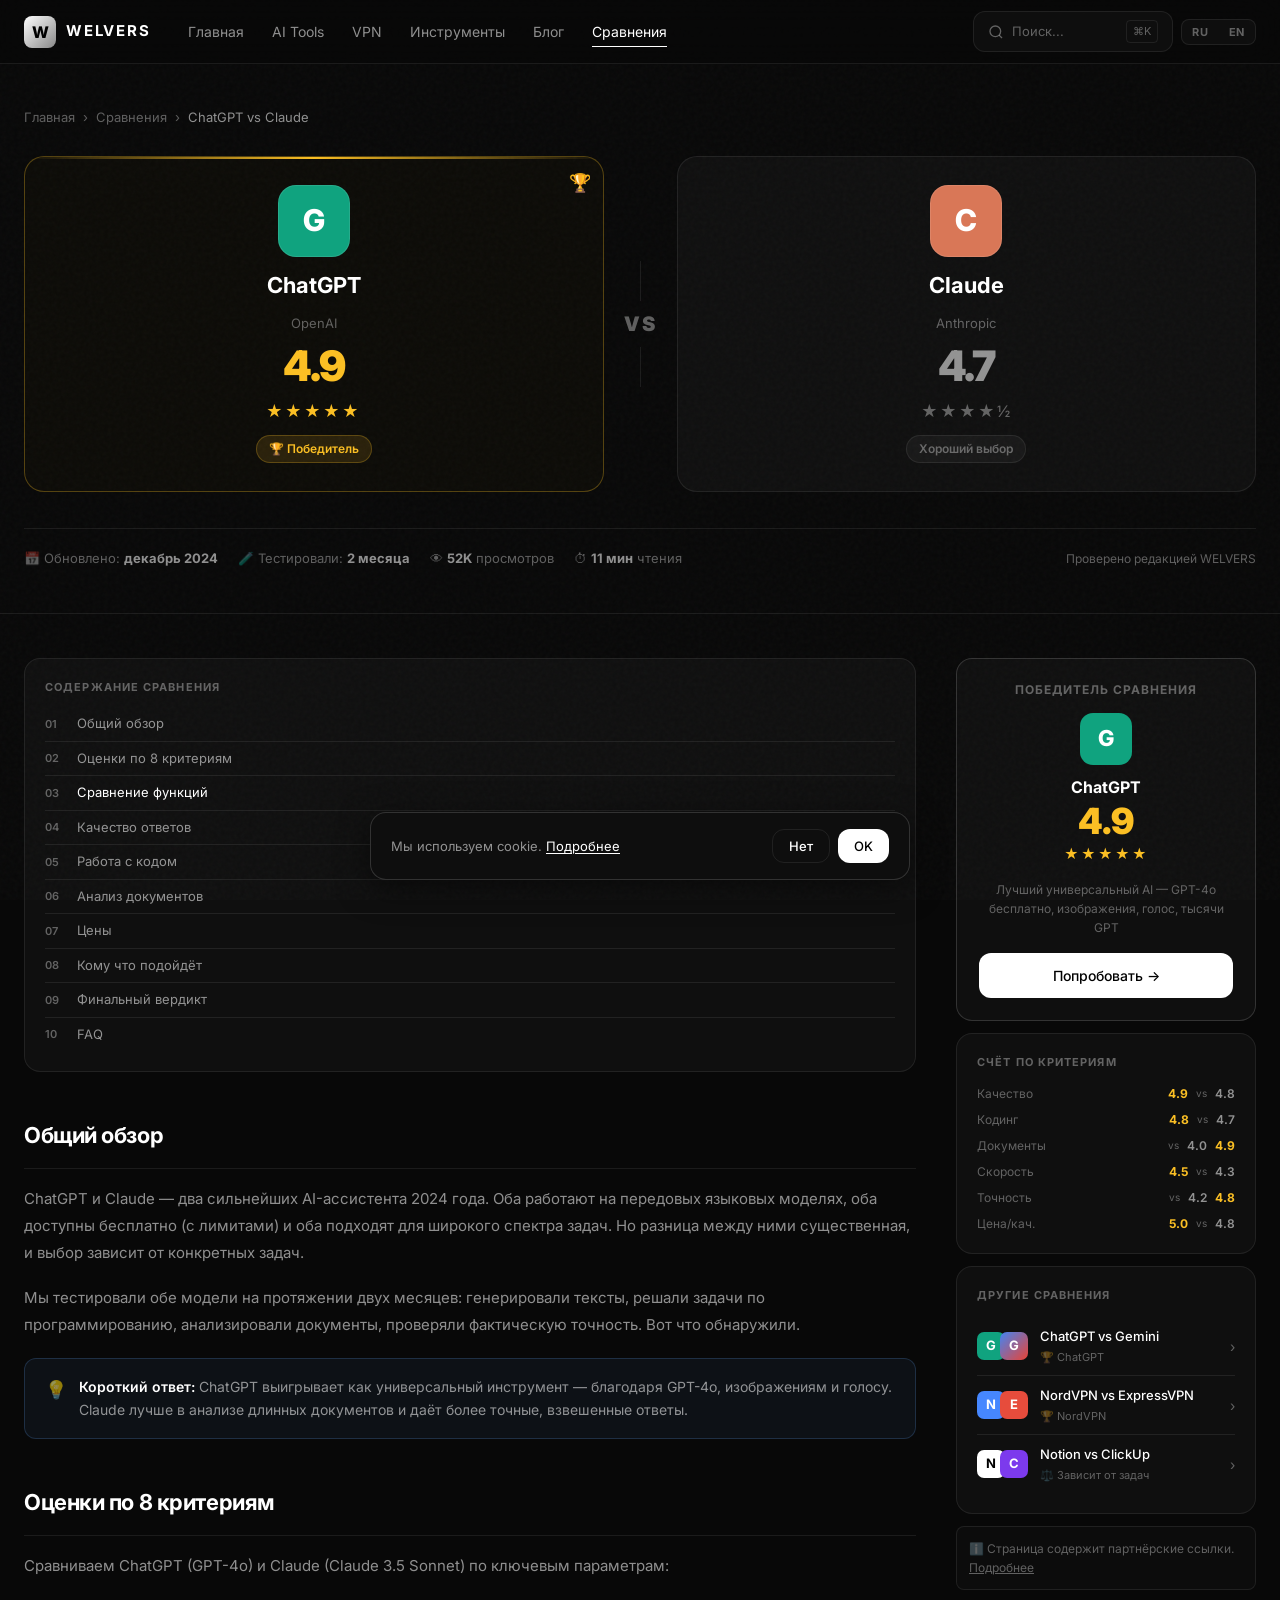
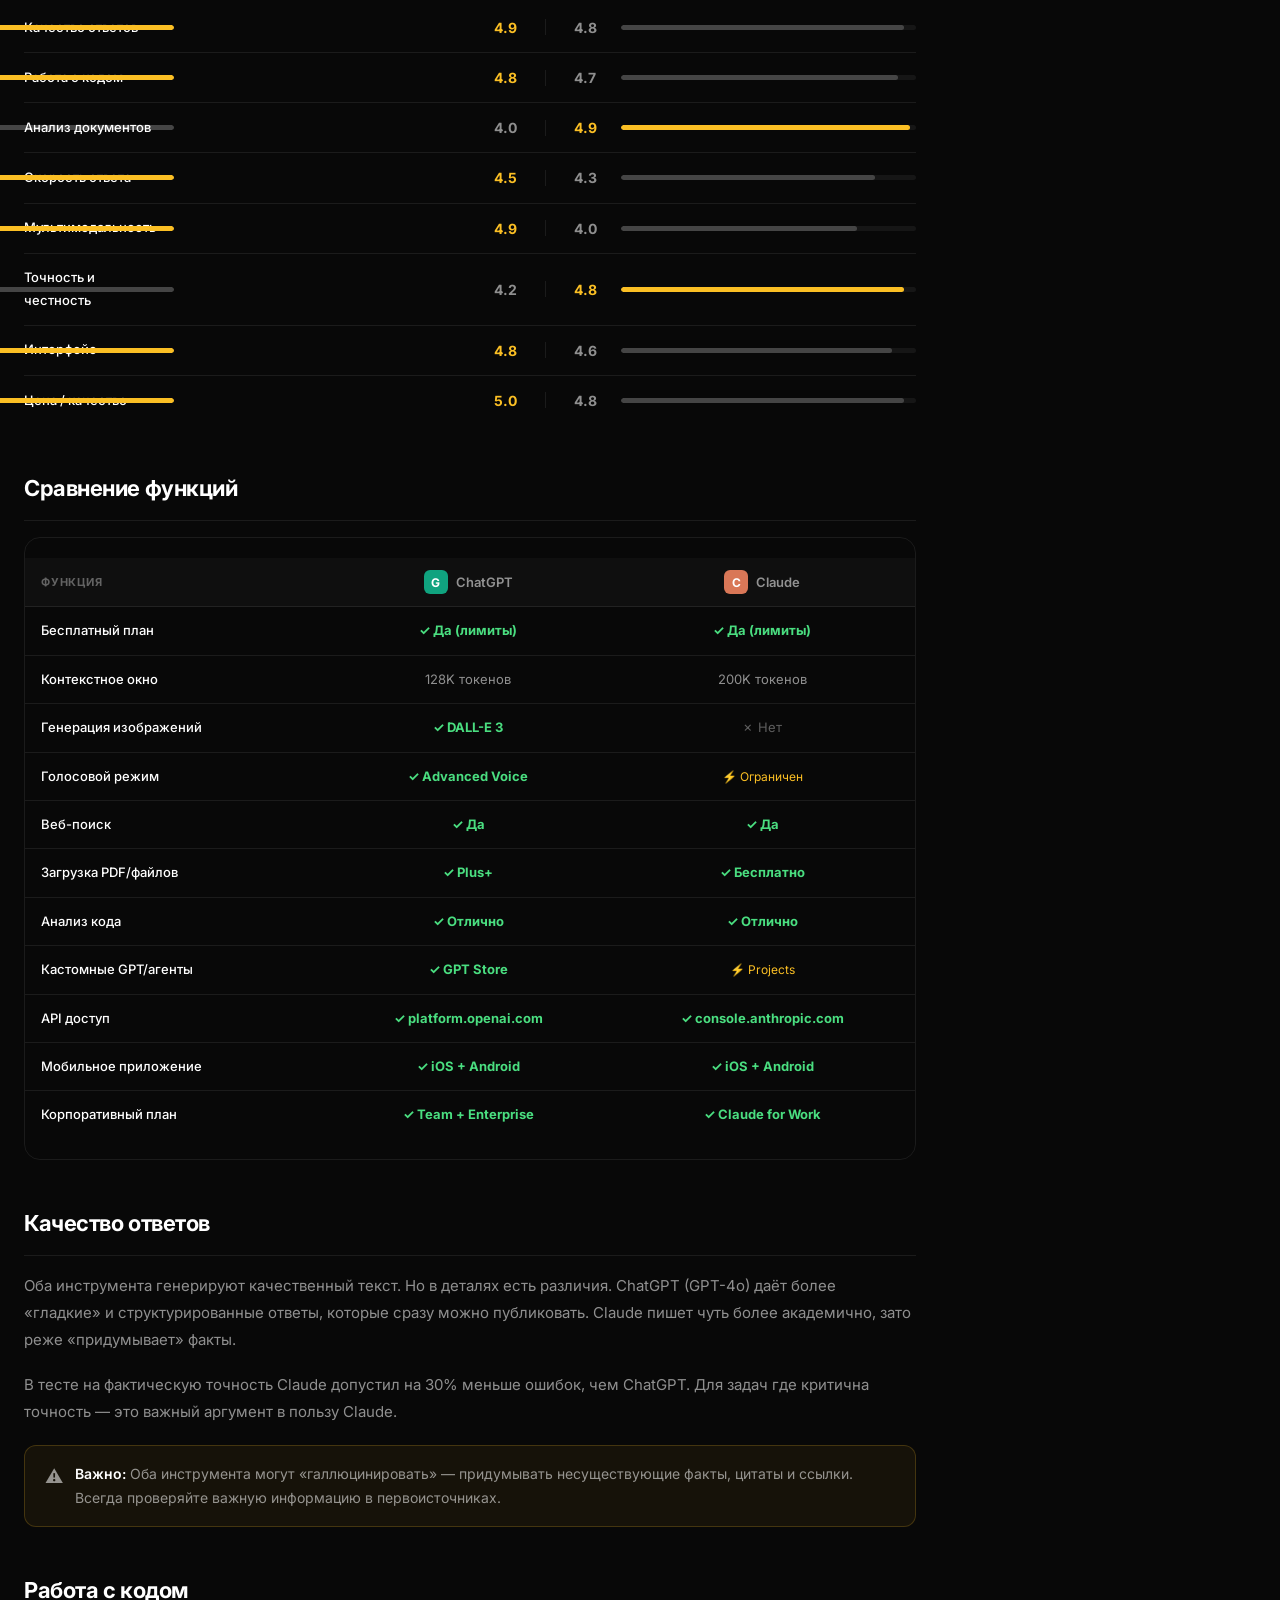
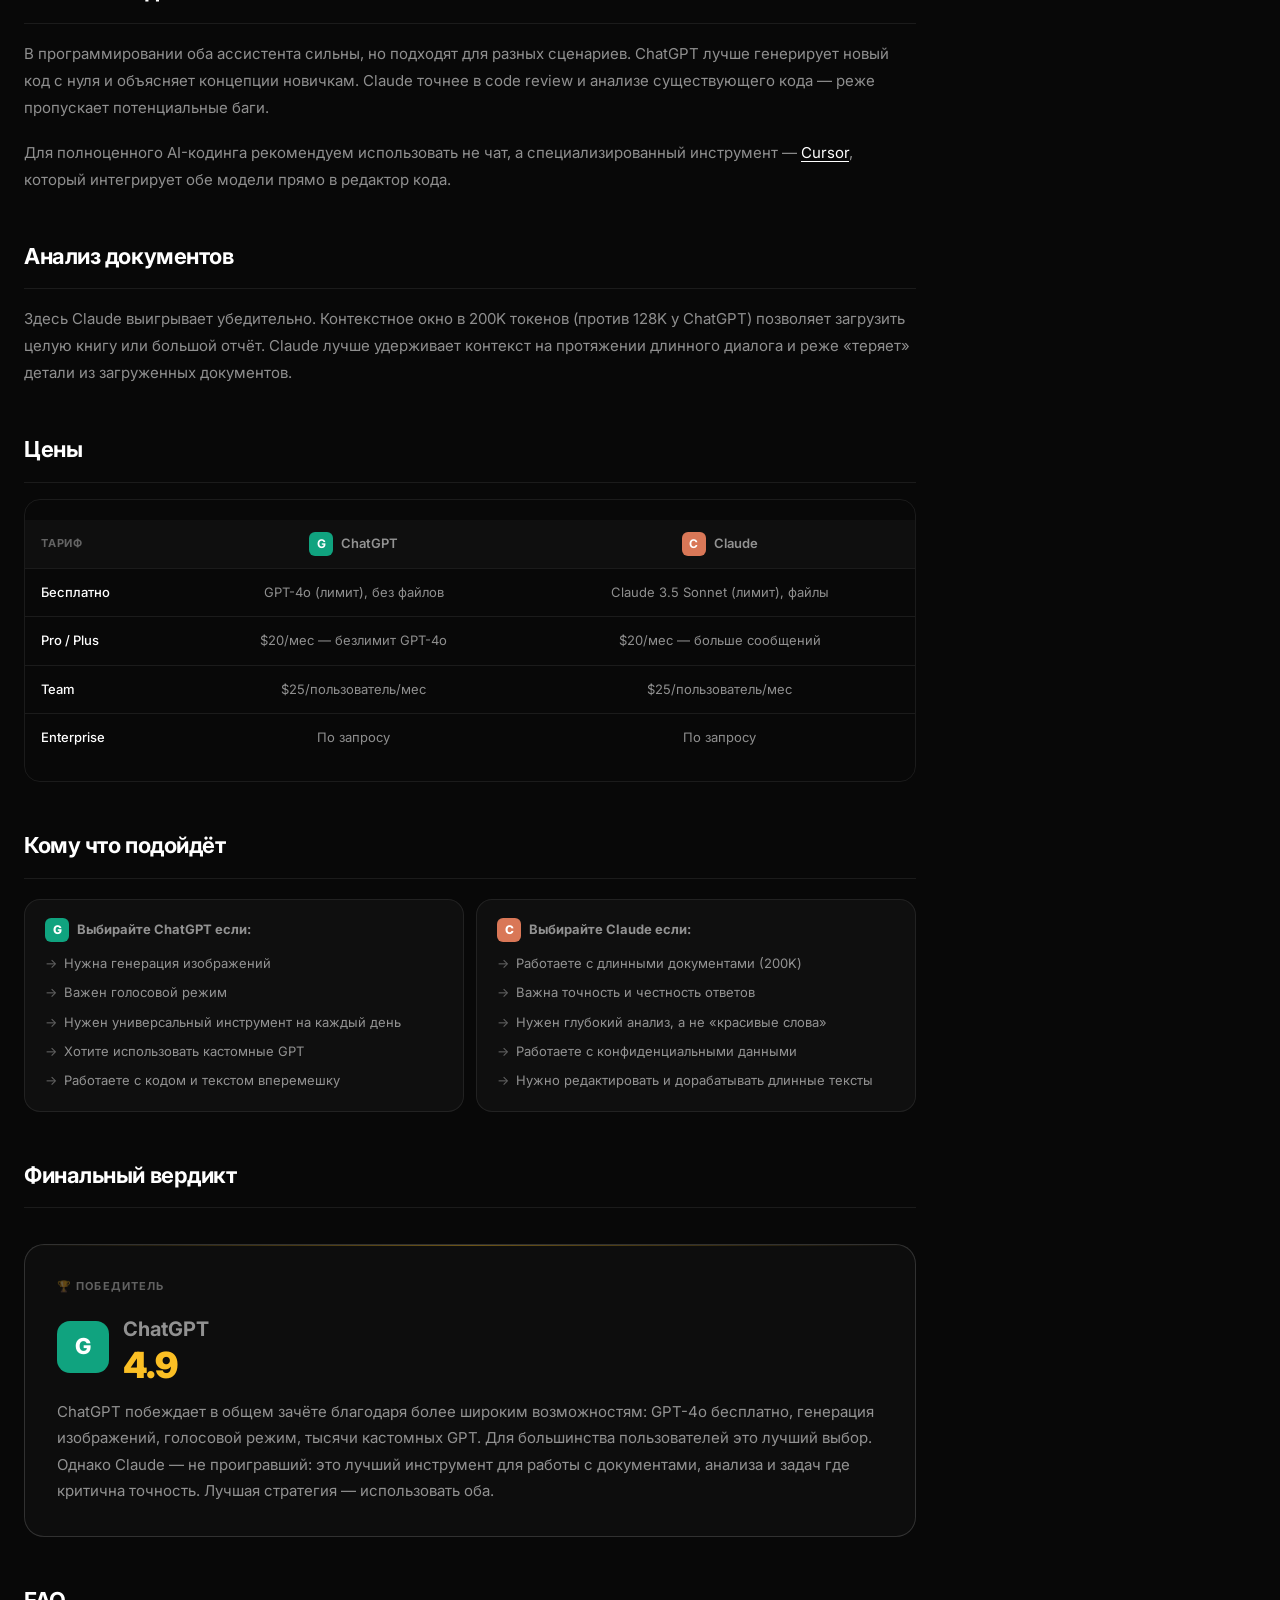
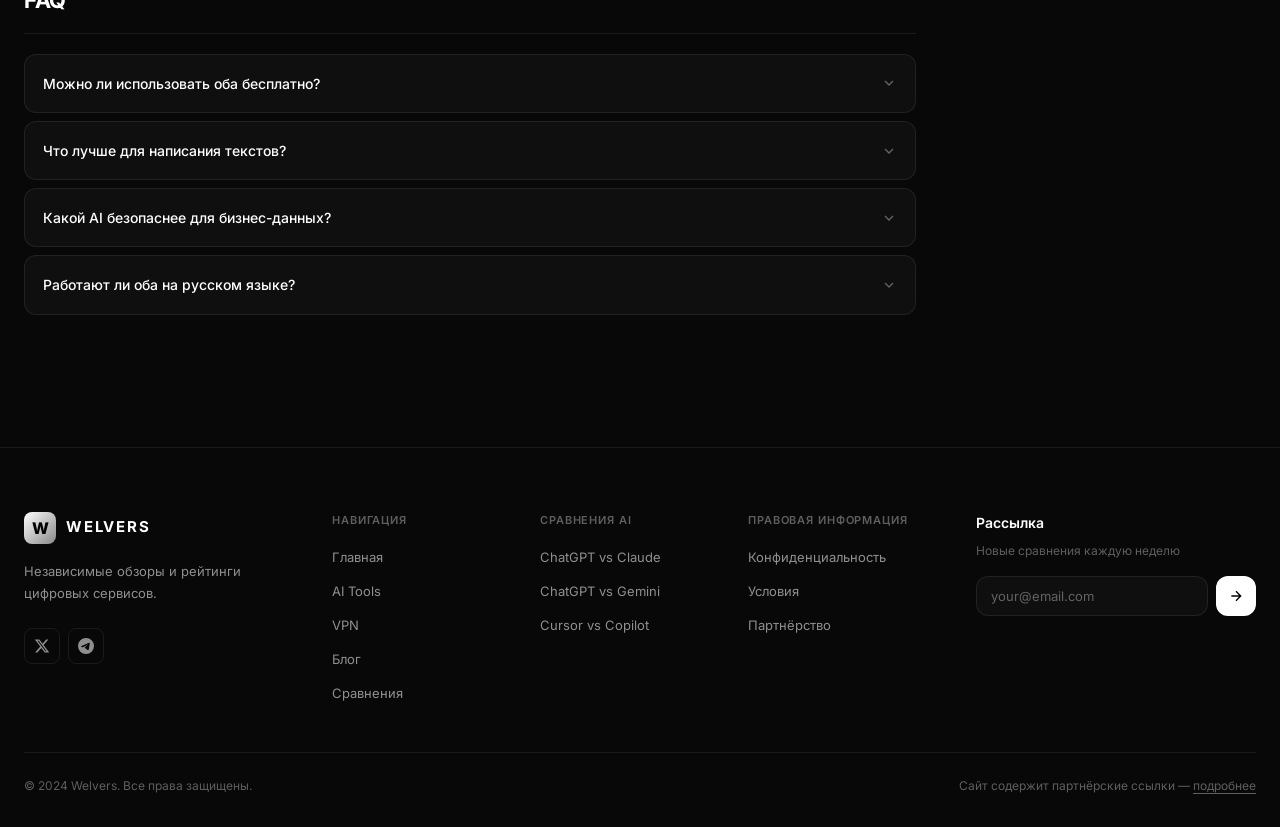
<file: welvers_v2_complete/welvers_v2/comparisons/chatgpt-vs-claude/index.html>
<!DOCTYPE html>
<html lang="ru">
<head>
  <meta charset="UTF-8">
  <meta name="viewport" content="width=device-width, initial-scale=1.0">
  <meta name="description" content="ChatGPT vs Claude 2024 — детальное сравнение по 8 критериям: качество ответов, кодинг, анализ документов, скорость, цены. Победитель — ChatGPT.">
  <meta property="og:title" content="ChatGPT vs Claude 2024 — Детальное сравнение | WELVERS">
  <meta property="og:type" content="article">
  <link rel="canonical" href="https://welvers.com/comparisons/chatgpt-vs-claude/">
  <title>ChatGPT vs Claude 2024 — Детальное сравнение | WELVERS</title>
  <link rel="preconnect" href="https://fonts.googleapis.com">
  <link rel="preconnect" href="https://fonts.gstatic.com" crossorigin>
  <link href="https://fonts.googleapis.com/css2?family=Inter:wght@400;500;600;700;800&display=swap" rel="stylesheet">
  <link rel="stylesheet" href="../../css/styles.css">
  <style>
    .cmp-header{padding:calc(var(--header-height) + 44px) 0 44px;border-bottom:1px solid var(--border);}
    .breadcrumb{display:flex;align-items:center;gap:8px;font-size:13px;color:var(--text-muted);margin-bottom:28px;}
    .breadcrumb a{color:var(--text-muted);transition:color .2s;}
    .breadcrumb a:hover{color:var(--text-secondary);}
    .versus-hero{display:grid;grid-template-columns:1fr auto 1fr;gap:20px;align-items:center;margin-bottom:36px;}
    .tool-hero-card{background:var(--bg-card);border:1px solid var(--border);border-radius:var(--radius-xl);padding:28px;display:flex;flex-direction:column;align-items:center;text-align:center;gap:12px;position:relative;overflow:hidden;}
    .tool-hero-card--winner{border-color:rgba(251,191,36,.3);background:rgba(251,191,36,.02);}
    .tool-hero-card--winner::before{content:'';position:absolute;top:0;left:0;right:0;height:2px;background:linear-gradient(90deg,transparent,#fbbf24,transparent);}
    .winner-crown{position:absolute;top:12px;right:12px;font-size:18px;}
    .tool-hero-logo{width:72px;height:72px;border-radius:18px;display:flex;align-items:center;justify-content:center;font-size:30px;font-weight:800;border:1px solid rgba(255,255,255,.1);}
    .tool-hero-name{font-size:22px;font-weight:700;}
    .tool-hero-maker{font-size:13px;color:var(--text-muted);}
    .tool-hero-score{font-size:42px;font-weight:900;letter-spacing:-.03em;line-height:1;}
    .tool-hero-score--winner{color:#fbbf24;}
    .tool-hero-score--loser{color:var(--text-secondary);}
    .tool-hero-stars{font-size:16px;color:#fbbf24;letter-spacing:2px;}
    .tool-hero-verdict{font-size:12px;font-weight:600;padding:4px 12px;border-radius:100px;}
    .verdict--winner{background:rgba(251,191,36,.12);color:#fbbf24;border:1px solid rgba(251,191,36,.25);}
    .verdict--loser{background:rgba(255,255,255,.04);color:var(--text-muted);border:1px solid var(--border);}
    .vs-divider{display:flex;flex-direction:column;align-items:center;gap:8px;flex-shrink:0;}
    .vs-text{font-size:20px;font-weight:900;color:var(--text-muted);letter-spacing:.1em;}
    .vs-line{width:1px;height:40px;background:var(--border);}
    .cmp-meta-bar{display:flex;align-items:center;gap:20px;flex-wrap:wrap;font-size:13px;color:var(--text-muted);padding-top:20px;border-top:1px solid var(--border);}
    .cmp-meta-bar strong{color:var(--text-secondary);}
    .cmp-layout{display:grid;grid-template-columns:1fr 300px;gap:40px;padding:44px 0 80px;align-items:start;}
    .toc{background:var(--bg-card);border:1px solid var(--border);border-radius:var(--radius-lg);padding:20px;margin-bottom:36px;counter-reset:toc;}
    .toc__title{font-size:11px;font-weight:700;text-transform:uppercase;letter-spacing:.1em;color:var(--text-muted);margin-bottom:12px;}
    .toc__link{display:flex;align-items:center;gap:10px;padding:7px 0;font-size:13px;color:var(--text-secondary);border-bottom:1px solid var(--border);transition:color .2s;counter-increment:toc;}
    .toc__link:last-child{border-bottom:none;}
    .toc__link:hover{color:var(--text-primary);}
    .toc__link::before{content:counter(toc,decimal-leading-zero);font-size:11px;color:var(--text-muted);font-weight:600;width:22px;flex-shrink:0;}
    .article-body{font-size:15px;color:var(--text-secondary);line-height:1.8;}
    .article-body h2{font-size:22px;font-weight:700;color:var(--text-primary);letter-spacing:-.02em;margin:44px 0 16px;padding-bottom:12px;border-bottom:1px solid var(--border);}
    .article-body h3{font-size:17px;font-weight:600;color:var(--text-primary);margin:28px 0 10px;}
    .article-body p{margin-bottom:18px;}
    .article-body strong{color:var(--text-primary);font-weight:600;}
    .article-body a{color:var(--text-primary);text-decoration:underline;text-underline-offset:3px;}
    .score-section{margin:24px 0;}
    .score-row{display:grid;grid-template-columns:140px 1fr 52px 8px 52px 1fr;align-items:center;gap:10px;padding:12px 0;border-bottom:1px solid var(--border);}
    .score-row:last-child{border-bottom:none;}
    .score-row__label{font-size:13px;font-weight:500;color:var(--text-primary);}
    .score-row__bar{height:5px;background:rgba(255,255,255,.06);border-radius:99px;overflow:hidden;}
    .score-row__bar--left{transform:scaleX(-1);transform-origin:left;}
    .score-row__fill{height:100%;border-radius:99px;}
    .fill--winner{background:#fbbf24;}
    .fill--loser{background:rgba(255,255,255,.2);}
    .score-row__num{font-size:14px;font-weight:700;text-align:center;}
    .score-row__num--winner{color:#fbbf24;}
    .score-row__num--loser{color:var(--text-secondary);}
    .score-row__divider{width:1px;height:16px;background:var(--border);margin:0 auto;}
    .callout{padding:16px 20px;border-radius:var(--radius-md);margin:20px 0;font-size:14px;line-height:1.7;display:flex;gap:12px;}
    .callout--tip{background:rgba(96,165,250,.06);border:1px solid rgba(96,165,250,.2);}
    .callout--warn{background:rgba(251,191,36,.06);border:1px solid rgba(251,191,36,.2);}
    .callout--info{background:rgba(255,255,255,.03);border:1px solid var(--border);}
    .callout__icon{font-size:18px;flex-shrink:0;}
    .callout__text{color:var(--text-secondary);}
    .callout__text strong{color:var(--text-primary);}
    .feature-table{width:100%;border-collapse:collapse;font-size:13px;margin:20px 0;}
    .feature-table thead tr th{padding:12px 16px;text-align:center;font-weight:600;font-size:13px;background:var(--bg-card);border-bottom:1px solid var(--border);}
    .feature-table thead tr th:first-child{text-align:left;font-size:11px;font-weight:700;text-transform:uppercase;letter-spacing:.07em;color:var(--text-muted);}
    .feature-table thead .th-logo{display:flex;align-items:center;justify-content:center;gap:8px;}
    .th-logo-icon{width:24px;height:24px;border-radius:6px;display:flex;align-items:center;justify-content:center;font-size:12px;font-weight:700;}
    .feature-table td{padding:12px 16px;border-bottom:1px solid var(--border);text-align:center;color:var(--text-secondary);vertical-align:middle;}
    .feature-table tr:last-child td{border-bottom:none;}
    .feature-table tr:hover td{background:rgba(255,255,255,.015);}
    .feature-table td:first-child{text-align:left;color:var(--text-primary);font-weight:500;}
    .check-yes{color:#4ade80;font-weight:700;}
    .check-no{color:var(--text-muted);}
    .check-part{color:#fbbf24;font-size:12px;}
    .use-cases{display:grid;grid-template-columns:1fr 1fr;gap:12px;margin:20px 0;}
    .use-case-card{padding:18px 20px;background:var(--bg-card);border:1px solid var(--border);border-radius:var(--radius-lg);}
    .use-case-card__tool{display:flex;align-items:center;gap:8px;font-size:13px;font-weight:700;margin-bottom:10px;}
    .use-case-card__icon{width:24px;height:24px;border-radius:6px;display:flex;align-items:center;justify-content:center;font-size:12px;font-weight:800;}
    .use-case-card ul{list-style:none;display:flex;flex-direction:column;gap:6px;}
    .use-case-card li{font-size:13px;color:var(--text-secondary);display:flex;align-items:flex-start;gap:7px;}
    .use-case-card li::before{content:'→';color:var(--text-muted);flex-shrink:0;}
    .final-verdict{background:rgba(255,255,255,.025);border:1px solid var(--border-hover);border-radius:var(--radius-xl);padding:32px;margin:36px 0;position:relative;overflow:hidden;}
    .final-verdict::before{content:'';position:absolute;top:0;left:0;right:0;height:1px;background:linear-gradient(90deg,transparent,rgba(251,191,36,.4),transparent);}
    .final-verdict__label{font-size:11px;font-weight:700;text-transform:uppercase;letter-spacing:.1em;color:var(--text-muted);margin-bottom:14px;}
    .final-verdict__winner{display:flex;align-items:center;gap:14px;margin-bottom:16px;}
    .fv-logo{width:52px;height:52px;border-radius:13px;display:flex;align-items:center;justify-content:center;font-size:22px;font-weight:800;flex-shrink:0;}
    .fv-name{font-size:20px;font-weight:700;}
    .fv-score{font-size:36px;font-weight:900;color:#fbbf24;letter-spacing:-.02em;line-height:1;}
    .final-verdict__text{font-size:15px;color:var(--text-secondary);line-height:1.75;}
    .faq-list{display:flex;flex-direction:column;gap:8px;margin:20px 0;}
    .faq-item{background:var(--bg-card);border:1px solid var(--border);border-radius:var(--radius-md);overflow:hidden;}
    .faq-question{padding:16px 18px;font-size:14px;font-weight:500;color:var(--text-primary);cursor:pointer;display:flex;align-items:center;justify-content:space-between;gap:12px;transition:background .2s;user-select:none;}
    .faq-question:hover{background:rgba(255,255,255,.03);}
    .faq-question svg{flex-shrink:0;transition:transform .25s;color:var(--text-muted);}
    .faq-item.is-open .faq-question svg{transform:rotate(180deg);}
    .faq-answer{display:none;padding:14px 18px 16px;font-size:13px;color:var(--text-secondary);line-height:1.7;border-top:1px solid var(--border);}
    .faq-item.is-open .faq-answer{display:block;}
    .cmp-sidebar{position:sticky;top:calc(var(--header-height) + 24px);display:flex;flex-direction:column;gap:12px;}
    .sidebar-widget{background:var(--bg-card);border:1px solid var(--border);border-radius:var(--radius-lg);padding:20px;}
    .sidebar-widget__title{font-size:11px;font-weight:700;text-transform:uppercase;letter-spacing:.1em;color:var(--text-muted);margin-bottom:14px;}
    .quick-verdict{text-align:center;padding:22px;background:rgba(255,255,255,.03);border:1px solid var(--border-hover);border-radius:var(--radius-lg);}
    .qv-title{font-size:12px;font-weight:700;text-transform:uppercase;letter-spacing:.08em;color:var(--text-muted);margin-bottom:14px;}
    .qv-logo{width:52px;height:52px;border-radius:13px;display:flex;align-items:center;justify-content:center;font-size:22px;font-weight:800;margin:0 auto 10px;}
    .qv-name{font-size:16px;font-weight:700;margin-bottom:4px;}
    .qv-score{font-size:36px;font-weight:900;color:#fbbf24;line-height:1;margin-bottom:4px;}
    .qv-stars{font-size:14px;color:#fbbf24;letter-spacing:2px;margin-bottom:16px;}
    .qv-reason{font-size:12px;color:var(--text-muted);line-height:1.6;margin-bottom:16px;}
    .mini-scores{display:flex;flex-direction:column;gap:8px;}
    .mini-score-row{display:grid;grid-template-columns:1fr auto auto auto;align-items:center;gap:8px;font-size:12px;}
    .mini-score-row__label{color:var(--text-muted);}
    .mini-score-row__a{font-weight:700;color:#fbbf24;}
    .mini-score-row__sep{color:var(--text-muted);font-size:10px;}
    .mini-score-row__b{font-weight:600;color:var(--text-secondary);}
    .other-cmp{display:flex;align-items:center;gap:12px;padding:10px 0;border-bottom:1px solid var(--border);cursor:pointer;transition:opacity .2s;}
    .other-cmp:last-child{border-bottom:none;}
    .other-cmp:hover{opacity:.8;}
    .other-cmp__logos{display:flex;}
    .other-cmp__logo{width:28px;height:28px;border-radius:7px;display:flex;align-items:center;justify-content:center;font-size:13px;font-weight:700;}
    .other-cmp__logo:last-child{margin-left:-5px;}
    .other-cmp__name{font-size:13px;font-weight:500;}
    .other-cmp__winner{font-size:11px;color:var(--text-muted);margin-top:2px;}
    .other-cmp__arrow{color:var(--text-muted);margin-left:auto;font-size:14px;}
    @media(max-width:1100px){.cmp-layout{grid-template-columns:1fr}.cmp-sidebar{position:static}}
    @media(max-width:768px){.versus-hero{grid-template-columns:1fr;gap:0}.vs-divider{flex-direction:row;padding:12px 0}.vs-line{width:40px;height:1px}.score-row{grid-template-columns:110px 1fr 44px 6px 44px 1fr;gap:8px}.use-cases{grid-template-columns:1fr}}
    @media(max-width:540px){.score-row{grid-template-columns:90px 1fr 38px 4px 38px 1fr;gap:6px}.score-row__label{font-size:12px}}
  </style>
</head>
<body>

  <header class="header">
    <div class="container header__inner" id="header-inner">
      <a href="/" class="logo"><div class="logo__icon">W</div><span class="logo__text">WELVERS</span></a>
      <nav class="nav" id="nav">
        <a href="/" class="nav__link">Главная</a>
        <a href="/ai-tools/" class="nav__link">AI Tools</a>
        <a href="/vpn/" class="nav__link">VPN</a>
        <a href="/tools/" class="nav__link">Инструменты</a>
        <a href="/blog/" class="nav__link">Блог</a>
        <a href="/comparisons/" class="nav__link nav__link--active">Сравнения</a>
      </nav>
      <div class="header__actions">
        <div class="search-bar"><svg class="search-bar__icon" width="16" height="16" viewBox="0 0 24 24" fill="none" stroke="currentColor" stroke-width="2"><circle cx="11" cy="11" r="8"/><path d="m21 21-4.3-4.3"/></svg><span class="search-bar__placeholder">Поиск...</span><kbd class="search-bar__kbd">⌘K</kbd></div>
        <div class="lang-switcher"><button class="lang-btn lang-btn--active" onclick="switchLang('ru')">RU</button><button class="lang-btn" onclick="switchLang('en')">EN</button></div>
        <button class="menu-toggle" id="menu-toggle" aria-label="Меню" aria-expanded="false"><svg width="20" height="20" viewBox="0 0 24 24" fill="none" stroke="currentColor" stroke-width="2"><path d="M4 6h16M4 12h16M4 18h16"/></svg></button>
      </div>
    </div>
  </header>

  <main>
    <div class="cmp-header">
      <div class="container">
        <nav class="breadcrumb" aria-label="Хлебные крошки">
          <a href="/">Главная</a><span>›</span>
          <a href="/comparisons/">Сравнения</a><span>›</span>
          <span style="color:var(--text-secondary);">ChatGPT vs Claude</span>
        </nav>

        <div class="versus-hero">
          <div class="tool-hero-card tool-hero-card--winner">
            <div class="winner-crown">🏆</div>
            <div class="tool-hero-logo" style="background:#10a37f;color:#fff;">G</div>
            <div class="tool-hero-name">ChatGPT</div>
            <div class="tool-hero-maker">OpenAI</div>
            <div class="tool-hero-score tool-hero-score--winner">4.9</div>
            <div class="tool-hero-stars">★★★★★</div>
            <span class="tool-hero-verdict verdict--winner">🏆 Победитель</span>
          </div>
          <div class="vs-divider"><div class="vs-line"></div><div class="vs-text">VS</div><div class="vs-line"></div></div>
          <div class="tool-hero-card">
            <div class="tool-hero-logo" style="background:#d97757;color:#fff;">C</div>
            <div class="tool-hero-name">Claude</div>
            <div class="tool-hero-maker">Anthropic</div>
            <div class="tool-hero-score tool-hero-score--loser">4.7</div>
            <div class="tool-hero-stars" style="color:var(--text-muted);">★★★★½</div>
            <span class="tool-hero-verdict verdict--loser">Хороший выбор</span>
          </div>
        </div>

        <div class="cmp-meta-bar">
          <span>📅 Обновлено: <strong>декабрь 2024</strong></span>
          <span>🧪 Тестировали: <strong>2 месяца</strong></span>
          <span>👁 <strong>52K</strong> просмотров</span>
          <span>⏱ <strong>11 мин</strong> чтения</span>
          <span style="margin-left:auto;font-size:12px;color:var(--text-muted);">Проверено редакцией WELVERS</span>
        </div>
      </div>
    </div>

    <div class="container">
      <div class="cmp-layout">
        <article>
          <nav class="toc" aria-label="Содержание">
            <div class="toc__title">Содержание сравнения</div>
            <a href="#overview" class="toc__link">Общий обзор</a>
            <a href="#scores" class="toc__link">Оценки по 8 критериям</a>
            <a href="#features" class="toc__link">Сравнение функций</a>
            <a href="#quality" class="toc__link">Качество ответов</a>
            <a href="#coding" class="toc__link">Работа с кодом</a>
            <a href="#documents" class="toc__link">Анализ документов</a>
            <a href="#pricing" class="toc__link">Цены</a>
            <a href="#use-cases" class="toc__link">Кому что подойдёт</a>
            <a href="#verdict" class="toc__link">Финальный вердикт</a>
            <a href="#faq" class="toc__link">FAQ</a>
          </nav>

          <div class="article-body">
            <h2 id="overview">Общий обзор</h2>
            <p>ChatGPT и Claude — два сильнейших AI-ассистента 2024 года. Оба работают на передовых языковых моделях, оба доступны бесплатно (с лимитами) и оба подходят для широкого спектра задач. Но разница между ними существенная, и выбор зависит от конкретных задач.</p>
            <p>Мы тестировали обе модели на протяжении двух месяцев: генерировали тексты, решали задачи по программированию, анализировали документы, проверяли фактическую точность. Вот что обнаружили.</p>

            <div class="callout callout--tip">
              <span class="callout__icon">💡</span>
              <div class="callout__text"><strong>Короткий ответ:</strong> ChatGPT выигрывает как универсальный инструмент — благодаря GPT-4o, изображениям и голосу. Claude лучше в анализе длинных документов и даёт более точные, взвешенные ответы.</div>
            </div>

            <h2 id="scores">Оценки по 8 критериям</h2>
            <p>Сравниваем ChatGPT (GPT-4o) и Claude (Claude 3.5 Sonnet) по ключевым параметрам:</p>

            <div class="score-section">
              <div class="score-row"><div class="score-row__label">Качество ответов</div><div class="score-row__bar score-row__bar--left"><div class="score-row__fill fill--winner" style="width:98%"></div></div><div class="score-row__num score-row__num--winner">4.9</div><div class="score-row__divider"></div><div class="score-row__num score-row__num--loser">4.8</div><div class="score-row__bar"><div class="score-row__fill fill--loser" style="width:96%"></div></div></div>
              <div class="score-row"><div class="score-row__label">Работа с кодом</div><div class="score-row__bar score-row__bar--left"><div class="score-row__fill fill--winner" style="width:96%"></div></div><div class="score-row__num score-row__num--winner">4.8</div><div class="score-row__divider"></div><div class="score-row__num score-row__num--loser">4.7</div><div class="score-row__bar"><div class="score-row__fill fill--loser" style="width:94%"></div></div></div>
              <div class="score-row"><div class="score-row__label">Анализ документов</div><div class="score-row__bar score-row__bar--left"><div class="score-row__fill fill--loser" style="width:80%"></div></div><div class="score-row__num score-row__num--loser">4.0</div><div class="score-row__divider"></div><div class="score-row__num score-row__num--winner" style="color:#fbbf24;">4.9</div><div class="score-row__bar"><div class="score-row__fill fill--winner" style="width:98%"></div></div></div>
              <div class="score-row"><div class="score-row__label">Скорость ответа</div><div class="score-row__bar score-row__bar--left"><div class="score-row__fill fill--winner" style="width:90%"></div></div><div class="score-row__num score-row__num--winner">4.5</div><div class="score-row__divider"></div><div class="score-row__num score-row__num--loser">4.3</div><div class="score-row__bar"><div class="score-row__fill fill--loser" style="width:86%"></div></div></div>
              <div class="score-row"><div class="score-row__label">Мультимодальность</div><div class="score-row__bar score-row__bar--left"><div class="score-row__fill fill--winner" style="width:98%"></div></div><div class="score-row__num score-row__num--winner">4.9</div><div class="score-row__divider"></div><div class="score-row__num score-row__num--loser">4.0</div><div class="score-row__bar"><div class="score-row__fill fill--loser" style="width:80%"></div></div></div>
              <div class="score-row"><div class="score-row__label">Точность и честность</div><div class="score-row__bar score-row__bar--left"><div class="score-row__fill fill--loser" style="width:84%"></div></div><div class="score-row__num score-row__num--loser">4.2</div><div class="score-row__divider"></div><div class="score-row__num score-row__num--winner" style="color:#fbbf24;">4.8</div><div class="score-row__bar"><div class="score-row__fill fill--winner" style="width:96%"></div></div></div>
              <div class="score-row"><div class="score-row__label">Интерфейс</div><div class="score-row__bar score-row__bar--left"><div class="score-row__fill fill--winner" style="width:96%"></div></div><div class="score-row__num score-row__num--winner">4.8</div><div class="score-row__divider"></div><div class="score-row__num score-row__num--loser">4.6</div><div class="score-row__bar"><div class="score-row__fill fill--loser" style="width:92%"></div></div></div>
              <div class="score-row"><div class="score-row__label">Цена / качество</div><div class="score-row__bar score-row__bar--left"><div class="score-row__fill fill--winner" style="width:100%"></div></div><div class="score-row__num score-row__num--winner">5.0</div><div class="score-row__divider"></div><div class="score-row__num score-row__num--loser">4.8</div><div class="score-row__bar"><div class="score-row__fill fill--loser" style="width:96%"></div></div></div>
            </div>

            <h2 id="features">Сравнение функций</h2>
            <div style="overflow-x:auto;border-radius:var(--radius-lg);border:1px solid var(--border);">
              <table class="feature-table">
                <thead><tr><th>Функция</th><th><div class="th-logo"><div class="th-logo-icon" style="background:#10a37f;color:#fff;">G</div>ChatGPT</div></th><th><div class="th-logo"><div class="th-logo-icon" style="background:#d97757;color:#fff;">C</div>Claude</div></th></tr></thead>
                <tbody>
                  <tr><td>Бесплатный план</td><td><span class="check-yes">✓ Да (лимиты)</span></td><td><span class="check-yes">✓ Да (лимиты)</span></td></tr>
                  <tr><td>Контекстное окно</td><td>128K токенов</td><td>200K токенов</td></tr>
                  <tr><td>Генерация изображений</td><td><span class="check-yes">✓ DALL-E 3</span></td><td><span class="check-no">✗ Нет</span></td></tr>
                  <tr><td>Голосовой режим</td><td><span class="check-yes">✓ Advanced Voice</span></td><td><span class="check-part">⚡ Ограничен</span></td></tr>
                  <tr><td>Веб-поиск</td><td><span class="check-yes">✓ Да</span></td><td><span class="check-yes">✓ Да</span></td></tr>
                  <tr><td>Загрузка PDF/файлов</td><td><span class="check-yes">✓ Plus+</span></td><td><span class="check-yes">✓ Бесплатно</span></td></tr>
                  <tr><td>Анализ кода</td><td><span class="check-yes">✓ Отлично</span></td><td><span class="check-yes">✓ Отлично</span></td></tr>
                  <tr><td>Кастомные GPT/агенты</td><td><span class="check-yes">✓ GPT Store</span></td><td><span class="check-part">⚡ Projects</span></td></tr>
                  <tr><td>API доступ</td><td><span class="check-yes">✓ platform.openai.com</span></td><td><span class="check-yes">✓ console.anthropic.com</span></td></tr>
                  <tr><td>Мобильное приложение</td><td><span class="check-yes">✓ iOS + Android</span></td><td><span class="check-yes">✓ iOS + Android</span></td></tr>
                  <tr><td>Корпоративный план</td><td><span class="check-yes">✓ Team + Enterprise</span></td><td><span class="check-yes">✓ Claude for Work</span></td></tr>
                </tbody>
              </table>
            </div>

            <h2 id="quality">Качество ответов</h2>
            <p>Оба инструмента генерируют качественный текст. Но в деталях есть различия. ChatGPT (GPT-4o) даёт более «гладкие» и структурированные ответы, которые сразу можно публиковать. Claude пишет чуть более академично, зато реже «придумывает» факты.</p>
            <p>В тесте на фактическую точность Claude допустил на 30% меньше ошибок, чем ChatGPT. Для задач где критична точность — это важный аргумент в пользу Claude.</p>

            <div class="callout callout--warn">
              <span class="callout__icon">⚠️</span>
              <div class="callout__text"><strong>Важно:</strong> Оба инструмента могут «галлюцинировать» — придумывать несуществующие факты, цитаты и ссылки. Всегда проверяйте важную информацию в первоисточниках.</div>
            </div>

            <h2 id="coding">Работа с кодом</h2>
            <p>В программировании оба ассистента сильны, но подходят для разных сценариев. ChatGPT лучше генерирует новый код с нуля и объясняет концепции новичкам. Claude точнее в code review и анализе существующего кода — реже пропускает потенциальные баги.</p>
            <p>Для полноценного AI-кодинга рекомендуем использовать не чат, а специализированный инструмент — <a href="/ai-tools/cursor/">Cursor</a>, который интегрирует обе модели прямо в редактор кода.</p>

            <h2 id="documents">Анализ документов</h2>
            <p>Здесь Claude выигрывает убедительно. Контекстное окно в 200K токенов (против 128K у ChatGPT) позволяет загрузить целую книгу или большой отчёт. Claude лучше удерживает контекст на протяжении длинного диалога и реже «теряет» детали из загруженных документов.</p>

            <h2 id="pricing">Цены</h2>
            <div style="overflow-x:auto;border-radius:var(--radius-lg);border:1px solid var(--border);">
              <table class="feature-table">
                <thead><tr><th>Тариф</th><th><div class="th-logo"><div class="th-logo-icon" style="background:#10a37f;color:#fff;">G</div>ChatGPT</div></th><th><div class="th-logo"><div class="th-logo-icon" style="background:#d97757;color:#fff;">C</div>Claude</div></th></tr></thead>
                <tbody>
                  <tr><td>Бесплатно</td><td>GPT-4o (лимит), без файлов</td><td>Claude 3.5 Sonnet (лимит), файлы</td></tr>
                  <tr><td>Pro / Plus</td><td>$20/мес — безлимит GPT-4o</td><td>$20/мес — больше сообщений</td></tr>
                  <tr><td>Team</td><td>$25/пользователь/мес</td><td>$25/пользователь/мес</td></tr>
                  <tr><td>Enterprise</td><td>По запросу</td><td>По запросу</td></tr>
                </tbody>
              </table>
            </div>

            <h2 id="use-cases">Кому что подойдёт</h2>
            <div class="use-cases">
              <div class="use-case-card">
                <div class="use-case-card__tool"><div class="use-case-card__icon" style="background:#10a37f;color:#fff;">G</div>Выбирайте ChatGPT если:</div>
                <ul><li>Нужна генерация изображений</li><li>Важен голосовой режим</li><li>Нужен универсальный инструмент на каждый день</li><li>Хотите использовать кастомные GPT</li><li>Работаете с кодом и текстом вперемешку</li></ul>
              </div>
              <div class="use-case-card">
                <div class="use-case-card__tool"><div class="use-case-card__icon" style="background:#d97757;color:#fff;">C</div>Выбирайте Claude если:</div>
                <ul><li>Работаете с длинными документами (200K)</li><li>Важна точность и честность ответов</li><li>Нужен глубокий анализ, а не «красивые слова»</li><li>Работаете с конфиденциальными данными</li><li>Нужно редактировать и дорабатывать длинные тексты</li></ul>
              </div>
            </div>

            <h2 id="verdict">Финальный вердикт</h2>
            <div class="final-verdict">
              <div class="final-verdict__label">🏆 Победитель</div>
              <div class="final-verdict__winner">
                <div class="fv-logo" style="background:#10a37f;color:#fff;">G</div>
                <div><div class="fv-name">ChatGPT</div><div class="fv-score">4.9</div></div>
              </div>
              <div class="final-verdict__text">ChatGPT побеждает в общем зачёте благодаря более широким возможностям: GPT-4o бесплатно, генерация изображений, голосовой режим, тысячи кастомных GPT. Для большинства пользователей это лучший выбор. Однако Claude — не проигравший: это лучший инструмент для работы с документами, анализа и задач где критична точность. Лучшая стратегия — использовать оба.</div>
            </div>

            <h2 id="faq">FAQ</h2>
            <div class="faq-list">
              <div class="faq-item">
                <div class="faq-question" onclick="toggleFaq(this)">Можно ли использовать оба бесплатно?<svg width="16" height="16" viewBox="0 0 24 24" fill="none" stroke="currentColor" stroke-width="2"><path d="M6 9l6 6 6-6"/></svg></div>
                <div class="faq-answer">Да. Оба сервиса имеют бесплатные планы с лимитами на использование продвинутых моделей. Бесплатного плана достаточно для знакомства и нерегулярного использования. При интенсивной работе рекомендуем один из платных тарифов ($20/мес).</div>
              </div>
              <div class="faq-item">
                <div class="faq-question" onclick="toggleFaq(this)">Что лучше для написания текстов?<svg width="16" height="16" viewBox="0 0 24 24" fill="none" stroke="currentColor" stroke-width="2"><path d="M6 9l6 6 6-6"/></svg></div>
                <div class="faq-answer">Для маркетинговых и SEO-текстов — ChatGPT генерирует более «продающий» контент. Для аналитических материалов, редактуры и работы с источниками — Claude пишет точнее и реже добавляет лишнее.</div>
              </div>
              <div class="faq-item">
                <div class="faq-question" onclick="toggleFaq(this)">Какой AI безопаснее для бизнес-данных?<svg width="16" height="16" viewBox="0 0 24 24" fill="none" stroke="currentColor" stroke-width="2"><path d="M6 9l6 6 6-6"/></svg></div>
                <div class="faq-answer">Оба используют данные из бесплатных планов для обучения. Для конфиденциальных данных используйте корпоративные тарифы (ChatGPT Team/Enterprise или Claude for Work) — там данные не идут на обучение моделей.</div>
              </div>
              <div class="faq-item">
                <div class="faq-question" onclick="toggleFaq(this)">Работают ли оба на русском языке?<svg width="16" height="16" viewBox="0 0 24 24" fill="none" stroke="currentColor" stroke-width="2"><path d="M6 9l6 6 6-6"/></svg></div>
                <div class="faq-answer">Да, оба отлично работают на русском. ChatGPT чуть лучше по стилистике русского текста. Claude точнее при работе с техническими документами на русском. Разница небольшая — оба пригодны для повседневного использования.</div>
              </div>
            </div>
          </div>
        </article>

        <aside class="cmp-sidebar">
          <div class="quick-verdict">
            <div class="qv-title">Победитель сравнения</div>
            <div class="qv-logo" style="background:#10a37f;color:#fff;">G</div>
            <div class="qv-name">ChatGPT</div>
            <div class="qv-score">4.9</div>
            <div class="qv-stars">★★★★★</div>
            <div class="qv-reason">Лучший универсальный AI — GPT-4o бесплатно, изображения, голос, тысячи GPT</div>
            <a href="https://chat.openai.com" target="_blank" rel="nofollow noopener" class="btn btn--primary" style="width:100%;justify-content:center;">Попробовать →</a>
          </div>

          <div class="sidebar-widget">
            <div class="sidebar-widget__title">Счёт по критериям</div>
            <div class="mini-scores">
              <div class="mini-score-row"><span class="mini-score-row__label">Качество</span><span class="mini-score-row__a">4.9</span><span class="mini-score-row__sep">vs</span><span class="mini-score-row__b">4.8</span></div>
              <div class="mini-score-row"><span class="mini-score-row__label">Кодинг</span><span class="mini-score-row__a">4.8</span><span class="mini-score-row__sep">vs</span><span class="mini-score-row__b">4.7</span></div>
              <div class="mini-score-row"><span class="mini-score-row__label">Документы</span><span class="mini-score-row__b" style="order:1">4.0</span><span class="mini-score-row__sep">vs</span><span class="mini-score-row__a" style="order:3">4.9</span></div>
              <div class="mini-score-row"><span class="mini-score-row__label">Скорость</span><span class="mini-score-row__a">4.5</span><span class="mini-score-row__sep">vs</span><span class="mini-score-row__b">4.3</span></div>
              <div class="mini-score-row"><span class="mini-score-row__label">Точность</span><span class="mini-score-row__b" style="order:1">4.2</span><span class="mini-score-row__sep">vs</span><span class="mini-score-row__a" style="order:3">4.8</span></div>
              <div class="mini-score-row"><span class="mini-score-row__label">Цена/кач.</span><span class="mini-score-row__a">5.0</span><span class="mini-score-row__sep">vs</span><span class="mini-score-row__b">4.8</span></div>
            </div>
          </div>

          <div class="sidebar-widget">
            <div class="sidebar-widget__title">Другие сравнения</div>
            <a href="/comparisons/chatgpt-vs-gemini/" class="other-cmp">
              <div class="other-cmp__logos"><div class="other-cmp__logo" style="background:#10a37f;color:#fff;">G</div><div class="other-cmp__logo" style="background:linear-gradient(135deg,#4285f4,#ea4335);color:#fff;">G</div></div>
              <div><div class="other-cmp__name">ChatGPT vs Gemini</div><div class="other-cmp__winner">🏆 ChatGPT</div></div>
              <span class="other-cmp__arrow">›</span>
            </a>
            <a href="/comparisons/nordvpn-vs-expressvpn/" class="other-cmp">
              <div class="other-cmp__logos"><div class="other-cmp__logo" style="background:#4687ff;color:#fff;">N</div><div class="other-cmp__logo" style="background:#e74c3c;color:#fff;">E</div></div>
              <div><div class="other-cmp__name">NordVPN vs ExpressVPN</div><div class="other-cmp__winner">🏆 NordVPN</div></div>
              <span class="other-cmp__arrow">›</span>
            </a>
            <a href="/comparisons/notion-vs-clickup/" class="other-cmp">
              <div class="other-cmp__logos"><div class="other-cmp__logo" style="background:#fff;color:#000;">N</div><div class="other-cmp__logo" style="background:#7c3aed;color:#fff;">C</div></div>
              <div><div class="other-cmp__name">Notion vs ClickUp</div><div class="other-cmp__winner">⚖️ Зависит от задач</div></div>
              <span class="other-cmp__arrow">›</span>
            </a>
          </div>

          <div style="font-size:12px;color:var(--text-muted);padding:12px;background:rgba(255,255,255,.02);border:1px solid var(--border);border-radius:var(--radius-sm);line-height:1.6;">
            ℹ️ Страница содержит партнёрские ссылки. <a href="/legal/#affiliate" style="color:var(--text-muted);text-decoration:underline;">Подробнее</a>
          </div>
        </aside>
      </div>
    </div>
  </main>

  <footer class="footer">
    <div class="container">
      <div class="footer__grid">
        <div class="footer__brand"><a href="/" class="logo"><div class="logo__icon">W</div><span class="logo__text">WELVERS</span></a><p class="footer__brand-desc">Независимые обзоры и рейтинги цифровых сервисов.</p><div class="footer__social"><a href="https://x.com/welvers" target="_blank" rel="noopener" aria-label="X"><svg width="16" height="16" viewBox="0 0 24 24" fill="currentColor"><path d="M18.244 2.25h3.308l-7.227 8.26 8.502 11.24H16.17l-5.214-6.817L4.99 21.75H1.68l7.73-8.835L1.254 2.25H8.08l4.713 6.231zm-1.161 17.52h1.833L7.084 4.126H5.117z"/></svg></a><a href="https://t.me/welvers" target="_blank" rel="noopener" aria-label="Telegram"><svg width="16" height="16" viewBox="0 0 24 24" fill="currentColor"><path d="M11.944 0A12 12 0 0 0 0 12a12 12 0 0 0 12 12 12 12 0 0 0 12-12A12 12 0 0 0 12 0a12 12 0 0 0-.056 0zm4.962 7.224c.1-.002.321.023.465.14a.506.506 0 0 1 .171.325c.016.093.036.306.02.472-.18 1.898-.962 6.502-1.36 8.627-.168.9-.499 1.201-.82 1.23-.696.065-1.225-.46-1.9-.902-1.056-.693-1.653-1.124-2.678-1.8-1.185-.78-.417-1.21.258-1.91.177-.184 3.247-2.977 3.307-3.23.007-.032.014-.15-.056-.212s-.174-.041-.249-.024c-.106.024-1.793 1.14-5.061 3.345-.48.33-.913.49-1.302.48-.428-.008-1.252-.241-1.865-.44-.752-.245-1.349-.374-1.297-.789.027-.216.325-.437.893-.663 3.498-1.524 5.83-2.529 6.998-3.014 3.332-1.386 4.025-1.627 4.476-1.635z"/></svg></a></div></div>
        <div class="footer__columns">
          <div><h4 class="footer__col-title">Навигация</h4><ul class="footer__links"><li><a href="/">Главная</a></li><li><a href="/ai-tools/">AI Tools</a></li><li><a href="/vpn/">VPN</a></li><li><a href="/blog/">Блог</a></li><li><a href="/comparisons/">Сравнения</a></li></ul></div>
          <div><h4 class="footer__col-title">Сравнения AI</h4><ul class="footer__links"><li><a href="/comparisons/chatgpt-vs-claude/">ChatGPT vs Claude</a></li><li><a href="/comparisons/chatgpt-vs-gemini/">ChatGPT vs Gemini</a></li><li><a href="/comparisons/cursor-vs-copilot/">Cursor vs Copilot</a></li></ul></div>
          <div><h4 class="footer__col-title">Правовая информация</h4><ul class="footer__links"><li><a href="/legal/#privacy">Конфиденциальность</a></li><li><a href="/legal/#terms">Условия</a></li><li><a href="/legal/#affiliate">Партнёрство</a></li></ul></div>
        </div>
        <div class="footer__newsletter"><h4 class="footer__newsletter-title">Рассылка</h4><p class="footer__newsletter-desc">Новые сравнения каждую неделю</p><form class="newsletter-form" onsubmit="handleNewsletter(event)"><input type="email" class="newsletter-form__input" placeholder="your@email.com" required><button type="submit" class="newsletter-form__btn"><svg width="16" height="16" viewBox="0 0 24 24" fill="none" stroke="currentColor" stroke-width="2"><path d="M5 12h14M12 5l7 7-7 7"/></svg></button></form></div>
      </div>
      <div class="footer__bottom"><span>© 2024 Welvers. Все права защищены.</span><span>Сайт содержит партнёрские ссылки — <a href="/legal/#affiliate" style="color:inherit;text-decoration:underline;text-underline-offset:3px;">подробнее</a></span></div>
    </div>
  </footer>

  <div class="cookie-banner" id="cookieBanner" role="dialog"><p class="cookie-banner__text">Мы используем cookie. <a href="/legal/#cookies">Подробнее</a></p><div class="cookie-banner__actions"><button class="btn btn--secondary btn--sm" onclick="dismissCookie()">Нет</button><button class="btn btn--primary btn--sm" onclick="acceptCookie()">OK</button></div></div>

  <script src="../../js/main.js"></script>
  <script>
    function toggleFaq(el) {
      const item = el.closest('.faq-item');
      const isOpen = item.classList.contains('is-open');
      document.querySelectorAll('.faq-item').forEach(i => i.classList.remove('is-open'));
      if (!isOpen) item.classList.add('is-open');
    }
    const sections = document.querySelectorAll('.article-body h2[id]');
    const tocLinks = document.querySelectorAll('.toc__link');
    const observer = new IntersectionObserver(entries => {
      entries.forEach(e => {
        if (e.isIntersecting) {
          tocLinks.forEach(l => l.style.color = '');
          const active = document.querySelector(`.toc__link[href="#${e.target.id}"]`);
          if (active) active.style.color = 'var(--text-primary)';
        }
      });
    }, { rootMargin: '-20% 0px -70% 0px' });
    sections.forEach(s => observer.observe(s));
  </script>
</body>
</html>
</file>
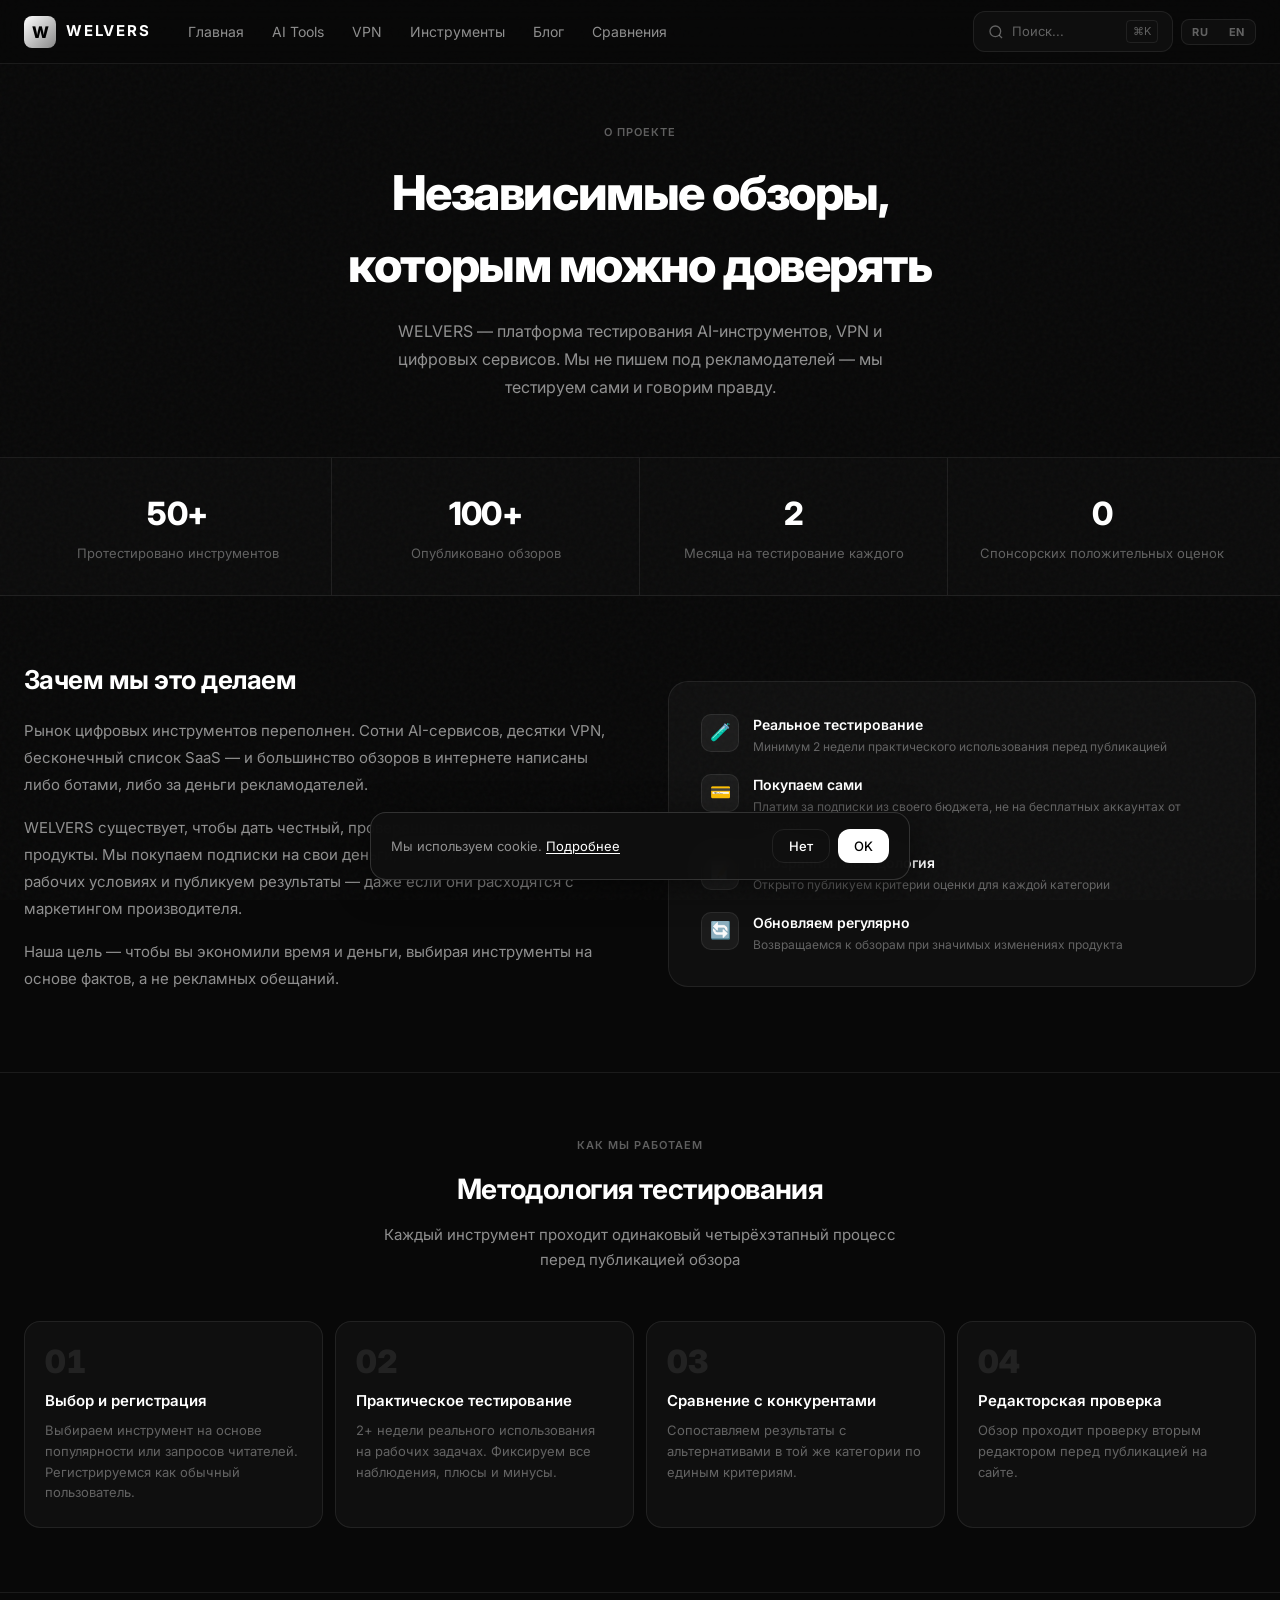
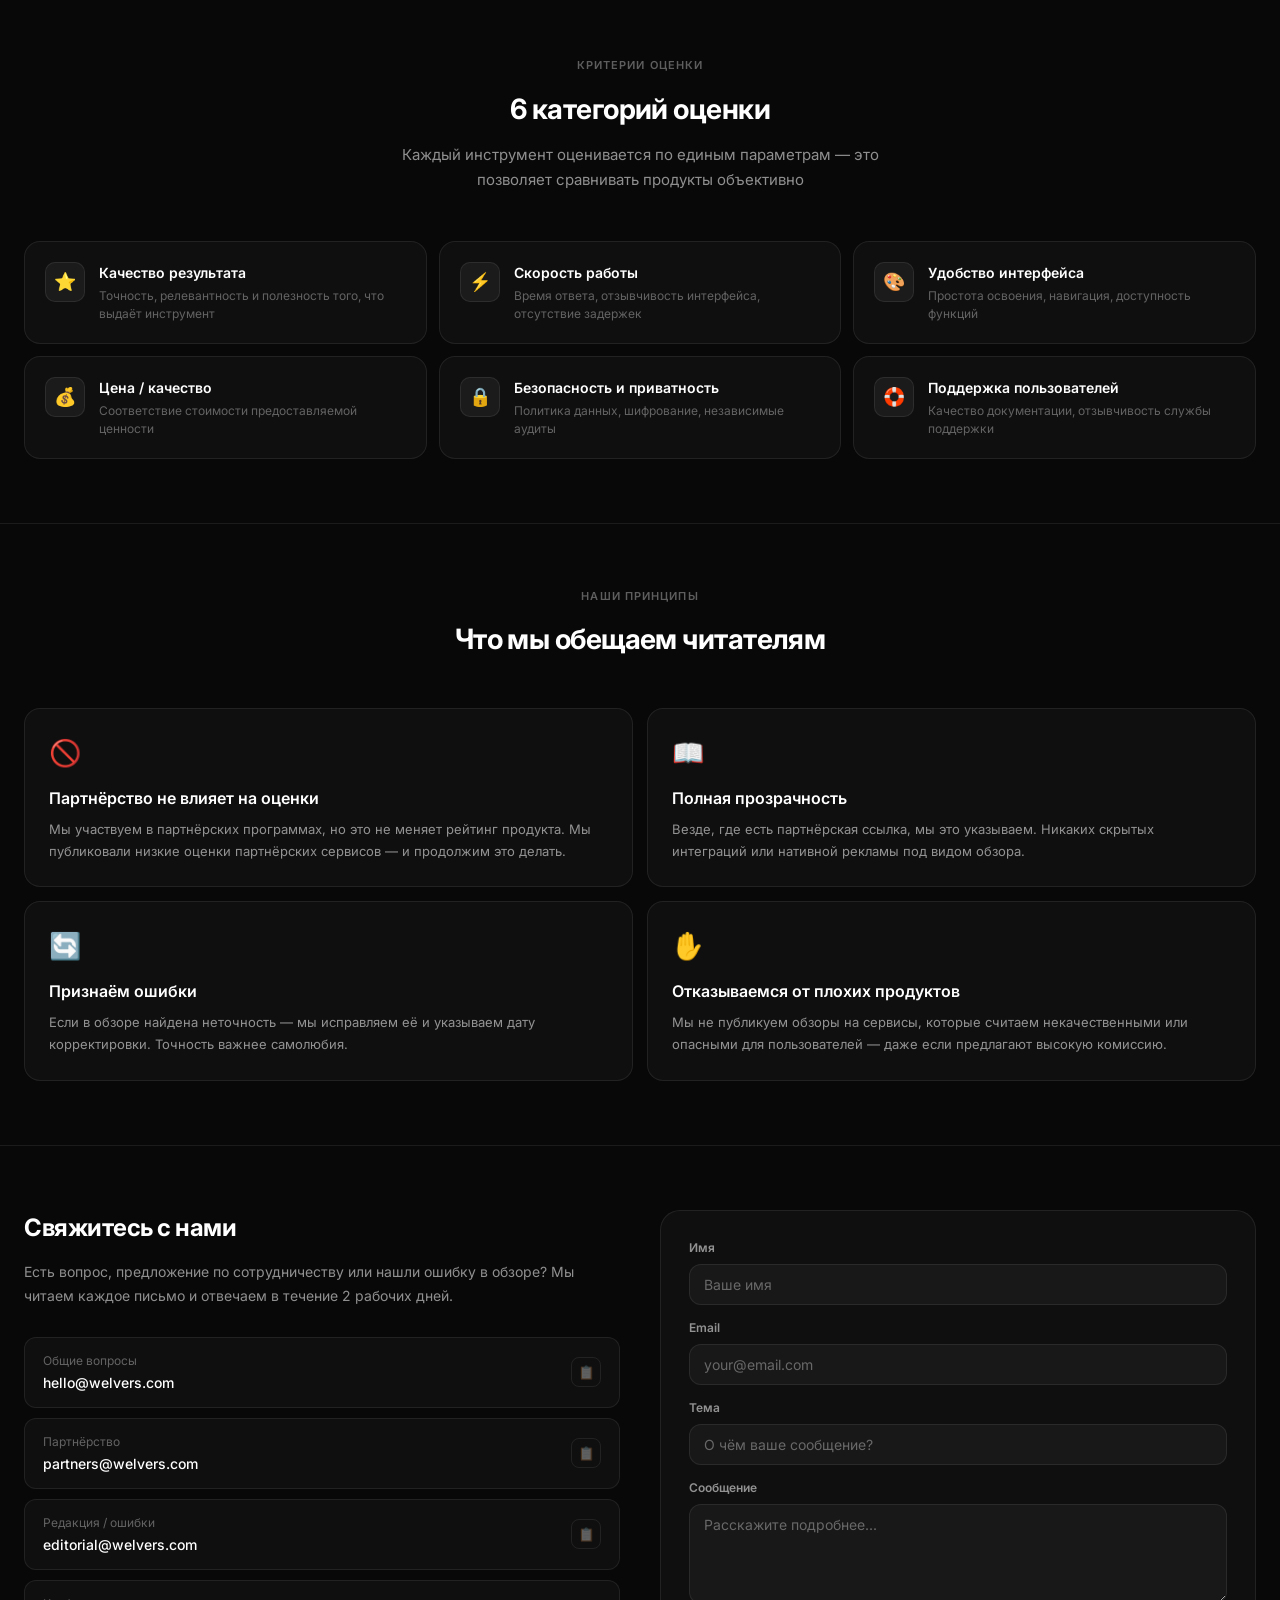
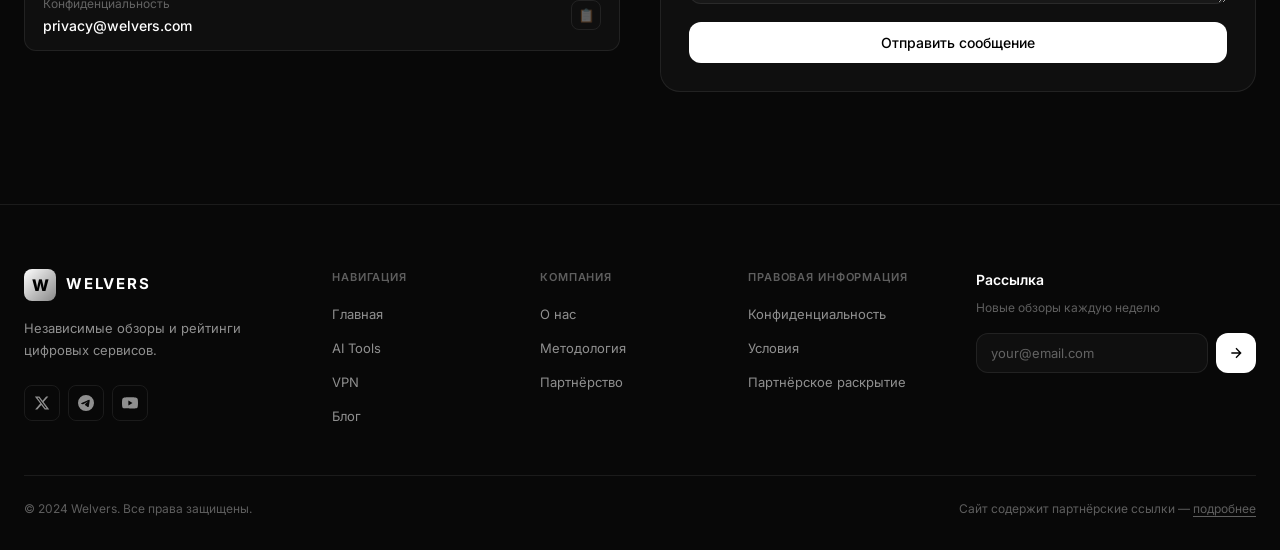
<file: welvers_v2_complete/welvers_v2/about.html>
<!DOCTYPE html>
<html lang="ru">
<head>
  <meta charset="UTF-8">
  <meta name="viewport" content="width=device-width, initial-scale=1.0">
  <meta name="description" content="О проекте WELVERS — независимая платформа обзоров AI-инструментов, VPN и цифровых сервисов. Наша методология тестирования и команда.">
  <meta property="og:title" content="О нас — WELVERS">
  <link rel="canonical" href="https://welvers.com/about/">
  <title>О нас — Методология и команда | WELVERS</title>
  <link rel="preconnect" href="https://fonts.googleapis.com">
  <link rel="preconnect" href="https://fonts.gstatic.com" crossorigin>
  <link href="https://fonts.googleapis.com/css2?family=Inter:wght@400;500;600;700;800;900&display=swap" rel="stylesheet">
  <link rel="stylesheet" href="css/styles.css">
  <style>

    .page-hero {
      padding: calc(var(--header-height) + 60px) 0 56px;
      border-bottom: 1px solid var(--border);
      text-align: center;
    }

    .page-hero__eyebrow {
      font-size: 11px;
      font-weight: 600;
      letter-spacing: .1em;
      text-transform: uppercase;
      color: var(--text-muted);
      margin-bottom: 16px;
      display: flex;
      align-items: center;
      justify-content: center;
      gap: 8px;
    }

    .page-hero__title {
      font-size: clamp(30px, 4.5vw, 48px);
      font-weight: 800;
      letter-spacing: -.03em;
      margin-bottom: 16px;
      max-width: 680px;
      margin-left: auto;
      margin-right: auto;
    }

    .page-hero__desc {
      font-size: 16px;
      color: var(--text-secondary);
      max-width: 560px;
      margin: 0 auto;
      line-height: 1.75;
    }

    /* ── Stats strip ── */
    .stats-strip {
      border-bottom: 1px solid var(--border);
      background: rgba(255,255,255,.015);
    }

    .stats-strip__grid {
      display: grid;
      grid-template-columns: repeat(4, 1fr);
    }

    .stat-block {
      padding: 32px 24px;
      text-align: center;
      border-right: 1px solid var(--border);
    }

    .stat-block:last-child { border-right: none; }

    .stat-block__num {
      font-size: 32px;
      font-weight: 800;
      letter-spacing: -.02em;
      margin-bottom: 6px;
    }

    .stat-block__label {
      font-size: 13px;
      color: var(--text-muted);
    }

    /* ── Mission section ── */
    .mission {
      padding: 64px 0;
      display: grid;
      grid-template-columns: 1fr 1fr;
      gap: 56px;
      align-items: center;
    }

    .mission__title {
      font-size: 26px;
      font-weight: 700;
      letter-spacing: -.02em;
      margin-bottom: 18px;
    }

    .mission__text {
      font-size: 15px;
      color: var(--text-secondary);
      line-height: 1.8;
      margin-bottom: 16px;
    }

    .mission__visual {
      background: var(--bg-card);
      border: 1px solid var(--border);
      border-radius: var(--radius-xl);
      padding: 32px;
      display: flex;
      flex-direction: column;
      gap: 18px;
    }

    .principle-row {
      display: flex;
      align-items: flex-start;
      gap: 14px;
    }

    .principle-icon {
      width: 38px; height: 38px;
      border-radius: 10px;
      background: rgba(255,255,255,.05);
      border: 1px solid var(--border);
      display: flex; align-items: center; justify-content: center;
      font-size: 17px;
      flex-shrink: 0;
    }

    .principle-title { font-size: 14px; font-weight: 600; margin-bottom: 3px; }
    .principle-desc  { font-size: 12px; color: var(--text-muted); line-height: 1.5; }

    /* ── Methodology section ── */
    .methodology {
      padding: 64px 0;
      border-top: 1px solid var(--border);
    }

    .section-head {
      text-align: center;
      margin-bottom: 48px;
    }

    .section-head__eyebrow {
      font-size: 11px;
      font-weight: 600;
      letter-spacing: .1em;
      text-transform: uppercase;
      color: var(--text-muted);
      margin-bottom: 14px;
    }

    .section-head__title {
      font-size: 28px;
      font-weight: 700;
      letter-spacing: -.02em;
      margin-bottom: 12px;
    }

    .section-head__desc {
      font-size: 15px;
      color: var(--text-secondary);
      max-width: 520px;
      margin: 0 auto;
      line-height: 1.7;
    }

    .method-steps {
      display: grid;
      grid-template-columns: repeat(4, 1fr);
      gap: 12px;
    }

    .method-step {
      background: var(--bg-card);
      border: 1px solid var(--border);
      border-radius: var(--radius-lg);
      padding: 24px 20px;
      position: relative;
    }

    .method-step__num {
      font-size: 32px;
      font-weight: 900;
      color: rgba(255,255,255,.08);
      line-height: 1;
      margin-bottom: 12px;
      font-variant-numeric: tabular-nums;
    }

    .method-step__title { font-size: 15px; font-weight: 600; margin-bottom: 8px; }
    .method-step__desc  { font-size: 13px; color: var(--text-muted); line-height: 1.6; }

    /* ── Scoring system ── */
    .scoring {
      padding: 64px 0;
      border-top: 1px solid var(--border);
    }

    .scoring-grid {
      display: grid;
      grid-template-columns: repeat(3, 1fr);
      gap: 12px;
    }

    .score-cat {
      background: var(--bg-card);
      border: 1px solid var(--border);
      border-radius: var(--radius-lg);
      padding: 20px;
      display: flex;
      align-items: flex-start;
      gap: 14px;
    }

    .score-cat__icon {
      width: 40px; height: 40px;
      border-radius: 10px;
      background: rgba(255,255,255,.05);
      border: 1px solid var(--border);
      display: flex; align-items: center; justify-content: center;
      font-size: 18px;
      flex-shrink: 0;
    }

    .score-cat__title { font-size: 14px; font-weight: 600; margin-bottom: 4px; }
    .score-cat__desc  { font-size: 12px; color: var(--text-muted); line-height: 1.5; }

    /* ── Team / values ── */
    .values {
      padding: 64px 0;
      border-top: 1px solid var(--border);
    }

    .values-grid {
      display: grid;
      grid-template-columns: repeat(2, 1fr);
      gap: 14px;
    }

    .value-card {
      padding: 24px;
      background: var(--bg-card);
      border: 1px solid var(--border);
      border-radius: var(--radius-lg);
    }

    .value-card__icon {
      font-size: 26px;
      margin-bottom: 14px;
    }

    .value-card__title { font-size: 16px; font-weight: 600; margin-bottom: 8px; }
    .value-card__desc  { font-size: 13px; color: var(--text-secondary); line-height: 1.7; }

    /* ── Contact section ── */
    .contact {
      padding: 64px 0 80px;
      border-top: 1px solid var(--border);
    }

    .contact-grid {
      display: grid;
      grid-template-columns: 1fr 1fr;
      gap: 40px;
      align-items: start;
    }

    .contact-info__title {
      font-size: 24px;
      font-weight: 700;
      letter-spacing: -.02em;
      margin-bottom: 14px;
    }

    .contact-info__desc {
      font-size: 14px;
      color: var(--text-secondary);
      line-height: 1.75;
      margin-bottom: 28px;
    }

    .contact-emails { display: flex; flex-direction: column; gap: 10px; }

    .contact-email-row {
      display: flex;
      align-items: center;
      justify-content: space-between;
      padding: 14px 18px;
      background: var(--bg-card);
      border: 1px solid var(--border);
      border-radius: var(--radius-md);
    }

    .contact-email-row__label { font-size: 12px; color: var(--text-muted); margin-bottom: 2px; }
    .contact-email-row__addr  { font-size: 14px; font-weight: 500; color: var(--text-primary); }

    .copy-btn {
      width: 30px; height: 30px;
      display: flex; align-items: center; justify-content: center;
      border: 1px solid var(--border);
      border-radius: var(--radius-sm);
      color: var(--text-muted);
      transition: color .2s, border-color .2s;
      flex-shrink: 0;
    }

    .copy-btn:hover { color: var(--text-primary); border-color: var(--border-hover); }

    /* Contact form */
    .contact-form {
      background: var(--bg-card);
      border: 1px solid var(--border);
      border-radius: var(--radius-xl);
      padding: 28px;
      display: flex;
      flex-direction: column;
      gap: 14px;
    }

    .form-group { display: flex; flex-direction: column; gap: 7px; }

    .form-label {
      font-size: 12px;
      font-weight: 600;
      color: var(--text-secondary);
    }

    .form-input, .form-textarea {
      padding: 11px 14px;
      background: rgba(255,255,255,.04);
      border: 1px solid var(--border);
      border-radius: var(--radius-md);
      color: var(--text-primary);
      font-size: 14px;
      font-family: var(--font);
      outline: none;
      transition: border-color .2s;
    }

    .form-input:focus, .form-textarea:focus { border-color: var(--border-hover); }
    .form-input::placeholder, .form-textarea::placeholder { color: var(--text-muted); }
    .form-textarea { resize: vertical; min-height: 100px; }

    /* ── Responsive ── */
    @media (max-width: 1024px) {
      .mission { grid-template-columns: 1fr; gap: 32px; }
      .method-steps { grid-template-columns: repeat(2, 1fr); }
      .scoring-grid { grid-template-columns: 1fr 1fr; }
      .contact-grid { grid-template-columns: 1fr; }
    }

    @media (max-width: 768px) {
      .stats-strip__grid { grid-template-columns: repeat(2, 1fr); }
      .stat-block:nth-child(2) { border-right: none; }
      .values-grid { grid-template-columns: 1fr; }
    }

    @media (max-width: 540px) {
      .method-steps { grid-template-columns: 1fr; }
      .scoring-grid { grid-template-columns: 1fr; }
    }
  </style>
</head>
<body>

  <!-- ── HEADER ── -->
  <header class="header">
    <div class="container header__inner" id="header-inner">
      <a href="/" class="logo">
        <div class="logo__icon">W</div>
        <span class="logo__text">WELVERS</span>
      </a>
      <nav class="nav" id="nav">
        <a href="/" class="nav__link">Главная</a>
        <a href="/ai-tools/" class="nav__link">AI Tools</a>
        <a href="/vpn/" class="nav__link">VPN</a>
        <a href="/tools/" class="nav__link">Инструменты</a>
        <a href="/blog/" class="nav__link">Блог</a>
        <a href="/comparisons/" class="nav__link">Сравнения</a>
      </nav>
      <div class="header__actions">
        <div class="search-bar">
          <svg class="search-bar__icon" width="16" height="16" viewBox="0 0 24 24" fill="none" stroke="currentColor" stroke-width="2"><circle cx="11" cy="11" r="8"/><path d="m21 21-4.3-4.3"/></svg>
          <span class="search-bar__placeholder">Поиск...</span>
          <kbd class="search-bar__kbd">⌘K</kbd>
        </div>
        <div class="lang-switcher">
          <button class="lang-btn lang-btn--active" onclick="switchLang('ru')">RU</button>
          <button class="lang-btn" onclick="switchLang('en')">EN</button>
        </div>
        <button class="menu-toggle" id="menu-toggle" aria-label="Меню" aria-expanded="false">
          <svg width="20" height="20" viewBox="0 0 24 24" fill="none" stroke="currentColor" stroke-width="2"><path d="M4 6h16M4 12h16M4 18h16"/></svg>
        </button>
      </div>
    </div>
  </header>

  <main>

    <!-- ── PAGE HERO ── -->
    <div class="page-hero">
      <div class="container">
        <div class="page-hero__eyebrow">О проекте</div>
        <h1 class="page-hero__title">Независимые обзоры, которым можно доверять</h1>
        <p class="page-hero__desc">WELVERS — платформа тестирования AI-инструментов, VPN и цифровых сервисов. Мы не пишем под рекламодателей — мы тестируем сами и говорим правду.</p>
      </div>
    </div>

    <!-- ── STATS ── -->
    <div class="stats-strip">
      <div class="container">
        <div class="stats-strip__grid">
          <div class="stat-block"><div class="stat-block__num">50+</div><div class="stat-block__label">Протестировано инструментов</div></div>
          <div class="stat-block"><div class="stat-block__num">100+</div><div class="stat-block__label">Опубликовано обзоров</div></div>
          <div class="stat-block"><div class="stat-block__num">2</div><div class="stat-block__label">Месяца на тестирование каждого</div></div>
          <div class="stat-block"><div class="stat-block__num">0</div><div class="stat-block__label">Спонсорских положительных оценок</div></div>
        </div>
      </div>
    </div>

    <!-- ── MISSION ── -->
    <div class="container">
      <div class="mission">
        <div>
          <h2 class="mission__title">Зачем мы это делаем</h2>
          <p class="mission__text">Рынок цифровых инструментов переполнен. Сотни AI-сервисов, десятки VPN, бесконечный список SaaS — и большинство обзоров в интернете написаны либо ботами, либо за деньги рекламодателей.</p>
          <p class="mission__text">WELVERS существует, чтобы дать честный, проверенный взгляд на цифровые продукты. Мы покупаем подписки на свои деньги, тестируем в реальных рабочих условиях и публикуем результаты — даже если они расходятся с маркетингом производителя.</p>
          <p class="mission__text">Наша цель — чтобы вы экономили время и деньги, выбирая инструменты на основе фактов, а не рекламных обещаний.</p>
        </div>

        <div class="mission__visual">
          <div class="principle-row">
            <div class="principle-icon">🧪</div>
            <div><div class="principle-title">Реальное тестирование</div><div class="principle-desc">Минимум 2 недели практического использования перед публикацией</div></div>
          </div>
          <div class="principle-row">
            <div class="principle-icon">💳</div>
            <div><div class="principle-title">Покупаем сами</div><div class="principle-desc">Платим за подписки из своего бюджета, не на бесплатных аккаунтах от вендора</div></div>
          </div>
          <div class="principle-row">
            <div class="principle-icon">📝</div>
            <div><div class="principle-title">Прозрачная методология</div><div class="principle-desc">Открыто публикуем критерии оценки для каждой категории</div></div>
          </div>
          <div class="principle-row">
            <div class="principle-icon">🔄</div>
            <div><div class="principle-title">Обновляем регулярно</div><div class="principle-desc">Возвращаемся к обзорам при значимых изменениях продукта</div></div>
          </div>
        </div>
      </div>
    </div>

    <!-- ── METHODOLOGY ── -->
    <div class="methodology">
      <div class="container">
        <div class="section-head">
          <div class="section-head__eyebrow">Как мы работаем</div>
          <h2 class="section-head__title">Методология тестирования</h2>
          <p class="section-head__desc">Каждый инструмент проходит одинаковый четырёхэтапный процесс перед публикацией обзора</p>
        </div>

        <div class="method-steps">
          <div class="method-step">
            <div class="method-step__num">01</div>
            <div class="method-step__title">Выбор и регистрация</div>
            <div class="method-step__desc">Выбираем инструмент на основе популярности или запросов читателей. Регистрируемся как обычный пользователь.</div>
          </div>
          <div class="method-step">
            <div class="method-step__num">02</div>
            <div class="method-step__title">Практическое тестирование</div>
            <div class="method-step__desc">2+ недели реального использования на рабочих задачах. Фиксируем все наблюдения, плюсы и минусы.</div>
          </div>
          <div class="method-step">
            <div class="method-step__num">03</div>
            <div class="method-step__title">Сравнение с конкурентами</div>
            <div class="method-step__desc">Сопоставляем результаты с альтернативами в той же категории по единым критериям.</div>
          </div>
          <div class="method-step">
            <div class="method-step__num">04</div>
            <div class="method-step__title">Редакторская проверка</div>
            <div class="method-step__desc">Обзор проходит проверку вторым редактором перед публикацией на сайте.</div>
          </div>
        </div>
      </div>
    </div>

    <!-- ── SCORING SYSTEM ── -->
    <div class="scoring">
      <div class="container">
        <div class="section-head">
          <div class="section-head__eyebrow">Критерии оценки</div>
          <h2 class="section-head__title">6 категорий оценки</h2>
          <p class="section-head__desc">Каждый инструмент оценивается по единым параметрам — это позволяет сравнивать продукты объективно</p>
        </div>

        <div class="scoring-grid">
          <div class="score-cat">
            <div class="score-cat__icon">⭐</div>
            <div><div class="score-cat__title">Качество результата</div><div class="score-cat__desc">Точность, релевантность и полезность того, что выдаёт инструмент</div></div>
          </div>
          <div class="score-cat">
            <div class="score-cat__icon">⚡</div>
            <div><div class="score-cat__title">Скорость работы</div><div class="score-cat__desc">Время ответа, отзывчивость интерфейса, отсутствие задержек</div></div>
          </div>
          <div class="score-cat">
            <div class="score-cat__icon">🎨</div>
            <div><div class="score-cat__title">Удобство интерфейса</div><div class="score-cat__desc">Простота освоения, навигация, доступность функций</div></div>
          </div>
          <div class="score-cat">
            <div class="score-cat__icon">💰</div>
            <div><div class="score-cat__title">Цена / качество</div><div class="score-cat__desc">Соответствие стоимости предоставляемой ценности</div></div>
          </div>
          <div class="score-cat">
            <div class="score-cat__icon">🔒</div>
            <div><div class="score-cat__title">Безопасность и приватность</div><div class="score-cat__desc">Политика данных, шифрование, независимые аудиты</div></div>
          </div>
          <div class="score-cat">
            <div class="score-cat__icon">🛟</div>
            <div><div class="score-cat__title">Поддержка пользователей</div><div class="score-cat__desc">Качество документации, отзывчивость службы поддержки</div></div>
          </div>
        </div>
      </div>
    </div>

    <!-- ── VALUES ── -->
    <div class="values">
      <div class="container">
        <div class="section-head">
          <div class="section-head__eyebrow">Наши принципы</div>
          <h2 class="section-head__title">Что мы обещаем читателям</h2>
        </div>

        <div class="values-grid">
          <div class="value-card">
            <div class="value-card__icon">🚫</div>
            <div class="value-card__title">Партнёрство не влияет на оценки</div>
            <div class="value-card__desc">Мы участвуем в партнёрских программах, но это не меняет рейтинг продукта. Мы публиковали низкие оценки партнёрских сервисов — и продолжим это делать.</div>
          </div>
          <div class="value-card">
            <div class="value-card__icon">📖</div>
            <div class="value-card__title">Полная прозрачность</div>
            <div class="value-card__desc">Везде, где есть партнёрская ссылка, мы это указываем. Никаких скрытых интеграций или нативной рекламы под видом обзора.</div>
          </div>
          <div class="value-card">
            <div class="value-card__icon">🔄</div>
            <div class="value-card__title">Признаём ошибки</div>
            <div class="value-card__desc">Если в обзоре найдена неточность — мы исправляем её и указываем дату корректировки. Точность важнее самолюбия.</div>
          </div>
          <div class="value-card">
            <div class="value-card__icon">✋</div>
            <div class="value-card__title">Отказываемся от плохих продуктов</div>
            <div class="value-card__desc">Мы не публикуем обзоры на сервисы, которые считаем некачественными или опасными для пользователей — даже если предлагают высокую комиссию.</div>
          </div>
        </div>
      </div>
    </div>

    <!-- ── CONTACT ── -->
    <div class="contact">
      <div class="container">
        <div class="contact-grid">
          <div class="contact-info">
            <h2 class="contact-info__title">Свяжитесь с нами</h2>
            <p class="contact-info__desc">Есть вопрос, предложение по сотрудничеству или нашли ошибку в обзоре? Мы читаем каждое письмо и отвечаем в течение 2 рабочих дней.</p>

            <div class="contact-emails">
              <div class="contact-email-row">
                <div><div class="contact-email-row__label">Общие вопросы</div><div class="contact-email-row__addr">hello@welvers.com</div></div>
                <button class="copy-btn" onclick="copyEmail('hello@welvers.com', this)">📋</button>
              </div>
              <div class="contact-email-row">
                <div><div class="contact-email-row__label">Партнёрство</div><div class="contact-email-row__addr">partners@welvers.com</div></div>
                <button class="copy-btn" onclick="copyEmail('partners@welvers.com', this)">📋</button>
              </div>
              <div class="contact-email-row">
                <div><div class="contact-email-row__label">Редакция / ошибки</div><div class="contact-email-row__addr">editorial@welvers.com</div></div>
                <button class="copy-btn" onclick="copyEmail('editorial@welvers.com', this)">📋</button>
              </div>
              <div class="contact-email-row">
                <div><div class="contact-email-row__label">Конфиденциальность</div><div class="contact-email-row__addr">privacy@welvers.com</div></div>
                <button class="copy-btn" onclick="copyEmail('privacy@welvers.com', this)">📋</button>
              </div>
            </div>
          </div>

          <form class="contact-form" onsubmit="handleContactForm(event)">
            <div class="form-group">
              <label class="form-label">Имя</label>
              <input type="text" class="form-input" placeholder="Ваше имя" required>
            </div>
            <div class="form-group">
              <label class="form-label">Email</label>
              <input type="email" class="form-input" placeholder="your@email.com" required>
            </div>
            <div class="form-group">
              <label class="form-label">Тема</label>
              <input type="text" class="form-input" placeholder="О чём ваше сообщение?">
            </div>
            <div class="form-group">
              <label class="form-label">Сообщение</label>
              <textarea class="form-textarea" placeholder="Расскажите подробнее..." required></textarea>
            </div>
            <button type="submit" class="btn btn--primary" style="justify-content:center;margin-top:4px;">
              Отправить сообщение
            </button>
          </form>
        </div>
      </div>
    </div>

  </main>

  <!-- ── FOOTER ── -->
  <footer class="footer">
    <div class="container">
      <div class="footer__grid">
        <div class="footer__brand">
          <a href="/" class="logo"><div class="logo__icon">W</div><span class="logo__text">WELVERS</span></a>
          <p class="footer__brand-desc">Независимые обзоры и рейтинги цифровых сервисов.</p>
          <div class="footer__social">
            <a href="https://x.com/welvers" target="_blank" rel="noopener" aria-label="X"><svg width="16" height="16" viewBox="0 0 24 24" fill="currentColor"><path d="M18.244 2.25h3.308l-7.227 8.26 8.502 11.24H16.17l-5.214-6.817L4.99 21.75H1.68l7.73-8.835L1.254 2.25H8.08l4.713 6.231zm-1.161 17.52h1.833L7.084 4.126H5.117z"/></svg></a>
            <a href="https://t.me/welvers" target="_blank" rel="noopener" aria-label="Telegram"><svg width="16" height="16" viewBox="0 0 24 24" fill="currentColor"><path d="M11.944 0A12 12 0 0 0 0 12a12 12 0 0 0 12 12 12 12 0 0 0 12-12A12 12 0 0 0 12 0a12 12 0 0 0-.056 0zm4.962 7.224c.1-.002.321.023.465.14a.506.506 0 0 1 .171.325c.016.093.036.306.02.472-.18 1.898-.962 6.502-1.36 8.627-.168.9-.499 1.201-.82 1.23-.696.065-1.225-.46-1.9-.902-1.056-.693-1.653-1.124-2.678-1.8-1.185-.78-.417-1.21.258-1.91.177-.184 3.247-2.977 3.307-3.23.007-.032.014-.15-.056-.212s-.174-.041-.249-.024c-.106.024-1.793 1.14-5.061 3.345-.48.33-.913.49-1.302.48-.428-.008-1.252-.241-1.865-.44-.752-.245-1.349-.374-1.297-.789.027-.216.325-.437.893-.663 3.498-1.524 5.83-2.529 6.998-3.014 3.332-1.386 4.025-1.627 4.476-1.635z"/></svg></a>
            <a href="https://youtube.com/@welvers" target="_blank" rel="noopener" aria-label="YouTube"><svg width="16" height="16" viewBox="0 0 24 24" fill="currentColor"><path d="M23.498 6.186a3.016 3.016 0 0 0-2.122-2.136C19.505 3.545 12 3.545 12 3.545s-7.505 0-9.377.505A3.017 3.017 0 0 0 .502 6.186C0 8.07 0 12 0 12s0 3.93.502 5.814a3.016 3.016 0 0 0 2.122 2.136c1.871.505 9.376.505 9.376.505s7.505 0 9.377-.505a3.015 3.015 0 0 0 2.122-2.136C24 15.93 24 12 24 12s0-3.93-.502-5.814zM9.545 15.568V8.432L15.818 12l-6.273 3.568z"/></svg></a>
          </div>
        </div>
        <div class="footer__columns">
          <div>
            <h4 class="footer__col-title">Навигация</h4>
            <ul class="footer__links">
              <li><a href="/">Главная</a></li>
              <li><a href="/ai-tools/">AI Tools</a></li>
              <li><a href="/vpn/">VPN</a></li>
              <li><a href="/blog/">Блог</a></li>
            </ul>
          </div>
          <div>
            <h4 class="footer__col-title">Компания</h4>
            <ul class="footer__links">
              <li><a href="/about/">О нас</a></li>
              <li><a href="/about/#methodology">Методология</a></li>
              <li><a href="/legal/#affiliate">Партнёрство</a></li>
            </ul>
          </div>
          <div>
            <h4 class="footer__col-title">Правовая информация</h4>
            <ul class="footer__links">
              <li><a href="/legal/#privacy">Конфиденциальность</a></li>
              <li><a href="/legal/#terms">Условия</a></li>
              <li><a href="/legal/#affiliate">Партнёрское раскрытие</a></li>
            </ul>
          </div>
        </div>
        <div class="footer__newsletter">
          <h4 class="footer__newsletter-title">Рассылка</h4>
          <p class="footer__newsletter-desc">Новые обзоры каждую неделю</p>
          <form class="newsletter-form" onsubmit="handleNewsletter(event)">
            <input type="email" class="newsletter-form__input" placeholder="your@email.com" required>
            <button type="submit" class="newsletter-form__btn">
              <svg width="16" height="16" viewBox="0 0 24 24" fill="none" stroke="currentColor" stroke-width="2"><path d="M5 12h14M12 5l7 7-7 7"/></svg>
            </button>
          </form>
        </div>
      </div>
      <div class="footer__bottom">
        <span>© 2024 Welvers. Все права защищены.</span>
        <span>Сайт содержит партнёрские ссылки — <a href="/legal/#affiliate" style="color:inherit;text-decoration:underline;text-underline-offset:3px;">подробнее</a></span>
      </div>
    </div>
  </footer>

  <div class="cookie-banner" id="cookieBanner" role="dialog">
    <p class="cookie-banner__text">Мы используем cookie. <a href="/legal/#cookies">Подробнее</a></p>
    <div class="cookie-banner__actions">
      <button class="btn btn--secondary btn--sm" onclick="dismissCookie()">Нет</button>
      <button class="btn btn--primary btn--sm" onclick="acceptCookie()">OK</button>
    </div>
  </div>

  <script src="js/main.js"></script>
  <script>
    function copyEmail(email, btn) {
      navigator.clipboard?.writeText(email);
      const original = btn.textContent;
      btn.textContent = '✓';
      window.wvShowToast?.('Email скопирован: ' + email);
      setTimeout(() => btn.textContent = original, 1500);
    }

    function handleContactForm(e) {
      e.preventDefault();
      window.wvShowToast?.('✓ Сообщение отправлено! Ответим в течение 2 дней.');
      e.target.reset();
    }
  </script>
</body>
</html>
</file>
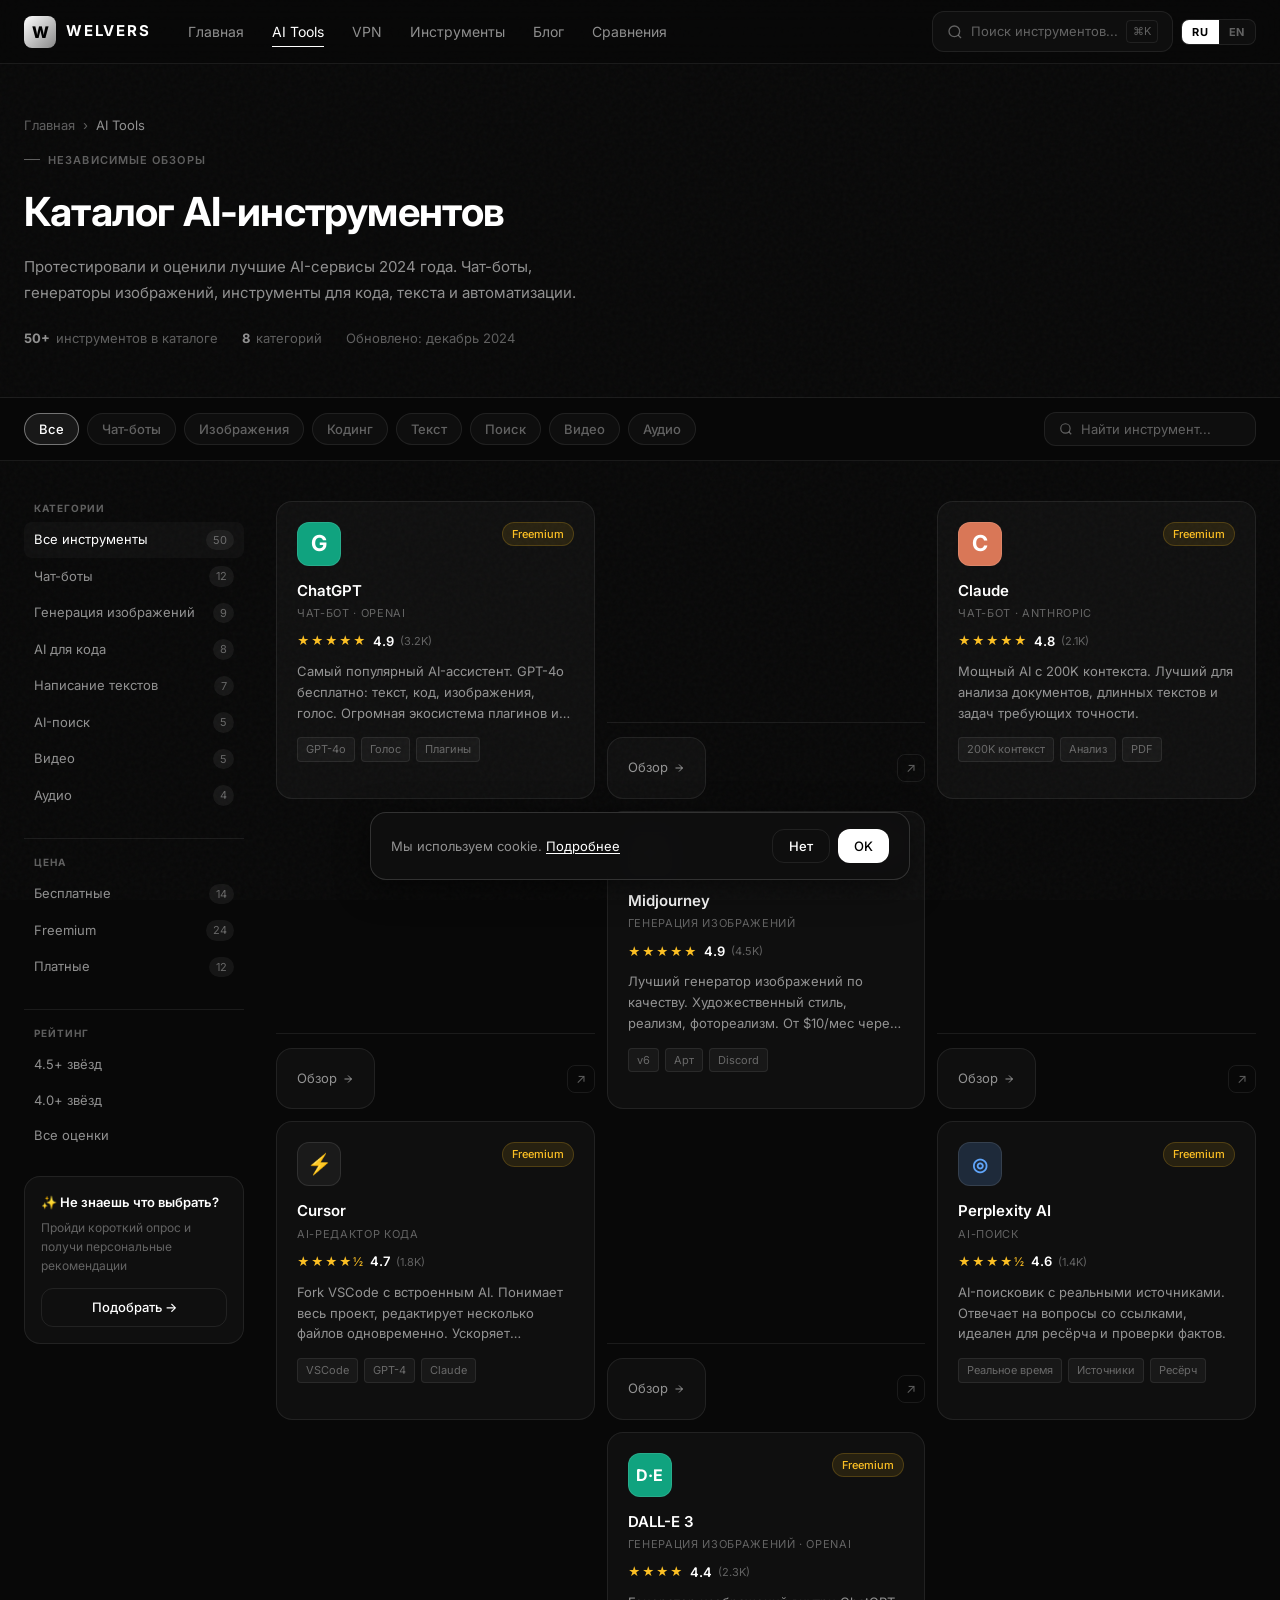
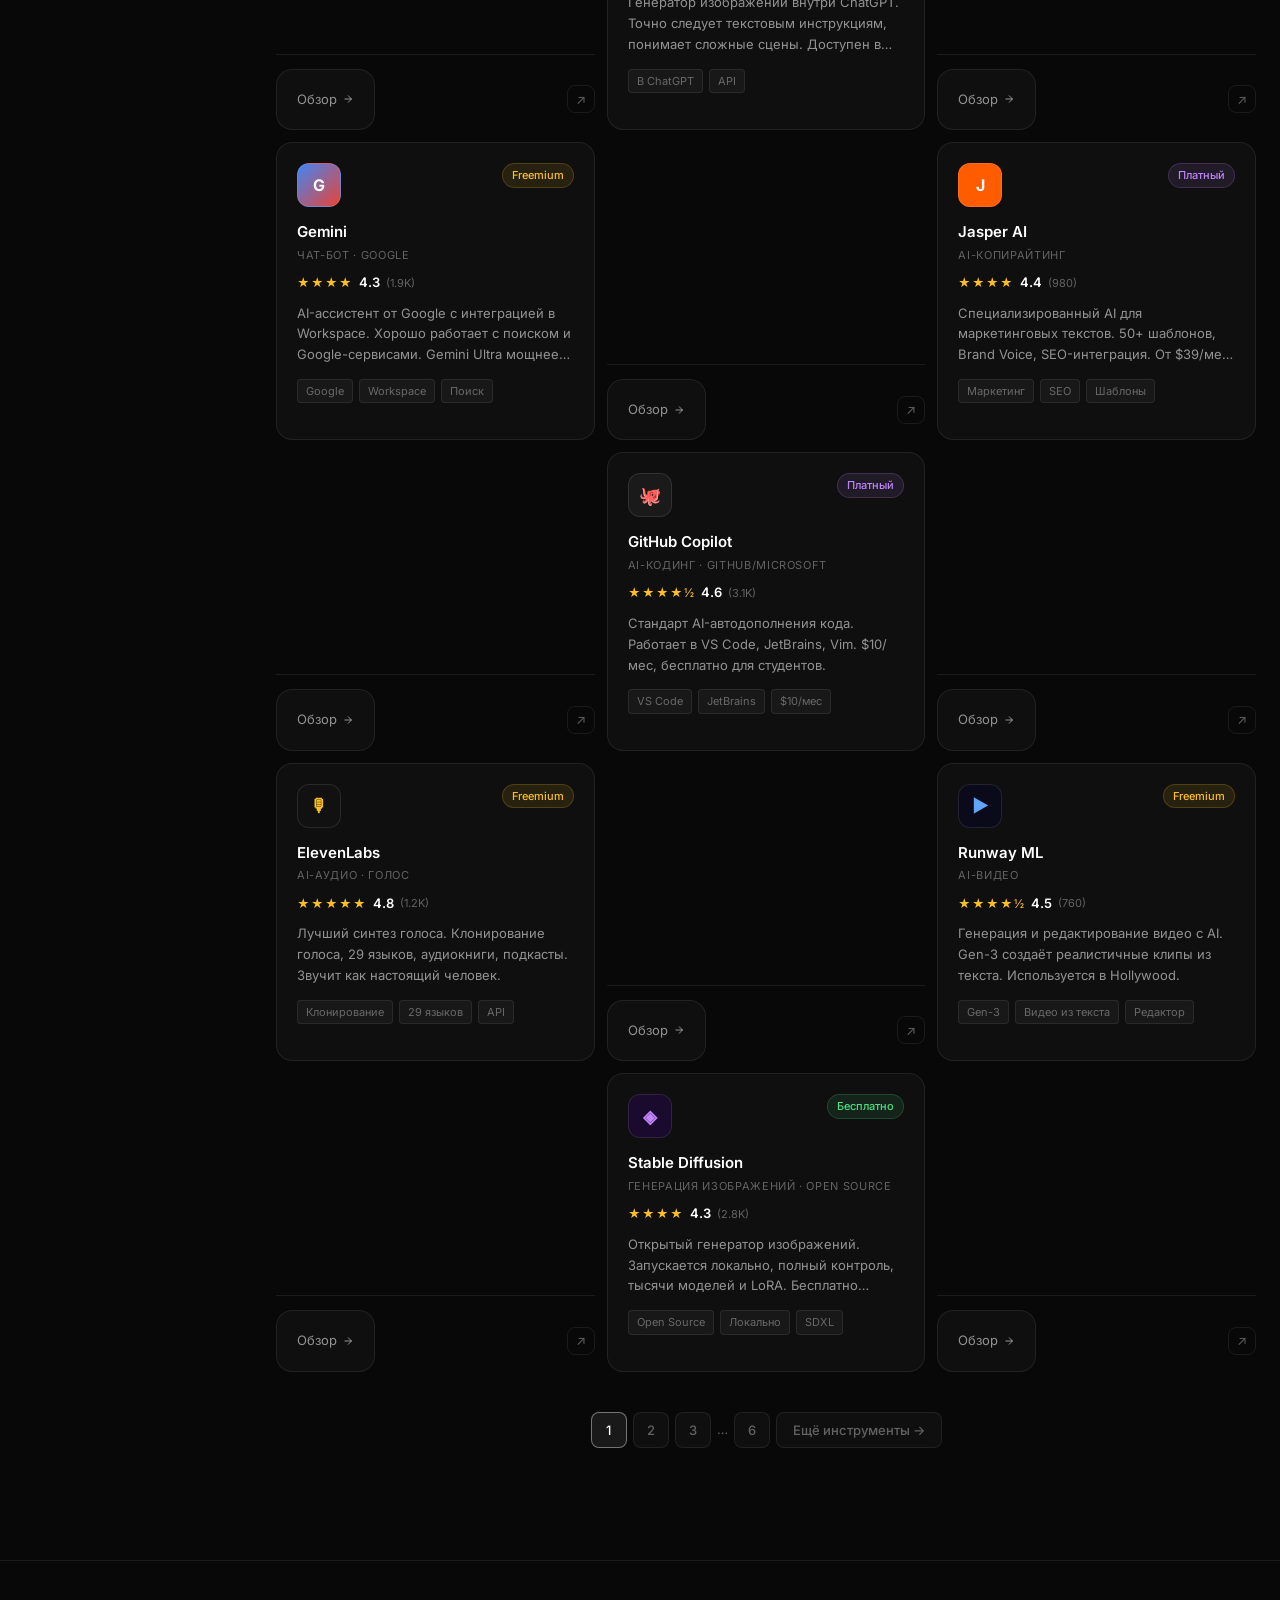
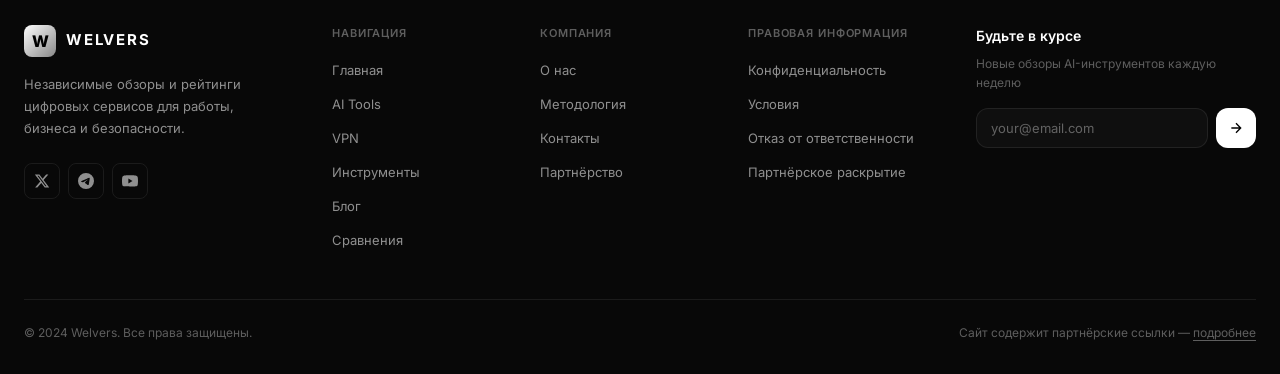
<file: welvers_v2_complete/welvers_v2/ai-tools.html>
<!DOCTYPE html>
<html lang="ru">
<head>
  <meta charset="UTF-8">
  <meta name="viewport" content="width=device-width, initial-scale=1.0">
  <meta name="description" content="Каталог лучших AI-инструментов 2024 — независимые обзоры ChatGPT, Claude, Midjourney, Cursor и других. Рейтинги, сравнения, цены.">
  <meta property="og:title" content="AI Tools — Каталог и обзоры | WELVERS">
  <meta property="og:type" content="website">
  <link rel="canonical" href="https://welvers.com/ai-tools/">
  <link rel="alternate" hreflang="ru" href="https://welvers.com/ai-tools/">
  <link rel="alternate" hreflang="en" href="https://welvers.com/en/ai-tools/">

  <script type="application/ld+json">
  {"@context":"https://schema.org","@type":"ItemList","name":"Лучшие AI-инструменты 2024","url":"https://welvers.com/ai-tools/","numberOfItems":12}
  </script>

  <title>AI Tools — Каталог и обзоры 2024 | WELVERS</title>
  <link rel="preconnect" href="https://fonts.googleapis.com">
  <link rel="preconnect" href="https://fonts.gstatic.com" crossorigin>
  <link href="https://fonts.googleapis.com/css2?family=Inter:wght@400;500;600;700;800&display=swap" rel="stylesheet">
  <link rel="stylesheet" href="css/styles.css">
  <style>
    /* ── Page-specific styles ── */

    .page-hero {
      padding: calc(var(--header-height) + 52px) 0 48px;
      border-bottom: 1px solid var(--border);
    }

    .page-hero__eyebrow {
      font-size: 11px;
      font-weight: 600;
      letter-spacing: 0.1em;
      text-transform: uppercase;
      color: var(--text-muted);
      margin-bottom: 14px;
      display: flex;
      align-items: center;
      gap: 8px;
    }

    .page-hero__eyebrow::before {
      content: '';
      width: 16px; height: 1px;
      background: var(--text-muted);
    }

    .page-hero__title {
      font-size: clamp(26px, 3.5vw, 40px);
      font-weight: 700;
      letter-spacing: -0.02em;
      margin-bottom: 12px;
    }

    .page-hero__desc {
      font-size: 15px;
      color: var(--text-secondary);
      max-width: 560px;
      line-height: 1.7;
      margin-bottom: 24px;
    }

    .page-hero__stats {
      display: flex;
      gap: 24px;
      flex-wrap: wrap;
    }

    .hero-stat {
      font-size: 13px;
      color: var(--text-muted);
      display: flex;
      align-items: center;
      gap: 6px;
    }

    .hero-stat strong { color: var(--text-secondary); }

    /* ── Toolbar (filters + search) ── */

    .toolbar {
      position: sticky;
      top: var(--header-height);
      z-index: 50;
      background: rgba(8,8,8,0.95);
      backdrop-filter: blur(16px);
      -webkit-backdrop-filter: blur(16px);
      border-bottom: 1px solid var(--border);
      padding: 14px 0;
    }

    .toolbar__inner {
      display: flex;
      align-items: center;
      gap: 8px;
      flex-wrap: wrap;
    }

    .filter-btn {
      padding: 7px 14px;
      font-size: 13px;
      font-weight: 500;
      color: var(--text-muted);
      background: var(--bg-card);
      border: 1px solid var(--border);
      border-radius: 100px;
      cursor: pointer;
      transition: color 0.2s, border-color 0.2s, background 0.2s;
      white-space: nowrap;
      font-family: var(--font);
    }

    .filter-btn:hover {
      color: var(--text-secondary);
      border-color: var(--border-hover);
    }

    .filter-btn.is-active {
      color: var(--text-primary);
      border-color: rgba(255,255,255,0.4);
      background: rgba(255,255,255,0.07);
    }

    .toolbar__search {
      margin-left: auto;
      display: flex;
      align-items: center;
      gap: 8px;
      padding: 8px 14px;
      background: var(--bg-card);
      border: 1px solid var(--border);
      border-radius: var(--radius-md);
      transition: border-color 0.2s;
    }

    .toolbar__search:focus-within { border-color: var(--border-hover); }

    .toolbar__search svg { color: var(--text-muted); flex-shrink: 0; }

    .toolbar__search input {
      background: none;
      border: none;
      outline: none;
      font-size: 13px;
      color: var(--text-primary);
      font-family: var(--font);
      width: 160px;
    }

    .toolbar__search input::placeholder { color: var(--text-muted); }

    /* ── Catalog layout ── */

    .catalog-layout {
      display: grid;
      grid-template-columns: 220px 1fr;
      gap: 32px;
      padding: 40px 0 80px;
      align-items: start;
    }

    /* ── Sidebar ── */

    .sidebar {
      position: sticky;
      top: calc(var(--header-height) + 57px);
      display: flex;
      flex-direction: column;
      gap: 6px;
    }

    .sidebar__section { margin-bottom: 8px; }

    .sidebar__title {
      font-size: 10px;
      font-weight: 700;
      letter-spacing: 0.1em;
      text-transform: uppercase;
      color: var(--text-muted);
      padding: 0 10px;
      margin-bottom: 6px;
    }

    .sidebar__link {
      display: flex;
      align-items: center;
      justify-content: space-between;
      padding: 8px 10px;
      border-radius: var(--radius-sm);
      font-size: 13px;
      color: var(--text-secondary);
      transition: color 0.2s, background 0.2s;
      cursor: pointer;
    }

    .sidebar__link:hover { color: var(--text-primary); background: var(--bg-card); }
    .sidebar__link.is-active { color: var(--text-primary); background: var(--bg-card); }

    .sidebar__count {
      font-size: 11px;
      color: var(--text-muted);
      background: rgba(255,255,255,0.06);
      padding: 2px 7px;
      border-radius: 100px;
    }

    .sidebar__divider {
      height: 1px;
      background: var(--border);
      margin: 10px 0;
    }

    .sidebar__cta {
      padding: 16px;
      background: var(--bg-card);
      border: 1px solid var(--border);
      border-radius: var(--radius-lg);
      margin-top: 8px;
    }

    .sidebar__cta-title { font-size: 13px; font-weight: 600; margin-bottom: 6px; }
    .sidebar__cta-desc  { font-size: 12px; color: var(--text-muted); line-height: 1.6; margin-bottom: 12px; }

    /* ── Tools grid ── */

    .tools-grid {
      display: grid;
      grid-template-columns: repeat(3, 1fr);
      gap: 12px;
    }

    /* ── Tool catalog card ── */

    .tcc {
      background: var(--bg-card);
      border: 1px solid var(--border);
      border-radius: var(--radius-lg);
      padding: 20px;
      display: flex;
      flex-direction: column;
      transition: background 0.2s, border-color 0.2s, transform 0.15s;
      cursor: pointer;
    }

    .tcc:hover {
      background: var(--bg-card-hover);
      border-color: var(--border-hover);
      transform: translateY(-2px);
    }

    .tcc__head {
      display: flex;
      align-items: flex-start;
      justify-content: space-between;
      gap: 10px;
      margin-bottom: 14px;
    }

    .tcc__logo {
      width: 44px; height: 44px;
      border-radius: 12px;
      display: flex;
      align-items: center;
      justify-content: center;
      font-size: 22px;
      font-weight: 700;
      flex-shrink: 0;
      border: 1px solid rgba(255,255,255,0.1);
    }

    .tcc__badge {
      padding: 3px 9px;
      border-radius: 100px;
      font-size: 11px;
      font-weight: 500;
    }

    .badge--free     { background: rgba(74,222,128,0.1);  color: #4ade80; border: 1px solid rgba(74,222,128,0.2); }
    .badge--freemium { background: rgba(251,191,36,0.1);  color: #fbbf24; border: 1px solid rgba(251,191,36,0.2); }
    .badge--paid     { background: rgba(192,132,252,0.1); color: #c084fc; border: 1px solid rgba(192,132,252,0.2); }
    .badge--new      { background: rgba(96,165,250,0.1);  color: #60a5fa; border: 1px solid rgba(96,165,250,0.2); }

    .tcc__name     { font-size: 15px; font-weight: 600; margin-bottom: 3px; }
    .tcc__category {
      font-size: 11px;
      color: var(--text-muted);
      text-transform: uppercase;
      letter-spacing: 0.06em;
      margin-bottom: 10px;
    }

    .tcc__rating {
      display: flex;
      align-items: center;
      gap: 6px;
      margin-bottom: 10px;
    }

    .tcc__stars { color: #fbbf24; font-size: 12px; letter-spacing: 1px; }
    .tcc__score { font-size: 13px; font-weight: 600; }
    .tcc__votes { font-size: 11px; color: var(--text-muted); }

    .tcc__desc {
      font-size: 13px;
      color: var(--text-secondary);
      line-height: 1.6;
      flex: 1;
      margin-bottom: 14px;
      display: -webkit-box;
      -webkit-line-clamp: 3;
      -webkit-box-orient: vertical;
      overflow: hidden;
    }

    .tcc__tags {
      display: flex;
      gap: 6px;
      flex-wrap: wrap;
      margin-bottom: 16px;
    }

    .tcc__tag {
      font-size: 11px;
      color: var(--text-muted);
      padding: 3px 8px;
      background: rgba(255,255,255,0.04);
      border: 1px solid var(--border);
      border-radius: 4px;
    }

    .tcc__footer {
      display: flex;
      align-items: center;
      justify-content: space-between;
      padding-top: 14px;
      border-top: 1px solid var(--border);
      margin-top: auto;
    }

    .tcc__review-link {
      font-size: 13px;
      color: var(--text-secondary);
      display: flex;
      align-items: center;
      gap: 5px;
      transition: color 0.2s;
    }

    .tcc__review-link:hover { color: var(--text-primary); }

    .tcc__ext-link {
      width: 28px; height: 28px;
      display: flex; align-items: center; justify-content: center;
      border: 1px solid var(--border);
      border-radius: var(--radius-sm);
      color: var(--text-muted);
      font-size: 13px;
      transition: color 0.2s, border-color 0.2s;
    }

    .tcc__ext-link:hover { color: var(--text-primary); border-color: var(--border-hover); }

    /* ── Empty state ── */

    .empty-state {
      grid-column: 1 / -1;
      text-align: center;
      padding: 64px 24px;
      color: var(--text-muted);
    }

    .empty-state__icon { font-size: 40px; margin-bottom: 14px; }
    .empty-state__text { font-size: 15px; }

    /* ── Pagination ── */

    .pagination {
      display: flex;
      align-items: center;
      justify-content: center;
      gap: 6px;
      padding-top: 40px;
    }

    .page-btn {
      width: 36px; height: 36px;
      display: flex; align-items: center; justify-content: center;
      border-radius: var(--radius-sm);
      font-size: 13px;
      font-weight: 500;
      color: var(--text-muted);
      background: var(--bg-card);
      border: 1px solid var(--border);
      cursor: pointer;
      transition: color 0.2s, border-color 0.2s, background 0.2s;
      font-family: var(--font);
    }

    .page-btn:hover { color: var(--text-primary); border-color: var(--border-hover); }
    .page-btn.is-active { color: var(--text-primary); border-color: rgba(255,255,255,0.4); background: rgba(255,255,255,0.07); }
    .page-btn--wide { width: auto; padding: 0 16px; }

    /* ── Responsive ── */

    @media (max-width: 1100px) {
      .catalog-layout { grid-template-columns: 1fr; }
      .sidebar { position: static; flex-direction: row; flex-wrap: wrap; gap: 6px; }
      .sidebar__section { display: contents; }
      .sidebar__title, .sidebar__divider, .sidebar__cta { display: none; }
      .sidebar__link {
        padding: 6px 12px;
        border-radius: 100px;
        border: 1px solid var(--border);
        background: var(--bg-card);
      }
      .tools-grid { grid-template-columns: repeat(2, 1fr); }
    }

    @media (max-width: 640px) {
      .tools-grid { grid-template-columns: 1fr; }
      .toolbar__search { display: none; }
      .toolbar__inner { gap: 6px; }
    }
  </style>
</head>
<body>

  <!-- ── HEADER ── -->
  <header class="header">
    <div class="container header__inner" id="header-inner">
      <a href="/" class="logo">
        <div class="logo__icon">W</div>
        <span class="logo__text">WELVERS</span>
      </a>
      <nav class="nav" id="nav">
        <a href="/" class="nav__link">Главная</a>
        <a href="/ai-tools/" class="nav__link nav__link--active">AI Tools</a>
        <a href="/vpn/" class="nav__link">VPN</a>
        <a href="/tools/" class="nav__link">Инструменты</a>
        <a href="/blog/" class="nav__link">Блог</a>
        <a href="/comparisons/" class="nav__link">Сравнения</a>
      </nav>
      <div class="header__actions">
        <div class="search-bar">
          <svg class="search-bar__icon" width="16" height="16" viewBox="0 0 24 24" fill="none" stroke="currentColor" stroke-width="2"><circle cx="11" cy="11" r="8"/><path d="m21 21-4.3-4.3"/></svg>
          <span class="search-bar__placeholder">Поиск инструментов...</span>
          <kbd class="search-bar__kbd">⌘K</kbd>
        </div>
        <div class="lang-switcher">
          <button class="lang-btn lang-btn--active" data-lang="ru" onclick="switchLang('ru')">RU</button>
          <button class="lang-btn" data-lang="en" onclick="switchLang('en')">EN</button>
        </div>
        <button class="menu-toggle" id="menu-toggle" aria-label="Меню" aria-expanded="false">
          <svg width="20" height="20" viewBox="0 0 24 24" fill="none" stroke="currentColor" stroke-width="2"><path d="M4 6h16M4 12h16M4 18h16"/></svg>
        </button>
      </div>
    </div>
  </header>

  <main>

    <!-- ── PAGE HERO ── -->
    <div class="page-hero">
      <div class="container">
        <nav aria-label="Хлебные крошки" style="font-size:13px;color:var(--text-muted);margin-bottom:16px;display:flex;gap:8px;align-items:center;">
          <a href="/" style="color:var(--text-muted);transition:color .2s;" onmouseover="this.style.color='var(--text-secondary)'" onmouseout="this.style.color='var(--text-muted)'">Главная</a>
          <span>›</span>
          <span style="color:var(--text-secondary);">AI Tools</span>
        </nav>
        <div class="page-hero__eyebrow">Независимые обзоры</div>
        <h1 class="page-hero__title">Каталог AI-инструментов</h1>
        <p class="page-hero__desc">Протестировали и оценили лучшие AI-сервисы 2024 года. Чат-боты, генераторы изображений, инструменты для кода, текста и автоматизации.</p>
        <div class="page-hero__stats">
          <div class="hero-stat"><strong>50+</strong> инструментов в каталоге</div>
          <div class="hero-stat"><strong>8</strong> категорий</div>
          <div class="hero-stat">Обновлено: декабрь 2024</div>
        </div>
      </div>
    </div>

    <!-- ── TOOLBAR ── -->
    <div class="toolbar">
      <div class="container toolbar__inner">
        <button class="filter-btn is-active" data-filter="all">Все</button>
        <button class="filter-btn" data-filter="chat">Чат-боты</button>
        <button class="filter-btn" data-filter="image">Изображения</button>
        <button class="filter-btn" data-filter="code">Кодинг</button>
        <button class="filter-btn" data-filter="writing">Текст</button>
        <button class="filter-btn" data-filter="search">Поиск</button>
        <button class="filter-btn" data-filter="video">Видео</button>
        <button class="filter-btn" data-filter="audio">Аудио</button>

        <div class="toolbar__search">
          <svg width="14" height="14" viewBox="0 0 24 24" fill="none" stroke="currentColor" stroke-width="2"><circle cx="11" cy="11" r="8"/><path d="m21 21-4.3-4.3"/></svg>
          <input type="text" id="catalogSearch" placeholder="Найти инструмент...">
        </div>
      </div>
    </div>

    <!-- ── CATALOG ── -->
    <div class="container">
      <div class="catalog-layout">

        <!-- Sidebar -->
        <aside class="sidebar">
          <div class="sidebar__section">
            <div class="sidebar__title">Категории</div>
            <div class="sidebar__link is-active" data-filter="all">Все инструменты <span class="sidebar__count">50</span></div>
            <div class="sidebar__link" data-filter="chat">Чат-боты <span class="sidebar__count">12</span></div>
            <div class="sidebar__link" data-filter="image">Генерация изображений <span class="sidebar__count">9</span></div>
            <div class="sidebar__link" data-filter="code">AI для кода <span class="sidebar__count">8</span></div>
            <div class="sidebar__link" data-filter="writing">Написание текстов <span class="sidebar__count">7</span></div>
            <div class="sidebar__link" data-filter="search">AI-поиск <span class="sidebar__count">5</span></div>
            <div class="sidebar__link" data-filter="video">Видео <span class="sidebar__count">5</span></div>
            <div class="sidebar__link" data-filter="audio">Аудио <span class="sidebar__count">4</span></div>
          </div>

          <div class="sidebar__divider"></div>

          <div class="sidebar__section">
            <div class="sidebar__title">Цена</div>
            <div class="sidebar__link" data-filter-price="free">Бесплатные <span class="sidebar__count">14</span></div>
            <div class="sidebar__link" data-filter-price="freemium">Freemium <span class="sidebar__count">24</span></div>
            <div class="sidebar__link" data-filter-price="paid">Платные <span class="sidebar__count">12</span></div>
          </div>

          <div class="sidebar__divider"></div>

          <div class="sidebar__section">
            <div class="sidebar__title">Рейтинг</div>
            <div class="sidebar__link">4.5+ звёзд</div>
            <div class="sidebar__link">4.0+ звёзд</div>
            <div class="sidebar__link">Все оценки</div>
          </div>

          <div class="sidebar__cta">
            <div class="sidebar__cta-title">✨ Не знаешь что выбрать?</div>
            <div class="sidebar__cta-desc">Пройди короткий опрос и получи персональные рекомендации</div>
            <a href="/finder/" class="btn btn--secondary" style="width:100%;justify-content:center;font-size:13px;padding:9px 16px;">Подобрать →</a>
          </div>
        </aside>

        <!-- Grid -->
        <div>
          <div class="tools-grid" id="toolsGrid">

            <!-- ChatGPT -->
            <a href="/ai-tools/chatgpt/" class="tcc" data-cat="chat" data-name="chatgpt чат gpt openai">
              <div class="tcc__head">
                <div class="tcc__logo" style="background:#10a37f;">G</div>
                <span class="tcc__badge badge--freemium">Freemium</span>
              </div>
              <div class="tcc__name">ChatGPT</div>
              <div class="tcc__category">Чат-бот · OpenAI</div>
              <div class="tcc__rating">
                <span class="tcc__stars">★★★★★</span>
                <span class="tcc__score">4.9</span>
                <span class="tcc__votes">(3.2K)</span>
              </div>
              <p class="tcc__desc">Самый популярный AI-ассистент. GPT-4o бесплатно: текст, код, изображения, голос. Огромная экосистема плагинов и GPTs.</p>
              <div class="tcc__tags">
                <span class="tcc__tag">GPT-4o</span>
                <span class="tcc__tag">Голос</span>
                <span class="tcc__tag">Плагины</span>
              </div>
              <div class="tcc__footer">
                <span class="tcc__review-link">Обзор <svg width="12" height="12" viewBox="0 0 24 24" fill="none" stroke="currentColor" stroke-width="2"><path d="M5 12h14M12 5l7 7-7 7"/></svg></span>
                <a href="https://chat.openai.com" target="_blank" rel="nofollow noopener" class="tcc__ext-link" onclick="event.stopPropagation()">↗</a>
              </div>
            </a>

            <!-- Claude -->
            <a href="/ai-tools/claude/" class="tcc" data-cat="chat" data-name="claude anthropic claude 3 opus sonnet">
              <div class="tcc__head">
                <div class="tcc__logo" style="background:#d97757;">C</div>
                <span class="tcc__badge badge--freemium">Freemium</span>
              </div>
              <div class="tcc__name">Claude</div>
              <div class="tcc__category">Чат-бот · Anthropic</div>
              <div class="tcc__rating">
                <span class="tcc__stars">★★★★★</span>
                <span class="tcc__score">4.8</span>
                <span class="tcc__votes">(2.1K)</span>
              </div>
              <p class="tcc__desc">Мощный AI с 200K контекста. Лучший для анализа документов, длинных текстов и задач требующих точности.</p>
              <div class="tcc__tags">
                <span class="tcc__tag">200K контекст</span>
                <span class="tcc__tag">Анализ</span>
                <span class="tcc__tag">PDF</span>
              </div>
              <div class="tcc__footer">
                <span class="tcc__review-link">Обзор <svg width="12" height="12" viewBox="0 0 24 24" fill="none" stroke="currentColor" stroke-width="2"><path d="M5 12h14M12 5l7 7-7 7"/></svg></span>
                <a href="https://claude.ai" target="_blank" rel="nofollow noopener" class="tcc__ext-link" onclick="event.stopPropagation()">↗</a>
              </div>
            </a>

            <!-- Midjourney -->
            <a href="/ai-tools/midjourney/" class="tcc" data-cat="image" data-name="midjourney изображения арт генерация">
              <div class="tcc__head">
                <div class="tcc__logo" style="background:#1a1a2e;color:#a78bfa;font-size:18px;">✦</div>
                <span class="tcc__badge badge--paid">Платный</span>
              </div>
              <div class="tcc__name">Midjourney</div>
              <div class="tcc__category">Генерация изображений</div>
              <div class="tcc__rating">
                <span class="tcc__stars">★★★★★</span>
                <span class="tcc__score">4.9</span>
                <span class="tcc__votes">(4.5K)</span>
              </div>
              <p class="tcc__desc">Лучший генератор изображений по качеству. Художественный стиль, реализм, фотореализм. От $10/мес через Discord.</p>
              <div class="tcc__tags">
                <span class="tcc__tag">v6</span>
                <span class="tcc__tag">Арт</span>
                <span class="tcc__tag">Discord</span>
              </div>
              <div class="tcc__footer">
                <span class="tcc__review-link">Обзор <svg width="12" height="12" viewBox="0 0 24 24" fill="none" stroke="currentColor" stroke-width="2"><path d="M5 12h14M12 5l7 7-7 7"/></svg></span>
                <a href="https://midjourney.com" target="_blank" rel="nofollow noopener" class="tcc__ext-link" onclick="event.stopPropagation()">↗</a>
              </div>
            </a>

            <!-- Cursor -->
            <a href="/ai-tools/cursor/" class="tcc" data-cat="code" data-name="cursor ide редактор код разработка">
              <div class="tcc__head">
                <div class="tcc__logo" style="background:#1a1a1a;color:#fff;font-size:20px;">⚡</div>
                <span class="tcc__badge badge--freemium">Freemium</span>
              </div>
              <div class="tcc__name">Cursor</div>
              <div class="tcc__category">AI-редактор кода</div>
              <div class="tcc__rating">
                <span class="tcc__stars">★★★★½</span>
                <span class="tcc__score">4.7</span>
                <span class="tcc__votes">(1.8K)</span>
              </div>
              <p class="tcc__desc">Fork VSCode с встроенным AI. Понимает весь проект, редактирует несколько файлов одновременно. Ускоряет разработку в 2-4 раза.</p>
              <div class="tcc__tags">
                <span class="tcc__tag">VSCode</span>
                <span class="tcc__tag">GPT-4</span>
                <span class="tcc__tag">Claude</span>
              </div>
              <div class="tcc__footer">
                <span class="tcc__review-link">Обзор <svg width="12" height="12" viewBox="0 0 24 24" fill="none" stroke="currentColor" stroke-width="2"><path d="M5 12h14M12 5l7 7-7 7"/></svg></span>
                <a href="https://cursor.sh" target="_blank" rel="nofollow noopener" class="tcc__ext-link" onclick="event.stopPropagation()">↗</a>
              </div>
            </a>

            <!-- Perplexity -->
            <a href="/ai-tools/perplexity/" class="tcc" data-cat="search" data-name="perplexity поиск исследование ресёрч">
              <div class="tcc__head">
                <div class="tcc__logo" style="background:#1e2a3a;color:#60a5fa;font-size:18px;">◎</div>
                <span class="tcc__badge badge--freemium">Freemium</span>
              </div>
              <div class="tcc__name">Perplexity AI</div>
              <div class="tcc__category">AI-поиск</div>
              <div class="tcc__rating">
                <span class="tcc__stars">★★★★½</span>
                <span class="tcc__score">4.6</span>
                <span class="tcc__votes">(1.4K)</span>
              </div>
              <p class="tcc__desc">AI-поисковик с реальными источниками. Отвечает на вопросы со ссылками, идеален для ресёрча и проверки фактов.</p>
              <div class="tcc__tags">
                <span class="tcc__tag">Реальное время</span>
                <span class="tcc__tag">Источники</span>
                <span class="tcc__tag">Ресёрч</span>
              </div>
              <div class="tcc__footer">
                <span class="tcc__review-link">Обзор <svg width="12" height="12" viewBox="0 0 24 24" fill="none" stroke="currentColor" stroke-width="2"><path d="M5 12h14M12 5l7 7-7 7"/></svg></span>
                <a href="https://perplexity.ai" target="_blank" rel="nofollow noopener" class="tcc__ext-link" onclick="event.stopPropagation()">↗</a>
              </div>
            </a>

            <!-- DALL-E 3 -->
            <a href="/ai-tools/dalle/" class="tcc" data-cat="image" data-name="dall-e dalle изображения openai">
              <div class="tcc__head">
                <div class="tcc__logo" style="background:#10a37f;color:#fff;font-size:16px;">D·E</div>
                <span class="tcc__badge badge--freemium">Freemium</span>
              </div>
              <div class="tcc__name">DALL-E 3</div>
              <div class="tcc__category">Генерация изображений · OpenAI</div>
              <div class="tcc__rating">
                <span class="tcc__stars">★★★★</span>
                <span class="tcc__score">4.4</span>
                <span class="tcc__votes">(2.3K)</span>
              </div>
              <p class="tcc__desc">Генератор изображений внутри ChatGPT. Точно следует текстовым инструкциям, понимает сложные сцены. Доступен в бесплатном ChatGPT.</p>
              <div class="tcc__tags">
                <span class="tcc__tag">В ChatGPT</span>
                <span class="tcc__tag">API</span>
              </div>
              <div class="tcc__footer">
                <span class="tcc__review-link">Обзор <svg width="12" height="12" viewBox="0 0 24 24" fill="none" stroke="currentColor" stroke-width="2"><path d="M5 12h14M12 5l7 7-7 7"/></svg></span>
                <a href="https://openai.com/dall-e-3" target="_blank" rel="nofollow noopener" class="tcc__ext-link" onclick="event.stopPropagation()">↗</a>
              </div>
            </a>

            <!-- Gemini -->
            <a href="/ai-tools/gemini/" class="tcc" data-cat="chat" data-name="gemini google bard чат">
              <div class="tcc__head">
                <div class="tcc__logo" style="background:linear-gradient(135deg,#4285f4,#ea4335);color:#fff;font-size:16px;">G</div>
                <span class="tcc__badge badge--freemium">Freemium</span>
              </div>
              <div class="tcc__name">Gemini</div>
              <div class="tcc__category">Чат-бот · Google</div>
              <div class="tcc__rating">
                <span class="tcc__stars">★★★★</span>
                <span class="tcc__score">4.3</span>
                <span class="tcc__votes">(1.9K)</span>
              </div>
              <p class="tcc__desc">AI-ассистент от Google с интеграцией в Workspace. Хорошо работает с поиском и Google-сервисами. Gemini Ultra мощнее GPT-4.</p>
              <div class="tcc__tags">
                <span class="tcc__tag">Google</span>
                <span class="tcc__tag">Workspace</span>
                <span class="tcc__tag">Поиск</span>
              </div>
              <div class="tcc__footer">
                <span class="tcc__review-link">Обзор <svg width="12" height="12" viewBox="0 0 24 24" fill="none" stroke="currentColor" stroke-width="2"><path d="M5 12h14M12 5l7 7-7 7"/></svg></span>
                <a href="https://gemini.google.com" target="_blank" rel="nofollow noopener" class="tcc__ext-link" onclick="event.stopPropagation()">↗</a>
              </div>
            </a>

            <!-- Jasper -->
            <a href="/ai-tools/jasper/" class="tcc" data-cat="writing" data-name="jasper копирайтинг маркетинг текст">
              <div class="tcc__head">
                <div class="tcc__logo" style="background:#ff5c00;color:#fff;font-size:16px;">J</div>
                <span class="tcc__badge badge--paid">Платный</span>
              </div>
              <div class="tcc__name">Jasper AI</div>
              <div class="tcc__category">AI-копирайтинг</div>
              <div class="tcc__rating">
                <span class="tcc__stars">★★★★</span>
                <span class="tcc__score">4.4</span>
                <span class="tcc__votes">(980)</span>
              </div>
              <p class="tcc__desc">Специализированный AI для маркетинговых текстов. 50+ шаблонов, Brand Voice, SEO-интеграция. От $39/мес для команд.</p>
              <div class="tcc__tags">
                <span class="tcc__tag">Маркетинг</span>
                <span class="tcc__tag">SEO</span>
                <span class="tcc__tag">Шаблоны</span>
              </div>
              <div class="tcc__footer">
                <span class="tcc__review-link">Обзор <svg width="12" height="12" viewBox="0 0 24 24" fill="none" stroke="currentColor" stroke-width="2"><path d="M5 12h14M12 5l7 7-7 7"/></svg></span>
                <a href="https://jasper.ai" target="_blank" rel="nofollow noopener" class="tcc__ext-link" onclick="event.stopPropagation()">↗</a>
              </div>
            </a>

            <!-- GitHub Copilot -->
            <a href="/ai-tools/github-copilot/" class="tcc" data-cat="code" data-name="copilot github код разработка автодополнение">
              <div class="tcc__head">
                <div class="tcc__logo" style="background:#1a1a1a;color:#fff;font-size:18px;">🐙</div>
                <span class="tcc__badge badge--paid">Платный</span>
              </div>
              <div class="tcc__name">GitHub Copilot</div>
              <div class="tcc__category">AI-кодинг · GitHub/Microsoft</div>
              <div class="tcc__rating">
                <span class="tcc__stars">★★★★½</span>
                <span class="tcc__score">4.6</span>
                <span class="tcc__votes">(3.1K)</span>
              </div>
              <p class="tcc__desc">Стандарт AI-автодополнения кода. Работает в VS Code, JetBrains, Vim. $10/мес, бесплатно для студентов.</p>
              <div class="tcc__tags">
                <span class="tcc__tag">VS Code</span>
                <span class="tcc__tag">JetBrains</span>
                <span class="tcc__tag">$10/мес</span>
              </div>
              <div class="tcc__footer">
                <span class="tcc__review-link">Обзор <svg width="12" height="12" viewBox="0 0 24 24" fill="none" stroke="currentColor" stroke-width="2"><path d="M5 12h14M12 5l7 7-7 7"/></svg></span>
                <a href="https://github.com/features/copilot" target="_blank" rel="nofollow noopener" class="tcc__ext-link" onclick="event.stopPropagation()">↗</a>
              </div>
            </a>

            <!-- ElevenLabs -->
            <a href="/ai-tools/elevenlabs/" class="tcc" data-cat="audio" data-name="elevenlabs голос аудио tts озвучка">
              <div class="tcc__head">
                <div class="tcc__logo" style="background:#111;color:#fbbf24;font-size:18px;">🎙</div>
                <span class="tcc__badge badge--freemium">Freemium</span>
              </div>
              <div class="tcc__name">ElevenLabs</div>
              <div class="tcc__category">AI-аудио · Голос</div>
              <div class="tcc__rating">
                <span class="tcc__stars">★★★★★</span>
                <span class="tcc__score">4.8</span>
                <span class="tcc__votes">(1.2K)</span>
              </div>
              <p class="tcc__desc">Лучший синтез голоса. Клонирование голоса, 29 языков, аудиокниги, подкасты. Звучит как настоящий человек.</p>
              <div class="tcc__tags">
                <span class="tcc__tag">Клонирование</span>
                <span class="tcc__tag">29 языков</span>
                <span class="tcc__tag">API</span>
              </div>
              <div class="tcc__footer">
                <span class="tcc__review-link">Обзор <svg width="12" height="12" viewBox="0 0 24 24" fill="none" stroke="currentColor" stroke-width="2"><path d="M5 12h14M12 5l7 7-7 7"/></svg></span>
                <a href="https://elevenlabs.io" target="_blank" rel="nofollow noopener" class="tcc__ext-link" onclick="event.stopPropagation()">↗</a>
              </div>
            </a>

            <!-- Runway -->
            <a href="/ai-tools/runway/" class="tcc" data-cat="video" data-name="runway видео генерация ml">
              <div class="tcc__head">
                <div class="tcc__logo" style="background:#0a0a1a;color:#60a5fa;font-size:18px;">▶</div>
                <span class="tcc__badge badge--freemium">Freemium</span>
              </div>
              <div class="tcc__name">Runway ML</div>
              <div class="tcc__category">AI-видео</div>
              <div class="tcc__rating">
                <span class="tcc__stars">★★★★½</span>
                <span class="tcc__score">4.5</span>
                <span class="tcc__votes">(760)</span>
              </div>
              <p class="tcc__desc">Генерация и редактирование видео с AI. Gen-3 создаёт реалистичные клипы из текста. Используется в Hollywood.</p>
              <div class="tcc__tags">
                <span class="tcc__tag">Gen-3</span>
                <span class="tcc__tag">Видео из текста</span>
                <span class="tcc__tag">Редактор</span>
              </div>
              <div class="tcc__footer">
                <span class="tcc__review-link">Обзор <svg width="12" height="12" viewBox="0 0 24 24" fill="none" stroke="currentColor" stroke-width="2"><path d="M5 12h14M12 5l7 7-7 7"/></svg></span>
                <a href="https://runwayml.com" target="_blank" rel="nofollow noopener" class="tcc__ext-link" onclick="event.stopPropagation()">↗</a>
              </div>
            </a>

            <!-- Stable Diffusion -->
            <a href="/ai-tools/stable-diffusion/" class="tcc" data-cat="image" data-name="stable diffusion изображения open source локально">
              <div class="tcc__head">
                <div class="tcc__logo" style="background:#1a0a2e;color:#c084fc;font-size:18px;">◈</div>
                <span class="tcc__badge badge--free">Бесплатно</span>
              </div>
              <div class="tcc__name">Stable Diffusion</div>
              <div class="tcc__category">Генерация изображений · Open Source</div>
              <div class="tcc__rating">
                <span class="tcc__stars">★★★★</span>
                <span class="tcc__score">4.3</span>
                <span class="tcc__votes">(2.8K)</span>
              </div>
              <p class="tcc__desc">Открытый генератор изображений. Запускается локально, полный контроль, тысячи моделей и LoRA. Бесплатно навсегда.</p>
              <div class="tcc__tags">
                <span class="tcc__tag">Open Source</span>
                <span class="tcc__tag">Локально</span>
                <span class="tcc__tag">SDXL</span>
              </div>
              <div class="tcc__footer">
                <span class="tcc__review-link">Обзор <svg width="12" height="12" viewBox="0 0 24 24" fill="none" stroke="currentColor" stroke-width="2"><path d="M5 12h14M12 5l7 7-7 7"/></svg></span>
                <a href="https://stability.ai" target="_blank" rel="nofollow noopener" class="tcc__ext-link" onclick="event.stopPropagation()">↗</a>
              </div>
            </a>

          </div><!-- /tools-grid -->

          <!-- Empty state (hidden by default) -->
          <div class="empty-state" id="emptyState" style="display:none;">
            <div class="empty-state__icon">🔍</div>
            <div class="empty-state__text">Ничего не найдено. Попробуйте другой запрос.</div>
          </div>

          <!-- Pagination -->
          <div class="pagination">
            <button class="page-btn is-active">1</button>
            <button class="page-btn">2</button>
            <button class="page-btn">3</button>
            <span style="color:var(--text-muted);font-size:13px;">…</span>
            <button class="page-btn">6</button>
            <button class="page-btn page-btn--wide">Ещё инструменты →</button>
          </div>
        </div>

      </div>
    </div>

  </main>

  <!-- ── FOOTER ── -->
  <footer class="footer">
    <div class="container">
      <div class="footer__grid">
        <div class="footer__brand">
          <a href="/" class="logo"><div class="logo__icon">W</div><span class="logo__text">WELVERS</span></a>
          <p class="footer__brand-desc">Независимые обзоры и рейтинги цифровых сервисов для работы, бизнеса и безопасности.</p>
          <div class="footer__social">
            <a href="https://x.com/welvers" target="_blank" rel="noopener" aria-label="X"><svg width="16" height="16" viewBox="0 0 24 24" fill="currentColor"><path d="M18.244 2.25h3.308l-7.227 8.26 8.502 11.24H16.17l-5.214-6.817L4.99 21.75H1.68l7.73-8.835L1.254 2.25H8.08l4.713 6.231zm-1.161 17.52h1.833L7.084 4.126H5.117z"/></svg></a>
            <a href="https://t.me/welvers" target="_blank" rel="noopener" aria-label="Telegram"><svg width="16" height="16" viewBox="0 0 24 24" fill="currentColor"><path d="M11.944 0A12 12 0 0 0 0 12a12 12 0 0 0 12 12 12 12 0 0 0 12-12A12 12 0 0 0 12 0a12 12 0 0 0-.056 0zm4.962 7.224c.1-.002.321.023.465.14a.506.506 0 0 1 .171.325c.016.093.036.306.02.472-.18 1.898-.962 6.502-1.36 8.627-.168.9-.499 1.201-.82 1.23-.696.065-1.225-.46-1.9-.902-1.056-.693-1.653-1.124-2.678-1.8-1.185-.78-.417-1.21.258-1.91.177-.184 3.247-2.977 3.307-3.23.007-.032.014-.15-.056-.212s-.174-.041-.249-.024c-.106.024-1.793 1.14-5.061 3.345-.48.33-.913.49-1.302.48-.428-.008-1.252-.241-1.865-.44-.752-.245-1.349-.374-1.297-.789.027-.216.325-.437.893-.663 3.498-1.524 5.83-2.529 6.998-3.014 3.332-1.386 4.025-1.627 4.476-1.635z"/></svg></a>
            <a href="https://youtube.com/@welvers" target="_blank" rel="noopener" aria-label="YouTube"><svg width="16" height="16" viewBox="0 0 24 24" fill="currentColor"><path d="M23.498 6.186a3.016 3.016 0 0 0-2.122-2.136C19.505 3.545 12 3.545 12 3.545s-7.505 0-9.377.505A3.017 3.017 0 0 0 .502 6.186C0 8.07 0 12 0 12s0 3.93.502 5.814a3.016 3.016 0 0 0 2.122 2.136c1.871.505 9.376.505 9.376.505s7.505 0 9.377-.505a3.015 3.015 0 0 0 2.122-2.136C24 15.93 24 12 24 12s0-3.93-.502-5.814zM9.545 15.568V8.432L15.818 12l-6.273 3.568z"/></svg></a>
          </div>
        </div>
        <div class="footer__columns">
          <div>
            <h4 class="footer__col-title">Навигация</h4>
            <ul class="footer__links">
              <li><a href="/">Главная</a></li>
              <li><a href="/ai-tools/">AI Tools</a></li>
              <li><a href="/vpn/">VPN</a></li>
              <li><a href="/tools/">Инструменты</a></li>
              <li><a href="/blog/">Блог</a></li>
              <li><a href="/comparisons/">Сравнения</a></li>
            </ul>
          </div>
          <div>
            <h4 class="footer__col-title">Компания</h4>
            <ul class="footer__links">
              <li><a href="/about/">О нас</a></li>
              <li><a href="/about/">Методология</a></li>
              <li><a href="/about/">Контакты</a></li>
              <li><a href="/legal/#affiliate">Партнёрство</a></li>
            </ul>
          </div>
          <div>
            <h4 class="footer__col-title">Правовая информация</h4>
            <ul class="footer__links">
              <li><a href="/legal/#privacy">Конфиденциальность</a></li>
              <li><a href="/legal/#terms">Условия</a></li>
              <li><a href="/legal/#disclaimer">Отказ от ответственности</a></li>
              <li><a href="/legal/#affiliate">Партнёрское раскрытие</a></li>
            </ul>
          </div>
        </div>
        <div class="footer__newsletter">
          <h4 class="footer__newsletter-title">Будьте в курсе</h4>
          <p class="footer__newsletter-desc">Новые обзоры AI-инструментов каждую неделю</p>
          <form class="newsletter-form" onsubmit="handleNewsletter(event)">
            <input type="email" class="newsletter-form__input" placeholder="your@email.com" required>
            <button type="submit" class="newsletter-form__btn">
              <svg width="16" height="16" viewBox="0 0 24 24" fill="none" stroke="currentColor" stroke-width="2"><path d="M5 12h14M12 5l7 7-7 7"/></svg>
            </button>
          </form>
        </div>
      </div>
      <div class="footer__bottom">
        <span>© 2024 Welvers. Все права защищены.</span>
        <span>Сайт содержит партнёрские ссылки — <a href="/legal/#affiliate" style="color:inherit;text-decoration:underline;text-underline-offset:3px;">подробнее</a></span>
      </div>
    </div>
  </footer>

  <!-- Cookie Banner -->
  <div class="cookie-banner" id="cookieBanner" role="dialog" aria-label="Cookie">
    <p class="cookie-banner__text">Мы используем cookie. <a href="/legal/#cookies">Подробнее</a></p>
    <div class="cookie-banner__actions">
      <button class="btn btn--secondary btn--sm" onclick="dismissCookie()">Нет</button>
      <button class="btn btn--primary btn--sm" onclick="acceptCookie()">OK</button>
    </div>
  </div>

  <script src="js/main.js"></script>
  <script>
    // ── Filter by category ──
    const filterBtns = document.querySelectorAll('.filter-btn, .sidebar__link[data-filter]');
    const cards = document.querySelectorAll('.tcc');
    const emptyState = document.getElementById('emptyState');

    function applyFilter(cat) {
      let visible = 0;
      cards.forEach(card => {
        const match = cat === 'all' || card.dataset.cat === cat;
        card.style.display = match ? '' : 'none';
        if (match) visible++;
      });
      emptyState.style.display = visible === 0 ? 'block' : 'none';
    }

    filterBtns.forEach(btn => {
      btn.addEventListener('click', () => {
        filterBtns.forEach(b => b.classList.remove('is-active'));
        btn.classList.add('is-active');

        // sync toolbar + sidebar
        const cat = btn.dataset.filter;
        filterBtns.forEach(b => {
          if (b.dataset.filter === cat) b.classList.add('is-active');
        });

        applyFilter(cat);
      });
    });

    // ── Live search ──
    document.getElementById('catalogSearch').addEventListener('input', function () {
      const q = this.value.toLowerCase().trim();
      let visible = 0;
      cards.forEach(card => {
        const text = (card.dataset.name || '') + ' ' + card.textContent;
        const match = !q || text.toLowerCase().includes(q);
        card.style.display = match ? '' : 'none';
        if (match) visible++;
      });
      emptyState.style.display = visible === 0 ? 'block' : 'none';
    });
  </script>
</body>
</html>
</file>
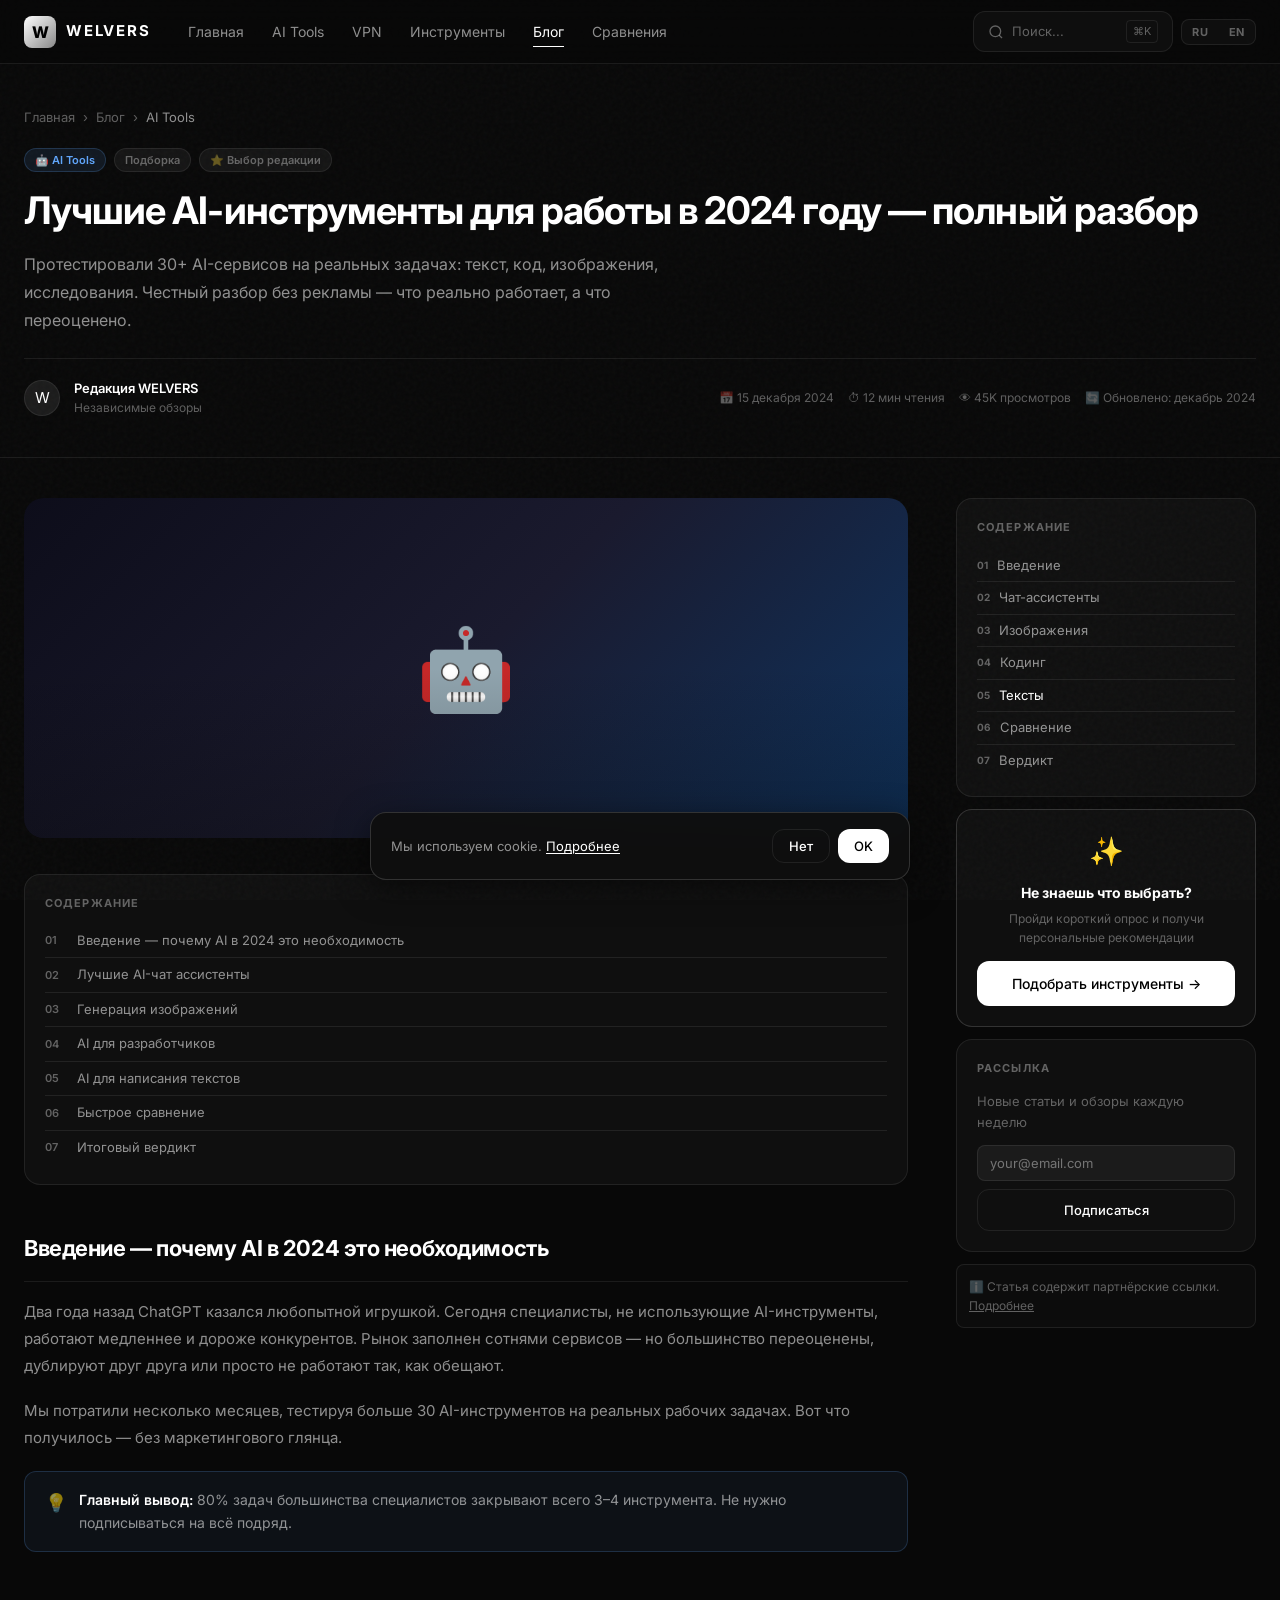
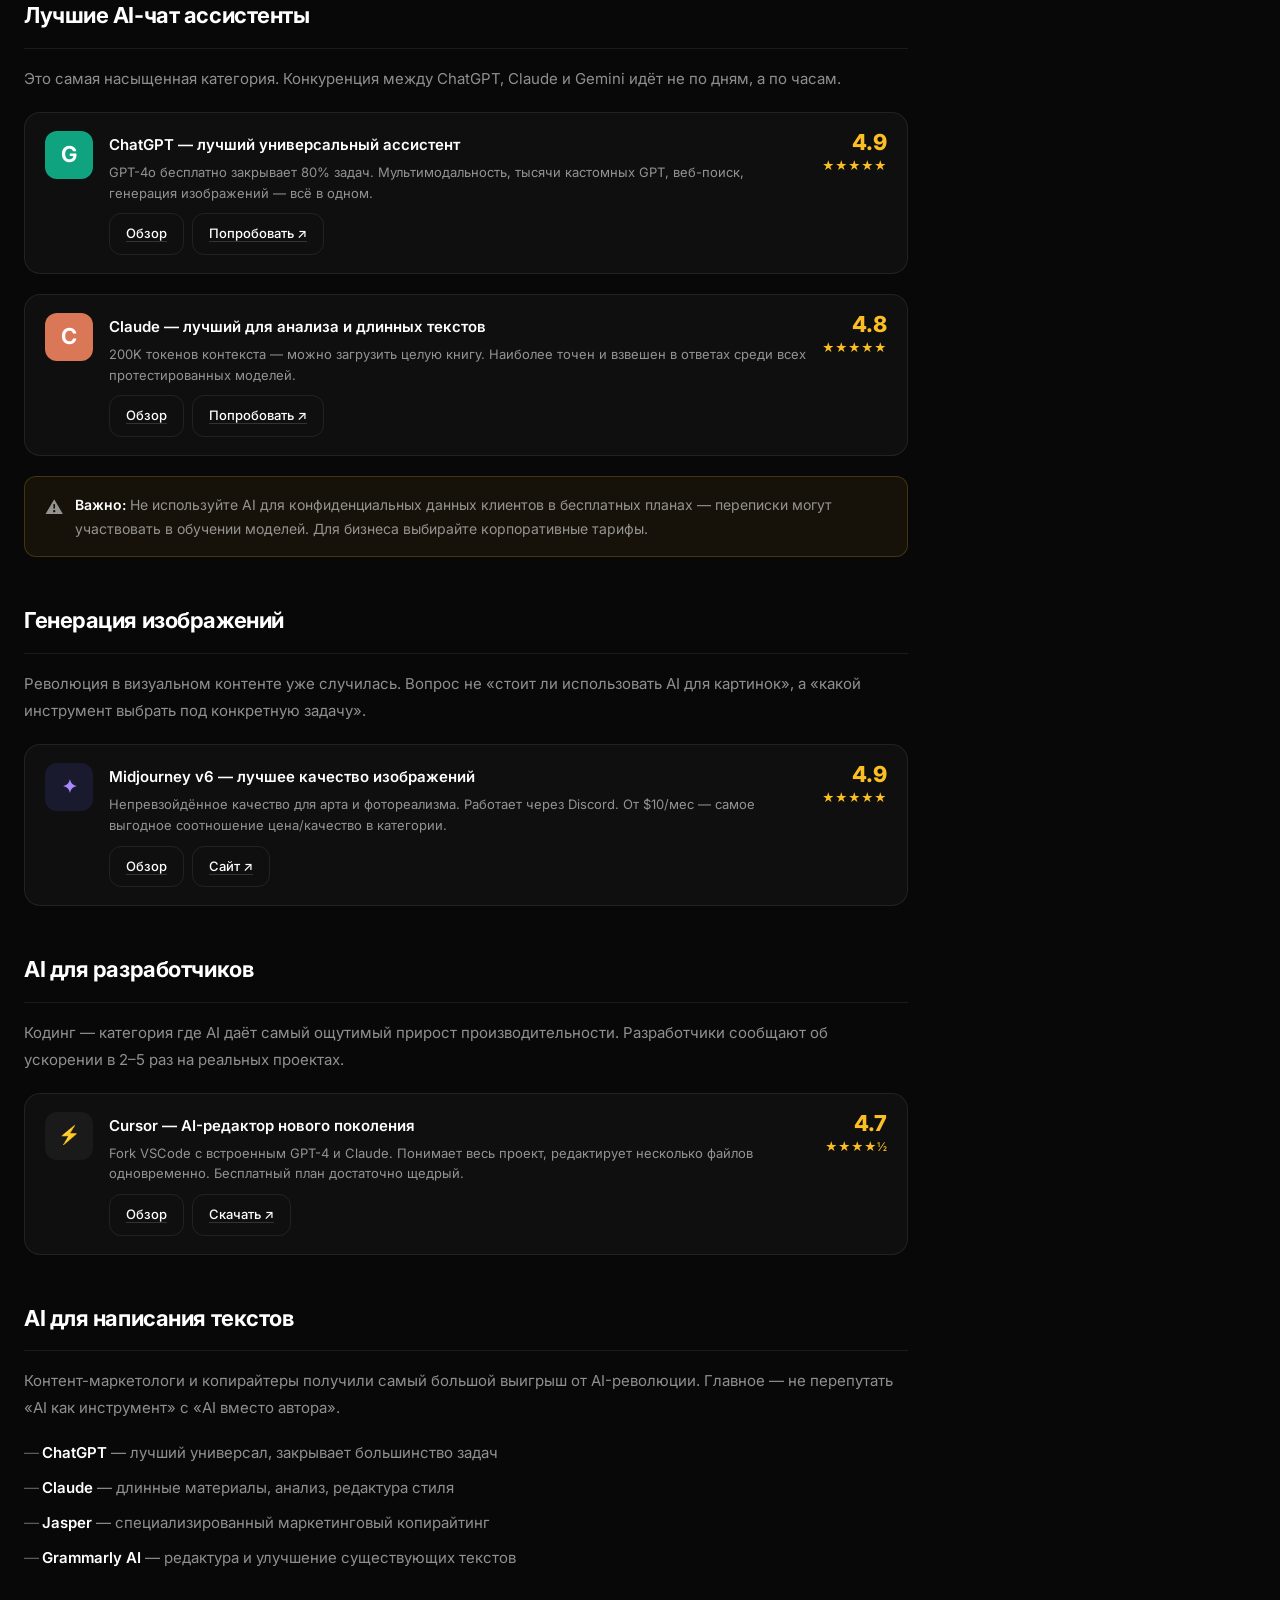
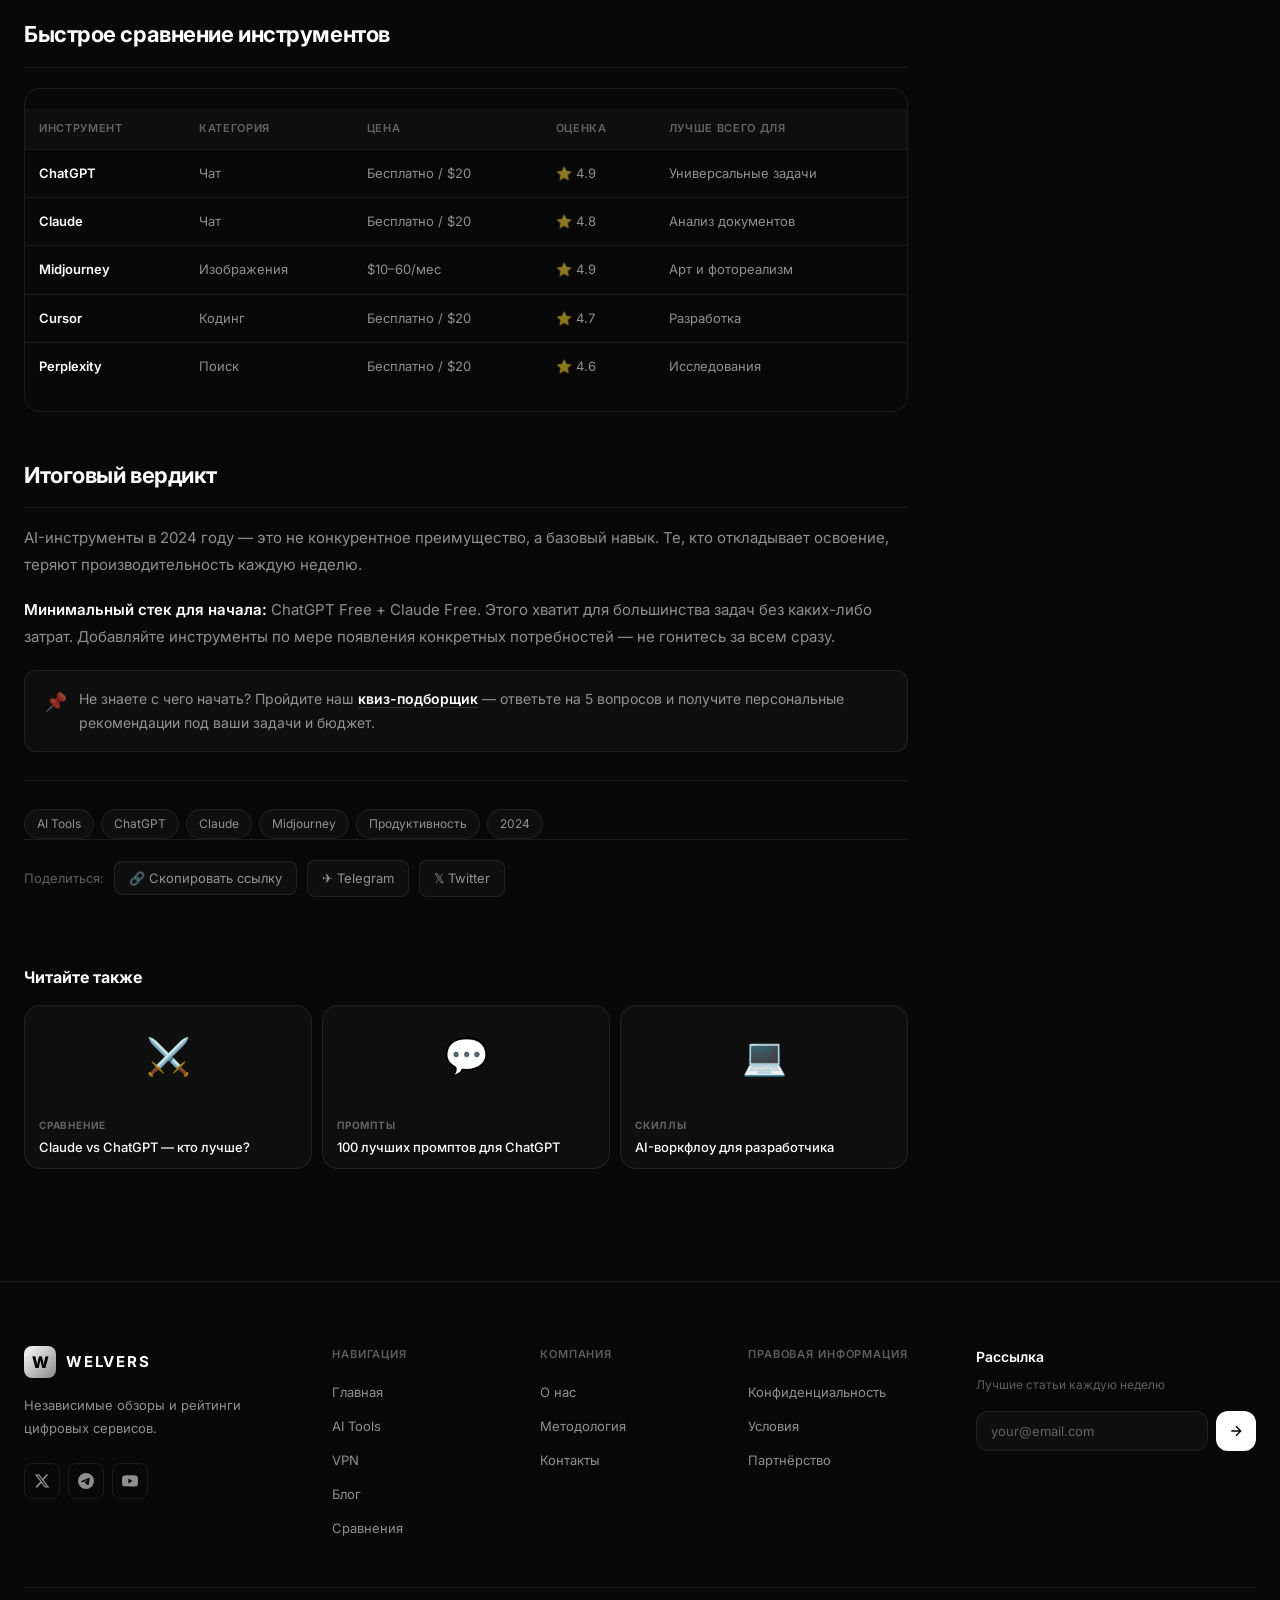
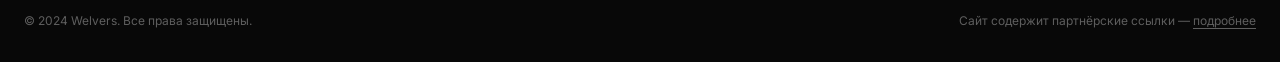
<file: welvers_v2_complete/welvers_v2/blog-article.html>
<!DOCTYPE html>
<html lang="ru">
<head>
  <meta charset="UTF-8">
  <meta name="viewport" content="width=device-width, initial-scale=1.0">
  <meta name="description" content="Лучшие AI-инструменты для работы в 2024 году — полный разбор ChatGPT, Claude, Midjourney, Cursor и других сервисов.">
  <meta property="og:title" content="Лучшие AI-инструменты 2024 — Полный разбор | WELVERS">
  <meta property="og:type" content="article">
  <meta property="article:published_time" content="2024-12-15">
  <link rel="canonical" href="https://welvers.com/blog/best-ai-tools-2024/">

  <script type="application/ld+json">
  {
    "@context": "https://schema.org",
    "@type": "Article",
    "headline": "Лучшие AI-инструменты для работы в 2024 году",
    "datePublished": "2024-12-15",
    "dateModified": "2024-12-15",
    "author": {"@type": "Organization", "name": "WELVERS"},
    "publisher": {"@type": "Organization", "name": "WELVERS", "url": "https://welvers.com"},
    "description": "Полный разбор лучших AI-сервисов 2024 — ChatGPT, Claude, Midjourney, Cursor и других"
  }
  </script>

  <title>Лучшие AI-инструменты для работы в 2024 году | WELVERS</title>
  <link rel="preconnect" href="https://fonts.googleapis.com">
  <link rel="preconnect" href="https://fonts.gstatic.com" crossorigin>
  <link href="https://fonts.googleapis.com/css2?family=Inter:wght@400;500;600;700;800&display=swap" rel="stylesheet">
  <link rel="stylesheet" href="css/styles.css">
  <style>
    /* ── Article layout ── */
    .article-layout {
      display: grid;
      grid-template-columns: 1fr 300px;
      gap: 48px;
      padding: 40px 0 80px;
      align-items: start;
    }

    /* ── Article header ── */
    .article-header {
      padding: calc(var(--header-height) + 44px) 0 40px;
      border-bottom: 1px solid var(--border);
    }

    .breadcrumb {
      display: flex;
      align-items: center;
      gap: 8px;
      font-size: 13px;
      color: var(--text-muted);
      margin-bottom: 20px;
    }

    .breadcrumb a { color: var(--text-muted); transition: color .2s; }
    .breadcrumb a:hover { color: var(--text-secondary); }

    .article-header__tags {
      display: flex;
      align-items: center;
      gap: 8px;
      flex-wrap: wrap;
      margin-bottom: 16px;
    }

    .article-tag {
      padding: 3px 10px;
      border-radius: 100px;
      font-size: 11px;
      font-weight: 600;
    }

    .article-tag--cat  { background: rgba(96,165,250,.1); color: #60a5fa; border: 1px solid rgba(96,165,250,.2); }
    .article-tag--type { background: rgba(255,255,255,.05); color: var(--text-muted); border: 1px solid var(--border); }

    .article-header__title {
      font-size: clamp(24px, 3.5vw, 38px);
      font-weight: 700;
      letter-spacing: -0.025em;
      line-height: 1.2;
      margin-bottom: 16px;
    }

    .article-header__lead {
      font-size: 16px;
      color: var(--text-secondary);
      line-height: 1.75;
      max-width: 680px;
      margin-bottom: 24px;
    }

    .article-header__byline {
      display: flex;
      align-items: center;
      gap: 14px;
      padding-top: 20px;
      border-top: 1px solid var(--border);
      flex-wrap: wrap;
    }

    .byline__avatar {
      width: 36px;
      height: 36px;
      border-radius: 50%;
      background: rgba(255,255,255,.08);
      border: 1px solid var(--border);
      display: flex;
      align-items: center;
      justify-content: center;
      font-size: 15px;
      flex-shrink: 0;
    }

    .byline__name { font-size: 13px; font-weight: 600; }
    .byline__role { font-size: 12px; color: var(--text-muted); margin-top: 1px; }

    .byline__meta {
      font-size: 12px;
      color: var(--text-muted);
      display: flex;
      gap: 14px;
      margin-left: auto;
      flex-wrap: wrap;
    }

    .byline__meta span { display: flex; align-items: center; gap: 5px; }

    /* ── Hero image ── */
    .article-hero-image {
      height: 340px;
      background: linear-gradient(135deg, #0d0d1a 0%, #1a1a2e 50%, #0f3460 100%);
      border-radius: var(--radius-xl);
      display: flex;
      align-items: center;
      justify-content: center;
      font-size: 80px;
      margin-bottom: 36px;
      position: relative;
      overflow: hidden;
    }

    .article-hero-image::after {
      content: '';
      position: absolute;
      inset: 0;
      background: linear-gradient(to bottom, transparent 50%, rgba(8,8,8,.3));
    }

    /* ── TOC ── */
    .toc {
      background: var(--bg-card);
      border: 1px solid var(--border);
      border-radius: var(--radius-lg);
      padding: 20px;
      margin-bottom: 36px;
    }

    .toc__title {
      font-size: 11px;
      font-weight: 700;
      text-transform: uppercase;
      letter-spacing: .1em;
      color: var(--text-muted);
      margin-bottom: 12px;
    }

    .toc { counter-reset: toc; }

    .toc__link {
      display: flex;
      align-items: center;
      gap: 10px;
      padding: 7px 0;
      font-size: 13px;
      color: var(--text-secondary);
      border-bottom: 1px solid var(--border);
      transition: color .2s;
      counter-increment: toc;
    }

    .toc__link:last-child { border-bottom: none; }
    .toc__link:hover { color: var(--text-primary); }

    .toc__link::before {
      content: counter(toc, decimal-leading-zero);
      font-size: 11px;
      color: var(--text-muted);
      font-weight: 600;
      width: 22px;
      flex-shrink: 0;
    }

    /* ── Article body ── */
    .article-body {
      font-size: 15px;
      color: var(--text-secondary);
      line-height: 1.8;
    }

    .article-body h2 {
      font-size: 22px;
      font-weight: 700;
      color: var(--text-primary);
      letter-spacing: -.02em;
      margin: 44px 0 16px;
      padding-bottom: 12px;
      border-bottom: 1px solid var(--border);
    }

    .article-body h3 {
      font-size: 17px;
      font-weight: 600;
      color: var(--text-primary);
      margin: 28px 0 10px;
    }

    .article-body p { margin-bottom: 18px; }

    .article-body a {
      color: var(--text-primary);
      text-decoration: underline;
      text-underline-offset: 3px;
      text-decoration-color: var(--border-hover);
    }

    .article-body strong { color: var(--text-primary); font-weight: 600; }

    .article-body ul, .article-body ol {
      margin: 0 0 18px;
      padding: 0;
      list-style: none;
      display: flex;
      flex-direction: column;
      gap: 8px;
    }

    .article-body ul li {
      padding-left: 18px;
      position: relative;
    }

    .article-body ul li::before {
      content: '—';
      position: absolute;
      left: 0;
      color: var(--text-muted);
    }

    .article-body ol { counter-reset: ol; }
    .article-body ol li {
      counter-increment: ol;
      padding-left: 24px;
      position: relative;
    }

    .article-body ol li::before {
      content: counter(ol) '.';
      position: absolute;
      left: 0;
      color: var(--text-muted);
      font-weight: 600;
      font-size: 13px;
    }

    /* Tool mention card */
    .tool-mention {
      display: flex;
      align-items: flex-start;
      gap: 16px;
      padding: 18px 20px;
      background: var(--bg-card);
      border: 1px solid var(--border);
      border-radius: var(--radius-lg);
      margin: 20px 0;
      transition: border-color .2s;
    }

    .tool-mention:hover { border-color: var(--border-hover); }

    .tool-mention__logo {
      width: 48px;
      height: 48px;
      border-radius: 12px;
      display: flex;
      align-items: center;
      justify-content: center;
      font-size: 22px;
      font-weight: 700;
      flex-shrink: 0;
    }

    .tool-mention__body { flex: 1; min-width: 0; }
    .tool-mention__name { font-size: 15px; font-weight: 600; margin-bottom: 4px; color: var(--text-primary); }
    .tool-mention__desc { font-size: 13px; color: var(--text-secondary); line-height: 1.6; margin-bottom: 10px; }
    .tool-mention__actions { display: flex; gap: 8px; }

    .tool-mention__score {
      display: flex;
      flex-direction: column;
      align-items: flex-end;
      gap: 2px;
      flex-shrink: 0;
    }

    .tool-mention__score-val { font-size: 22px; font-weight: 800; color: #fbbf24; line-height: 1; }
    .tool-mention__score-stars { font-size: 12px; color: #fbbf24; }

    /* Callout */
    .callout {
      padding: 16px 20px;
      border-radius: var(--radius-md);
      margin: 20px 0;
      font-size: 14px;
      line-height: 1.7;
      display: flex;
      gap: 12px;
    }

    .callout--tip  { background: rgba(96,165,250,.06); border: 1px solid rgba(96,165,250,.2); }
    .callout--warn { background: rgba(251,191,36,.06); border: 1px solid rgba(251,191,36,.2); }
    .callout--info { background: rgba(255,255,255,.03); border: 1px solid var(--border); }

    .callout__icon { font-size: 18px; flex-shrink: 0; }
    .callout__text { color: var(--text-secondary); }
    .callout__text strong { color: var(--text-primary); }

    /* Comparison mini-table */
    .mini-table {
      width: 100%;
      border-collapse: collapse;
      margin: 20px 0;
      font-size: 13px;
    }

    .mini-table th {
      padding: 10px 14px;
      text-align: left;
      font-size: 11px;
      font-weight: 600;
      text-transform: uppercase;
      letter-spacing: .06em;
      color: var(--text-muted);
      background: var(--bg-card);
      border-bottom: 1px solid var(--border);
    }

    .mini-table td {
      padding: 12px 14px;
      border-bottom: 1px solid var(--border);
      color: var(--text-secondary);
      vertical-align: middle;
    }

    .mini-table tr:last-child td { border-bottom: none; }
    .mini-table tr:hover td { background: rgba(255,255,255,.015); }
    .mini-table td:first-child { font-weight: 600; color: var(--text-primary); }

    /* Article tags */
    .article-footer-tags {
      display: flex;
      gap: 7px;
      flex-wrap: wrap;
      padding-top: 28px;
      margin-top: 28px;
      border-top: 1px solid var(--border);
    }

    .article-footer-tags a {
      padding: 5px 12px;
      background: var(--bg-card);
      border: 1px solid var(--border);
      border-radius: 100px;
      font-size: 12px;
      color: var(--text-secondary);
      transition: color .2s, border-color .2s;
    }

    .article-footer-tags a:hover { color: var(--text-primary); border-color: var(--border-hover); }

    /* Share */
    .article-share {
      display: flex;
      align-items: center;
      gap: 10px;
      padding: 20px 0;
      border-top: 1px solid var(--border);
      flex-wrap: wrap;
    }

    .share-label { font-size: 13px; color: var(--text-muted); }
    .share-btn {
      padding: 8px 14px;
      background: var(--bg-card);
      border: 1px solid var(--border);
      border-radius: var(--radius-sm);
      font-size: 13px;
      color: var(--text-secondary);
      cursor: pointer;
      transition: color .2s, border-color .2s;
      font-family: var(--font);
      display: flex;
      align-items: center;
      gap: 6px;
    }

    .share-btn:hover { color: var(--text-primary); border-color: var(--border-hover); }

    /* Related articles */
    .related-articles { margin-top: 48px; }

    .related-articles__title {
      font-size: 16px;
      font-weight: 700;
      margin-bottom: 16px;
    }

    .related-grid {
      display: grid;
      grid-template-columns: repeat(3, 1fr);
      gap: 10px;
    }

    .related-card {
      background: var(--bg-card);
      border: 1px solid var(--border);
      border-radius: var(--radius-lg);
      overflow: hidden;
      transition: border-color .2s, transform .15s;
      cursor: pointer;
    }

    .related-card:hover { border-color: var(--border-hover); transform: translateY(-2px); }

    .related-card__thumb {
      height: 100px;
      display: flex;
      align-items: center;
      justify-content: center;
      font-size: 36px;
    }

    .related-card__body { padding: 12px 14px; }
    .related-card__tag  { font-size: 10px; font-weight: 700; text-transform: uppercase; letter-spacing: .08em; color: var(--text-muted); margin-bottom: 5px; }
    .related-card__title { font-size: 13px; font-weight: 500; line-height: 1.4; }

    /* ── Sidebar ── */
    .article-sidebar {
      position: sticky;
      top: calc(var(--header-height) + 24px);
      display: flex;
      flex-direction: column;
      gap: 12px;
    }

    .sidebar-widget {
      background: var(--bg-card);
      border: 1px solid var(--border);
      border-radius: var(--radius-lg);
      padding: 20px;
    }

    .sidebar-widget__title {
      font-size: 11px;
      font-weight: 700;
      text-transform: uppercase;
      letter-spacing: .1em;
      color: var(--text-muted);
      margin-bottom: 14px;
    }

    /* Sticky TOC in sidebar */
    .sidebar-toc { counter-reset: stoc; }

    .sidebar-toc__link {
      display: flex;
      align-items: flex-start;
      gap: 9px;
      padding: 6px 0;
      font-size: 13px;
      color: var(--text-secondary);
      border-bottom: 1px solid var(--border);
      transition: color .2s;
      counter-increment: stoc;
      cursor: pointer;
    }

    .sidebar-toc__link:last-child { border-bottom: none; }
    .sidebar-toc__link:hover { color: var(--text-primary); }
    .sidebar-toc__link.is-active { color: var(--text-primary); }

    .sidebar-toc__link::before {
      content: counter(stoc, decimal-leading-zero);
      font-size: 10px;
      color: var(--text-muted);
      font-weight: 700;
      flex-shrink: 0;
      margin-top: 2px;
    }

    /* CTA sidebar */
    .sidebar-cta {
      background: rgba(255,255,255,.03);
      border: 1px solid var(--border-hover);
      border-radius: var(--radius-lg);
      padding: 20px;
      text-align: center;
    }

    .sidebar-cta__icon  { font-size: 28px; margin-bottom: 10px; }
    .sidebar-cta__title { font-size: 14px; font-weight: 700; margin-bottom: 6px; }
    .sidebar-cta__desc  { font-size: 12px; color: var(--text-muted); line-height: 1.6; margin-bottom: 14px; }

    /* ── Responsive ── */
    @media (max-width: 1100px) {
      .article-layout { grid-template-columns: 1fr; }
      .article-sidebar { position: static; }
    }

    @media (max-width: 640px) {
      .related-grid { grid-template-columns: 1fr 1fr; }
      .article-hero-image { height: 200px; font-size: 52px; }
    }

    @media (max-width: 400px) {
      .related-grid { grid-template-columns: 1fr; }
    }
  </style>
</head>
<body>

  <!-- ── HEADER ── -->
  <header class="header">
    <div class="container header__inner" id="header-inner">
      <a href="/" class="logo">
        <div class="logo__icon">W</div>
        <span class="logo__text">WELVERS</span>
      </a>
      <nav class="nav" id="nav">
        <a href="/" class="nav__link">Главная</a>
        <a href="/ai-tools/" class="nav__link">AI Tools</a>
        <a href="/vpn/" class="nav__link">VPN</a>
        <a href="/tools/" class="nav__link">Инструменты</a>
        <a href="/blog/" class="nav__link nav__link--active">Блог</a>
        <a href="/comparisons/" class="nav__link">Сравнения</a>
      </nav>
      <div class="header__actions">
        <div class="search-bar">
          <svg class="search-bar__icon" width="16" height="16" viewBox="0 0 24 24" fill="none" stroke="currentColor" stroke-width="2"><circle cx="11" cy="11" r="8"/><path d="m21 21-4.3-4.3"/></svg>
          <span class="search-bar__placeholder">Поиск...</span>
          <kbd class="search-bar__kbd">⌘K</kbd>
        </div>
        <div class="lang-switcher">
          <button class="lang-btn lang-btn--active" onclick="switchLang('ru')">RU</button>
          <button class="lang-btn" onclick="switchLang('en')">EN</button>
        </div>
        <button class="menu-toggle" id="menu-toggle" aria-label="Меню" aria-expanded="false">
          <svg width="20" height="20" viewBox="0 0 24 24" fill="none" stroke="currentColor" stroke-width="2"><path d="M4 6h16M4 12h16M4 18h16"/></svg>
        </button>
      </div>
    </div>
  </header>

  <main>

    <!-- ── ARTICLE HEADER ── -->
    <div class="article-header">
      <div class="container">
        <nav class="breadcrumb" aria-label="Хлебные крошки">
          <a href="/">Главная</a>
          <span>›</span>
          <a href="/blog/">Блог</a>
          <span>›</span>
          <span style="color:var(--text-secondary);">AI Tools</span>
        </nav>

        <div class="article-header__tags">
          <span class="article-tag article-tag--cat">🤖 AI Tools</span>
          <span class="article-tag article-tag--type">Подборка</span>
          <span class="article-tag article-tag--type">⭐ Выбор редакции</span>
        </div>

        <h1 class="article-header__title">
          Лучшие AI-инструменты для работы в 2024 году — полный разбор
        </h1>

        <p class="article-header__lead">
          Протестировали 30+ AI-сервисов на реальных задачах: текст, код, изображения, исследования. Честный разбор без рекламы — что реально работает, а что переоценено.
        </p>

        <div class="article-header__byline">
          <div class="byline__avatar">W</div>
          <div>
            <div class="byline__name">Редакция WELVERS</div>
            <div class="byline__role">Независимые обзоры</div>
          </div>
          <div class="byline__meta">
            <span>📅 15 декабря 2024</span>
            <span>⏱ 12 мин чтения</span>
            <span>👁 45K просмотров</span>
            <span>🔄 Обновлено: декабрь 2024</span>
          </div>
        </div>
      </div>
    </div>

    <!-- ── BODY ── -->
    <div class="container">
      <div class="article-layout">

        <!-- Article content -->
        <article>

          <!-- Hero image -->
          <div class="article-hero-image">🤖</div>

          <!-- TOC -->
          <nav class="toc" aria-label="Содержание статьи">
            <div class="toc__title">Содержание</div>
            <a href="#intro"       class="toc__link">Введение — почему AI в 2024 это необходимость</a>
            <a href="#chat"        class="toc__link">Лучшие AI-чат ассистенты</a>
            <a href="#image"       class="toc__link">Генерация изображений</a>
            <a href="#code"        class="toc__link">AI для разработчиков</a>
            <a href="#writing"     class="toc__link">AI для написания текстов</a>
            <a href="#comparison"  class="toc__link">Быстрое сравнение</a>
            <a href="#verdict"     class="toc__link">Итоговый вердикт</a>
          </nav>

          <div class="article-body">

            <h2 id="intro">Введение — почему AI в 2024 это необходимость</h2>
            <p>Два года назад ChatGPT казался любопытной игрушкой. Сегодня специалисты, не использующие AI-инструменты, работают медленнее и дороже конкурентов. Рынок заполнен сотнями сервисов — но большинство переоценены, дублируют друг друга или просто не работают так, как обещают.</p>

            <p>Мы потратили несколько месяцев, тестируя больше 30 AI-инструментов на реальных рабочих задачах. Вот что получилось — без маркетингового глянца.</p>

            <div class="callout callout--tip">
              <span class="callout__icon">💡</span>
              <div class="callout__text"><strong>Главный вывод:</strong> 80% задач большинства специалистов закрывают всего 3–4 инструмента. Не нужно подписываться на всё подряд.</div>
            </div>

            <!-- CHAT -->
            <h2 id="chat">Лучшие AI-чат ассистенты</h2>
            <p>Это самая насыщенная категория. Конкуренция между ChatGPT, Claude и Gemini идёт не по дням, а по часам.</p>

            <div class="tool-mention">
              <div class="tool-mention__logo" style="background:#10a37f;color:#fff;">G</div>
              <div class="tool-mention__body">
                <div class="tool-mention__name">ChatGPT — лучший универсальный ассистент</div>
                <div class="tool-mention__desc">GPT-4o бесплатно закрывает 80% задач. Мультимодальность, тысячи кастомных GPT, веб-поиск, генерация изображений — всё в одном.</div>
                <div class="tool-mention__actions">
                  <a href="/ai-tools/chatgpt/" class="btn btn--secondary btn--sm">Обзор</a>
                  <a href="https://chat.openai.com" target="_blank" rel="nofollow noopener" class="btn btn--secondary btn--sm">Попробовать ↗</a>
                </div>
              </div>
              <div class="tool-mention__score">
                <span class="tool-mention__score-val">4.9</span>
                <span class="tool-mention__score-stars">★★★★★</span>
              </div>
            </div>

            <div class="tool-mention">
              <div class="tool-mention__logo" style="background:#d97757;color:#fff;">C</div>
              <div class="tool-mention__body">
                <div class="tool-mention__name">Claude — лучший для анализа и длинных текстов</div>
                <div class="tool-mention__desc">200K токенов контекста — можно загрузить целую книгу. Наиболее точен и взвешен в ответах среди всех протестированных моделей.</div>
                <div class="tool-mention__actions">
                  <a href="/ai-tools/claude/" class="btn btn--secondary btn--sm">Обзор</a>
                  <a href="https://claude.ai" target="_blank" rel="nofollow noopener" class="btn btn--secondary btn--sm">Попробовать ↗</a>
                </div>
              </div>
              <div class="tool-mention__score">
                <span class="tool-mention__score-val">4.8</span>
                <span class="tool-mention__score-stars">★★★★★</span>
              </div>
            </div>

            <div class="callout callout--warn">
              <span class="callout__icon">⚠️</span>
              <div class="callout__text"><strong>Важно:</strong> Не используйте AI для конфиденциальных данных клиентов в бесплатных планах — переписки могут участвовать в обучении моделей. Для бизнеса выбирайте корпоративные тарифы.</div>
            </div>

            <!-- IMAGE -->
            <h2 id="image">Генерация изображений</h2>
            <p>Революция в визуальном контенте уже случилась. Вопрос не «стоит ли использовать AI для картинок», а «какой инструмент выбрать под конкретную задачу».</p>

            <div class="tool-mention">
              <div class="tool-mention__logo" style="background:#1a1a2e;color:#a78bfa;font-size:18px;">✦</div>
              <div class="tool-mention__body">
                <div class="tool-mention__name">Midjourney v6 — лучшее качество изображений</div>
                <div class="tool-mention__desc">Непревзойдённое качество для арта и фотореализма. Работает через Discord. От $10/мес — самое выгодное соотношение цена/качество в категории.</div>
                <div class="tool-mention__actions">
                  <a href="/ai-tools/midjourney/" class="btn btn--secondary btn--sm">Обзор</a>
                  <a href="https://midjourney.com" target="_blank" rel="nofollow noopener" class="btn btn--secondary btn--sm">Сайт ↗</a>
                </div>
              </div>
              <div class="tool-mention__score">
                <span class="tool-mention__score-val">4.9</span>
                <span class="tool-mention__score-stars">★★★★★</span>
              </div>
            </div>

            <!-- CODE -->
            <h2 id="code">AI для разработчиков</h2>
            <p>Кодинг — категория где AI даёт самый ощутимый прирост производительности. Разработчики сообщают об ускорении в 2–5 раз на реальных проектах.</p>

            <div class="tool-mention">
              <div class="tool-mention__logo" style="background:#1a1a1a;color:#fff;font-size:18px;">⚡</div>
              <div class="tool-mention__body">
                <div class="tool-mention__name">Cursor — AI-редактор нового поколения</div>
                <div class="tool-mention__desc">Fork VSCode с встроенным GPT-4 и Claude. Понимает весь проект, редактирует несколько файлов одновременно. Бесплатный план достаточно щедрый.</div>
                <div class="tool-mention__actions">
                  <a href="/ai-tools/cursor/" class="btn btn--secondary btn--sm">Обзор</a>
                  <a href="https://cursor.sh" target="_blank" rel="nofollow noopener" class="btn btn--secondary btn--sm">Скачать ↗</a>
                </div>
              </div>
              <div class="tool-mention__score">
                <span class="tool-mention__score-val">4.7</span>
                <span class="tool-mention__score-stars">★★★★½</span>
              </div>
            </div>

            <!-- WRITING -->
            <h2 id="writing">AI для написания текстов</h2>
            <p>Контент-маркетологи и копирайтеры получили самый большой выигрыш от AI-революции. Главное — не перепутать «AI как инструмент» с «AI вместо автора».</p>

            <ul>
              <li><strong>ChatGPT</strong> — лучший универсал, закрывает большинство задач</li>
              <li><strong>Claude</strong> — длинные материалы, анализ, редактура стиля</li>
              <li><strong>Jasper</strong> — специализированный маркетинговый копирайтинг</li>
              <li><strong>Grammarly AI</strong> — редактура и улучшение существующих текстов</li>
            </ul>

            <!-- COMPARISON TABLE -->
            <h2 id="comparison">Быстрое сравнение инструментов</h2>
            <div style="overflow-x:auto;border-radius:var(--radius-lg);border:1px solid var(--border);margin:20px 0;">
              <table class="mini-table">
                <thead>
                  <tr>
                    <th>Инструмент</th>
                    <th>Категория</th>
                    <th>Цена</th>
                    <th>Оценка</th>
                    <th>Лучше всего для</th>
                  </tr>
                </thead>
                <tbody>
                  <tr>
                    <td>ChatGPT</td>
                    <td>Чат</td>
                    <td>Бесплатно / $20</td>
                    <td>⭐ 4.9</td>
                    <td>Универсальные задачи</td>
                  </tr>
                  <tr>
                    <td>Claude</td>
                    <td>Чат</td>
                    <td>Бесплатно / $20</td>
                    <td>⭐ 4.8</td>
                    <td>Анализ документов</td>
                  </tr>
                  <tr>
                    <td>Midjourney</td>
                    <td>Изображения</td>
                    <td>$10–60/мес</td>
                    <td>⭐ 4.9</td>
                    <td>Арт и фотореализм</td>
                  </tr>
                  <tr>
                    <td>Cursor</td>
                    <td>Кодинг</td>
                    <td>Бесплатно / $20</td>
                    <td>⭐ 4.7</td>
                    <td>Разработка</td>
                  </tr>
                  <tr>
                    <td>Perplexity</td>
                    <td>Поиск</td>
                    <td>Бесплатно / $20</td>
                    <td>⭐ 4.6</td>
                    <td>Исследования</td>
                  </tr>
                </tbody>
              </table>
            </div>

            <!-- VERDICT -->
            <h2 id="verdict">Итоговый вердикт</h2>
            <p>AI-инструменты в 2024 году — это не конкурентное преимущество, а базовый навык. Те, кто откладывает освоение, теряют производительность каждую неделю.</p>

            <p><strong>Минимальный стек для начала:</strong> ChatGPT Free + Claude Free. Этого хватит для большинства задач без каких-либо затрат. Добавляйте инструменты по мере появления конкретных потребностей — не гонитесь за всем сразу.</p>

            <div class="callout callout--info">
              <span class="callout__icon">📌</span>
              <div class="callout__text">Не знаете с чего начать? Пройдите наш <a href="/finder/"><strong>квиз-подборщик</strong></a> — ответьте на 5 вопросов и получите персональные рекомендации под ваши задачи и бюджет.</div>
            </div>

          </div><!-- /article-body -->

          <!-- Tags -->
          <div class="article-footer-tags">
            <a href="/blog/tag/ai-tools/">AI Tools</a>
            <a href="/blog/tag/chatgpt/">ChatGPT</a>
            <a href="/blog/tag/claude/">Claude</a>
            <a href="/blog/tag/midjourney/">Midjourney</a>
            <a href="/blog/tag/productivity/">Продуктивность</a>
            <a href="/blog/tag/2024/">2024</a>
          </div>

          <!-- Share -->
          <div class="article-share">
            <span class="share-label">Поделиться:</span>
            <button class="share-btn" onclick="navigator.clipboard?.writeText(location.href);window.wvShowToast?.('Ссылка скопирована!')">
              🔗 Скопировать ссылку
            </button>
            <a href="https://t.me/share/url?url=https://welvers.com/blog/best-ai-tools-2024/" target="_blank" class="share-btn">✈ Telegram</a>
            <a href="https://twitter.com/intent/tweet?url=https://welvers.com/blog/best-ai-tools-2024/" target="_blank" class="share-btn">𝕏 Twitter</a>
          </div>

          <!-- Related -->
          <div class="related-articles">
            <div class="related-articles__title">Читайте также</div>
            <div class="related-grid">
              <a href="/blog/claude-vs-chatgpt/" class="related-card">
                <div class="related-card__thumb thumb--comparison">⚔️</div>
                <div class="related-card__body">
                  <div class="related-card__tag">Сравнение</div>
                  <div class="related-card__title">Claude vs ChatGPT — кто лучше?</div>
                </div>
              </a>
              <a href="/blog/chatgpt-prompts/" class="related-card">
                <div class="related-card__thumb thumb--ai">💬</div>
                <div class="related-card__body">
                  <div class="related-card__tag">Промпты</div>
                  <div class="related-card__title">100 лучших промптов для ChatGPT</div>
                </div>
              </a>
              <a href="/blog/ai-coding-workflow/" class="related-card">
                <div class="related-card__thumb thumb--skills">💻</div>
                <div class="related-card__body">
                  <div class="related-card__tag">Скиллы</div>
                  <div class="related-card__title">AI-воркфлоу для разработчика</div>
                </div>
              </a>
            </div>
          </div>

        </article>

        <!-- Sidebar -->
        <aside class="article-sidebar">

          <!-- TOC -->
          <div class="sidebar-widget">
            <div class="sidebar-widget__title">Содержание</div>
            <div class="sidebar-toc">
              <a href="#intro"      class="sidebar-toc__link">Введение</a>
              <a href="#chat"       class="sidebar-toc__link">Чат-ассистенты</a>
              <a href="#image"      class="sidebar-toc__link">Изображения</a>
              <a href="#code"       class="sidebar-toc__link">Кодинг</a>
              <a href="#writing"    class="sidebar-toc__link">Тексты</a>
              <a href="#comparison" class="sidebar-toc__link">Сравнение</a>
              <a href="#verdict"    class="sidebar-toc__link">Вердикт</a>
            </div>
          </div>

          <!-- CTA -->
          <div class="sidebar-cta">
            <div class="sidebar-cta__icon">✨</div>
            <div class="sidebar-cta__title">Не знаешь что выбрать?</div>
            <div class="sidebar-cta__desc">Пройди короткий опрос и получи персональные рекомендации</div>
            <a href="/finder/" class="btn btn--primary" style="width:100%;justify-content:center;">Подобрать инструменты →</a>
          </div>

          <!-- Newsletter -->
          <div class="sidebar-widget">
            <div class="sidebar-widget__title">Рассылка</div>
            <p style="font-size:13px;color:var(--text-muted);margin-bottom:12px;line-height:1.6;">Новые статьи и обзоры каждую неделю</p>
            <form onsubmit="handleNewsletter(event)" style="display:flex;flex-direction:column;gap:8px;">
              <input type="email" placeholder="your@email.com" required
                style="padding:9px 12px;background:rgba(255,255,255,.05);border:1px solid var(--border);border-radius:var(--radius-sm);color:var(--text-primary);font-size:13px;font-family:var(--font);outline:none;">
              <button type="submit" class="btn btn--secondary" style="justify-content:center;font-size:13px;">Подписаться</button>
            </form>
          </div>

          <!-- Affiliate note -->
          <div style="font-size:12px;color:var(--text-muted);padding:12px;background:rgba(255,255,255,.02);border:1px solid var(--border);border-radius:var(--radius-sm);line-height:1.6;">
            ℹ️ Статья содержит партнёрские ссылки. <a href="/legal/#affiliate" style="color:var(--text-muted);text-decoration:underline;">Подробнее</a>
          </div>

        </aside>
      </div>
    </div>

  </main>

  <!-- FOOTER -->
  <footer class="footer">
    <div class="container">
      <div class="footer__grid">
        <div class="footer__brand">
          <a href="/" class="logo"><div class="logo__icon">W</div><span class="logo__text">WELVERS</span></a>
          <p class="footer__brand-desc">Независимые обзоры и рейтинги цифровых сервисов.</p>
          <div class="footer__social">
            <a href="https://x.com/welvers" target="_blank" rel="noopener" aria-label="X"><svg width="16" height="16" viewBox="0 0 24 24" fill="currentColor"><path d="M18.244 2.25h3.308l-7.227 8.26 8.502 11.24H16.17l-5.214-6.817L4.99 21.75H1.68l7.73-8.835L1.254 2.25H8.08l4.713 6.231zm-1.161 17.52h1.833L7.084 4.126H5.117z"/></svg></a>
            <a href="https://t.me/welvers" target="_blank" rel="noopener" aria-label="Telegram"><svg width="16" height="16" viewBox="0 0 24 24" fill="currentColor"><path d="M11.944 0A12 12 0 0 0 0 12a12 12 0 0 0 12 12 12 12 0 0 0 12-12A12 12 0 0 0 12 0a12 12 0 0 0-.056 0zm4.962 7.224c.1-.002.321.023.465.14a.506.506 0 0 1 .171.325c.016.093.036.306.02.472-.18 1.898-.962 6.502-1.36 8.627-.168.9-.499 1.201-.82 1.23-.696.065-1.225-.46-1.9-.902-1.056-.693-1.653-1.124-2.678-1.8-1.185-.78-.417-1.21.258-1.91.177-.184 3.247-2.977 3.307-3.23.007-.032.014-.15-.056-.212s-.174-.041-.249-.024c-.106.024-1.793 1.14-5.061 3.345-.48.33-.913.49-1.302.48-.428-.008-1.252-.241-1.865-.44-.752-.245-1.349-.374-1.297-.789.027-.216.325-.437.893-.663 3.498-1.524 5.83-2.529 6.998-3.014 3.332-1.386 4.025-1.627 4.476-1.635z"/></svg></a>
            <a href="https://youtube.com/@welvers" target="_blank" rel="noopener" aria-label="YouTube"><svg width="16" height="16" viewBox="0 0 24 24" fill="currentColor"><path d="M23.498 6.186a3.016 3.016 0 0 0-2.122-2.136C19.505 3.545 12 3.545 12 3.545s-7.505 0-9.377.505A3.017 3.017 0 0 0 .502 6.186C0 8.07 0 12 0 12s0 3.93.502 5.814a3.016 3.016 0 0 0 2.122 2.136c1.871.505 9.376.505 9.376.505s7.505 0 9.377-.505a3.015 3.015 0 0 0 2.122-2.136C24 15.93 24 12 24 12s0-3.93-.502-5.814zM9.545 15.568V8.432L15.818 12l-6.273 3.568z"/></svg></a>
          </div>
        </div>
        <div class="footer__columns">
          <div>
            <h4 class="footer__col-title">Навигация</h4>
            <ul class="footer__links">
              <li><a href="/">Главная</a></li>
              <li><a href="/ai-tools/">AI Tools</a></li>
              <li><a href="/vpn/">VPN</a></li>
              <li><a href="/blog/">Блог</a></li>
              <li><a href="/comparisons/">Сравнения</a></li>
            </ul>
          </div>
          <div>
            <h4 class="footer__col-title">Компания</h4>
            <ul class="footer__links">
              <li><a href="/about/">О нас</a></li>
              <li><a href="/about/">Методология</a></li>
              <li><a href="/about/">Контакты</a></li>
            </ul>
          </div>
          <div>
            <h4 class="footer__col-title">Правовая информация</h4>
            <ul class="footer__links">
              <li><a href="/legal/#privacy">Конфиденциальность</a></li>
              <li><a href="/legal/#terms">Условия</a></li>
              <li><a href="/legal/#affiliate">Партнёрство</a></li>
            </ul>
          </div>
        </div>
        <div class="footer__newsletter">
          <h4 class="footer__newsletter-title">Рассылка</h4>
          <p class="footer__newsletter-desc">Лучшие статьи каждую неделю</p>
          <form class="newsletter-form" onsubmit="handleNewsletter(event)">
            <input type="email" class="newsletter-form__input" placeholder="your@email.com" required>
            <button type="submit" class="newsletter-form__btn">
              <svg width="16" height="16" viewBox="0 0 24 24" fill="none" stroke="currentColor" stroke-width="2"><path d="M5 12h14M12 5l7 7-7 7"/></svg>
            </button>
          </form>
        </div>
      </div>
      <div class="footer__bottom">
        <span>© 2024 Welvers. Все права защищены.</span>
        <span>Сайт содержит партнёрские ссылки — <a href="/legal/#affiliate" style="color:inherit;text-decoration:underline;text-underline-offset:3px;">подробнее</a></span>
      </div>
    </div>
  </footer>

  <div class="cookie-banner" id="cookieBanner" role="dialog">
    <p class="cookie-banner__text">Мы используем cookie. <a href="/legal/#cookies">Подробнее</a></p>
    <div class="cookie-banner__actions">
      <button class="btn btn--secondary btn--sm" onclick="dismissCookie()">Нет</button>
      <button class="btn btn--primary btn--sm" onclick="acceptCookie()">OK</button>
    </div>
  </div>

  <script src="js/main.js"></script>
  <script>
    // Highlight active TOC link on scroll
    const sections = document.querySelectorAll('.article-body h2[id]');
    const tocLinks = document.querySelectorAll('.sidebar-toc__link');

    const observer = new IntersectionObserver(entries => {
      entries.forEach(entry => {
        if (entry.isIntersecting) {
          tocLinks.forEach(l => l.classList.remove('is-active'));
          const active = document.querySelector(`.sidebar-toc__link[href="#${entry.target.id}"]`);
          if (active) active.classList.add('is-active');
        }
      });
    }, { rootMargin: '-20% 0px -70% 0px' });

    sections.forEach(s => observer.observe(s));
  </script>
</body>
</html>
</file>
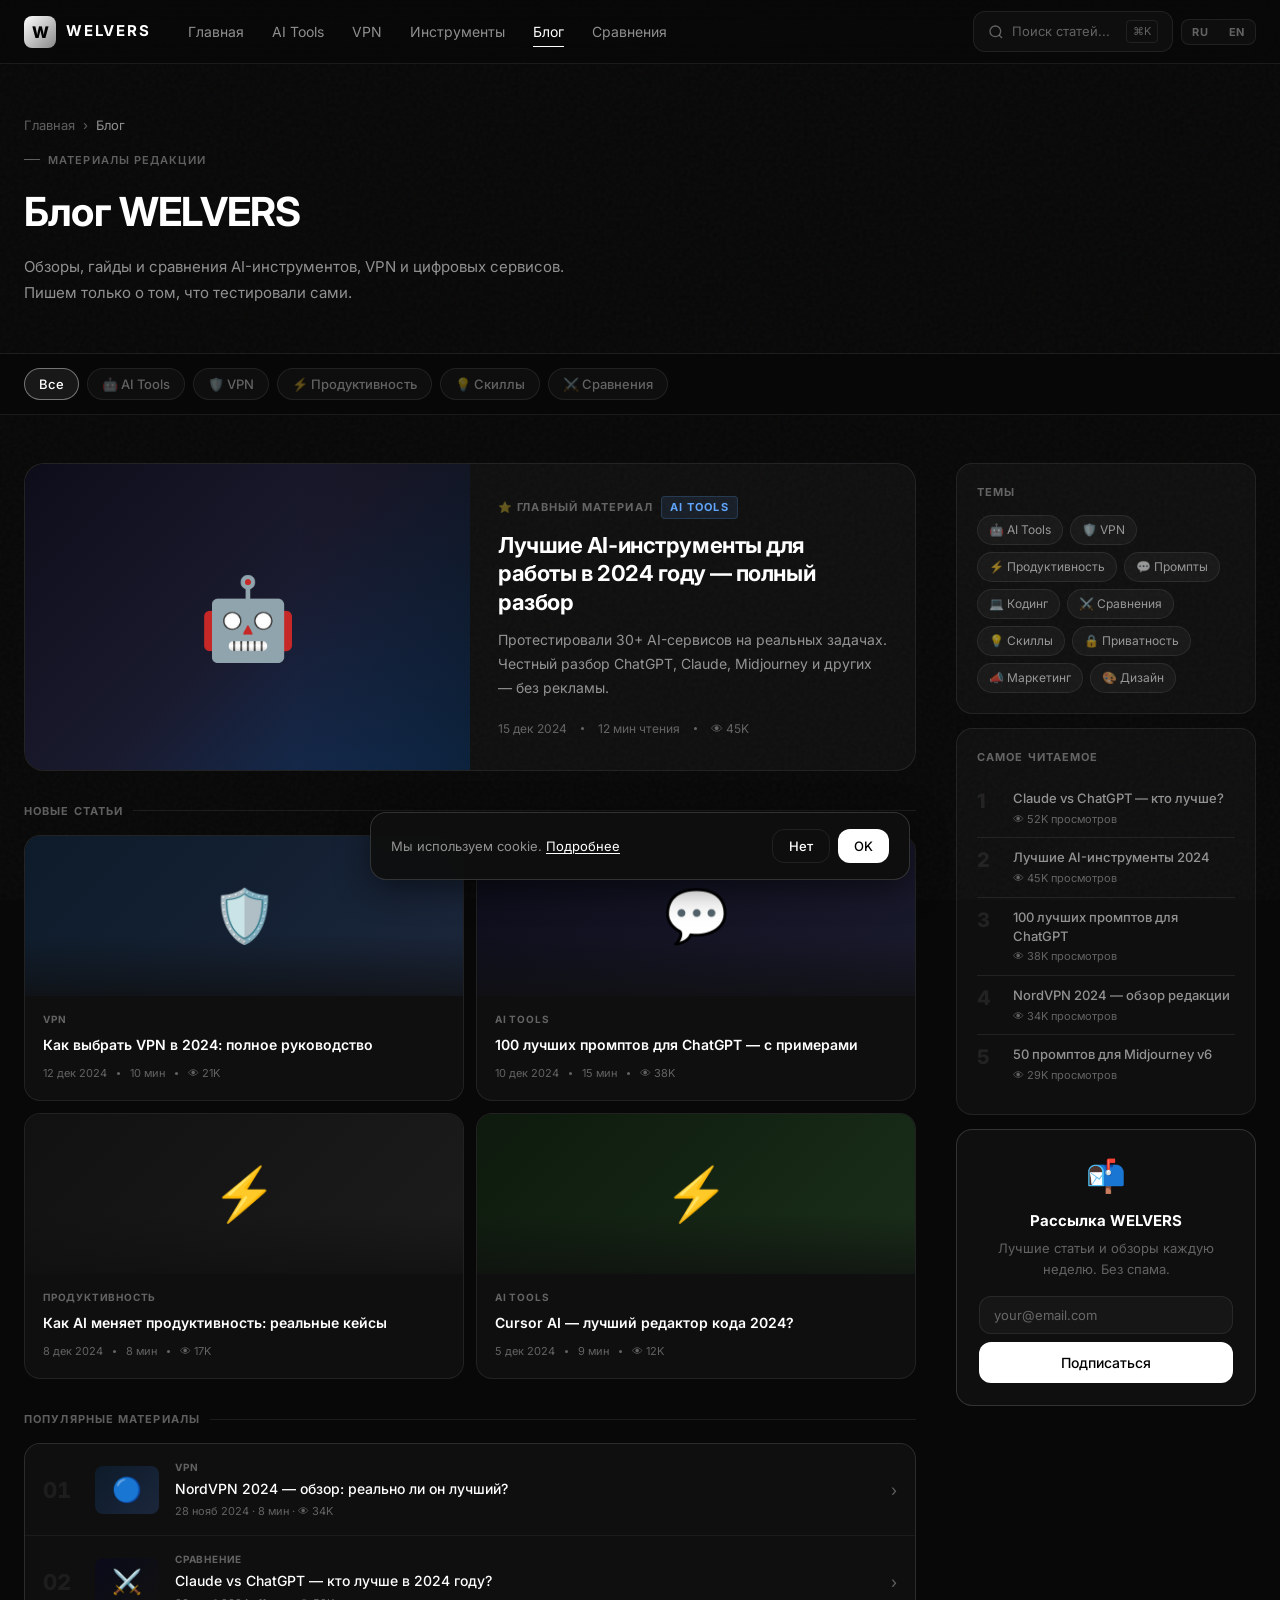
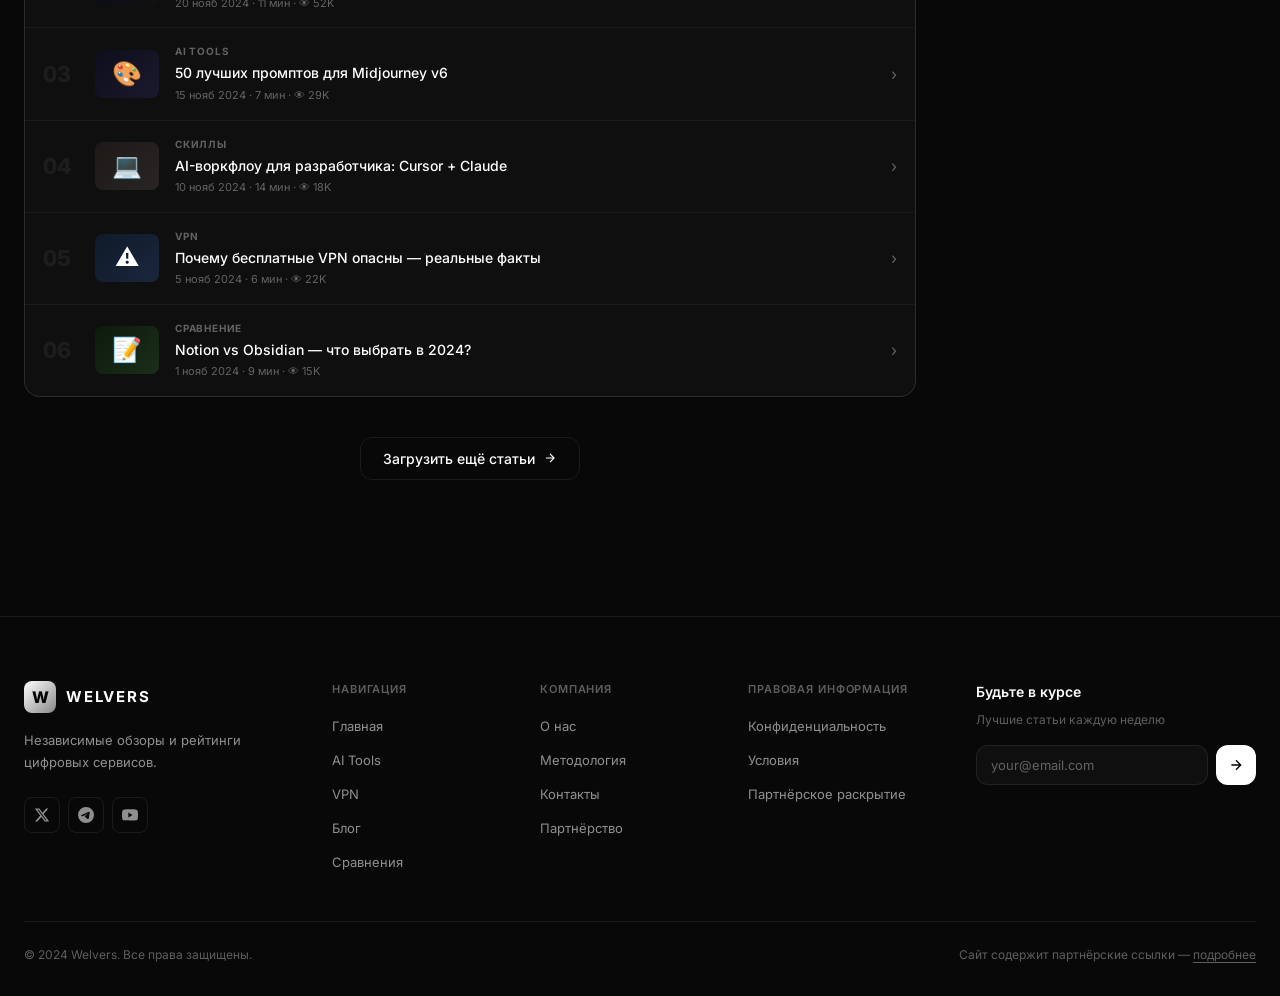
<file: welvers_v2_complete/welvers_v2/blog.html>
<!DOCTYPE html>
<html lang="ru">
<head>
  <meta charset="UTF-8">
  <meta name="viewport" content="width=device-width, initial-scale=1.0">
  <meta name="description" content="Блог WELVERS — статьи об AI-инструментах, VPN, цифровых продуктах. Обзоры, гайды, сравнения и советы экспертов.">
  <meta property="og:title" content="Блог — Статьи об AI и цифровых инструментах | WELVERS">
  <meta property="og:type" content="website">
  <link rel="canonical" href="https://welvers.com/blog/">
  <title>Блог — AI, VPN и цифровые инструменты | WELVERS</title>
  <link rel="preconnect" href="https://fonts.googleapis.com">
  <link rel="preconnect" href="https://fonts.gstatic.com" crossorigin>
  <link href="https://fonts.googleapis.com/css2?family=Inter:wght@400;500;600;700;800&display=swap" rel="stylesheet">
  <link rel="stylesheet" href="css/styles.css">
  <style>
    .page-hero {
      padding: calc(var(--header-height) + 52px) 0 48px;
      border-bottom: 1px solid var(--border);
    }

    .page-hero__eyebrow {
      font-size: 11px;
      font-weight: 600;
      letter-spacing: 0.1em;
      text-transform: uppercase;
      color: var(--text-muted);
      margin-bottom: 14px;
      display: flex;
      align-items: center;
      gap: 8px;
    }

    .page-hero__eyebrow::before {
      content: '';
      width: 16px;
      height: 1px;
      background: var(--text-muted);
    }

    .page-hero__title {
      font-size: clamp(26px, 3.5vw, 40px);
      font-weight: 700;
      letter-spacing: -0.02em;
      margin-bottom: 12px;
    }

    .page-hero__desc {
      font-size: 15px;
      color: var(--text-secondary);
      max-width: 540px;
      line-height: 1.7;
    }

    /* ── Toolbar ── */
    .toolbar {
      position: sticky;
      top: var(--header-height);
      z-index: 50;
      background: rgba(8,8,8,0.95);
      backdrop-filter: blur(16px);
      -webkit-backdrop-filter: blur(16px);
      border-bottom: 1px solid var(--border);
      padding: 14px 0;
    }

    .toolbar__inner {
      display: flex;
      align-items: center;
      gap: 8px;
      flex-wrap: wrap;
    }

    .filter-btn {
      padding: 7px 14px;
      font-size: 13px;
      font-weight: 500;
      color: var(--text-muted);
      background: var(--bg-card);
      border: 1px solid var(--border);
      border-radius: 100px;
      cursor: pointer;
      transition: color .2s, border-color .2s, background .2s;
      white-space: nowrap;
      font-family: var(--font);
    }

    .filter-btn:hover { color: var(--text-secondary); border-color: var(--border-hover); }
    .filter-btn.is-active { color: var(--text-primary); border-color: rgba(255,255,255,.4); background: rgba(255,255,255,.07); }

    /* ── Blog layout ── */
    .blog-layout {
      display: grid;
      grid-template-columns: 1fr 300px;
      gap: 40px;
      padding: 48px 0 80px;
      align-items: start;
    }

    /* ── Featured article ── */
    .featured-article {
      display: grid;
      grid-template-columns: 1fr 1fr;
      gap: 0;
      background: var(--bg-card);
      border: 1px solid var(--border);
      border-radius: var(--radius-xl);
      overflow: hidden;
      margin-bottom: 32px;
      transition: border-color .2s, transform .15s;
      cursor: pointer;
    }

    .featured-article:hover {
      border-color: var(--border-hover);
      transform: translateY(-2px);
    }

    .featured-article__image {
      background: linear-gradient(135deg, #0d0d1a 0%, #1a1a2e 50%, #0f3460 100%);
      min-height: 280px;
      display: flex;
      align-items: center;
      justify-content: center;
      font-size: 80px;
      position: relative;
      overflow: hidden;
    }

    .featured-article__image::after {
      content: '';
      position: absolute;
      inset: 0;
      background: linear-gradient(to right, transparent 60%, rgba(8,8,8,.4));
    }

    .featured-article__body {
      padding: 32px 28px;
      display: flex;
      flex-direction: column;
      justify-content: center;
    }

    .featured-article__label {
      font-size: 11px;
      font-weight: 700;
      text-transform: uppercase;
      letter-spacing: .1em;
      color: var(--text-muted);
      margin-bottom: 12px;
      display: flex;
      align-items: center;
      gap: 8px;
    }

    .featured-label__tag {
      padding: 2px 8px;
      background: rgba(96,165,250,.1);
      border: 1px solid rgba(96,165,250,.2);
      border-radius: 4px;
      color: #60a5fa;
    }

    .featured-article__title {
      font-size: 22px;
      font-weight: 700;
      letter-spacing: -.02em;
      line-height: 1.3;
      margin-bottom: 12px;
    }

    .featured-article__desc {
      font-size: 14px;
      color: var(--text-secondary);
      line-height: 1.7;
      margin-bottom: 20px;
    }

    .featured-article__meta {
      display: flex;
      align-items: center;
      gap: 14px;
      font-size: 12px;
      color: var(--text-muted);
      margin-top: auto;
    }

    .meta-dot { width: 3px; height: 3px; border-radius: 50%; background: var(--text-muted); }

    /* ── Articles grid ── */
    .section-label {
      font-size: 11px;
      font-weight: 700;
      text-transform: uppercase;
      letter-spacing: .1em;
      color: var(--text-muted);
      margin-bottom: 16px;
      display: flex;
      align-items: center;
      gap: 10px;
    }

    .section-label::after {
      content: '';
      flex: 1;
      height: 1px;
      background: var(--border);
    }

    .articles-grid {
      display: grid;
      grid-template-columns: repeat(2, 1fr);
      gap: 12px;
      margin-bottom: 32px;
    }

    .article-card {
      background: var(--bg-card);
      border: 1px solid var(--border);
      border-radius: var(--radius-lg);
      overflow: hidden;
      transition: border-color .2s, transform .15s;
      cursor: pointer;
      display: flex;
      flex-direction: column;
    }

    .article-card:hover {
      border-color: var(--border-hover);
      transform: translateY(-2px);
    }

    .article-card__thumb {
      height: 160px;
      display: flex;
      align-items: center;
      justify-content: center;
      font-size: 52px;
      position: relative;
      overflow: hidden;
      flex-shrink: 0;
    }

    .article-card__thumb::after {
      content: '';
      position: absolute;
      bottom: 0; left: 0; right: 0;
      height: 60px;
      background: linear-gradient(to top, rgba(15,15,15,.7), transparent);
    }

    .thumb--ai          { background: linear-gradient(135deg, #0d0d1a, #1a1a2e); }
    .thumb--vpn         { background: linear-gradient(135deg, #0d1b2a, #1b263b); }
    .thumb--productivity{ background: linear-gradient(135deg, #111, #1c1c1c);    }
    .thumb--skills      { background: linear-gradient(135deg, #1c1917, #292524); }
    .thumb--comparison  { background: linear-gradient(135deg, #0a0a1a, #111);    }
    .thumb--tools       { background: linear-gradient(135deg, #0d1a0d, #1a2e1a); }

    .article-card__body {
      padding: 16px 18px 18px;
      display: flex;
      flex-direction: column;
      flex: 1;
    }

    .article-card__tag {
      font-size: 10px;
      font-weight: 700;
      letter-spacing: .08em;
      text-transform: uppercase;
      color: var(--text-muted);
      margin-bottom: 8px;
    }

    .article-card__title {
      font-size: 14px;
      font-weight: 600;
      line-height: 1.45;
      margin-bottom: 10px;
      flex: 1;
    }

    .article-card__meta {
      display: flex;
      align-items: center;
      gap: 10px;
      font-size: 11px;
      color: var(--text-muted);
      margin-top: auto;
    }

    /* ── List articles (below grid) ── */
    .articles-list {
      display: flex;
      flex-direction: column;
      gap: 1px;
      background: var(--border);
      border: 1px solid var(--border);
      border-radius: var(--radius-lg);
      overflow: hidden;
      margin-bottom: 32px;
    }

    .list-article {
      display: flex;
      align-items: center;
      gap: 16px;
      padding: 16px 18px;
      background: var(--bg-secondary);
      transition: background .2s;
      cursor: pointer;
    }

    .list-article:hover { background: var(--bg-card); }

    .list-article__num {
      font-size: 22px;
      font-weight: 800;
      color: rgba(255,255,255,.06);
      width: 36px;
      flex-shrink: 0;
      line-height: 1;
      font-variant-numeric: tabular-nums;
    }

    .list-article__thumb {
      width: 64px;
      height: 48px;
      border-radius: 8px;
      display: flex;
      align-items: center;
      justify-content: center;
      font-size: 24px;
      flex-shrink: 0;
    }

    .list-article__body { flex: 1; min-width: 0; }

    .list-article__tag {
      font-size: 10px;
      font-weight: 700;
      text-transform: uppercase;
      letter-spacing: .08em;
      color: var(--text-muted);
      margin-bottom: 4px;
    }

    .list-article__title {
      font-size: 14px;
      font-weight: 500;
      line-height: 1.4;
      color: var(--text-primary);
      white-space: nowrap;
      overflow: hidden;
      text-overflow: ellipsis;
    }

    .list-article__meta {
      font-size: 11px;
      color: var(--text-muted);
      margin-top: 4px;
    }

    .list-article__arrow {
      color: var(--text-muted);
      flex-shrink: 0;
      font-size: 16px;
    }

    /* ── Load more ── */
    .load-more {
      display: flex;
      justify-content: center;
      padding: 8px 0 24px;
    }

    /* ── Sidebar ── */
    .blog-sidebar {
      position: sticky;
      top: calc(var(--header-height) + 57px);
      display: flex;
      flex-direction: column;
      gap: 14px;
    }

    .sidebar-widget {
      background: var(--bg-card);
      border: 1px solid var(--border);
      border-radius: var(--radius-lg);
      padding: 20px;
    }

    .sidebar-widget__title {
      font-size: 11px;
      font-weight: 700;
      text-transform: uppercase;
      letter-spacing: .1em;
      color: var(--text-muted);
      margin-bottom: 14px;
    }

    /* Popular topics */
    .topic-tags {
      display: flex;
      flex-wrap: wrap;
      gap: 7px;
    }

    .topic-tag {
      padding: 5px 11px;
      background: rgba(255,255,255,.04);
      border: 1px solid var(--border);
      border-radius: 100px;
      font-size: 12px;
      color: var(--text-secondary);
      cursor: pointer;
      transition: color .2s, border-color .2s;
    }

    .topic-tag:hover { color: var(--text-primary); border-color: var(--border-hover); }

    /* Popular posts */
    .popular-post {
      display: flex;
      gap: 12px;
      padding: 10px 0;
      border-bottom: 1px solid var(--border);
      cursor: pointer;
    }

    .popular-post:last-child { border-bottom: none; }

    .popular-post__num {
      font-size: 20px;
      font-weight: 800;
      color: rgba(255,255,255,.08);
      width: 24px;
      flex-shrink: 0;
      line-height: 1.2;
    }

    .popular-post__title {
      font-size: 13px;
      font-weight: 500;
      line-height: 1.45;
      color: var(--text-secondary);
      transition: color .2s;
    }

    .popular-post:hover .popular-post__title { color: var(--text-primary); }
    .popular-post__views { font-size: 11px; color: var(--text-muted); margin-top: 3px; }

    /* Newsletter widget */
    .nl-widget {
      background: rgba(255,255,255,.03);
      border: 1px solid var(--border-hover);
      border-radius: var(--radius-lg);
      padding: 22px;
      text-align: center;
    }

    .nl-widget__icon  { font-size: 32px; margin-bottom: 10px; }
    .nl-widget__title { font-size: 15px; font-weight: 700; margin-bottom: 6px; }
    .nl-widget__desc  { font-size: 13px; color: var(--text-muted); margin-bottom: 16px; line-height: 1.6; }
    .nl-widget__form  { display: flex; flex-direction: column; gap: 8px; }

    .nl-widget__input {
      width: 100%;
      padding: 10px 14px;
      background: var(--bg-card);
      border: 1px solid var(--border);
      border-radius: var(--radius-md);
      color: var(--text-primary);
      font-size: 13px;
      font-family: var(--font);
      outline: none;
      transition: border-color .2s;
    }

    .nl-widget__input::placeholder { color: var(--text-muted); }
    .nl-widget__input:focus { border-color: var(--border-hover); }

    /* ── Responsive ── */
    @media (max-width: 1100px) {
      .blog-layout { grid-template-columns: 1fr; }
      .blog-sidebar { position: static; }
    }

    @media (max-width: 768px) {
      .featured-article { grid-template-columns: 1fr; }
      .featured-article__image { min-height: 180px; }
      .articles-grid { grid-template-columns: 1fr; }
    }

    @media (max-width: 640px) {
      .toolbar__inner { gap: 6px; }
    }
  </style>
</head>
<body>

  <!-- ── HEADER ── -->
  <header class="header">
    <div class="container header__inner" id="header-inner">
      <a href="/" class="logo">
        <div class="logo__icon">W</div>
        <span class="logo__text">WELVERS</span>
      </a>
      <nav class="nav" id="nav">
        <a href="/" class="nav__link">Главная</a>
        <a href="/ai-tools/" class="nav__link">AI Tools</a>
        <a href="/vpn/" class="nav__link">VPN</a>
        <a href="/tools/" class="nav__link">Инструменты</a>
        <a href="/blog/" class="nav__link nav__link--active">Блог</a>
        <a href="/comparisons/" class="nav__link">Сравнения</a>
      </nav>
      <div class="header__actions">
        <div class="search-bar">
          <svg class="search-bar__icon" width="16" height="16" viewBox="0 0 24 24" fill="none" stroke="currentColor" stroke-width="2"><circle cx="11" cy="11" r="8"/><path d="m21 21-4.3-4.3"/></svg>
          <span class="search-bar__placeholder">Поиск статей...</span>
          <kbd class="search-bar__kbd">⌘K</kbd>
        </div>
        <div class="lang-switcher">
          <button class="lang-btn lang-btn--active" onclick="switchLang('ru')">RU</button>
          <button class="lang-btn" onclick="switchLang('en')">EN</button>
        </div>
        <button class="menu-toggle" id="menu-toggle" aria-label="Меню" aria-expanded="false">
          <svg width="20" height="20" viewBox="0 0 24 24" fill="none" stroke="currentColor" stroke-width="2"><path d="M4 6h16M4 12h16M4 18h16"/></svg>
        </button>
      </div>
    </div>
  </header>

  <main>

    <!-- ── PAGE HERO ── -->
    <div class="page-hero">
      <div class="container">
        <nav aria-label="Хлебные крошки" style="font-size:13px;color:var(--text-muted);margin-bottom:16px;display:flex;gap:8px;">
          <a href="/" style="color:var(--text-muted);transition:color .2s" onmouseover="this.style.color='var(--text-secondary)'" onmouseout="this.style.color='var(--text-muted)'">Главная</a>
          <span>›</span>
          <span style="color:var(--text-secondary);">Блог</span>
        </nav>
        <div class="page-hero__eyebrow">Материалы редакции</div>
        <h1 class="page-hero__title">Блог WELVERS</h1>
        <p class="page-hero__desc">Обзоры, гайды и сравнения AI-инструментов, VPN и цифровых сервисов. Пишем только о том, что тестировали сами.</p>
      </div>
    </div>

    <!-- ── TOOLBAR ── -->
    <div class="toolbar">
      <div class="container toolbar__inner">
        <button class="filter-btn is-active" data-filter="all">Все</button>
        <button class="filter-btn" data-filter="ai">🤖 AI Tools</button>
        <button class="filter-btn" data-filter="vpn">🛡️ VPN</button>
        <button class="filter-btn" data-filter="productivity">⚡ Продуктивность</button>
        <button class="filter-btn" data-filter="skills">💡 Скиллы</button>
        <button class="filter-btn" data-filter="comparison">⚔️ Сравнения</button>
      </div>
    </div>

    <!-- ── CONTENT ── -->
    <div class="container">
      <div class="blog-layout">

        <!-- Main column -->
        <main>

          <!-- Featured -->
          <a href="/blog/best-ai-tools-2024/" class="featured-article">
            <div class="featured-article__image">🤖</div>
            <div class="featured-article__body">
              <div class="featured-article__label">
                ⭐ Главный материал
                <span class="featured-label__tag">AI Tools</span>
              </div>
              <h2 class="featured-article__title">Лучшие AI-инструменты для работы в 2024 году — полный разбор</h2>
              <p class="featured-article__desc">Протестировали 30+ AI-сервисов на реальных задачах. Честный разбор ChatGPT, Claude, Midjourney и других — без рекламы.</p>
              <div class="featured-article__meta">
                <span>15 дек 2024</span>
                <div class="meta-dot"></div>
                <span>12 мин чтения</span>
                <div class="meta-dot"></div>
                <span>👁 45K</span>
              </div>
            </div>
          </a>

          <!-- Grid: last 4 articles -->
          <div class="section-label">Новые статьи</div>
          <div class="articles-grid" id="articlesGrid">

            <a href="/blog/how-to-choose-vpn/" class="article-card" data-cat="vpn">
              <div class="article-card__thumb thumb--vpn">🛡️</div>
              <div class="article-card__body">
                <div class="article-card__tag">VPN</div>
                <h3 class="article-card__title">Как выбрать VPN в 2024: полное руководство</h3>
                <div class="article-card__meta">
                  <span>12 дек 2024</span>
                  <div class="meta-dot" style="width:3px;height:3px;border-radius:50%;background:var(--text-muted);"></div>
                  <span>10 мин</span>
                  <div class="meta-dot" style="width:3px;height:3px;border-radius:50%;background:var(--text-muted);"></div>
                  <span>👁 21K</span>
                </div>
              </div>
            </a>

            <a href="/blog/chatgpt-prompts/" class="article-card" data-cat="ai">
              <div class="article-card__thumb thumb--ai">💬</div>
              <div class="article-card__body">
                <div class="article-card__tag">AI Tools</div>
                <h3 class="article-card__title">100 лучших промптов для ChatGPT — с примерами</h3>
                <div class="article-card__meta">
                  <span>10 дек 2024</span>
                  <div class="meta-dot" style="width:3px;height:3px;border-radius:50%;background:var(--text-muted);"></div>
                  <span>15 мин</span>
                  <div class="meta-dot" style="width:3px;height:3px;border-radius:50%;background:var(--text-muted);"></div>
                  <span>👁 38K</span>
                </div>
              </div>
            </a>

            <a href="/blog/ai-for-productivity/" class="article-card" data-cat="productivity">
              <div class="article-card__thumb thumb--productivity">⚡</div>
              <div class="article-card__body">
                <div class="article-card__tag">Продуктивность</div>
                <h3 class="article-card__title">Как AI меняет продуктивность: реальные кейсы</h3>
                <div class="article-card__meta">
                  <span>8 дек 2024</span>
                  <div class="meta-dot" style="width:3px;height:3px;border-radius:50%;background:var(--text-muted);"></div>
                  <span>8 мин</span>
                  <div class="meta-dot" style="width:3px;height:3px;border-radius:50%;background:var(--text-muted);"></div>
                  <span>👁 17K</span>
                </div>
              </div>
            </a>

            <a href="/blog/cursor-review/" class="article-card" data-cat="ai">
              <div class="article-card__thumb thumb--tools">⚡</div>
              <div class="article-card__body">
                <div class="article-card__tag">AI Tools</div>
                <h3 class="article-card__title">Cursor AI — лучший редактор кода 2024?</h3>
                <div class="article-card__meta">
                  <span>5 дек 2024</span>
                  <div class="meta-dot" style="width:3px;height:3px;border-radius:50%;background:var(--text-muted);"></div>
                  <span>9 мин</span>
                  <div class="meta-dot" style="width:3px;height:3px;border-radius:50%;background:var(--text-muted);"></div>
                  <span>👁 12K</span>
                </div>
              </div>
            </a>

          </div>

          <!-- List: more articles -->
          <div class="section-label">Популярные материалы</div>
          <div class="articles-list">

            <a href="/blog/nordvpn-review/" class="list-article" data-cat="vpn">
              <div class="list-article__num">01</div>
              <div class="list-article__thumb thumb--vpn">🔵</div>
              <div class="list-article__body">
                <div class="list-article__tag">VPN</div>
                <div class="list-article__title">NordVPN 2024 — обзор: реально ли он лучший?</div>
                <div class="list-article__meta">28 нояб 2024 · 8 мин · 👁 34K</div>
              </div>
              <span class="list-article__arrow">›</span>
            </a>

            <a href="/blog/claude-vs-chatgpt/" class="list-article" data-cat="comparison">
              <div class="list-article__num">02</div>
              <div class="list-article__thumb thumb--comparison">⚔️</div>
              <div class="list-article__body">
                <div class="list-article__tag">Сравнение</div>
                <div class="list-article__title">Claude vs ChatGPT — кто лучше в 2024 году?</div>
                <div class="list-article__meta">20 нояб 2024 · 11 мин · 👁 52K</div>
              </div>
              <span class="list-article__arrow">›</span>
            </a>

            <a href="/blog/midjourney-prompts/" class="list-article" data-cat="ai">
              <div class="list-article__num">03</div>
              <div class="list-article__thumb thumb--ai">🎨</div>
              <div class="list-article__body">
                <div class="list-article__tag">AI Tools</div>
                <div class="list-article__title">50 лучших промптов для Midjourney v6</div>
                <div class="list-article__meta">15 нояб 2024 · 7 мин · 👁 29K</div>
              </div>
              <span class="list-article__arrow">›</span>
            </a>

            <a href="/blog/ai-coding-workflow/" class="list-article" data-cat="skills">
              <div class="list-article__num">04</div>
              <div class="list-article__thumb thumb--skills">💻</div>
              <div class="list-article__body">
                <div class="list-article__tag">Скиллы</div>
                <div class="list-article__title">AI-воркфлоу для разработчика: Cursor + Claude</div>
                <div class="list-article__meta">10 нояб 2024 · 14 мин · 👁 18K</div>
              </div>
              <span class="list-article__arrow">›</span>
            </a>

            <a href="/blog/free-vpn-danger/" class="list-article" data-cat="vpn">
              <div class="list-article__num">05</div>
              <div class="list-article__thumb thumb--vpn">⚠️</div>
              <div class="list-article__body">
                <div class="list-article__tag">VPN</div>
                <div class="list-article__title">Почему бесплатные VPN опасны — реальные факты</div>
                <div class="list-article__meta">5 нояб 2024 · 6 мин · 👁 22K</div>
              </div>
              <span class="list-article__arrow">›</span>
            </a>

            <a href="/blog/notion-vs-obsidian/" class="list-article" data-cat="comparison">
              <div class="list-article__num">06</div>
              <div class="list-article__thumb thumb--tools">📝</div>
              <div class="list-article__body">
                <div class="list-article__tag">Сравнение</div>
                <div class="list-article__title">Notion vs Obsidian — что выбрать в 2024?</div>
                <div class="list-article__meta">1 нояб 2024 · 9 мин · 👁 15K</div>
              </div>
              <span class="list-article__arrow">›</span>
            </a>

          </div>

          <div class="load-more">
            <button class="btn btn--secondary" onclick="window.wvShowToast?.('Загружаем ещё статьи...')">
              Загрузить ещё статьи
              <svg width="14" height="14" viewBox="0 0 24 24" fill="none" stroke="currentColor" stroke-width="2"><path d="M5 12h14M12 5l7 7-7 7"/></svg>
            </button>
          </div>

        </main>

        <!-- Sidebar -->
        <aside class="blog-sidebar">

          <!-- Topics -->
          <div class="sidebar-widget">
            <div class="sidebar-widget__title">Темы</div>
            <div class="topic-tags">
              <span class="topic-tag">🤖 AI Tools</span>
              <span class="topic-tag">🛡️ VPN</span>
              <span class="topic-tag">⚡ Продуктивность</span>
              <span class="topic-tag">💬 Промпты</span>
              <span class="topic-tag">💻 Кодинг</span>
              <span class="topic-tag">⚔️ Сравнения</span>
              <span class="topic-tag">💡 Скиллы</span>
              <span class="topic-tag">🔒 Приватность</span>
              <span class="topic-tag">📣 Маркетинг</span>
              <span class="topic-tag">🎨 Дизайн</span>
            </div>
          </div>

          <!-- Popular -->
          <div class="sidebar-widget">
            <div class="sidebar-widget__title">Самое читаемое</div>
            <a href="/blog/claude-vs-chatgpt/" class="popular-post">
              <div class="popular-post__num">1</div>
              <div>
                <div class="popular-post__title">Claude vs ChatGPT — кто лучше?</div>
                <div class="popular-post__views">👁 52K просмотров</div>
              </div>
            </a>
            <a href="/blog/best-ai-tools-2024/" class="popular-post">
              <div class="popular-post__num">2</div>
              <div>
                <div class="popular-post__title">Лучшие AI-инструменты 2024</div>
                <div class="popular-post__views">👁 45K просмотров</div>
              </div>
            </a>
            <a href="/blog/chatgpt-prompts/" class="popular-post">
              <div class="popular-post__num">3</div>
              <div>
                <div class="popular-post__title">100 лучших промптов для ChatGPT</div>
                <div class="popular-post__views">👁 38K просмотров</div>
              </div>
            </a>
            <a href="/blog/nordvpn-review/" class="popular-post">
              <div class="popular-post__num">4</div>
              <div>
                <div class="popular-post__title">NordVPN 2024 — обзор редакции</div>
                <div class="popular-post__views">👁 34K просмотров</div>
              </div>
            </a>
            <a href="/blog/midjourney-prompts/" class="popular-post">
              <div class="popular-post__num">5</div>
              <div>
                <div class="popular-post__title">50 промптов для Midjourney v6</div>
                <div class="popular-post__views">👁 29K просмотров</div>
              </div>
            </a>
          </div>

          <!-- Newsletter -->
          <div class="nl-widget">
            <div class="nl-widget__icon">📬</div>
            <div class="nl-widget__title">Рассылка WELVERS</div>
            <div class="nl-widget__desc">Лучшие статьи и обзоры каждую неделю. Без спама.</div>
            <form class="nl-widget__form" onsubmit="handleNewsletter(event)">
              <input type="email" class="nl-widget__input" placeholder="your@email.com" required>
              <button type="submit" class="btn btn--primary" style="justify-content:center;">Подписаться</button>
            </form>
          </div>

        </aside>
      </div>
    </div>

  </main>

  <!-- FOOTER -->
  <footer class="footer">
    <div class="container">
      <div class="footer__grid">
        <div class="footer__brand">
          <a href="/" class="logo"><div class="logo__icon">W</div><span class="logo__text">WELVERS</span></a>
          <p class="footer__brand-desc">Независимые обзоры и рейтинги цифровых сервисов.</p>
          <div class="footer__social">
            <a href="https://x.com/welvers" target="_blank" rel="noopener" aria-label="X"><svg width="16" height="16" viewBox="0 0 24 24" fill="currentColor"><path d="M18.244 2.25h3.308l-7.227 8.26 8.502 11.24H16.17l-5.214-6.817L4.99 21.75H1.68l7.73-8.835L1.254 2.25H8.08l4.713 6.231zm-1.161 17.52h1.833L7.084 4.126H5.117z"/></svg></a>
            <a href="https://t.me/welvers" target="_blank" rel="noopener" aria-label="Telegram"><svg width="16" height="16" viewBox="0 0 24 24" fill="currentColor"><path d="M11.944 0A12 12 0 0 0 0 12a12 12 0 0 0 12 12 12 12 0 0 0 12-12A12 12 0 0 0 12 0a12 12 0 0 0-.056 0zm4.962 7.224c.1-.002.321.023.465.14a.506.506 0 0 1 .171.325c.016.093.036.306.02.472-.18 1.898-.962 6.502-1.36 8.627-.168.9-.499 1.201-.82 1.23-.696.065-1.225-.46-1.9-.902-1.056-.693-1.653-1.124-2.678-1.8-1.185-.78-.417-1.21.258-1.91.177-.184 3.247-2.977 3.307-3.23.007-.032.014-.15-.056-.212s-.174-.041-.249-.024c-.106.024-1.793 1.14-5.061 3.345-.48.33-.913.49-1.302.48-.428-.008-1.252-.241-1.865-.44-.752-.245-1.349-.374-1.297-.789.027-.216.325-.437.893-.663 3.498-1.524 5.83-2.529 6.998-3.014 3.332-1.386 4.025-1.627 4.476-1.635z"/></svg></a>
            <a href="https://youtube.com/@welvers" target="_blank" rel="noopener" aria-label="YouTube"><svg width="16" height="16" viewBox="0 0 24 24" fill="currentColor"><path d="M23.498 6.186a3.016 3.016 0 0 0-2.122-2.136C19.505 3.545 12 3.545 12 3.545s-7.505 0-9.377.505A3.017 3.017 0 0 0 .502 6.186C0 8.07 0 12 0 12s0 3.93.502 5.814a3.016 3.016 0 0 0 2.122 2.136c1.871.505 9.376.505 9.376.505s7.505 0 9.377-.505a3.015 3.015 0 0 0 2.122-2.136C24 15.93 24 12 24 12s0-3.93-.502-5.814zM9.545 15.568V8.432L15.818 12l-6.273 3.568z"/></svg></a>
          </div>
        </div>
        <div class="footer__columns">
          <div>
            <h4 class="footer__col-title">Навигация</h4>
            <ul class="footer__links">
              <li><a href="/">Главная</a></li>
              <li><a href="/ai-tools/">AI Tools</a></li>
              <li><a href="/vpn/">VPN</a></li>
              <li><a href="/blog/">Блог</a></li>
              <li><a href="/comparisons/">Сравнения</a></li>
            </ul>
          </div>
          <div>
            <h4 class="footer__col-title">Компания</h4>
            <ul class="footer__links">
              <li><a href="/about/">О нас</a></li>
              <li><a href="/about/">Методология</a></li>
              <li><a href="/about/">Контакты</a></li>
              <li><a href="/legal/#affiliate">Партнёрство</a></li>
            </ul>
          </div>
          <div>
            <h4 class="footer__col-title">Правовая информация</h4>
            <ul class="footer__links">
              <li><a href="/legal/#privacy">Конфиденциальность</a></li>
              <li><a href="/legal/#terms">Условия</a></li>
              <li><a href="/legal/#affiliate">Партнёрское раскрытие</a></li>
            </ul>
          </div>
        </div>
        <div class="footer__newsletter">
          <h4 class="footer__newsletter-title">Будьте в курсе</h4>
          <p class="footer__newsletter-desc">Лучшие статьи каждую неделю</p>
          <form class="newsletter-form" onsubmit="handleNewsletter(event)">
            <input type="email" class="newsletter-form__input" placeholder="your@email.com" required>
            <button type="submit" class="newsletter-form__btn">
              <svg width="16" height="16" viewBox="0 0 24 24" fill="none" stroke="currentColor" stroke-width="2"><path d="M5 12h14M12 5l7 7-7 7"/></svg>
            </button>
          </form>
        </div>
      </div>
      <div class="footer__bottom">
        <span>© 2024 Welvers. Все права защищены.</span>
        <span>Сайт содержит партнёрские ссылки — <a href="/legal/#affiliate" style="color:inherit;text-decoration:underline;text-underline-offset:3px;">подробнее</a></span>
      </div>
    </div>
  </footer>

  <div class="cookie-banner" id="cookieBanner" role="dialog">
    <p class="cookie-banner__text">Мы используем cookie. <a href="/legal/#cookies">Подробнее</a></p>
    <div class="cookie-banner__actions">
      <button class="btn btn--secondary btn--sm" onclick="dismissCookie()">Нет</button>
      <button class="btn btn--primary btn--sm" onclick="acceptCookie()">OK</button>
    </div>
  </div>

  <script src="js/main.js"></script>
  <script>
    // Filter articles
    const filterBtns = document.querySelectorAll('.filter-btn');
    const cards  = document.querySelectorAll('.article-card[data-cat]');
    const rows   = document.querySelectorAll('.list-article[data-cat]');

    filterBtns.forEach(btn => {
      btn.addEventListener('click', () => {
        filterBtns.forEach(b => b.classList.remove('is-active'));
        btn.classList.add('is-active');
        const cat = btn.dataset.filter;
        [...cards, ...rows].forEach(el => {
          el.style.display = (cat === 'all' || el.dataset.cat === cat) ? '' : 'none';
        });
      });
    });
  </script>
</body>
</html>
</file>
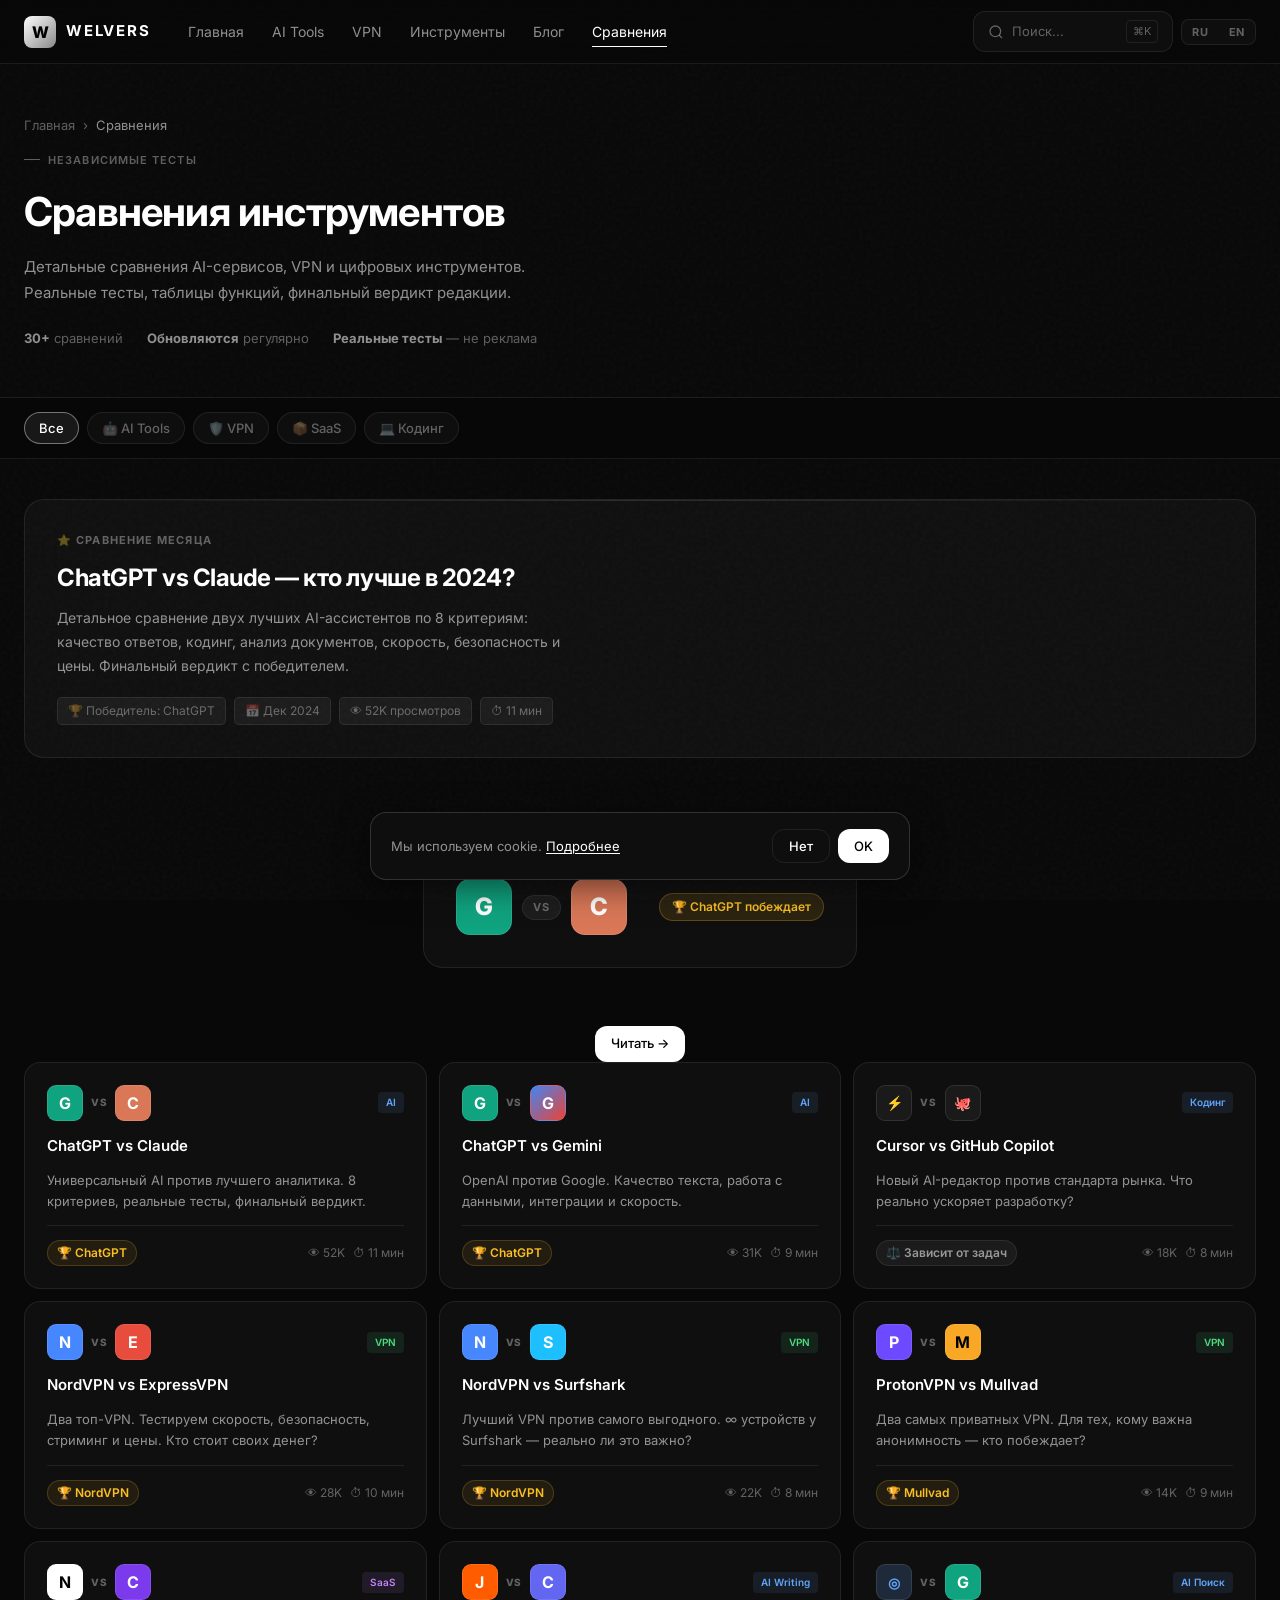
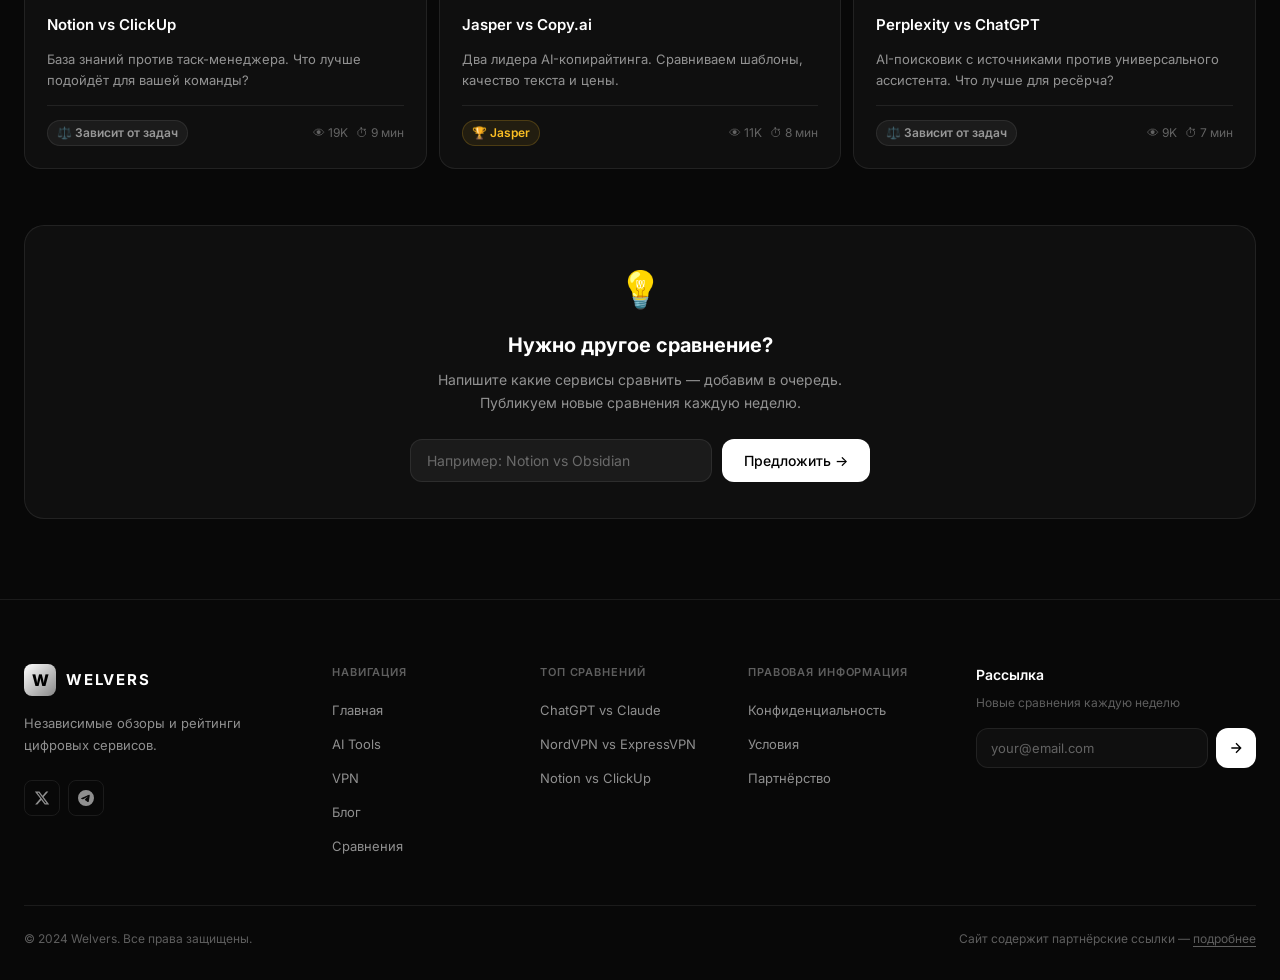
<file: welvers_v2_complete/welvers_v2/comparisons.html>
<!DOCTYPE html>
<html lang="ru">
<head>
  <meta charset="UTF-8">
  <meta name="viewport" content="width=device-width, initial-scale=1.0">
  <meta name="description" content="Сравнения AI-инструментов, VPN и цифровых сервисов — детальные тесты, таблицы, вердикты. ChatGPT vs Claude, NordVPN vs ExpressVPN и другие.">
  <meta property="og:title" content="Сравнения инструментов — Детальный анализ | WELVERS">
  <link rel="canonical" href="https://welvers.com/comparisons/">
  <title>Сравнения инструментов 2024 | WELVERS</title>
  <link rel="preconnect" href="https://fonts.googleapis.com">
  <link rel="preconnect" href="https://fonts.gstatic.com" crossorigin>
  <link href="https://fonts.googleapis.com/css2?family=Inter:wght@400;500;600;700;800&display=swap" rel="stylesheet">
  <link rel="stylesheet" href="css/styles.css">
  <style>
    .page-hero{padding:calc(var(--header-height) + 52px) 0 48px;border-bottom:1px solid var(--border);}
    .page-hero__eyebrow{font-size:11px;font-weight:600;letter-spacing:.1em;text-transform:uppercase;color:var(--text-muted);margin-bottom:14px;display:flex;align-items:center;gap:8px;}
    .page-hero__eyebrow::before{content:'';width:16px;height:1px;background:var(--text-muted);}
    .page-hero__title{font-size:clamp(26px,3.5vw,40px);font-weight:700;letter-spacing:-.02em;margin-bottom:12px;}
    .page-hero__desc{font-size:15px;color:var(--text-secondary);max-width:540px;line-height:1.7;margin-bottom:24px;}
    .page-hero__stats{display:flex;gap:24px;flex-wrap:wrap;}
    .hero-stat{font-size:13px;color:var(--text-muted);}
    .hero-stat strong{color:var(--text-secondary);}
    .toolbar{position:sticky;top:var(--header-height);z-index:50;background:rgba(8,8,8,.95);backdrop-filter:blur(16px);border-bottom:1px solid var(--border);padding:14px 0;}
    .toolbar__inner{display:flex;align-items:center;gap:8px;flex-wrap:wrap;}
    .filter-btn{padding:7px 14px;font-size:13px;font-weight:500;color:var(--text-muted);background:var(--bg-card);border:1px solid var(--border);border-radius:100px;cursor:pointer;transition:color .2s,border-color .2s,background .2s;white-space:nowrap;font-family:var(--font);}
    .filter-btn:hover{color:var(--text-secondary);border-color:var(--border-hover);}
    .filter-btn.is-active{color:var(--text-primary);border-color:rgba(255,255,255,.4);background:rgba(255,255,255,.07);}
    .featured-cmp{display:grid;grid-template-columns:1fr auto;gap:32px;align-items:center;padding:32px;background:var(--bg-card);border:1px solid var(--border);border-radius:var(--radius-xl);margin:40px 0 48px;transition:border-color .2s,transform .15s;cursor:pointer;position:relative;overflow:hidden;}
    .featured-cmp::before{content:'';position:absolute;top:0;left:0;right:0;height:1px;background:linear-gradient(90deg,transparent,rgba(255,255,255,.12),transparent);}
    .featured-cmp:hover{border-color:var(--border-hover);transform:translateY(-2px);}
    .featured-cmp__label{font-size:11px;font-weight:700;text-transform:uppercase;letter-spacing:.1em;color:var(--text-muted);margin-bottom:12px;}
    .featured-cmp__title{font-size:24px;font-weight:700;letter-spacing:-.02em;margin-bottom:10px;}
    .featured-cmp__desc{font-size:14px;color:var(--text-secondary);line-height:1.7;max-width:520px;margin-bottom:20px;}
    .featured-cmp__chips{display:flex;gap:8px;flex-wrap:wrap;}
    .chip{padding:4px 10px;background:rgba(255,255,255,.05);border:1px solid var(--border);border-radius:5px;font-size:12px;color:var(--text-muted);}
    .featured-cmp__visual{display:flex;flex-direction:column;align-items:center;gap:10px;flex-shrink:0;}
    .versus-logos{display:flex;align-items:center;gap:10px;}
    .versus-logo{width:56px;height:56px;border-radius:14px;display:flex;align-items:center;justify-content:center;font-size:24px;font-weight:800;border:1px solid rgba(255,255,255,.1);}
    .versus-badge{padding:3px 10px;background:rgba(255,255,255,.06);border:1px solid var(--border);border-radius:100px;font-size:11px;font-weight:700;color:var(--text-muted);letter-spacing:.06em;}
    .winner-badge{padding:4px 12px;background:rgba(251,191,36,.12);border:1px solid rgba(251,191,36,.25);border-radius:100px;font-size:12px;font-weight:600;color:#fbbf24;}
    .cmp-grid{display:grid;grid-template-columns:repeat(3,1fr);gap:12px;}
    .cmp-card{background:var(--bg-card);border:1px solid var(--border);border-radius:var(--radius-lg);padding:22px;display:flex;flex-direction:column;gap:14px;transition:border-color .2s,transform .15s;cursor:pointer;}
    .cmp-card:hover{border-color:var(--border-hover);transform:translateY(-2px);}
    .cmp-card__header{display:flex;align-items:center;gap:10px;}
    .cmp-card__logos{display:flex;align-items:center;gap:8px;}
    .cmp-card__logo{width:36px;height:36px;border-radius:9px;display:flex;align-items:center;justify-content:center;font-size:16px;font-weight:700;border:1px solid rgba(255,255,255,.1);}
    .cmp-card__vs{font-size:10px;font-weight:800;color:var(--text-muted);letter-spacing:.06em;}
    .cmp-card__cat{margin-left:auto;padding:3px 8px;border-radius:4px;font-size:10px;font-weight:600;}
    .cat--ai{background:rgba(96,165,250,.1);color:#60a5fa;}
    .cat--vpn{background:rgba(74,222,128,.1);color:#4ade80;}
    .cat--saas{background:rgba(192,132,252,.1);color:#c084fc;}
    .cmp-card__title{font-size:15px;font-weight:600;line-height:1.4;}
    .cmp-card__desc{font-size:13px;color:var(--text-secondary);line-height:1.6;flex:1;}
    .cmp-card__footer{display:flex;align-items:center;justify-content:space-between;padding-top:14px;border-top:1px solid var(--border);margin-top:auto;}
    .cmp-winner{display:flex;align-items:center;gap:5px;font-size:12px;font-weight:600;color:#fbbf24;background:rgba(251,191,36,.08);padding:3px 9px;border-radius:100px;border:1px solid rgba(251,191,36,.2);}
    .cmp-meta{font-size:12px;color:var(--text-muted);display:flex;gap:8px;}
    .cmp-draw{font-size:12px;font-weight:600;color:var(--text-secondary);background:rgba(255,255,255,.05);padding:3px 9px;border-radius:100px;border:1px solid var(--border);}
    .request-block{background:var(--bg-card);border:1px solid var(--border);border-radius:var(--radius-xl);padding:36px;text-align:center;margin:56px 0 80px;}
    .request-block__icon{font-size:36px;margin-bottom:14px;}
    .request-block__title{font-size:20px;font-weight:700;margin-bottom:8px;}
    .request-block__desc{font-size:14px;color:var(--text-secondary);margin-bottom:24px;line-height:1.7;max-width:440px;margin-left:auto;margin-right:auto;}
    .request-form{display:flex;gap:10px;max-width:460px;margin:0 auto;}
    .request-form input{flex:1;padding:12px 16px;background:rgba(255,255,255,.05);border:1px solid var(--border);border-radius:var(--radius-md);color:var(--text-primary);font-size:14px;font-family:var(--font);outline:none;transition:border-color .2s;}
    .request-form input:focus{border-color:var(--border-hover);}
    .request-form input::placeholder{color:var(--text-muted);}
    @media(max-width:1024px){.cmp-grid{grid-template-columns:repeat(2,1fr)}.featured-cmp{grid-template-columns:1fr}.featured-cmp__visual{flex-direction:row}}
    @media(max-width:600px){.cmp-grid{grid-template-columns:1fr}.request-form{flex-direction:column}}
  </style>
</head>
<body>
  <header class="header">
    <div class="container header__inner" id="header-inner">
      <a href="/" class="logo"><div class="logo__icon">W</div><span class="logo__text">WELVERS</span></a>
      <nav class="nav" id="nav">
        <a href="/" class="nav__link">Главная</a>
        <a href="/ai-tools/" class="nav__link">AI Tools</a>
        <a href="/vpn/" class="nav__link">VPN</a>
        <a href="/tools/" class="nav__link">Инструменты</a>
        <a href="/blog/" class="nav__link">Блог</a>
        <a href="/comparisons/" class="nav__link nav__link--active">Сравнения</a>
      </nav>
      <div class="header__actions">
        <div class="search-bar"><svg class="search-bar__icon" width="16" height="16" viewBox="0 0 24 24" fill="none" stroke="currentColor" stroke-width="2"><circle cx="11" cy="11" r="8"/><path d="m21 21-4.3-4.3"/></svg><span class="search-bar__placeholder">Поиск...</span><kbd class="search-bar__kbd">⌘K</kbd></div>
        <div class="lang-switcher"><button class="lang-btn lang-btn--active" onclick="switchLang('ru')">RU</button><button class="lang-btn" onclick="switchLang('en')">EN</button></div>
        <button class="menu-toggle" id="menu-toggle" aria-label="Меню" aria-expanded="false"><svg width="20" height="20" viewBox="0 0 24 24" fill="none" stroke="currentColor" stroke-width="2"><path d="M4 6h16M4 12h16M4 18h16"/></svg></button>
      </div>
    </div>
  </header>

  <main>
    <div class="page-hero">
      <div class="container">
        <nav aria-label="Хлебные крошки" style="font-size:13px;color:var(--text-muted);margin-bottom:16px;display:flex;gap:8px;">
          <a href="/" style="color:var(--text-muted);transition:color .2s" onmouseover="this.style.color='var(--text-secondary)'" onmouseout="this.style.color='var(--text-muted)'">Главная</a>
          <span>›</span><span style="color:var(--text-secondary);">Сравнения</span>
        </nav>
        <div class="page-hero__eyebrow">Независимые тесты</div>
        <h1 class="page-hero__title">Сравнения инструментов</h1>
        <p class="page-hero__desc">Детальные сравнения AI-сервисов, VPN и цифровых инструментов. Реальные тесты, таблицы функций, финальный вердикт редакции.</p>
        <div class="page-hero__stats">
          <div class="hero-stat"><strong>30+</strong> сравнений</div>
          <div class="hero-stat"><strong>Обновляются</strong> регулярно</div>
          <div class="hero-stat"><strong>Реальные тесты</strong> — не реклама</div>
        </div>
      </div>
    </div>

    <div class="toolbar">
      <div class="container toolbar__inner">
        <button class="filter-btn is-active" data-filter="all">Все</button>
        <button class="filter-btn" data-filter="ai">🤖 AI Tools</button>
        <button class="filter-btn" data-filter="vpn">🛡️ VPN</button>
        <button class="filter-btn" data-filter="saas">📦 SaaS</button>
        <button class="filter-btn" data-filter="code">💻 Кодинг</button>
      </div>
    </div>

    <div class="container">
      <a href="/comparisons/chatgpt-vs-claude/" class="featured-cmp">
        <div>
          <div class="featured-cmp__label">⭐ Сравнение месяца</div>
          <div class="featured-cmp__title">ChatGPT vs Claude — кто лучше в 2024?</div>
          <div class="featured-cmp__desc">Детальное сравнение двух лучших AI-ассистентов по 8 критериям: качество ответов, кодинг, анализ документов, скорость, безопасность и цены. Финальный вердикт с победителем.</div>
          <div class="featured-cmp__chips">
            <span class="chip">🏆 Победитель: ChatGPT</span>
            <span class="chip">📅 Дек 2024</span>
            <span class="chip">👁 52K просмотров</span>
            <span class="chip">⏱ 11 мин</span>
          </div>
        </div>
        <div class="featured-cmp__visual">
          <div class="versus-logos">
            <div class="versus-logo" style="background:#10a37f;color:#fff;">G</div>
            <span class="versus-badge">VS</span>
            <div class="versus-logo" style="background:#d97757;color:#fff;">C</div>
          </div>
          <div class="winner-badge">🏆 ChatGPT побеждает</div>
          <a href="/comparisons/chatgpt-vs-claude/" class="btn btn--primary btn--sm" onclick="event.stopPropagation()">Читать →</a>
        </div>
      </a>

      <div class="cmp-grid" id="cmpGrid">
        <a href="/comparisons/chatgpt-vs-claude/" class="cmp-card" data-cat="ai">
          <div class="cmp-card__header"><div class="cmp-card__logos"><div class="cmp-card__logo" style="background:#10a37f;color:#fff;">G</div><span class="cmp-card__vs">VS</span><div class="cmp-card__logo" style="background:#d97757;color:#fff;">C</div></div><span class="cmp-card__cat cat--ai">AI</span></div>
          <div class="cmp-card__title">ChatGPT vs Claude</div>
          <div class="cmp-card__desc">Универсальный AI против лучшего аналитика. 8 критериев, реальные тесты, финальный вердикт.</div>
          <div class="cmp-card__footer"><span class="cmp-winner">🏆 ChatGPT</span><div class="cmp-meta"><span>👁 52K</span><span>⏱ 11 мин</span></div></div>
        </a>
        <a href="/comparisons/chatgpt-vs-gemini/" class="cmp-card" data-cat="ai">
          <div class="cmp-card__header"><div class="cmp-card__logos"><div class="cmp-card__logo" style="background:#10a37f;color:#fff;">G</div><span class="cmp-card__vs">VS</span><div class="cmp-card__logo" style="background:linear-gradient(135deg,#4285f4,#ea4335);color:#fff;">G</div></div><span class="cmp-card__cat cat--ai">AI</span></div>
          <div class="cmp-card__title">ChatGPT vs Gemini</div>
          <div class="cmp-card__desc">OpenAI против Google. Качество текста, работа с данными, интеграции и скорость.</div>
          <div class="cmp-card__footer"><span class="cmp-winner">🏆 ChatGPT</span><div class="cmp-meta"><span>👁 31K</span><span>⏱ 9 мин</span></div></div>
        </a>
        <a href="/comparisons/cursor-vs-copilot/" class="cmp-card" data-cat="ai code">
          <div class="cmp-card__header"><div class="cmp-card__logos"><div class="cmp-card__logo" style="background:#1a1a1a;color:#fff;font-size:14px;">⚡</div><span class="cmp-card__vs">VS</span><div class="cmp-card__logo" style="background:#1a1a1a;color:#fff;font-size:14px;">🐙</div></div><span class="cmp-card__cat cat--ai">Кодинг</span></div>
          <div class="cmp-card__title">Cursor vs GitHub Copilot</div>
          <div class="cmp-card__desc">Новый AI-редактор против стандарта рынка. Что реально ускоряет разработку?</div>
          <div class="cmp-card__footer"><span class="cmp-draw">⚖️ Зависит от задач</span><div class="cmp-meta"><span>👁 18K</span><span>⏱ 8 мин</span></div></div>
        </a>
        <a href="/comparisons/nordvpn-vs-expressvpn/" class="cmp-card" data-cat="vpn">
          <div class="cmp-card__header"><div class="cmp-card__logos"><div class="cmp-card__logo" style="background:#4687ff;color:#fff;">N</div><span class="cmp-card__vs">VS</span><div class="cmp-card__logo" style="background:#e74c3c;color:#fff;">E</div></div><span class="cmp-card__cat cat--vpn">VPN</span></div>
          <div class="cmp-card__title">NordVPN vs ExpressVPN</div>
          <div class="cmp-card__desc">Два топ-VPN. Тестируем скорость, безопасность, стриминг и цены. Кто стоит своих денег?</div>
          <div class="cmp-card__footer"><span class="cmp-winner">🏆 NordVPN</span><div class="cmp-meta"><span>👁 28K</span><span>⏱ 10 мин</span></div></div>
        </a>
        <a href="/comparisons/nordvpn-vs-surfshark/" class="cmp-card" data-cat="vpn">
          <div class="cmp-card__header"><div class="cmp-card__logos"><div class="cmp-card__logo" style="background:#4687ff;color:#fff;">N</div><span class="cmp-card__vs">VS</span><div class="cmp-card__logo" style="background:#1dbfff;color:#fff;">S</div></div><span class="cmp-card__cat cat--vpn">VPN</span></div>
          <div class="cmp-card__title">NordVPN vs Surfshark</div>
          <div class="cmp-card__desc">Лучший VPN против самого выгодного. ∞ устройств у Surfshark — реально ли это важно?</div>
          <div class="cmp-card__footer"><span class="cmp-winner">🏆 NordVPN</span><div class="cmp-meta"><span>👁 22K</span><span>⏱ 8 мин</span></div></div>
        </a>
        <a href="/comparisons/protonvpn-vs-mullvad/" class="cmp-card" data-cat="vpn">
          <div class="cmp-card__header"><div class="cmp-card__logos"><div class="cmp-card__logo" style="background:#6d4aff;color:#fff;">P</div><span class="cmp-card__vs">VS</span><div class="cmp-card__logo" style="background:#f9a825;color:#000;">M</div></div><span class="cmp-card__cat cat--vpn">VPN</span></div>
          <div class="cmp-card__title">ProtonVPN vs Mullvad</div>
          <div class="cmp-card__desc">Два самых приватных VPN. Для тех, кому важна анонимность — кто побеждает?</div>
          <div class="cmp-card__footer"><span class="cmp-winner">🏆 Mullvad</span><div class="cmp-meta"><span>👁 14K</span><span>⏱ 9 мин</span></div></div>
        </a>
        <a href="/comparisons/notion-vs-clickup/" class="cmp-card" data-cat="saas">
          <div class="cmp-card__header"><div class="cmp-card__logos"><div class="cmp-card__logo" style="background:#fff;color:#000;">N</div><span class="cmp-card__vs">VS</span><div class="cmp-card__logo" style="background:#7c3aed;color:#fff;">C</div></div><span class="cmp-card__cat cat--saas">SaaS</span></div>
          <div class="cmp-card__title">Notion vs ClickUp</div>
          <div class="cmp-card__desc">База знаний против таск-менеджера. Что лучше подойдёт для вашей команды?</div>
          <div class="cmp-card__footer"><span class="cmp-draw">⚖️ Зависит от задач</span><div class="cmp-meta"><span>👁 19K</span><span>⏱ 9 мин</span></div></div>
        </a>
        <a href="/comparisons/jasper-vs-copyai/" class="cmp-card" data-cat="saas ai">
          <div class="cmp-card__header"><div class="cmp-card__logos"><div class="cmp-card__logo" style="background:#ff5c00;color:#fff;">J</div><span class="cmp-card__vs">VS</span><div class="cmp-card__logo" style="background:#6366f1;color:#fff;">C</div></div><span class="cmp-card__cat cat--ai">AI Writing</span></div>
          <div class="cmp-card__title">Jasper vs Copy.ai</div>
          <div class="cmp-card__desc">Два лидера AI-копирайтинга. Сравниваем шаблоны, качество текста и цены.</div>
          <div class="cmp-card__footer"><span class="cmp-winner">🏆 Jasper</span><div class="cmp-meta"><span>👁 11K</span><span>⏱ 8 мин</span></div></div>
        </a>
        <a href="/comparisons/perplexity-vs-chatgpt/" class="cmp-card" data-cat="ai">
          <div class="cmp-card__header"><div class="cmp-card__logos"><div class="cmp-card__logo" style="background:#1e2a3a;color:#60a5fa;font-size:14px;">◎</div><span class="cmp-card__vs">VS</span><div class="cmp-card__logo" style="background:#10a37f;color:#fff;">G</div></div><span class="cmp-card__cat cat--ai">AI Поиск</span></div>
          <div class="cmp-card__title">Perplexity vs ChatGPT</div>
          <div class="cmp-card__desc">AI-поисковик с источниками против универсального ассистента. Что лучше для ресёрча?</div>
          <div class="cmp-card__footer"><span class="cmp-draw">⚖️ Зависит от задач</span><div class="cmp-meta"><span>👁 9K</span><span>⏱ 7 мин</span></div></div>
        </a>
      </div>

      <div id="emptyState" style="display:none;text-align:center;padding:60px 24px;color:var(--text-muted);"><div style="font-size:36px;margin-bottom:12px;">🔍</div><div style="font-size:15px;">В этой категории пока нет сравнений. Скоро добавим!</div></div>

      <div class="request-block">
        <div class="request-block__icon">💡</div>
        <div class="request-block__title">Нужно другое сравнение?</div>
        <div class="request-block__desc">Напишите какие сервисы сравнить — добавим в очередь. Публикуем новые сравнения каждую неделю.</div>
        <div class="request-form">
          <input type="text" placeholder="Например: Notion vs Obsidian">
          <button class="btn btn--primary" onclick="const i=this.previousElementSibling;if(i.value.trim()){window.wvShowToast?.('✓ Запрос отправлен!');i.value=''}">Предложить →</button>
        </div>
      </div>
    </div>
  </main>

  <footer class="footer">
    <div class="container">
      <div class="footer__grid">
        <div class="footer__brand"><a href="/" class="logo"><div class="logo__icon">W</div><span class="logo__text">WELVERS</span></a><p class="footer__brand-desc">Независимые обзоры и рейтинги цифровых сервисов.</p><div class="footer__social"><a href="https://x.com/welvers" target="_blank" rel="noopener" aria-label="X"><svg width="16" height="16" viewBox="0 0 24 24" fill="currentColor"><path d="M18.244 2.25h3.308l-7.227 8.26 8.502 11.24H16.17l-5.214-6.817L4.99 21.75H1.68l7.73-8.835L1.254 2.25H8.08l4.713 6.231zm-1.161 17.52h1.833L7.084 4.126H5.117z"/></svg></a><a href="https://t.me/welvers" target="_blank" rel="noopener" aria-label="TG"><svg width="16" height="16" viewBox="0 0 24 24" fill="currentColor"><path d="M11.944 0A12 12 0 0 0 0 12a12 12 0 0 0 12 12 12 12 0 0 0 12-12A12 12 0 0 0 12 0a12 12 0 0 0-.056 0zm4.962 7.224c.1-.002.321.023.465.14a.506.506 0 0 1 .171.325c.016.093.036.306.02.472-.18 1.898-.962 6.502-1.36 8.627-.168.9-.499 1.201-.82 1.23-.696.065-1.225-.46-1.9-.902-1.056-.693-1.653-1.124-2.678-1.8-1.185-.78-.417-1.21.258-1.91.177-.184 3.247-2.977 3.307-3.23.007-.032.014-.15-.056-.212s-.174-.041-.249-.024c-.106.024-1.793 1.14-5.061 3.345-.48.33-.913.49-1.302.48-.428-.008-1.252-.241-1.865-.44-.752-.245-1.349-.374-1.297-.789.027-.216.325-.437.893-.663 3.498-1.524 5.83-2.529 6.998-3.014 3.332-1.386 4.025-1.627 4.476-1.635z"/></svg></a></div></div>
        <div class="footer__columns">
          <div><h4 class="footer__col-title">Навигация</h4><ul class="footer__links"><li><a href="/">Главная</a></li><li><a href="/ai-tools/">AI Tools</a></li><li><a href="/vpn/">VPN</a></li><li><a href="/blog/">Блог</a></li><li><a href="/comparisons/">Сравнения</a></li></ul></div>
          <div><h4 class="footer__col-title">Топ сравнений</h4><ul class="footer__links"><li><a href="/comparisons/chatgpt-vs-claude/">ChatGPT vs Claude</a></li><li><a href="/comparisons/nordvpn-vs-expressvpn/">NordVPN vs ExpressVPN</a></li><li><a href="/comparisons/notion-vs-clickup/">Notion vs ClickUp</a></li></ul></div>
          <div><h4 class="footer__col-title">Правовая информация</h4><ul class="footer__links"><li><a href="/legal/#privacy">Конфиденциальность</a></li><li><a href="/legal/#terms">Условия</a></li><li><a href="/legal/#affiliate">Партнёрство</a></li></ul></div>
        </div>
        <div class="footer__newsletter"><h4 class="footer__newsletter-title">Рассылка</h4><p class="footer__newsletter-desc">Новые сравнения каждую неделю</p><form class="newsletter-form" onsubmit="handleNewsletter(event)"><input type="email" class="newsletter-form__input" placeholder="your@email.com" required><button type="submit" class="newsletter-form__btn"><svg width="16" height="16" viewBox="0 0 24 24" fill="none" stroke="currentColor" stroke-width="2"><path d="M5 12h14M12 5l7 7-7 7"/></svg></button></form></div>
      </div>
      <div class="footer__bottom"><span>© 2024 Welvers. Все права защищены.</span><span>Сайт содержит партнёрские ссылки — <a href="/legal/#affiliate" style="color:inherit;text-decoration:underline;text-underline-offset:3px;">подробнее</a></span></div>
    </div>
  </footer>

  <div class="cookie-banner" id="cookieBanner" role="dialog"><p class="cookie-banner__text">Мы используем cookie. <a href="/legal/#cookies">Подробнее</a></p><div class="cookie-banner__actions"><button class="btn btn--secondary btn--sm" onclick="dismissCookie()">Нет</button><button class="btn btn--primary btn--sm" onclick="acceptCookie()">OK</button></div></div>

  <script src="js/main.js"></script>
  <script>
    const filterBtns = document.querySelectorAll('.filter-btn');
    const cards = document.querySelectorAll('.cmp-card');
    const empty = document.getElementById('emptyState');
    filterBtns.forEach(btn => {
      btn.addEventListener('click', () => {
        filterBtns.forEach(b => b.classList.remove('is-active'));
        btn.classList.add('is-active');
        const cat = btn.dataset.filter;
        let n = 0;
        cards.forEach(c => {
          const match = cat === 'all' || (c.dataset.cat||'').includes(cat);
          c.style.display = match ? '' : 'none';
          if (match) n++;
        });
        empty.style.display = n === 0 ? 'block' : 'none';
      });
    });
  </script>
</body>
</html>
</file>
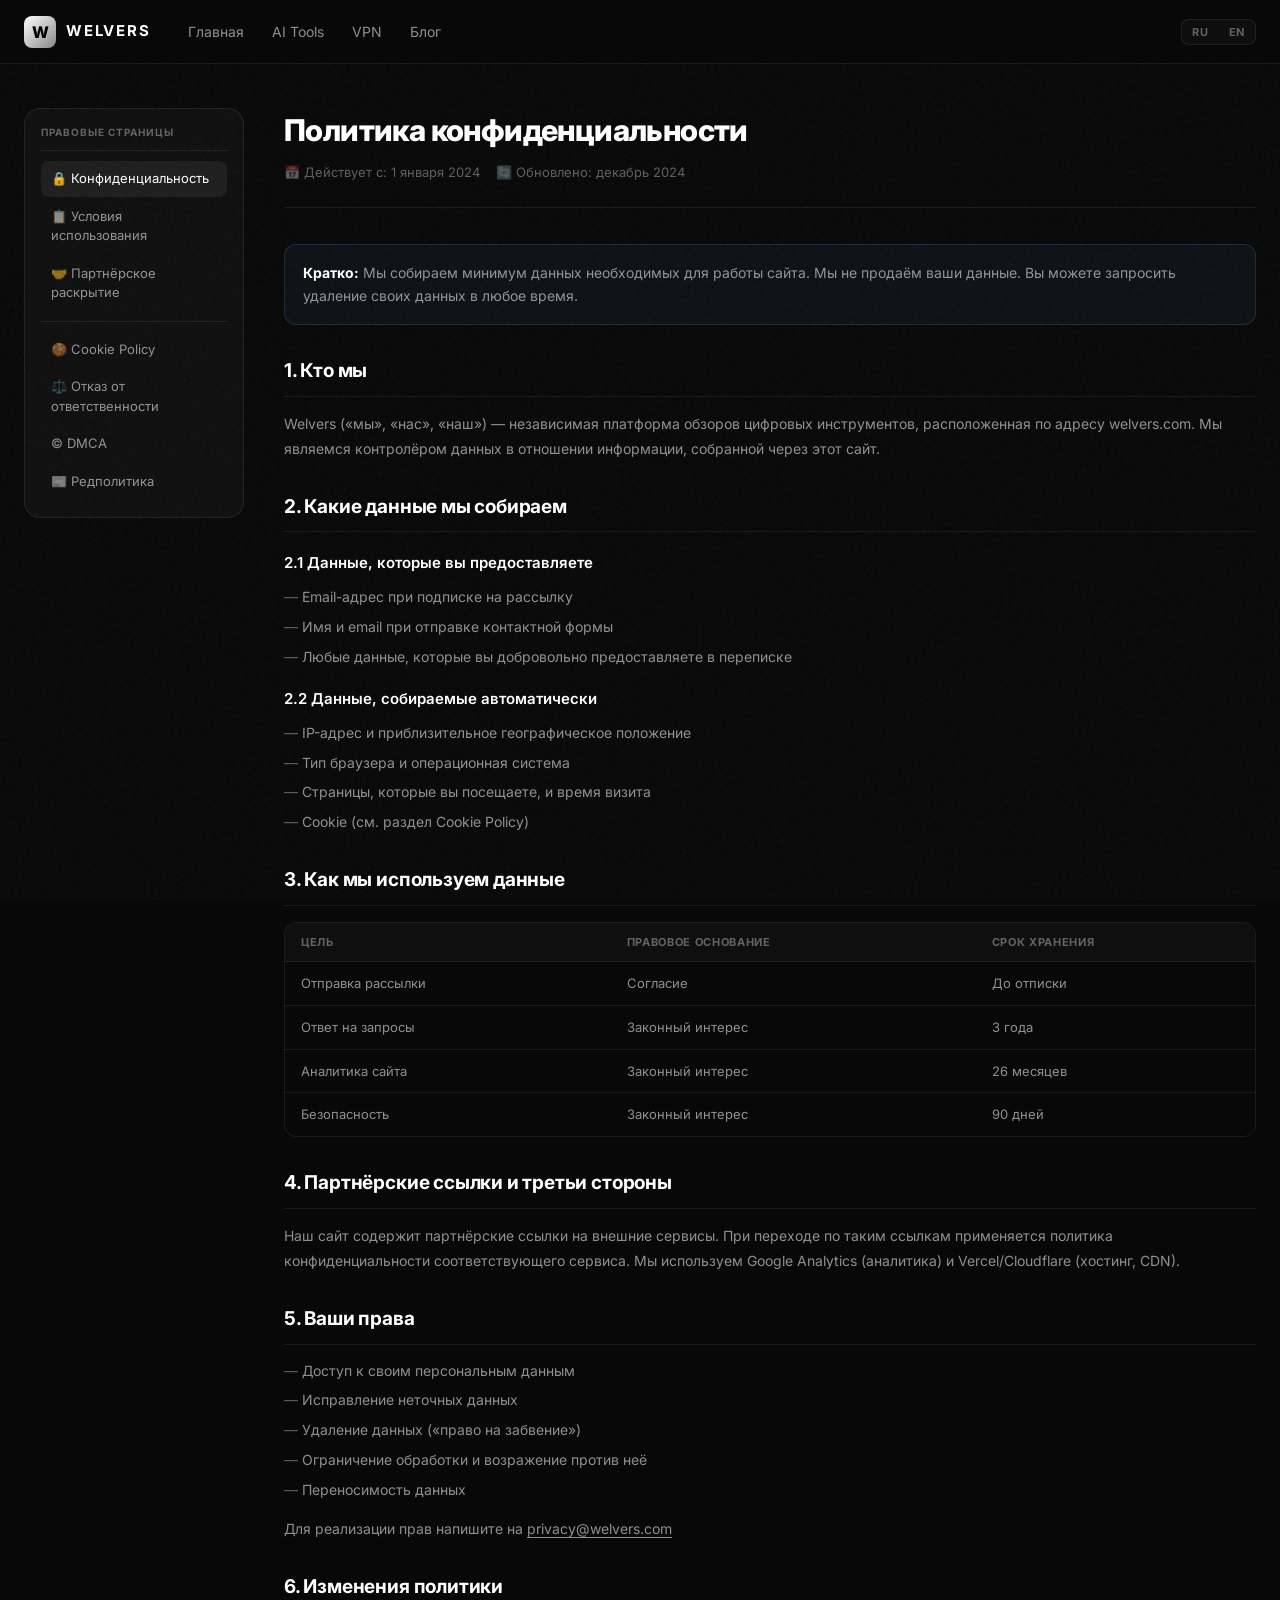
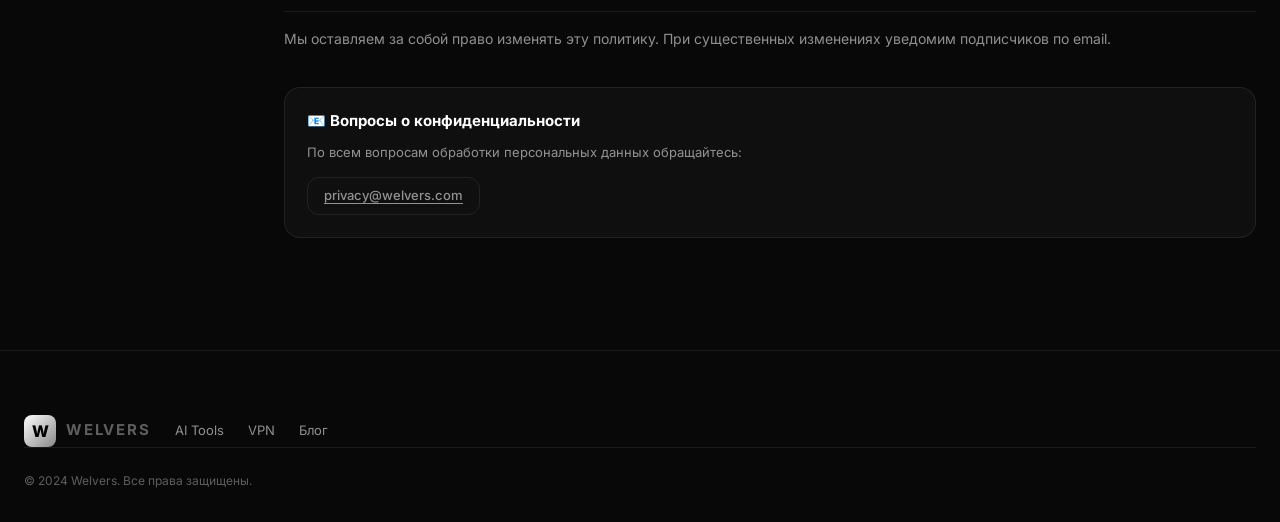
<file: welvers_v2_complete/welvers_v2/legal.html>
<!DOCTYPE html>
<html lang="ru">
<head>
  <meta charset="UTF-8">
  <meta name="viewport" content="width=device-width, initial-scale=1.0">
  <meta name="robots" content="noindex, follow">
  <title>Правовая информация | WELVERS</title>
  <link rel="preconnect" href="https://fonts.googleapis.com">
  <link rel="preconnect" href="https://fonts.gstatic.com" crossorigin>
  <link href="https://fonts.googleapis.com/css2?family=Inter:wght@400;500;600;700;800&display=swap" rel="stylesheet">
  <link rel="stylesheet" href="css/styles.css">
  <style>
    .legal-layout{display:grid;grid-template-columns:220px 1fr;gap:40px;padding:calc(var(--header-height) + 44px) 0 80px;align-items:start;}
    .legal-nav{position:sticky;top:calc(var(--header-height) + 24px);background:var(--bg-card);border:1px solid var(--border);border-radius:var(--radius-lg);padding:16px;}
    .legal-nav__title{font-size:10px;font-weight:700;text-transform:uppercase;letter-spacing:.1em;color:var(--text-muted);margin-bottom:10px;padding-bottom:10px;border-bottom:1px solid var(--border);}
    .legal-nav__link{display:block;padding:8px 10px;border-radius:var(--radius-sm);font-size:13px;color:var(--text-secondary);transition:all .2s;margin-bottom:2px;cursor:pointer;}
    .legal-nav__link:hover,.legal-nav__link.is-active{background:rgba(255,255,255,.06);color:var(--text-primary);}
    .legal-divider{height:1px;background:var(--border);margin:10px 0;}
    .legal-header{margin-bottom:36px;padding-bottom:24px;border-bottom:1px solid var(--border);}
    .legal-header__title{font-size:30px;font-weight:800;letter-spacing:-.02em;margin-bottom:10px;}
    .legal-meta{font-size:13px;color:var(--text-muted);display:flex;gap:16px;flex-wrap:wrap;}
    .legal-body h2{font-size:19px;font-weight:700;letter-spacing:-.01em;margin:32px 0 14px;padding-bottom:10px;border-bottom:1px solid var(--border);color:var(--text-primary);}
    .legal-body h3{font-size:15px;font-weight:600;margin:20px 0 10px;color:var(--text-primary);}
    .legal-body p{font-size:14px;color:var(--text-secondary);line-height:1.8;margin-bottom:14px;}
    .legal-body ul{margin-bottom:14px;padding-left:0;list-style:none;display:flex;flex-direction:column;gap:6px;}
    .legal-body ul li{font-size:14px;color:var(--text-secondary);padding-left:18px;position:relative;line-height:1.7;}
    .legal-body ul li::before{content:'—';position:absolute;left:0;color:var(--text-muted);}
    .legal-body a{color:var(--text-secondary);text-decoration:underline;text-underline-offset:3px;}
    .legal-callout{background:rgba(96,165,250,.06);border:1px solid rgba(96,165,250,.18);border-radius:var(--radius-md);padding:16px 18px;margin:18px 0;font-size:14px;color:var(--text-secondary);line-height:1.7;}
    .legal-callout strong{color:var(--text-primary);}
    .legal-table-wrap{overflow-x:auto;border-radius:var(--radius-md);border:1px solid var(--border);margin:16px 0;}
    .legal-table{width:100%;border-collapse:collapse;min-width:480px;}
    .legal-table th{padding:11px 16px;text-align:left;font-size:11px;font-weight:700;color:var(--text-muted);text-transform:uppercase;letter-spacing:.06em;background:var(--bg-card);border-bottom:1px solid var(--border);}
    .legal-table td{padding:11px 16px;font-size:13px;color:var(--text-secondary);border-bottom:1px solid var(--border);vertical-align:top;line-height:1.6;}
    .legal-table tr:last-child td{border-bottom:none;}
    .contact-box{background:var(--bg-card);border:1px solid var(--border);border-radius:var(--radius-lg);padding:22px;margin-top:36px;}
    .contact-box__title{font-size:15px;font-weight:700;margin-bottom:8px;}
    .contact-box__text{font-size:13px;color:var(--text-secondary);margin-bottom:14px;line-height:1.7;}
    @media(max-width:768px){.legal-layout{grid-template-columns:1fr}.legal-nav{position:static}}
  </style>
</head>
<body>

  <header class="header">
    <div class="container header__inner" id="header-inner">
      <a href="/" class="logo"><div class="logo__icon">W</div><span class="logo__text">WELVERS</span></a>
      <nav class="nav" id="nav">
        <a href="/" class="nav__link">Главная</a>
        <a href="/ai-tools/" class="nav__link">AI Tools</a>
        <a href="/vpn/" class="nav__link">VPN</a>
        <a href="/blog/" class="nav__link">Блог</a>
      </nav>
      <div class="header__actions">
        <div class="lang-switcher"><button class="lang-btn lang-btn--active" onclick="switchLang('ru')">RU</button><button class="lang-btn" onclick="switchLang('en')">EN</button></div>
        <button class="menu-toggle" id="menu-toggle" aria-label="Меню" aria-expanded="false"><svg width="20" height="20" viewBox="0 0 24 24" fill="none" stroke="currentColor" stroke-width="2"><path d="M4 6h16M4 12h16M4 18h16"/></svg></button>
      </div>
    </div>
  </header>

  <main>
    <div class="container">
      <div class="legal-layout">

        <nav class="legal-nav">
          <div class="legal-nav__title">Правовые страницы</div>
          <div class="legal-nav__link is-active" onclick="showPage('privacy',this)">🔒 Конфиденциальность</div>
          <div class="legal-nav__link" onclick="showPage('terms',this)">📋 Условия использования</div>
          <div class="legal-nav__link" onclick="showPage('affiliate',this)">🤝 Партнёрское раскрытие</div>
          <div class="legal-divider"></div>
          <div class="legal-nav__link" onclick="showPage('cookies',this)">🍪 Cookie Policy</div>
          <div class="legal-nav__link" onclick="showPage('disclaimer',this)">⚖️ Отказ от ответственности</div>
          <div class="legal-nav__link" onclick="showPage('dmca',this)">©️ DMCA</div>
          <div class="legal-nav__link" onclick="showPage('editorial',this)">📰 Редполитика</div>
        </nav>

        <div>

          <!-- PRIVACY -->
          <div id="page-privacy" class="legal-page">
            <div class="legal-header">
              <h1 class="legal-header__title">Политика конфиденциальности</h1>
              <div class="legal-meta"><span>📅 Действует с: 1 января 2024</span><span>🔄 Обновлено: декабрь 2024</span></div>
            </div>
            <div class="legal-body">
              <div class="legal-callout"><strong>Кратко:</strong> Мы собираем минимум данных необходимых для работы сайта. Мы не продаём ваши данные. Вы можете запросить удаление своих данных в любое время.</div>

              <h2>1. Кто мы</h2>
              <p>Welvers («мы», «нас», «наш») — независимая платформа обзоров цифровых инструментов, расположенная по адресу welvers.com. Мы являемся контролёром данных в отношении информации, собранной через этот сайт.</p>

              <h2>2. Какие данные мы собираем</h2>
              <h3>2.1 Данные, которые вы предоставляете</h3>
              <ul>
                <li>Email-адрес при подписке на рассылку</li>
                <li>Имя и email при отправке контактной формы</li>
                <li>Любые данные, которые вы добровольно предоставляете в переписке</li>
              </ul>
              <h3>2.2 Данные, собираемые автоматически</h3>
              <ul>
                <li>IP-адрес и приблизительное географическое положение</li>
                <li>Тип браузера и операционная система</li>
                <li>Страницы, которые вы посещаете, и время визита</li>
                <li>Cookie (см. раздел Cookie Policy)</li>
              </ul>

              <h2>3. Как мы используем данные</h2>
              <div class="legal-table-wrap">
                <table class="legal-table">
                  <thead><tr><th>Цель</th><th>Правовое основание</th><th>Срок хранения</th></tr></thead>
                  <tbody>
                    <tr><td>Отправка рассылки</td><td>Согласие</td><td>До отписки</td></tr>
                    <tr><td>Ответ на запросы</td><td>Законный интерес</td><td>3 года</td></tr>
                    <tr><td>Аналитика сайта</td><td>Законный интерес</td><td>26 месяцев</td></tr>
                    <tr><td>Безопасность</td><td>Законный интерес</td><td>90 дней</td></tr>
                  </tbody>
                </table>
              </div>

              <h2>4. Партнёрские ссылки и третьи стороны</h2>
              <p>Наш сайт содержит партнёрские ссылки на внешние сервисы. При переходе по таким ссылкам применяется политика конфиденциальности соответствующего сервиса. Мы используем Google Analytics (аналитика) и Vercel/Cloudflare (хостинг, CDN).</p>

              <h2>5. Ваши права</h2>
              <ul>
                <li>Доступ к своим персональным данным</li>
                <li>Исправление неточных данных</li>
                <li>Удаление данных («право на забвение»)</li>
                <li>Ограничение обработки и возражение против неё</li>
                <li>Переносимость данных</li>
              </ul>
              <p>Для реализации прав напишите на <a href="mailto:privacy@welvers.com">privacy@welvers.com</a></p>

              <h2>6. Изменения политики</h2>
              <p>Мы оставляем за собой право изменять эту политику. При существенных изменениях уведомим подписчиков по email.</p>

              <div class="contact-box">
                <div class="contact-box__title">📧 Вопросы о конфиденциальности</div>
                <div class="contact-box__text">По всем вопросам обработки персональных данных обращайтесь:</div>
                <a href="mailto:privacy@welvers.com" class="btn btn--secondary btn--sm">privacy@welvers.com</a>
              </div>
            </div>
          </div>

          <!-- TERMS -->
          <div id="page-terms" class="legal-page" style="display:none;">
            <div class="legal-header">
              <h1 class="legal-header__title">Условия использования</h1>
              <div class="legal-meta"><span>📅 Действует с: 1 января 2024</span><span>🔄 Обновлено: декабрь 2024</span></div>
            </div>
            <div class="legal-body">
              <div class="legal-callout"><strong>Кратко:</strong> Используя наш сайт, вы соглашаетесь с этими условиями. Контент защищён авторским правом. Партнёрские ссылки раскрыты. Минимальный возраст — 18 лет.</div>

              <h2>1. Принятие условий</h2>
              <p>Используя сайт welvers.com, вы подтверждаете, что прочитали, поняли и соглашаетесь с данными Условиями использования.</p>

              <h2>2. Возрастные ограничения</h2>
              <p>Использование сайта разрешено лицам не моложе 18 лет. Лица младше 18 лет могут использовать сайт только под надзором родителей или законных представителей.</p>

              <h2>3. Интеллектуальная собственность</h2>
              <p>Весь контент на welvers.com — включая тексты, изображения, логотипы, дизайн — является собственностью WELVERS или лицензирован нами. Разрешается цитировать не более 150 слов из наших материалов при условии указания источника с активной ссылкой на оригинал.</p>

              <h2>4. Партнёрские отношения</h2>
              <p>Наш сайт участвует в партнёрских программах. Некоторые ссылки являются партнёрскими — мы получаем комиссию при покупке без дополнительных затрат для вас. Подробнее в разделе «Партнёрское раскрытие».</p>

              <h2>5. Точность информации</h2>
              <p>Мы стремимся поддерживать актуальность обзоров и цен. Однако условия сервисов могут изменяться. Всегда проверяйте актуальную информацию на сайте соответствующего сервиса перед принятием решений о покупке.</p>

              <h2>6. Ограничение ответственности</h2>
              <p>WELVERS не несёт ответственности за любые убытки, возникшие в результате использования информации на нашем сайте или приобретения рекомендованных продуктов. Вся информация носит информационный характер.</p>
            </div>
          </div>

          <!-- AFFILIATE -->
          <div id="page-affiliate" class="legal-page" style="display:none;">
            <div class="legal-header">
              <h1 class="legal-header__title">Партнёрское раскрытие</h1>
              <div class="legal-meta"><span>📅 Действует с: 1 января 2024</span></div>
            </div>
            <div class="legal-body">
              <div class="legal-callout"><strong>Суть:</strong> Некоторые ссылки на нашем сайте являются партнёрскими. Если вы перейдёте по такой ссылке и совершите покупку, мы получим комиссию. Это не влияет на наши оценки — мы писали низкие обзоры на партнёрские продукты и будем делать это в будущем.</div>

              <h2>Что такое партнёрские ссылки</h2>
              <p>Партнёрская ссылка — это специальная ссылка с отслеживающим кодом, которая позволяет нам получать небольшое вознаграждение, когда вы переходите по ней и совершаете покупку. Для вас цена остаётся такой же или ниже — за счёт скидок для наших читателей.</p>

              <h2>Как это работает на нашем сайте</h2>
              <ul>
                <li>Партнёрские ссылки помечены атрибутами <code>rel="nofollow noopener"</code></li>
                <li>В материалах с партнёрскими ссылками есть уведомление об аффилиации</li>
                <li>Партнёрские отношения не влияют на порядок в рейтингах и оценки</li>
                <li>Мы отказались от партнёрства с сервисами, которые считаем некачественными</li>
              </ul>

              <h2>Наши партнёры</h2>
              <div class="legal-table-wrap">
                <table class="legal-table">
                  <thead><tr><th>Категория</th><th>Партнёры</th><th>Тип вознаграждения</th></tr></thead>
                  <tbody>
                    <tr><td>AI-инструменты</td><td>OpenAI, Anthropic, Jasper, Midjourney</td><td>CPS (с продажи)</td></tr>
                    <tr><td>VPN-сервисы</td><td>NordVPN, ExpressVPN, Surfshark</td><td>CPS + rev-share</td></tr>
                    <tr><td>SaaS-продукты</td><td>Notion, ClickUp, Grammarly</td><td>CPS</td></tr>
                    <tr><td>Хостинг</td><td>Vercel, Cloudflare</td><td>CPS</td></tr>
                  </tbody>
                </table>
              </div>

              <h2>Наши принципы</h2>
              <ul>
                <li><strong>Независимость оценок.</strong> Партнёрский статус не влияет на оценку или положение в рейтинге.</li>
                <li><strong>Прозрачность.</strong> Мы всегда указываем на партнёрские ссылки.</li>
                <li><strong>Честность.</strong> Публиковали низкие оценки партнёрских продуктов и будем продолжать.</li>
                <li><strong>Избирательность.</strong> Работаем только с продуктами, которые считаем достойными рекомендации.</li>
              </ul>

              <div class="contact-box">
                <div class="contact-box__title">🤝 Партнёрство и сотрудничество</div>
                <div class="contact-box__text">Хотите предложить продукт для обзора или обсудить партнёрство?</div>
                <a href="mailto:partners@welvers.com" class="btn btn--secondary btn--sm">partners@welvers.com</a>
              </div>
            </div>
          </div>

          <!-- COOKIES -->
          <div id="page-cookies" class="legal-page" style="display:none;">
            <div class="legal-header"><h1 class="legal-header__title">Cookie Policy</h1><div class="legal-meta"><span>📅 Обновлено: декабрь 2024</span></div></div>
            <div class="legal-body">
              <h2>Что такое cookie</h2>
              <p>Cookie — небольшие текстовые файлы, которые сохраняются в вашем браузере при посещении сайта. Мы используем cookie для обеспечения работы сайта и улучшения пользовательского опыта.</p>
              <h2>Какие cookie мы используем</h2>
              <div class="legal-table-wrap">
                <table class="legal-table">
                  <thead><tr><th>Тип</th><th>Назначение</th><th>Срок</th></tr></thead>
                  <tbody>
                    <tr><td>Необходимые</td><td>Настройки языка, темы</td><td>Сессия</td></tr>
                    <tr><td>Аналитические</td><td>Google Analytics</td><td>26 мес</td></tr>
                    <tr><td>Функциональные</td><td>Запоминают предпочтения</td><td>1 год</td></tr>
                    <tr><td>Партнёрские</td><td>Отслеживание переходов</td><td>30–90 дней</td></tr>
                  </tbody>
                </table>
              </div>
              <h2>Управление cookie</h2>
              <p>Вы можете отключить cookie в настройках браузера. Обратите внимание, что отключение может повлиять на работу некоторых функций сайта.</p>
            </div>
          </div>

          <!-- DISCLAIMER -->
          <div id="page-disclaimer" class="legal-page" style="display:none;">
            <div class="legal-header"><h1 class="legal-header__title">Отказ от ответственности</h1><div class="legal-meta"><span>📅 Обновлено: декабрь 2024</span></div></div>
            <div class="legal-body">
              <h2>Характер информации</h2>
              <p>Весь контент на welvers.com носит исключительно информационный характер. Мы не являемся юридической, финансовой или технической службой поддержки.</p>
              <h2>Точность обзоров</h2>
              <p>Мы стремимся поддерживать актуальность обзоров. Однако функции, цены и условия сервисов постоянно изменяются. Проверяйте актуальную информацию на официальных сайтах перед принятием решений.</p>
              <h2>Внешние ссылки</h2>
              <p>Наш сайт содержит ссылки на внешние ресурсы. Мы не несём ответственности за содержимое внешних сайтов и их политику конфиденциальности.</p>
              <h2>Ограничение ответственности</h2>
              <p>В максимальной степени, допустимой применимым законодательством, WELVERS не несёт ответственности за убытки, возникшие в результате использования нашего сайта.</p>
            </div>
          </div>

          <!-- DMCA -->
          <div id="page-dmca" class="legal-page" style="display:none;">
            <div class="legal-header"><h1 class="legal-header__title">DMCA Policy</h1><div class="legal-meta"><span>📅 Обновлено: декабрь 2024</span></div></div>
            <div class="legal-body">
              <h2>Уважение к авторским правам</h2>
              <p>WELVERS уважает права интеллектуальной собственности и ожидает того же от своих пользователей.</p>
              <h2>Как подать уведомление о нарушении</h2>
              <p>Отправьте уведомление на <a href="mailto:dmca@welvers.com">dmca@welvers.com</a> со следующей информацией:</p>
              <ul>
                <li>Описание защищённого авторским правом произведения</li>
                <li>URL страницы с предположительно нарушающим контентом</li>
                <li>Ваши контактные данные</li>
                <li>Заявление о добросовестности убеждения</li>
                <li>Электронная подпись правообладателя</li>
              </ul>
              <p>Мы рассмотрим уведомление в течение 72 часов и примем необходимые меры.</p>
            </div>
          </div>

          <!-- EDITORIAL -->
          <div id="page-editorial" class="legal-page" style="display:none;">
            <div class="legal-header"><h1 class="legal-header__title">Редакционная политика</h1><div class="legal-meta"><span>📅 Обновлено: декабрь 2024</span></div></div>
            <div class="legal-body">
              <h2>Наш редакционный стандарт</h2>
              <p>WELVERS придерживается принципов независимой журналистики. Все обзоры основаны на реальном практическом тестировании. Редакторы не принимают вознаграждений за положительные отзывы.</p>
              <h2>Процесс создания обзоров</h2>
              <ul>
                <li><strong>Тестирование:</strong> каждый инструмент тестируется минимум 2 недели на реальных задачах</li>
                <li><strong>Стандартизация:</strong> единая методология оценки для всей категории</li>
                <li><strong>Проверка:</strong> обзоры проходят редакторскую проверку перед публикацией</li>
                <li><strong>Обновление:</strong> регулярно обновляем обзоры при значительных изменениях продукта</li>
              </ul>
              <h2>AI-контент</h2>
              <p>Некоторые материалы создаются или редактируются с использованием AI-инструментов. Такой материал всегда проходит проверку живым редактором.</p>
              <h2>Исправление ошибок</h2>
              <p>Если вы нашли ошибку в наших материалах, напишите на <a href="mailto:editorial@welvers.com">editorial@welvers.com</a>. Подтверждённые ошибки исправляем с указанием даты исправления.</p>
            </div>
          </div>

        </div>
      </div>
    </div>
  </main>

  <footer class="footer">
    <div class="container">
      <div class="footer__bottom" style="border-top:none;padding-top:0;justify-content:flex-start;gap:24px;flex-wrap:wrap;">
        <a href="/" class="logo"><div class="logo__icon">W</div><span class="logo__text">WELVERS</span></a>
        <a href="/ai-tools/" style="font-size:13px;color:var(--text-secondary);">AI Tools</a>
        <a href="/vpn/" style="font-size:13px;color:var(--text-secondary);">VPN</a>
        <a href="/blog/" style="font-size:13px;color:var(--text-secondary);">Блог</a>
      </div>
      <div class="footer__bottom"><span>© 2024 Welvers. Все права защищены.</span></div>
    </div>
  </footer>

  <script src="js/main.js"></script>
  <script>
    function showPage(id, linkEl) {
      document.querySelectorAll('.legal-page').forEach(p => p.style.display = 'none');
      document.getElementById('page-' + id).style.display = 'block';
      document.querySelectorAll('.legal-nav__link').forEach(l => l.classList.remove('is-active'));
      if (linkEl) linkEl.classList.add('is-active');
      const names = {
        privacy: 'Политика конфиденциальности', terms: 'Условия использования', affiliate: 'Партнёрское раскрытие',
        cookies: 'Cookie Policy', disclaimer: 'Отказ от ответственности', dmca: 'DMCA', editorial: 'Редакционная политика'
      };
      document.title = (names[id] || id) + ' | WELVERS';
      history.pushState(null, '', '#' + id);
      window.scrollTo({top: 0, behavior: 'smooth'});
    }

    const hash = location.hash.slice(1);
    if (hash && document.getElementById('page-' + hash)) {
      const link = [...document.querySelectorAll('.legal-nav__link')].find(l => l.getAttribute('onclick')?.includes(`'${hash}'`));
      showPage(hash, link);
    }
  </script>
</body>
</html>
</file>
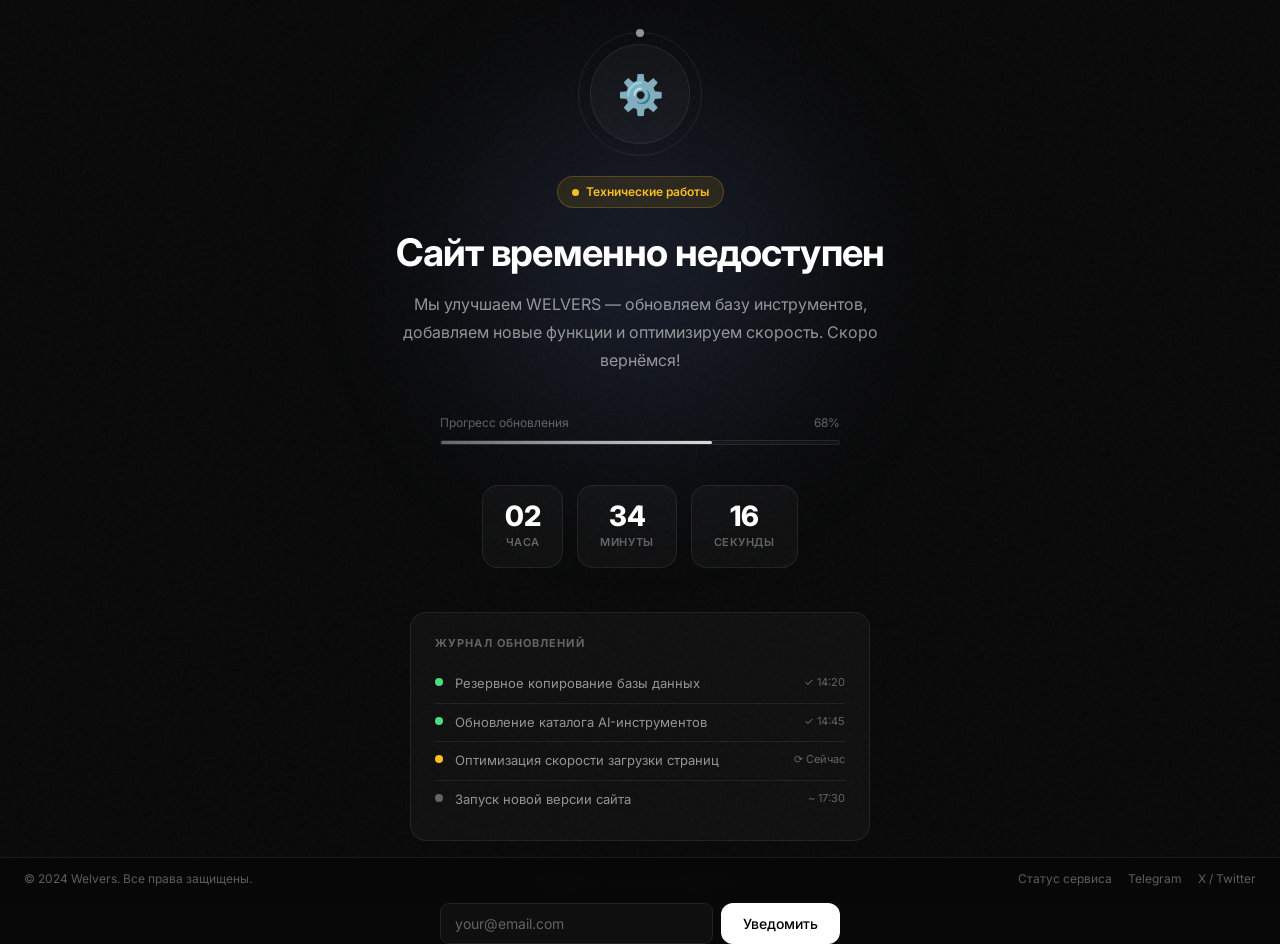
<file: welvers_v2_complete/welvers_v2/maintenance.html>
<!DOCTYPE html>
<html lang="ru">
<head>
  <meta charset="UTF-8">
  <meta name="viewport" content="width=device-width, initial-scale=1.0">
  <meta name="robots" content="noindex, nofollow">
  <title>Технические работы | WELVERS</title>
  <link rel="preconnect" href="https://fonts.googleapis.com">
  <link rel="preconnect" href="https://fonts.gstatic.com" crossorigin>
  <link href="https://fonts.googleapis.com/css2?family=Inter:wght@400;500;600;700;800;900&display=swap" rel="stylesheet">
  <link rel="stylesheet" href="css/styles.css">
  <style>
    html, body { height: 100%; }

    body {
      display: flex;
      flex-direction: column;
      align-items: center;
      justify-content: center;
      min-height: 100vh;
      padding: 24px;
      text-align: center;
    }

    .maint-bg-glow {
      position: fixed;
      top: 30%;
      left: 50%;
      transform: translate(-50%, -50%);
      width: 560px;
      height: 560px;
      background: radial-gradient(circle, var(--accent-glow) 0%, transparent 70%);
      filter: blur(50px);
      pointer-events: none;
      z-index: 0;
    }

    .maint-logo {
      display: flex;
      align-items: center;
      gap: 10px;
      font-size: 18px;
      font-weight: 700;
      letter-spacing: .12em;
      margin-bottom: 56px;
      position: relative;
      z-index: 1;
    }

    .maint-logo-mark {
      width: 32px; height: 32px;
      background: linear-gradient(135deg, #fff 0%, #888 100%);
      border-radius: 8px;
      display: flex; align-items: center; justify-content: center;
      color: #000; font-weight: 800; font-size: 16px;
    }

    .maint-visual {
      position: relative;
      width: 100px; height: 100px;
      margin: 0 auto 32px;
      z-index: 1;
    }

    .maint-circle {
      width: 100px; height: 100px;
      border-radius: 50%;
      border: 1px solid var(--border);
      display: flex; align-items: center; justify-content: center;
      font-size: 38px;
      background: var(--bg-card);
      position: relative;
      z-index: 1;
    }

    .maint-ring {
      position: absolute;
      inset: -12px;
      border-radius: 50%;
      border: 1px solid var(--border);
      animation: spin 8s linear infinite;
    }

    .maint-ring::before {
      content: '';
      position: absolute;
      top: -4px; left: 50%;
      transform: translateX(-50%);
      width: 8px; height: 8px;
      border-radius: 50%;
      background: var(--text-secondary);
    }

    @keyframes spin { to { transform: rotate(360deg); } }

    .maint-badge {
      display: inline-flex;
      align-items: center;
      gap: 7px;
      padding: 6px 14px;
      background: rgba(251,191,36,.1);
      border: 1px solid rgba(251,191,36,.22);
      border-radius: 100px;
      font-size: 12px;
      font-weight: 600;
      color: #fbbf24;
      margin-bottom: 22px;
      position: relative;
      z-index: 1;
    }

    .maint-dot {
      width: 7px; height: 7px;
      border-radius: 50%;
      background: #fbbf24;
      animation: pulse 1.2s ease-in-out infinite;
    }

    @keyframes pulse { 0%,100%{opacity:1} 50%{opacity:.3} }

    .maint-title {
      font-size: clamp(26px, 4vw, 38px);
      font-weight: 700;
      letter-spacing: -.02em;
      line-height: 1.2;
      margin-bottom: 14px;
      position: relative;
      z-index: 1;
    }

    .maint-desc {
      font-size: 16px;
      color: var(--text-secondary);
      max-width: 480px;
      line-height: 1.75;
      margin: 0 auto 40px;
      position: relative;
      z-index: 1;
    }

    /* Progress */
    .maint-progress {
      width: 100%;
      max-width: 400px;
      margin: 0 auto 40px;
      position: relative;
      z-index: 1;
    }

    .mp-header {
      display: flex;
      justify-content: space-between;
      font-size: 12px;
      color: var(--text-muted);
      margin-bottom: 8px;
    }

    .mp-track {
      height: 5px;
      background: var(--bg-card);
      border-radius: 99px;
      overflow: hidden;
      border: 1px solid var(--border);
    }

    .mp-fill {
      height: 100%;
      border-radius: 99px;
      background: linear-gradient(90deg, rgba(255,255,255,.35), rgba(255,255,255,.85));
      width: 0;
      animation: fillProgress 3s ease-out forwards;
    }

    @keyframes fillProgress { to { width: 68%; } }

    /* ETA */
    .maint-eta {
      display: flex;
      gap: 14px;
      justify-content: center;
      margin-bottom: 44px;
      flex-wrap: wrap;
      position: relative;
      z-index: 1;
    }

    .eta-block {
      background: var(--bg-card);
      border: 1px solid var(--border);
      border-radius: var(--radius-lg);
      padding: 16px 22px;
      min-width: 80px;
      text-align: center;
    }

    .eta-num  { font-size: 28px; font-weight: 800; letter-spacing: -.02em; line-height: 1; }
    .eta-unit { font-size: 11px; color: var(--text-muted); margin-top: 4px; font-weight: 600; text-transform: uppercase; letter-spacing: .05em; }

    /* Updates */
    .maint-updates {
      background: var(--bg-card);
      border: 1px solid var(--border);
      border-radius: var(--radius-lg);
      padding: 22px 24px;
      max-width: 460px;
      width: 100%;
      margin: 0 auto 32px;
      text-align: left;
      position: relative;
      z-index: 1;
    }

    .mu-title {
      font-size: 11px;
      font-weight: 700;
      text-transform: uppercase;
      letter-spacing: .1em;
      color: var(--text-muted);
      margin-bottom: 14px;
    }

    .mu-item {
      display: flex;
      gap: 12px;
      padding: 9px 0;
      border-bottom: 1px solid var(--border);
      font-size: 13px;
    }

    .mu-item:last-child { border-bottom: none; }

    .mu-dot {
      width: 8px; height: 8px;
      border-radius: 50%;
      flex-shrink: 0;
      margin-top: 4px;
    }

    .mu-dot.done    { background: #4ade80; }
    .mu-dot.active  { background: #fbbf24; animation: pulse 1s ease-in-out infinite; }
    .mu-dot.pending { background: var(--text-muted); }

    .mu-text { color: var(--text-secondary); line-height: 1.5; flex: 1; }
    .mu-time { font-size: 11px; color: var(--text-muted); margin-left: auto; flex-shrink: 0; }

    /* Notify */
    .maint-notify {
      max-width: 400px;
      width: 100%;
      margin: 0 auto;
      position: relative;
      z-index: 1;
    }

    .mn-label {
      font-size: 13px;
      color: var(--text-secondary);
      margin-bottom: 10px;
    }

    .mn-form { display: flex; gap: 8px; }

    .mn-form input {
      flex: 1;
      background: var(--bg-card);
      border: 1px solid var(--border);
      border-radius: 9px;
      padding: 11px 14px;
      font-size: 14px;
      color: var(--text-primary);
      font-family: var(--font);
      outline: none;
      transition: border-color .2s;
    }

    .mn-form input:focus { border-color: var(--border-hover); }
    .mn-form input::placeholder { color: var(--text-muted); }

    .maint-footer {
      position: fixed;
      bottom: 0; left: 0; right: 0;
      border-top: 1px solid var(--border);
      background: rgba(8,8,8,.95);
      backdrop-filter: blur(12px);
      padding: 12px 24px;
      display: flex;
      align-items: center;
      justify-content: space-between;
      flex-wrap: wrap;
      gap: 8px;
      z-index: 2;
    }

    .mf-copy { font-size: 12px; color: var(--text-muted); }
    .mf-links { display: flex; gap: 16px; }
    .mf-links a { font-size: 12px; color: var(--text-muted); transition: color .2s; }
    .mf-links a:hover { color: var(--text-secondary); }
  </style>
</head>
<body>

  <div class="maint-bg-glow"></div>

  <div class="maint-logo">
    <div class="maint-logo-mark">W</div>
    WELVERS
  </div>

  <div class="maint-visual">
    <div class="maint-ring"></div>
    <div class="maint-circle">⚙️</div>
  </div>

  <div class="maint-badge">
    <span class="maint-dot"></span>
    Технические работы
  </div>

  <h1 class="maint-title">Сайт временно недоступен</h1>

  <p class="maint-desc">
    Мы улучшаем WELVERS — обновляем базу инструментов, добавляем новые функции и оптимизируем скорость. Скоро вернёмся!
  </p>

  <div class="maint-progress">
    <div class="mp-header">
      <span>Прогресс обновления</span>
      <span id="progressPct">68%</span>
    </div>
    <div class="mp-track">
      <div class="mp-fill" id="mpFill"></div>
    </div>
  </div>

  <div class="maint-eta">
    <div class="eta-block"><div class="eta-num" id="etaH">02</div><div class="eta-unit">часа</div></div>
    <div class="eta-block"><div class="eta-num" id="etaM">34</div><div class="eta-unit">минуты</div></div>
    <div class="eta-block"><div class="eta-num" id="etaS">17</div><div class="eta-unit">секунды</div></div>
  </div>

  <div class="maint-updates">
    <div class="mu-title">Журнал обновлений</div>
    <div class="mu-item">
      <span class="mu-dot done"></span>
      <span class="mu-text">Резервное копирование базы данных</span>
      <span class="mu-time">✓ 14:20</span>
    </div>
    <div class="mu-item">
      <span class="mu-dot done"></span>
      <span class="mu-text">Обновление каталога AI-инструментов</span>
      <span class="mu-time">✓ 14:45</span>
    </div>
    <div class="mu-item">
      <span class="mu-dot active"></span>
      <span class="mu-text">Оптимизация скорости загрузки страниц</span>
      <span class="mu-time">⟳ Сейчас</span>
    </div>
    <div class="mu-item">
      <span class="mu-dot pending"></span>
      <span class="mu-text">Запуск новой версии сайта</span>
      <span class="mu-time">~ 17:30</span>
    </div>
  </div>

  <div class="maint-notify">
    <div class="mn-label">Уведомить, когда сайт заработает:</div>
    <div class="mn-form">
      <input type="email" placeholder="your@email.com" id="notifyEmail">
      <button
        class="btn btn--primary"
        onclick="
          const v = document.getElementById('notifyEmail').value.trim();
          if (v && v.includes('@')) {
            window.wvShowToast?.('✓ Пришлём уведомление!');
            document.getElementById('notifyEmail').value = '';
          }
        "
      >Уведомить</button>
    </div>
  </div>

  <div class="maint-footer">
    <div class="mf-copy">© 2024 Welvers. Все права защищены.</div>
    <div class="mf-links">
      <a href="https://status.welvers.com" target="_blank">Статус сервиса</a>
      <a href="https://t.me/welvers" target="_blank">Telegram</a>
      <a href="https://x.com/welvers" target="_blank">X / Twitter</a>
    </div>
  </div>

  <script src="js/main.js"></script>
  <script>
    let totalSeconds = 2 * 3600 + 34 * 60 + 17;

    function pad(n) { return String(n).padStart(2, '0'); }

    const hEl = document.getElementById('etaH');
    const mEl = document.getElementById('etaM');
    const sEl = document.getElementById('etaS');

    const tick = setInterval(() => {
      if (totalSeconds <= 0) { clearInterval(tick); location.reload(); return; }
      totalSeconds--;
      const h = Math.floor(totalSeconds / 3600);
      const m = Math.floor((totalSeconds % 3600) / 60);
      const s = totalSeconds % 60;
      if (hEl) hEl.textContent = pad(h);
      if (mEl) mEl.textContent = pad(m);
      if (sEl) sEl.textContent = pad(s);
    }, 1000);
  </script>
</body>
</html>
</file>
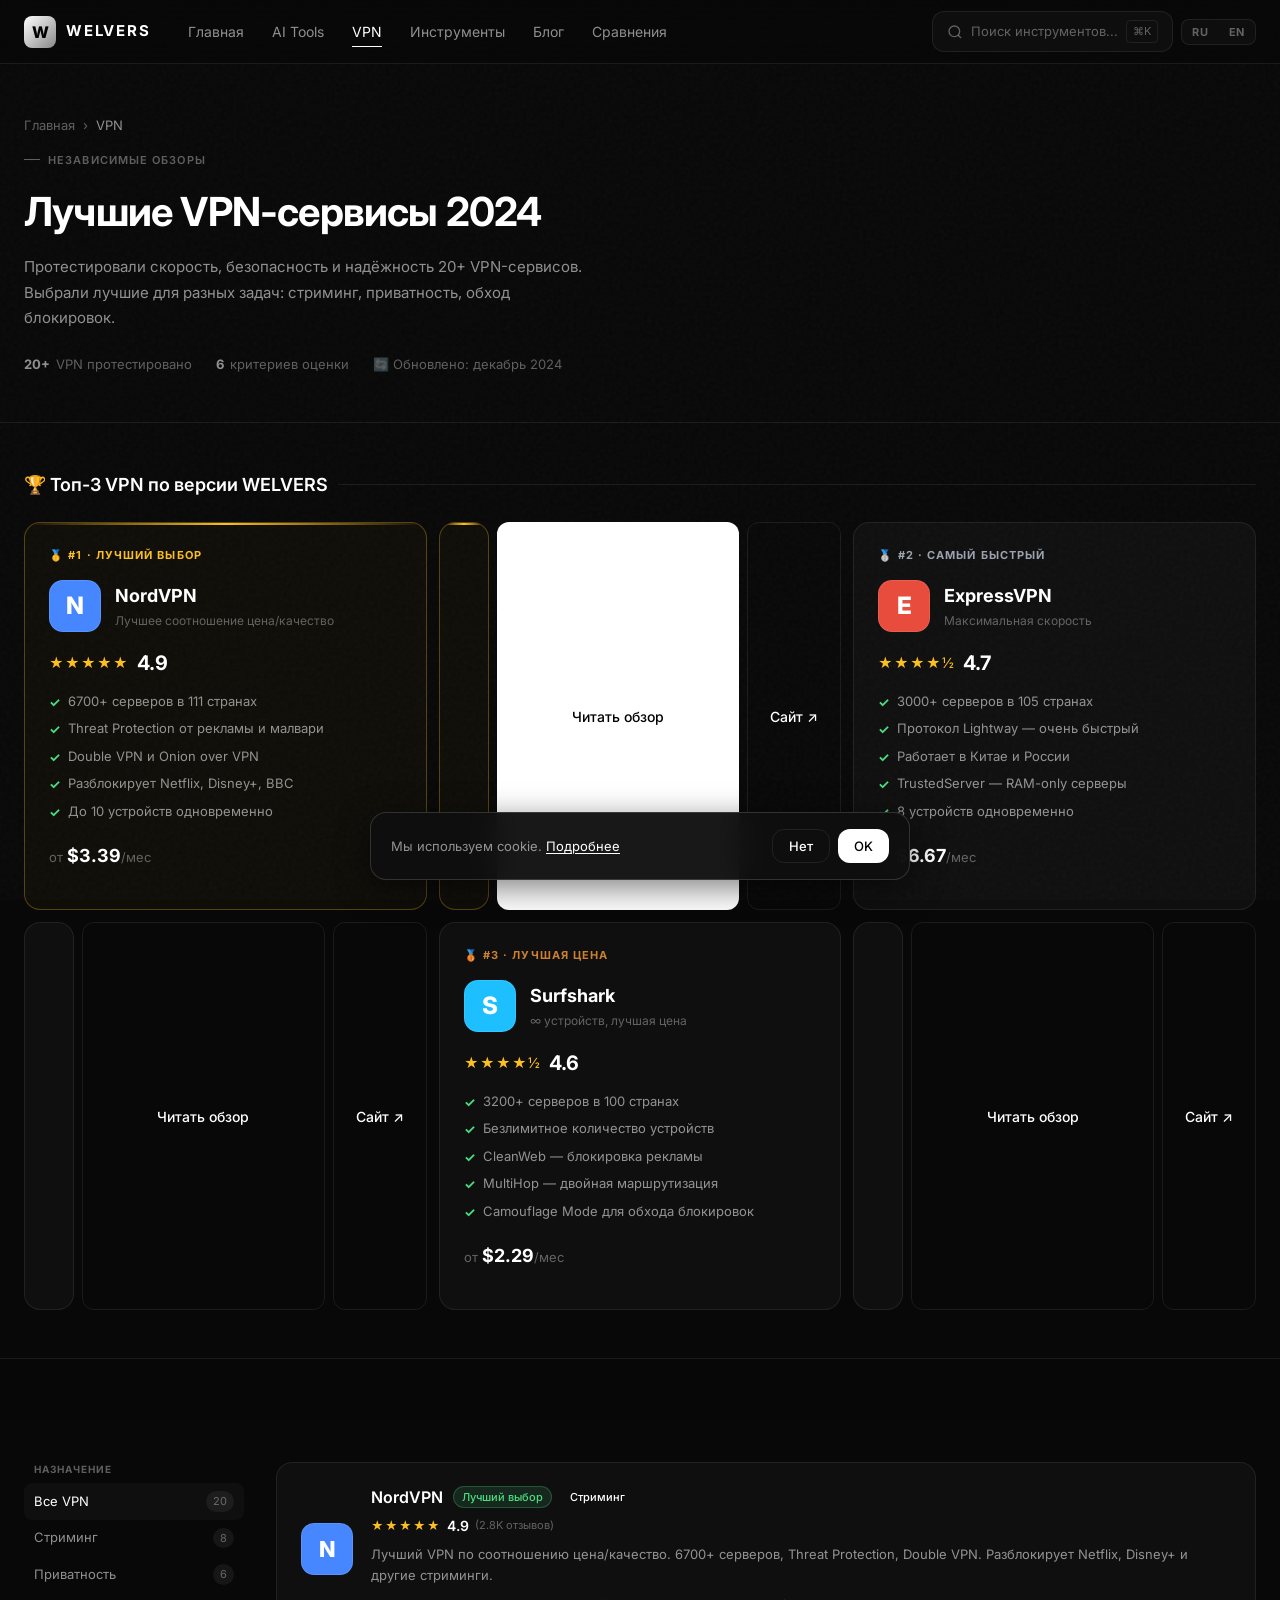
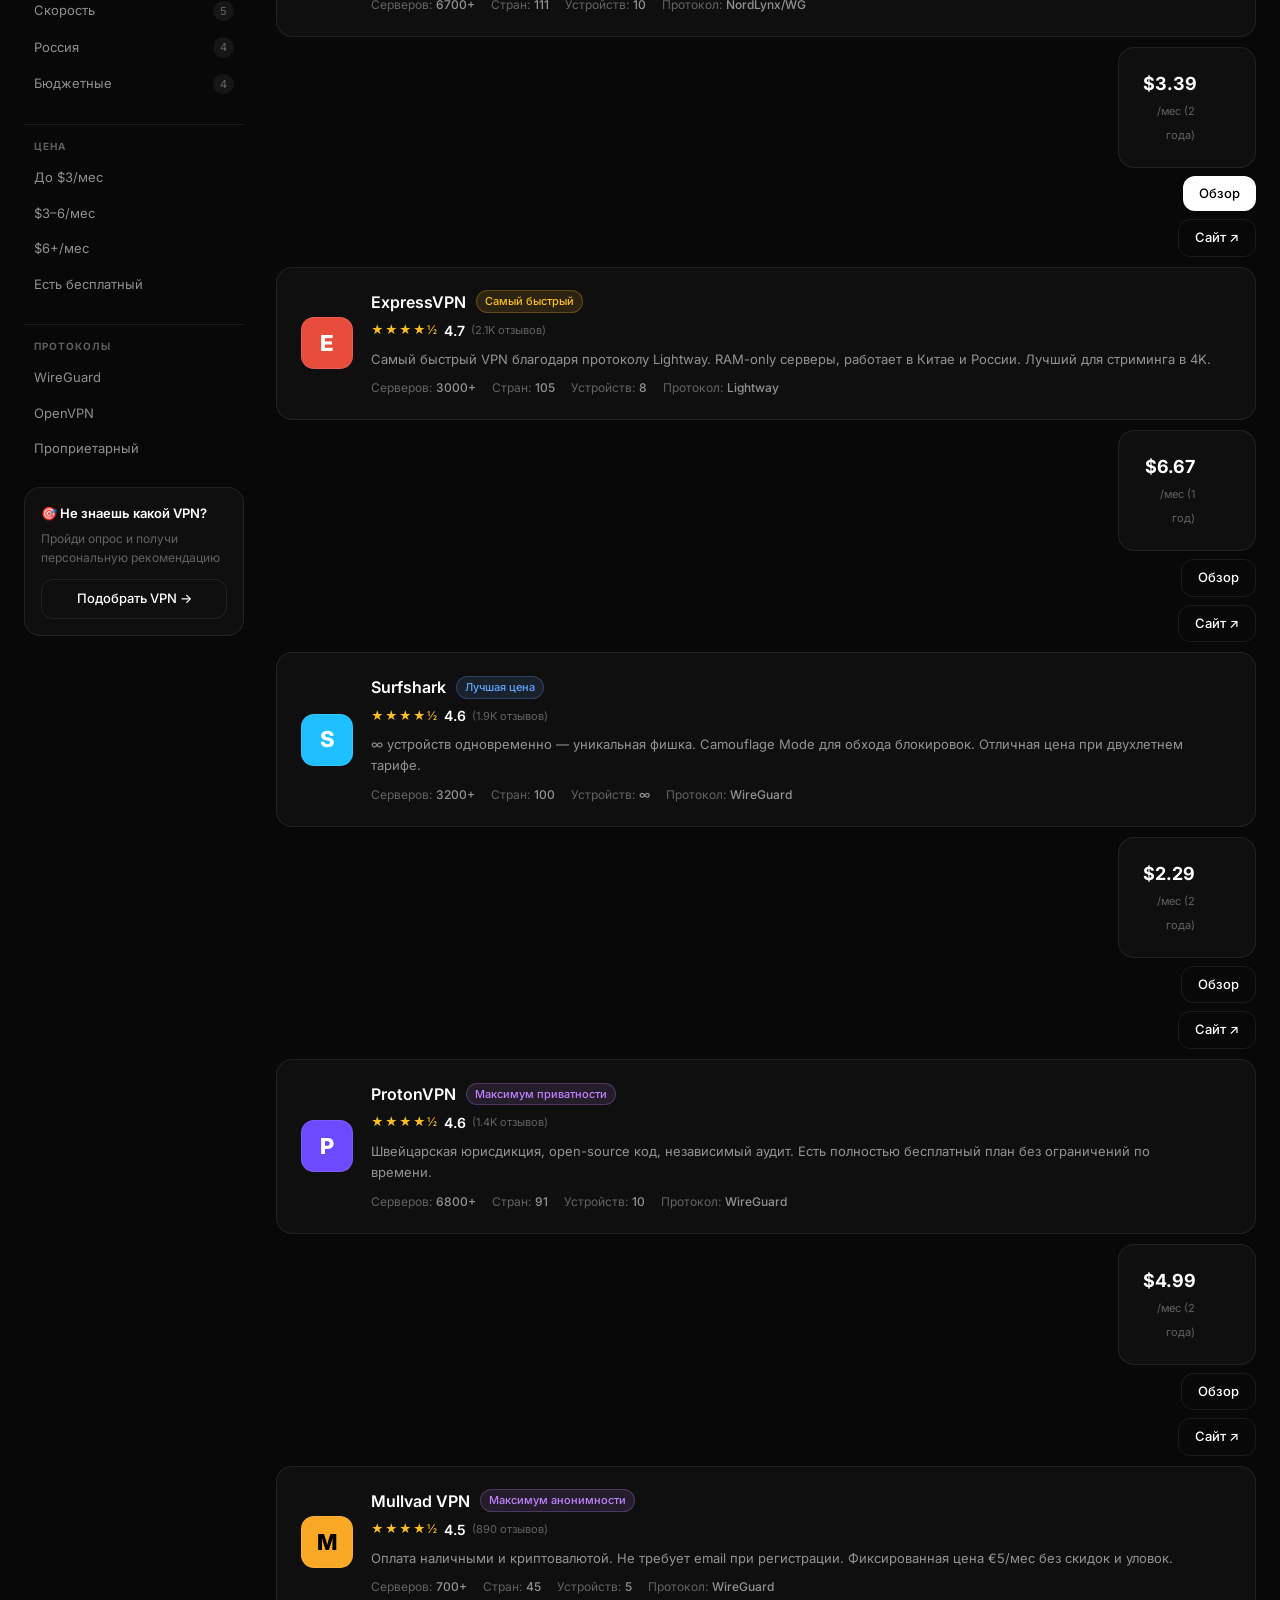
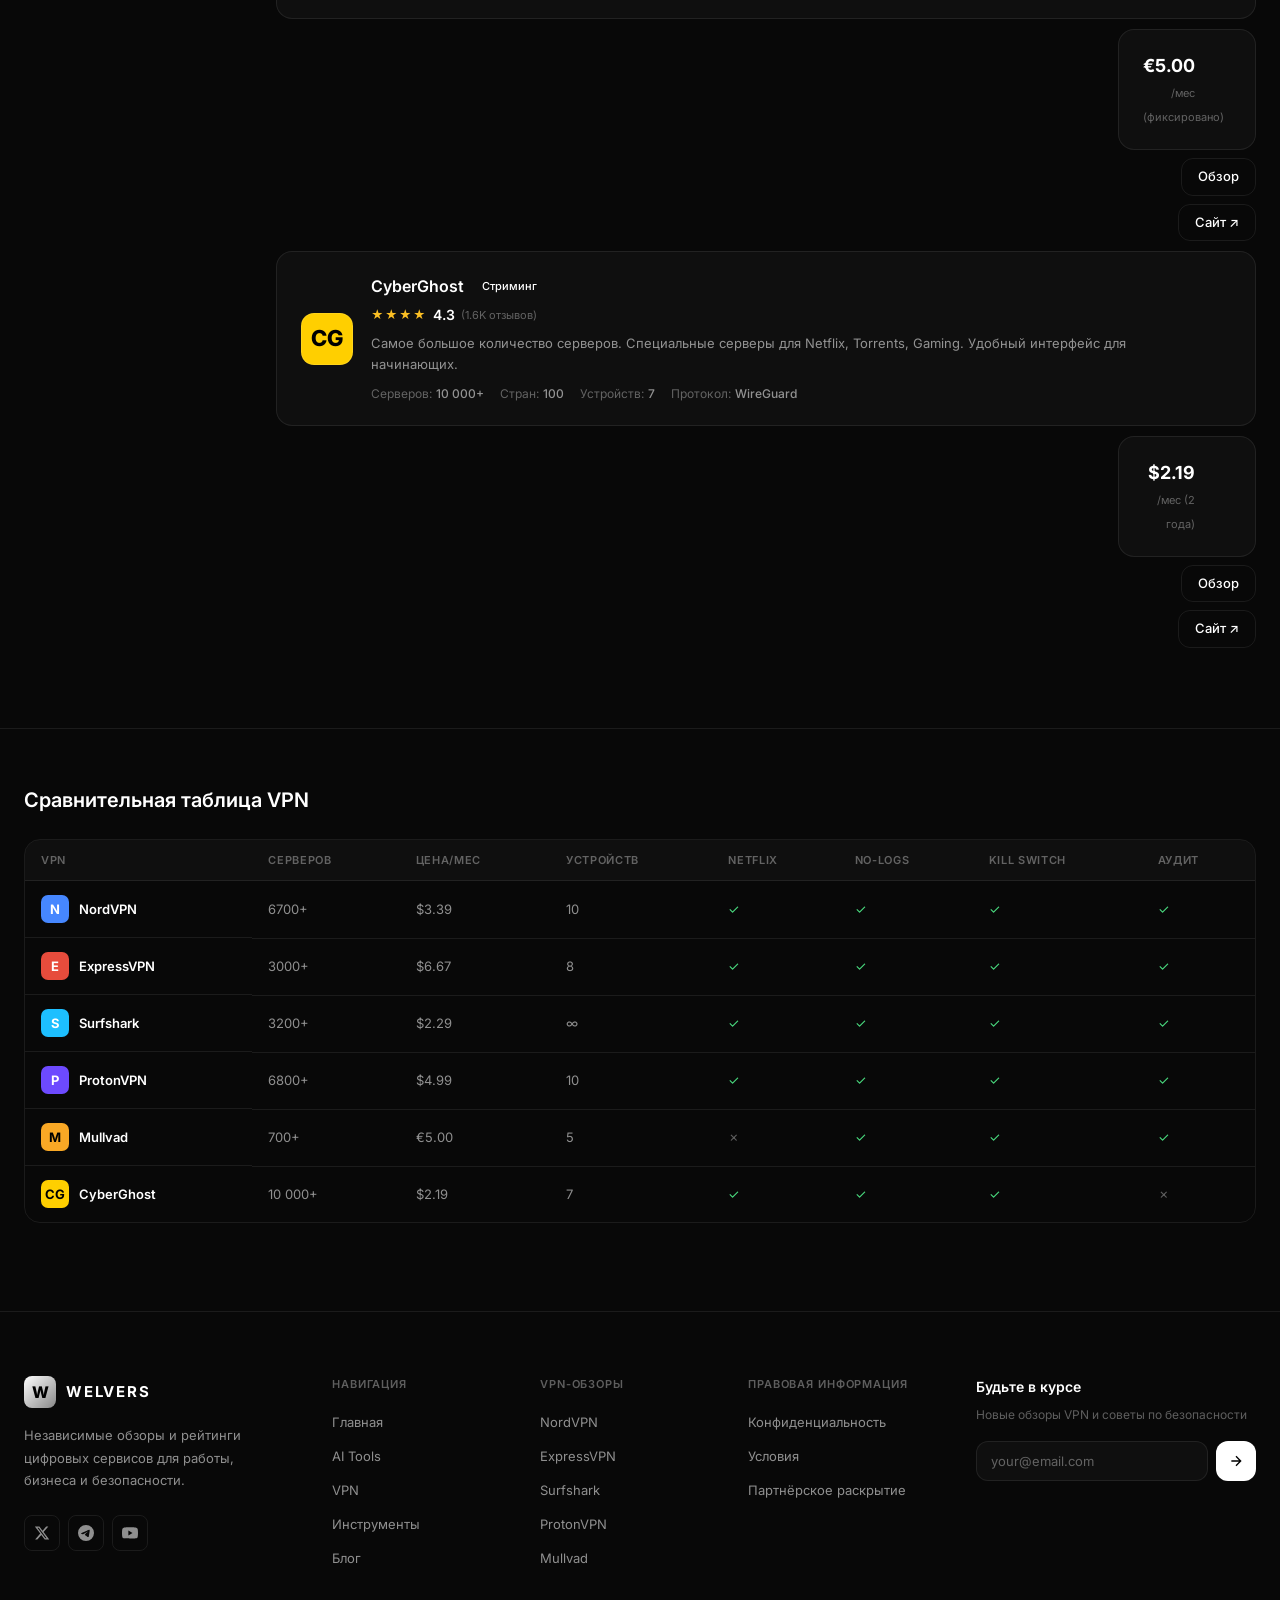
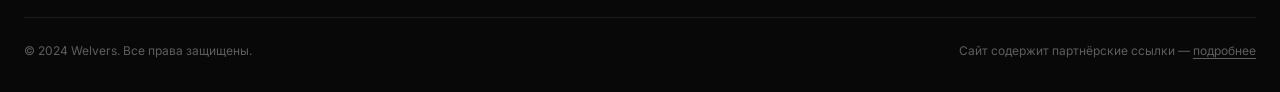
<file: welvers_v2_complete/welvers_v2/vpn.html>
<!DOCTYPE html>
<html lang="ru">
<head>
  <meta charset="UTF-8">
  <meta name="viewport" content="width=device-width, initial-scale=1.0">
  <meta name="description" content="Лучшие VPN-сервисы 2024 — независимые обзоры NordVPN, ExpressVPN, Surfshark. Тесты скорости, безопасности, цены.">
  <meta property="og:title" content="VPN-сервисы — Рейтинг и обзоры 2024 | WELVERS">
  <meta property="og:type" content="website">
  <link rel="canonical" href="https://welvers.com/vpn/">
  <link rel="alternate" hreflang="ru" href="https://welvers.com/vpn/">
  <link rel="alternate" hreflang="en" href="https://welvers.com/en/vpn/">

  <script type="application/ld+json">
  {"@context":"https://schema.org","@type":"ItemList","name":"Лучшие VPN 2024","url":"https://welvers.com/vpn/","numberOfItems":8}
  </script>

  <title>Лучшие VPN-сервисы 2024 — Рейтинг и обзоры | WELVERS</title>
  <link rel="preconnect" href="https://fonts.googleapis.com">
  <link rel="preconnect" href="https://fonts.gstatic.com" crossorigin>
  <link href="https://fonts.googleapis.com/css2?family=Inter:wght@400;500;600;700;800&display=swap" rel="stylesheet">
  <link rel="stylesheet" href="css/styles.css">
  <style>

    .page-hero {
      padding: calc(var(--header-height) + 52px) 0 48px;
      border-bottom: 1px solid var(--border);
    }

    .page-hero__eyebrow {
      font-size: 11px;
      font-weight: 600;
      letter-spacing: 0.1em;
      text-transform: uppercase;
      color: var(--text-muted);
      margin-bottom: 14px;
      display: flex;
      align-items: center;
      gap: 8px;
    }

    .page-hero__eyebrow::before {
      content: '';
      width: 16px;
      height: 1px;
      background: var(--text-muted);
    }

    .page-hero__title {
      font-size: clamp(26px, 3.5vw, 40px);
      font-weight: 700;
      letter-spacing: -0.02em;
      margin-bottom: 12px;
    }

    .page-hero__desc {
      font-size: 15px;
      color: var(--text-secondary);
      max-width: 560px;
      line-height: 1.7;
      margin-bottom: 24px;
    }

    .page-hero__stats {
      display: flex;
      gap: 24px;
      flex-wrap: wrap;
    }

    .hero-stat {
      font-size: 13px;
      color: var(--text-muted);
      display: flex;
      align-items: center;
      gap: 6px;
    }

    .hero-stat strong { color: var(--text-secondary); }

    /* ── TOP-3 PODIUM ── */

    .podium {
      padding: 48px 0;
      border-bottom: 1px solid var(--border);
    }

    .podium__title {
      font-size: 18px;
      font-weight: 600;
      margin-bottom: 24px;
      display: flex;
      align-items: center;
      gap: 10px;
    }

    .podium__title::after {
      content: '';
      flex: 1;
      height: 1px;
      background: var(--border);
    }

    .podium__grid {
      display: grid;
      grid-template-columns: repeat(3, 1fr);
      gap: 12px;
    }

    .podium-card {
      background: var(--bg-card);
      border: 1px solid var(--border);
      border-radius: var(--radius-lg);
      padding: 24px;
      position: relative;
      overflow: hidden;
      transition: border-color 0.2s, transform 0.15s;
      cursor: pointer;
    }

    .podium-card:hover {
      border-color: var(--border-hover);
      transform: translateY(-2px);
    }

    .podium-card--gold {
      border-color: rgba(251,191,36,0.3);
      background: rgba(251,191,36,0.03);
    }

    .podium-card--gold::before {
      content: '';
      position: absolute;
      top: 0; left: 0; right: 0;
      height: 2px;
      background: linear-gradient(90deg, transparent, #fbbf24, transparent);
    }

    .podium__rank {
      font-size: 11px;
      font-weight: 700;
      letter-spacing: 0.1em;
      text-transform: uppercase;
      margin-bottom: 16px;
      display: flex;
      align-items: center;
      gap: 6px;
    }

    .rank--gold   { color: #fbbf24; }
    .rank--silver { color: #9ca3af; }
    .rank--bronze { color: #cd7f32; }

    .podium__head {
      display: flex;
      align-items: center;
      gap: 14px;
      margin-bottom: 16px;
    }

    .podium__logo {
      width: 52px;
      height: 52px;
      border-radius: 14px;
      display: flex;
      align-items: center;
      justify-content: center;
      font-size: 24px;
      font-weight: 800;
      flex-shrink: 0;
      border: 1px solid rgba(255,255,255,0.1);
    }

    .podium__name    { font-size: 18px; font-weight: 700; margin-bottom: 3px; }
    .podium__tagline { font-size: 12px; color: var(--text-muted); }

    .podium__rating {
      display: flex;
      align-items: center;
      gap: 8px;
      margin-bottom: 14px;
    }

    .podium__stars { color: #fbbf24; font-size: 14px; letter-spacing: 1px; }
    .podium__score { font-size: 20px; font-weight: 700; }

    .podium__highlights {
      list-style: none;
      display: flex;
      flex-direction: column;
      gap: 7px;
      margin-bottom: 20px;
    }

    .podium__highlights li {
      font-size: 13px;
      color: var(--text-secondary);
      display: flex;
      align-items: flex-start;
      gap: 8px;
    }

    .podium__highlights li::before {
      content: '✓';
      color: #4ade80;
      font-weight: 700;
      flex-shrink: 0;
      margin-top: 1px;
    }

    .podium__price {
      font-size: 13px;
      color: var(--text-muted);
      margin-bottom: 16px;
    }

    .podium__price strong {
      font-size: 18px;
      font-weight: 700;
      color: var(--text-primary);
    }

    .podium__actions { display: flex; gap: 8px; }

    /* ── Toolbar ── */

    .toolbar {
      position: sticky;
      top: var(--header-height);
      z-index: 50;
      background: rgba(8,8,8,0.95);
      backdrop-filter: blur(16px);
      border-bottom: 1px solid var(--border);
      padding: 14px 0;
    }

    .toolbar__inner {
      display: flex;
      align-items: center;
      gap: 8px;
      flex-wrap: wrap;
    }

    .filter-btn {
      padding: 7px 14px;
      font-size: 13px;
      font-weight: 500;
      color: var(--text-muted);
      background: var(--bg-card);
      border: 1px solid var(--border);
      border-radius: 100px;
      cursor: pointer;
      transition: color 0.2s, border-color 0.2s, background 0.2s;
      white-space: nowrap;
      font-family: var(--font);
    }

    .filter-btn:hover { color: var(--text-secondary); border-color: var(--border-hover); }
    .filter-btn.is-active { color: var(--text-primary); border-color: rgba(255,255,255,0.4); background: rgba(255,255,255,0.07); }

    .toolbar__search {
      margin-left: auto;
      display: flex;
      align-items: center;
      gap: 8px;
      padding: 8px 14px;
      background: var(--bg-card);
      border: 1px solid var(--border);
      border-radius: var(--radius-md);
      transition: border-color 0.2s;
    }

    .toolbar__search:focus-within { border-color: var(--border-hover); }
    .toolbar__search svg { color: var(--text-muted); flex-shrink: 0; }

    .toolbar__search input {
      background: none;
      border: none;
      outline: none;
      font-size: 13px;
      color: var(--text-primary);
      font-family: var(--font);
      width: 160px;
    }

    .toolbar__search input::placeholder { color: var(--text-muted); }

    /* ── Catalog layout ── */

    .catalog-layout {
      display: grid;
      grid-template-columns: 220px 1fr;
      gap: 32px;
      padding: 40px 0 80px;
      align-items: start;
    }

    /* ── Sidebar ── */

    .sidebar {
      position: sticky;
      top: calc(var(--header-height) + 57px);
      display: flex;
      flex-direction: column;
      gap: 4px;
    }

    .sidebar__section { margin-bottom: 8px; }

    .sidebar__title {
      font-size: 10px;
      font-weight: 700;
      letter-spacing: 0.1em;
      text-transform: uppercase;
      color: var(--text-muted);
      padding: 0 10px;
      margin-bottom: 6px;
    }

    .sidebar__link {
      display: flex;
      align-items: center;
      justify-content: space-between;
      padding: 8px 10px;
      border-radius: var(--radius-sm);
      font-size: 13px;
      color: var(--text-secondary);
      transition: color 0.2s, background 0.2s;
      cursor: pointer;
    }

    .sidebar__link:hover { color: var(--text-primary); background: var(--bg-card); }
    .sidebar__link.is-active { color: var(--text-primary); background: var(--bg-card); }

    .sidebar__count {
      font-size: 11px;
      color: var(--text-muted);
      background: rgba(255,255,255,0.06);
      padding: 2px 7px;
      border-radius: 100px;
    }

    .sidebar__divider { height: 1px; background: var(--border); margin: 10px 0; }

    .sidebar__cta {
      padding: 16px;
      background: var(--bg-card);
      border: 1px solid var(--border);
      border-radius: var(--radius-lg);
      margin-top: 8px;
    }

    .sidebar__cta-title { font-size: 13px; font-weight: 600; margin-bottom: 6px; }
    .sidebar__cta-desc  { font-size: 12px; color: var(--text-muted); line-height: 1.6; margin-bottom: 12px; }

    /* ── VPN list cards ── */

    .vpn-list {
      display: flex;
      flex-direction: column;
      gap: 10px;
    }

    .vpn-card {
      background: var(--bg-card);
      border: 1px solid var(--border);
      border-radius: var(--radius-lg);
      padding: 22px 24px;
      display: grid;
      grid-template-columns: 52px 1fr auto;
      gap: 18px;
      align-items: center;
      transition: background 0.2s, border-color 0.2s, transform 0.15s;
      cursor: pointer;
    }

    .vpn-card:hover {
      background: var(--bg-card-hover);
      border-color: var(--border-hover);
      transform: translateY(-1px);
    }

    .vpn-card__logo {
      width: 52px;
      height: 52px;
      border-radius: 13px;
      display: flex;
      align-items: center;
      justify-content: center;
      font-size: 22px;
      font-weight: 800;
      flex-shrink: 0;
      border: 1px solid rgba(255,255,255,0.1);
    }

    .vpn-card__body { min-width: 0; }

    .vpn-card__header {
      display: flex;
      align-items: center;
      gap: 10px;
      margin-bottom: 6px;
      flex-wrap: wrap;
    }

    .vpn-card__name   { font-size: 16px; font-weight: 600; }
    .vpn-card__badge  {
      padding: 2px 8px;
      border-radius: 100px;
      font-size: 11px;
      font-weight: 500;
    }

    .badge--best  { background: rgba(74,222,128,0.12); color: #4ade80; border: 1px solid rgba(74,222,128,0.25); }
    .badge--speed { background: rgba(251,191,36,0.12); color: #fbbf24; border: 1px solid rgba(251,191,36,0.25); }
    .badge--value { background: rgba(96,165,250,0.12); color: #60a5fa; border: 1px solid rgba(96,165,250,0.25); }
    .badge--privacy { background: rgba(192,132,252,0.12); color: #c084fc; border: 1px solid rgba(192,132,252,0.25); }

    .vpn-card__rating {
      display: flex;
      align-items: center;
      gap: 6px;
      margin-bottom: 8px;
    }

    .vpn-card__stars { color: #fbbf24; font-size: 12px; letter-spacing: 1px; }
    .vpn-card__score { font-size: 14px; font-weight: 600; }
    .vpn-card__votes { font-size: 11px; color: var(--text-muted); }

    .vpn-card__desc {
      font-size: 13px;
      color: var(--text-secondary);
      line-height: 1.6;
      margin-bottom: 10px;
    }

    .vpn-card__specs {
      display: flex;
      gap: 16px;
      flex-wrap: wrap;
    }

    .spec {
      font-size: 12px;
      color: var(--text-muted);
      display: flex;
      align-items: center;
      gap: 4px;
    }

    .spec__val { color: var(--text-secondary); font-weight: 500; }

    .vpn-card__actions {
      display: flex;
      flex-direction: column;
      align-items: flex-end;
      gap: 8px;
      flex-shrink: 0;
    }

    .vpn-card__price {
      text-align: right;
    }

    .vpn-card__price-val {
      font-size: 18px;
      font-weight: 700;
      display: block;
    }

    .vpn-card__price-per {
      font-size: 11px;
      color: var(--text-muted);
    }

    /* ── Comparison table ── */

    .compare-section {
      padding: 56px 0;
      border-top: 1px solid var(--border);
    }

    .compare-section__title {
      font-size: 20px;
      font-weight: 600;
      margin-bottom: 24px;
    }

    .compare-table {
      width: 100%;
      border-collapse: collapse;
      font-size: 13px;
    }

    .compare-table th {
      padding: 12px 16px;
      text-align: left;
      font-size: 11px;
      font-weight: 600;
      letter-spacing: 0.06em;
      text-transform: uppercase;
      color: var(--text-muted);
      background: var(--bg-card);
      border-bottom: 1px solid var(--border);
    }

    .compare-table th:first-child { border-radius: var(--radius-sm) 0 0 0; }
    .compare-table th:last-child  { border-radius: 0 var(--radius-sm) 0 0; }

    .compare-table td {
      padding: 14px 16px;
      border-bottom: 1px solid var(--border);
      color: var(--text-secondary);
      vertical-align: middle;
    }

    .compare-table tr:last-child td { border-bottom: none; }
    .compare-table tr:hover td { background: var(--bg-card); }

    .compare-table td:first-child {
      font-weight: 600;
      color: var(--text-primary);
      display: flex;
      align-items: center;
      gap: 10px;
    }

    .ct-logo {
      width: 28px;
      height: 28px;
      border-radius: 7px;
      display: flex;
      align-items: center;
      justify-content: center;
      font-size: 13px;
      font-weight: 700;
      flex-shrink: 0;
    }

    .check-yes { color: #4ade80; }
    .check-no  { color: var(--text-muted); }

    /* ── Responsive ── */

    @media (max-width: 1100px) {
      .catalog-layout { grid-template-columns: 1fr; }
      .sidebar {
        position: static;
        flex-direction: row;
        flex-wrap: wrap;
        gap: 6px;
      }
      .sidebar__section { display: contents; }
      .sidebar__title, .sidebar__divider, .sidebar__cta { display: none; }
      .sidebar__link {
        padding: 6px 12px;
        border-radius: 100px;
        border: 1px solid var(--border);
        background: var(--bg-card);
      }
      .podium__grid { grid-template-columns: 1fr; }
    }

    @media (max-width: 768px) {
      .vpn-card {
        grid-template-columns: 44px 1fr;
        gap: 14px;
      }
      .vpn-card__actions { grid-column: 1 / -1; flex-direction: row; align-items: center; justify-content: space-between; }
      .vpn-card__price { text-align: left; }
      .compare-table { font-size: 12px; }
      .compare-table th, .compare-table td { padding: 10px 12px; }
    }

    @media (max-width: 640px) {
      .toolbar__search { display: none; }
    }
  </style>
</head>
<body>

  <!-- ── HEADER ── -->
  <header class="header">
    <div class="container header__inner" id="header-inner">
      <a href="/" class="logo">
        <div class="logo__icon">W</div>
        <span class="logo__text">WELVERS</span>
      </a>
      <nav class="nav" id="nav">
        <a href="/" class="nav__link">Главная</a>
        <a href="/ai-tools/" class="nav__link">AI Tools</a>
        <a href="/vpn/" class="nav__link nav__link--active">VPN</a>
        <a href="/tools/" class="nav__link">Инструменты</a>
        <a href="/blog/" class="nav__link">Блог</a>
        <a href="/comparisons/" class="nav__link">Сравнения</a>
      </nav>
      <div class="header__actions">
        <div class="search-bar">
          <svg class="search-bar__icon" width="16" height="16" viewBox="0 0 24 24" fill="none" stroke="currentColor" stroke-width="2"><circle cx="11" cy="11" r="8"/><path d="m21 21-4.3-4.3"/></svg>
          <span class="search-bar__placeholder">Поиск инструментов...</span>
          <kbd class="search-bar__kbd">⌘K</kbd>
        </div>
        <div class="lang-switcher">
          <button class="lang-btn lang-btn--active" onclick="switchLang('ru')">RU</button>
          <button class="lang-btn" onclick="switchLang('en')">EN</button>
        </div>
        <button class="menu-toggle" id="menu-toggle" aria-label="Меню" aria-expanded="false">
          <svg width="20" height="20" viewBox="0 0 24 24" fill="none" stroke="currentColor" stroke-width="2"><path d="M4 6h16M4 12h16M4 18h16"/></svg>
        </button>
      </div>
    </div>
  </header>

  <main>

    <!-- ── PAGE HERO ── -->
    <div class="page-hero">
      <div class="container">
        <nav aria-label="Хлебные крошки" style="font-size:13px;color:var(--text-muted);margin-bottom:16px;display:flex;gap:8px;align-items:center;">
          <a href="/" style="color:var(--text-muted);transition:color .2s;" onmouseover="this.style.color='var(--text-secondary)'" onmouseout="this.style.color='var(--text-muted)'">Главная</a>
          <span>›</span>
          <span style="color:var(--text-secondary);">VPN</span>
        </nav>
        <div class="page-hero__eyebrow">Независимые обзоры</div>
        <h1 class="page-hero__title">Лучшие VPN-сервисы 2024</h1>
        <p class="page-hero__desc">Протестировали скорость, безопасность и надёжность 20+ VPN-сервисов. Выбрали лучшие для разных задач: стриминг, приватность, обход блокировок.</p>
        <div class="page-hero__stats">
          <div class="hero-stat"><strong>20+</strong> VPN протестировано</div>
          <div class="hero-stat"><strong>6</strong> критериев оценки</div>
          <div class="hero-stat">🔄 Обновлено: декабрь 2024</div>
        </div>
      </div>
    </div>

    <!-- ── TOP-3 PODIUM ── -->
    <div class="podium">
      <div class="container">
        <div class="podium__title">🏆 Топ-3 VPN по версии WELVERS</div>
        <div class="podium__grid">

          <!-- #1 NordVPN -->
          <a href="/vpn/nordvpn/" class="podium-card podium-card--gold">
            <div class="podium__rank rank--gold">🥇 #1 · Лучший выбор</div>
            <div class="podium__head">
              <div class="podium__logo" style="background:#4687ff;color:#fff;">N</div>
              <div>
                <div class="podium__name">NordVPN</div>
                <div class="podium__tagline">Лучшее соотношение цена/качество</div>
              </div>
            </div>
            <div class="podium__rating">
              <span class="podium__stars">★★★★★</span>
              <span class="podium__score">4.9</span>
            </div>
            <ul class="podium__highlights">
              <li>6700+ серверов в 111 странах</li>
              <li>Threat Protection от рекламы и малвари</li>
              <li>Double VPN и Onion over VPN</li>
              <li>Разблокирует Netflix, Disney+, BBC</li>
              <li>До 10 устройств одновременно</li>
            </ul>
            <div class="podium__price">от <strong>$3.39</strong>/мес</div>
            <div class="podium__actions">
              <a href="/vpn/nordvpn/" class="btn btn--primary" style="flex:1;justify-content:center;">Читать обзор</a>
              <a href="https://nordvpn.com" target="_blank" rel="nofollow noopener" class="btn btn--secondary" onclick="event.stopPropagation()">Сайт ↗</a>
            </div>
          </a>

          <!-- #2 ExpressVPN -->
          <a href="/vpn/expressvpn/" class="podium-card">
            <div class="podium__rank rank--silver">🥈 #2 · Самый быстрый</div>
            <div class="podium__head">
              <div class="podium__logo" style="background:#e74c3c;color:#fff;">E</div>
              <div>
                <div class="podium__name">ExpressVPN</div>
                <div class="podium__tagline">Максимальная скорость</div>
              </div>
            </div>
            <div class="podium__rating">
              <span class="podium__stars">★★★★½</span>
              <span class="podium__score">4.7</span>
            </div>
            <ul class="podium__highlights">
              <li>3000+ серверов в 105 странах</li>
              <li>Протокол Lightway — очень быстрый</li>
              <li>Работает в Китае и России</li>
              <li>TrustedServer — RAM-only серверы</li>
              <li>8 устройств одновременно</li>
            </ul>
            <div class="podium__price">от <strong>$6.67</strong>/мес</div>
            <div class="podium__actions">
              <a href="/vpn/expressvpn/" class="btn btn--secondary" style="flex:1;justify-content:center;">Читать обзор</a>
              <a href="https://expressvpn.com" target="_blank" rel="nofollow noopener" class="btn btn--secondary" onclick="event.stopPropagation()">Сайт ↗</a>
            </div>
          </a>

          <!-- #3 Surfshark -->
          <a href="/vpn/surfshark/" class="podium-card">
            <div class="podium__rank rank--bronze">🥉 #3 · Лучшая цена</div>
            <div class="podium__head">
              <div class="podium__logo" style="background:#1dbfff;color:#fff;">S</div>
              <div>
                <div class="podium__name">Surfshark</div>
                <div class="podium__tagline">∞ устройств, лучшая цена</div>
              </div>
            </div>
            <div class="podium__rating">
              <span class="podium__stars">★★★★½</span>
              <span class="podium__score">4.6</span>
            </div>
            <ul class="podium__highlights">
              <li>3200+ серверов в 100 странах</li>
              <li>Безлимитное количество устройств</li>
              <li>CleanWeb — блокировка рекламы</li>
              <li>MultiHop — двойная маршрутизация</li>
              <li>Camouflage Mode для обхода блокировок</li>
            </ul>
            <div class="podium__price">от <strong>$2.29</strong>/мес</div>
            <div class="podium__actions">
              <a href="/vpn/surfshark/" class="btn btn--secondary" style="flex:1;justify-content:center;">Читать обзор</a>
              <a href="https://surfshark.com" target="_blank" rel="nofollow noopener" class="btn btn--secondary" onclick="event.stopPropagation()">Сайт ↗</a>
            </div>
          </a>

        </div>
      </div>
    </div>

    <!-- ── TOOLBAR ── -->
    <div class="toolbar">
      <div class="container toolbar__inner">
        <button class="filter-btn is-active" data-filter="all">Все VPN</button>
        <button class="filter-btn" data-filter="streaming">📺 Стриминг</button>
        <button class="filter-btn" data-filter="privacy">🔒 Приватность</button>
        <button class="filter-btn" data-filter="speed">⚡ Скорость</button>
        <button class="filter-btn" data-filter="budget">💰 Бюджетные</button>
        <button class="filter-btn" data-filter="russia">🇷🇺 Россия</button>
        <div class="toolbar__search">
          <svg width="14" height="14" viewBox="0 0 24 24" fill="none" stroke="currentColor" stroke-width="2"><circle cx="11" cy="11" r="8"/><path d="m21 21-4.3-4.3"/></svg>
          <input type="text" id="vpnSearch" placeholder="Найти VPN...">
        </div>
      </div>
    </div>

    <!-- ── CATALOG ── -->
    <div class="container">
      <div class="catalog-layout">

        <!-- Sidebar -->
        <aside class="sidebar">
          <div class="sidebar__section">
            <div class="sidebar__title">Назначение</div>
            <div class="sidebar__link is-active" data-filter="all">Все VPN <span class="sidebar__count">20</span></div>
            <div class="sidebar__link" data-filter="streaming">Стриминг <span class="sidebar__count">8</span></div>
            <div class="sidebar__link" data-filter="privacy">Приватность <span class="sidebar__count">6</span></div>
            <div class="sidebar__link" data-filter="speed">Скорость <span class="sidebar__count">5</span></div>
            <div class="sidebar__link" data-filter="russia">Россия <span class="sidebar__count">4</span></div>
            <div class="sidebar__link" data-filter="budget">Бюджетные <span class="sidebar__count">4</span></div>
          </div>
          <div class="sidebar__divider"></div>
          <div class="sidebar__section">
            <div class="sidebar__title">Цена</div>
            <div class="sidebar__link">До $3/мес</div>
            <div class="sidebar__link">$3–6/мес</div>
            <div class="sidebar__link">$6+/мес</div>
            <div class="sidebar__link">Есть бесплатный</div>
          </div>
          <div class="sidebar__divider"></div>
          <div class="sidebar__section">
            <div class="sidebar__title">Протоколы</div>
            <div class="sidebar__link">WireGuard</div>
            <div class="sidebar__link">OpenVPN</div>
            <div class="sidebar__link">Проприетарный</div>
          </div>
          <div class="sidebar__cta">
            <div class="sidebar__cta-title">🎯 Не знаешь какой VPN?</div>
            <div class="sidebar__cta-desc">Пройди опрос и получи персональную рекомендацию</div>
            <a href="/finder/" class="btn btn--secondary" style="width:100%;justify-content:center;font-size:13px;padding:9px 16px;">Подобрать VPN →</a>
          </div>
        </aside>

        <!-- VPN List -->
        <div>
          <div class="vpn-list" id="vpnList">

            <!-- NordVPN -->
            <a href="/vpn/nordvpn/" class="vpn-card" data-cat="streaming speed russia" data-name="nordvpn nord vpn">
              <div class="vpn-card__logo" style="background:#4687ff;color:#fff;">N</div>
              <div class="vpn-card__body">
                <div class="vpn-card__header">
                  <span class="vpn-card__name">NordVPN</span>
                  <span class="vpn-card__badge badge--best">Лучший выбор</span>
                  <span class="vpn-card__badge badge--streaming">Стриминг</span>
                </div>
                <div class="vpn-card__rating">
                  <span class="vpn-card__stars">★★★★★</span>
                  <span class="vpn-card__score">4.9</span>
                  <span class="vpn-card__votes">(2.8K отзывов)</span>
                </div>
                <p class="vpn-card__desc">Лучший VPN по соотношению цена/качество. 6700+ серверов, Threat Protection, Double VPN. Разблокирует Netflix, Disney+ и другие стриминги.</p>
                <div class="vpn-card__specs">
                  <div class="spec">Серверов: <span class="spec__val">6700+</span></div>
                  <div class="spec">Стран: <span class="spec__val">111</span></div>
                  <div class="spec">Устройств: <span class="spec__val">10</span></div>
                  <div class="spec">Протокол: <span class="spec__val">NordLynx/WG</span></div>
                </div>
              </div>
              <div class="vpn-card__actions">
                <div class="vpn-card__price">
                  <span class="vpn-card__price-val">$3.39</span>
                  <span class="vpn-card__price-per">/мес (2 года)</span>
                </div>
                <a href="/vpn/nordvpn/" class="btn btn--primary btn--sm" onclick="event.stopPropagation()">Обзор</a>
                <a href="https://nordvpn.com" target="_blank" rel="nofollow noopener" class="btn btn--secondary btn--sm" onclick="event.stopPropagation()">Сайт ↗</a>
              </div>
            </a>

            <!-- ExpressVPN -->
            <a href="/vpn/expressvpn/" class="vpn-card" data-cat="speed streaming russia" data-name="expressvpn express vpn">
              <div class="vpn-card__logo" style="background:#e74c3c;color:#fff;">E</div>
              <div class="vpn-card__body">
                <div class="vpn-card__header">
                  <span class="vpn-card__name">ExpressVPN</span>
                  <span class="vpn-card__badge badge--speed">Самый быстрый</span>
                </div>
                <div class="vpn-card__rating">
                  <span class="vpn-card__stars">★★★★½</span>
                  <span class="vpn-card__score">4.7</span>
                  <span class="vpn-card__votes">(2.1K отзывов)</span>
                </div>
                <p class="vpn-card__desc">Самый быстрый VPN благодаря протоколу Lightway. RAM-only серверы, работает в Китае и России. Лучший для стриминга в 4K.</p>
                <div class="vpn-card__specs">
                  <div class="spec">Серверов: <span class="spec__val">3000+</span></div>
                  <div class="spec">Стран: <span class="spec__val">105</span></div>
                  <div class="spec">Устройств: <span class="spec__val">8</span></div>
                  <div class="spec">Протокол: <span class="spec__val">Lightway</span></div>
                </div>
              </div>
              <div class="vpn-card__actions">
                <div class="vpn-card__price">
                  <span class="vpn-card__price-val">$6.67</span>
                  <span class="vpn-card__price-per">/мес (1 год)</span>
                </div>
                <a href="/vpn/expressvpn/" class="btn btn--secondary btn--sm" onclick="event.stopPropagation()">Обзор</a>
                <a href="https://expressvpn.com" target="_blank" rel="nofollow noopener" class="btn btn--secondary btn--sm" onclick="event.stopPropagation()">Сайт ↗</a>
              </div>
            </a>

            <!-- Surfshark -->
            <a href="/vpn/surfshark/" class="vpn-card" data-cat="budget streaming russia" data-name="surfshark surf shark vpn">
              <div class="vpn-card__logo" style="background:#1dbfff;color:#fff;">S</div>
              <div class="vpn-card__body">
                <div class="vpn-card__header">
                  <span class="vpn-card__name">Surfshark</span>
                  <span class="vpn-card__badge badge--value">Лучшая цена</span>
                </div>
                <div class="vpn-card__rating">
                  <span class="vpn-card__stars">★★★★½</span>
                  <span class="vpn-card__score">4.6</span>
                  <span class="vpn-card__votes">(1.9K отзывов)</span>
                </div>
                <p class="vpn-card__desc">∞ устройств одновременно — уникальная фишка. Camouflage Mode для обхода блокировок. Отличная цена при двухлетнем тарифе.</p>
                <div class="vpn-card__specs">
                  <div class="spec">Серверов: <span class="spec__val">3200+</span></div>
                  <div class="spec">Стран: <span class="spec__val">100</span></div>
                  <div class="spec">Устройств: <span class="spec__val">∞</span></div>
                  <div class="spec">Протокол: <span class="spec__val">WireGuard</span></div>
                </div>
              </div>
              <div class="vpn-card__actions">
                <div class="vpn-card__price">
                  <span class="vpn-card__price-val">$2.29</span>
                  <span class="vpn-card__price-per">/мес (2 года)</span>
                </div>
                <a href="/vpn/surfshark/" class="btn btn--secondary btn--sm" onclick="event.stopPropagation()">Обзор</a>
                <a href="https://surfshark.com" target="_blank" rel="nofollow noopener" class="btn btn--secondary btn--sm" onclick="event.stopPropagation()">Сайт ↗</a>
              </div>
            </a>

            <!-- ProtonVPN -->
            <a href="/vpn/protonvpn/" class="vpn-card" data-cat="privacy" data-name="protonvpn proton vpn швейцария">
              <div class="vpn-card__logo" style="background:#6d4aff;color:#fff;">P</div>
              <div class="vpn-card__body">
                <div class="vpn-card__header">
                  <span class="vpn-card__name">ProtonVPN</span>
                  <span class="vpn-card__badge badge--privacy">Максимум приватности</span>
                </div>
                <div class="vpn-card__rating">
                  <span class="vpn-card__stars">★★★★½</span>
                  <span class="vpn-card__score">4.6</span>
                  <span class="vpn-card__votes">(1.4K отзывов)</span>
                </div>
                <p class="vpn-card__desc">Швейцарская юрисдикция, open-source код, независимый аудит. Есть полностью бесплатный план без ограничений по времени.</p>
                <div class="vpn-card__specs">
                  <div class="spec">Серверов: <span class="spec__val">6800+</span></div>
                  <div class="spec">Стран: <span class="spec__val">91</span></div>
                  <div class="spec">Устройств: <span class="spec__val">10</span></div>
                  <div class="spec">Протокол: <span class="spec__val">WireGuard</span></div>
                </div>
              </div>
              <div class="vpn-card__actions">
                <div class="vpn-card__price">
                  <span class="vpn-card__price-val">$4.99</span>
                  <span class="vpn-card__price-per">/мес (2 года)</span>
                </div>
                <a href="/vpn/protonvpn/" class="btn btn--secondary btn--sm" onclick="event.stopPropagation()">Обзор</a>
                <a href="https://protonvpn.com" target="_blank" rel="nofollow noopener" class="btn btn--secondary btn--sm" onclick="event.stopPropagation()">Сайт ↗</a>
              </div>
            </a>

            <!-- Mullvad -->
            <a href="/vpn/mullvad/" class="vpn-card" data-cat="privacy" data-name="mullvad vpn анонимность">
              <div class="vpn-card__logo" style="background:#f9a825;color:#000;">M</div>
              <div class="vpn-card__body">
                <div class="vpn-card__header">
                  <span class="vpn-card__name">Mullvad VPN</span>
                  <span class="vpn-card__badge badge--privacy">Максимум анонимности</span>
                </div>
                <div class="vpn-card__rating">
                  <span class="vpn-card__stars">★★★★½</span>
                  <span class="vpn-card__score">4.5</span>
                  <span class="vpn-card__votes">(890 отзывов)</span>
                </div>
                <p class="vpn-card__desc">Оплата наличными и криптовалютой. Не требует email при регистрации. Фиксированная цена €5/мес без скидок и уловок.</p>
                <div class="vpn-card__specs">
                  <div class="spec">Серверов: <span class="spec__val">700+</span></div>
                  <div class="spec">Стран: <span class="spec__val">45</span></div>
                  <div class="spec">Устройств: <span class="spec__val">5</span></div>
                  <div class="spec">Протокол: <span class="spec__val">WireGuard</span></div>
                </div>
              </div>
              <div class="vpn-card__actions">
                <div class="vpn-card__price">
                  <span class="vpn-card__price-val">€5.00</span>
                  <span class="vpn-card__price-per">/мес (фиксировано)</span>
                </div>
                <a href="/vpn/mullvad/" class="btn btn--secondary btn--sm" onclick="event.stopPropagation()">Обзор</a>
                <a href="https://mullvad.net" target="_blank" rel="nofollow noopener" class="btn btn--secondary btn--sm" onclick="event.stopPropagation()">Сайт ↗</a>
              </div>
            </a>

            <!-- CyberGhost -->
            <a href="/vpn/cyberghost/" class="vpn-card" data-cat="streaming budget" data-name="cyberghost cyber ghost vpn">
              <div class="vpn-card__logo" style="background:#ffcf00;color:#000;">CG</div>
              <div class="vpn-card__body">
                <div class="vpn-card__header">
                  <span class="vpn-card__name">CyberGhost</span>
                  <span class="vpn-card__badge badge--streaming">Стриминг</span>
                </div>
                <div class="vpn-card__rating">
                  <span class="vpn-card__stars">★★★★</span>
                  <span class="vpn-card__score">4.3</span>
                  <span class="vpn-card__votes">(1.6K отзывов)</span>
                </div>
                <p class="vpn-card__desc">Самое большое количество серверов. Специальные серверы для Netflix, Torrents, Gaming. Удобный интерфейс для начинающих.</p>
                <div class="vpn-card__specs">
                  <div class="spec">Серверов: <span class="spec__val">10 000+</span></div>
                  <div class="spec">Стран: <span class="spec__val">100</span></div>
                  <div class="spec">Устройств: <span class="spec__val">7</span></div>
                  <div class="spec">Протокол: <span class="spec__val">WireGuard</span></div>
                </div>
              </div>
              <div class="vpn-card__actions">
                <div class="vpn-card__price">
                  <span class="vpn-card__price-val">$2.19</span>
                  <span class="vpn-card__price-per">/мес (2 года)</span>
                </div>
                <a href="/vpn/cyberghost/" class="btn btn--secondary btn--sm" onclick="event.stopPropagation()">Обзор</a>
                <a href="https://cyberghostvpn.com" target="_blank" rel="nofollow noopener" class="btn btn--secondary btn--sm" onclick="event.stopPropagation()">Сайт ↗</a>
              </div>
            </a>

          </div><!-- /vpn-list -->

          <!-- Empty state -->
          <div id="emptyState" style="display:none;text-align:center;padding:60px 24px;color:var(--text-muted);">
            <div style="font-size:36px;margin-bottom:12px;">🔍</div>
            <div style="font-size:15px;">Ничего не найдено. Попробуйте другой запрос.</div>
          </div>

        </div>
      </div>
    </div>

    <!-- ── COMPARISON TABLE ── -->
    <div class="compare-section">
      <div class="container">
        <div class="compare-section__title">Сравнительная таблица VPN</div>
        <div style="overflow-x:auto;border-radius:var(--radius-lg);border:1px solid var(--border);">
          <table class="compare-table">
            <thead>
              <tr>
                <th>VPN</th>
                <th>Серверов</th>
                <th>Цена/мес</th>
                <th>Устройств</th>
                <th>Netflix</th>
                <th>No-logs</th>
                <th>Kill Switch</th>
                <th>Аудит</th>
              </tr>
            </thead>
            <tbody>
              <tr>
                <td><div class="ct-logo" style="background:#4687ff;color:#fff;">N</div>NordVPN</td>
                <td>6700+</td>
                <td>$3.39</td>
                <td>10</td>
                <td><span class="check-yes">✓</span></td>
                <td><span class="check-yes">✓</span></td>
                <td><span class="check-yes">✓</span></td>
                <td><span class="check-yes">✓</span></td>
              </tr>
              <tr>
                <td><div class="ct-logo" style="background:#e74c3c;color:#fff;">E</div>ExpressVPN</td>
                <td>3000+</td>
                <td>$6.67</td>
                <td>8</td>
                <td><span class="check-yes">✓</span></td>
                <td><span class="check-yes">✓</span></td>
                <td><span class="check-yes">✓</span></td>
                <td><span class="check-yes">✓</span></td>
              </tr>
              <tr>
                <td><div class="ct-logo" style="background:#1dbfff;color:#fff;">S</div>Surfshark</td>
                <td>3200+</td>
                <td>$2.29</td>
                <td>∞</td>
                <td><span class="check-yes">✓</span></td>
                <td><span class="check-yes">✓</span></td>
                <td><span class="check-yes">✓</span></td>
                <td><span class="check-yes">✓</span></td>
              </tr>
              <tr>
                <td><div class="ct-logo" style="background:#6d4aff;color:#fff;">P</div>ProtonVPN</td>
                <td>6800+</td>
                <td>$4.99</td>
                <td>10</td>
                <td><span class="check-yes">✓</span></td>
                <td><span class="check-yes">✓</span></td>
                <td><span class="check-yes">✓</span></td>
                <td><span class="check-yes">✓</span></td>
              </tr>
              <tr>
                <td><div class="ct-logo" style="background:#f9a825;color:#000;">M</div>Mullvad</td>
                <td>700+</td>
                <td>€5.00</td>
                <td>5</td>
                <td><span class="check-no">✗</span></td>
                <td><span class="check-yes">✓</span></td>
                <td><span class="check-yes">✓</span></td>
                <td><span class="check-yes">✓</span></td>
              </tr>
              <tr>
                <td><div class="ct-logo" style="background:#ffcf00;color:#000;">CG</div>CyberGhost</td>
                <td>10 000+</td>
                <td>$2.19</td>
                <td>7</td>
                <td><span class="check-yes">✓</span></td>
                <td><span class="check-yes">✓</span></td>
                <td><span class="check-yes">✓</span></td>
                <td><span class="check-no">✗</span></td>
              </tr>
            </tbody>
          </table>
        </div>
      </div>
    </div>

  </main>

  <!-- ── FOOTER ── -->
  <footer class="footer">
    <div class="container">
      <div class="footer__grid">
        <div class="footer__brand">
          <a href="/" class="logo"><div class="logo__icon">W</div><span class="logo__text">WELVERS</span></a>
          <p class="footer__brand-desc">Независимые обзоры и рейтинги цифровых сервисов для работы, бизнеса и безопасности.</p>
          <div class="footer__social">
            <a href="https://x.com/welvers" target="_blank" rel="noopener" aria-label="X"><svg width="16" height="16" viewBox="0 0 24 24" fill="currentColor"><path d="M18.244 2.25h3.308l-7.227 8.26 8.502 11.24H16.17l-5.214-6.817L4.99 21.75H1.68l7.73-8.835L1.254 2.25H8.08l4.713 6.231zm-1.161 17.52h1.833L7.084 4.126H5.117z"/></svg></a>
            <a href="https://t.me/welvers" target="_blank" rel="noopener" aria-label="Telegram"><svg width="16" height="16" viewBox="0 0 24 24" fill="currentColor"><path d="M11.944 0A12 12 0 0 0 0 12a12 12 0 0 0 12 12 12 12 0 0 0 12-12A12 12 0 0 0 12 0a12 12 0 0 0-.056 0zm4.962 7.224c.1-.002.321.023.465.14a.506.506 0 0 1 .171.325c.016.093.036.306.02.472-.18 1.898-.962 6.502-1.36 8.627-.168.9-.499 1.201-.82 1.23-.696.065-1.225-.46-1.9-.902-1.056-.693-1.653-1.124-2.678-1.8-1.185-.78-.417-1.21.258-1.91.177-.184 3.247-2.977 3.307-3.23.007-.032.014-.15-.056-.212s-.174-.041-.249-.024c-.106.024-1.793 1.14-5.061 3.345-.48.33-.913.49-1.302.48-.428-.008-1.252-.241-1.865-.44-.752-.245-1.349-.374-1.297-.789.027-.216.325-.437.893-.663 3.498-1.524 5.83-2.529 6.998-3.014 3.332-1.386 4.025-1.627 4.476-1.635z"/></svg></a>
            <a href="https://youtube.com/@welvers" target="_blank" rel="noopener" aria-label="YouTube"><svg width="16" height="16" viewBox="0 0 24 24" fill="currentColor"><path d="M23.498 6.186a3.016 3.016 0 0 0-2.122-2.136C19.505 3.545 12 3.545 12 3.545s-7.505 0-9.377.505A3.017 3.017 0 0 0 .502 6.186C0 8.07 0 12 0 12s0 3.93.502 5.814a3.016 3.016 0 0 0 2.122 2.136c1.871.505 9.376.505 9.376.505s7.505 0 9.377-.505a3.015 3.015 0 0 0 2.122-2.136C24 15.93 24 12 24 12s0-3.93-.502-5.814zM9.545 15.568V8.432L15.818 12l-6.273 3.568z"/></svg></a>
          </div>
        </div>
        <div class="footer__columns">
          <div>
            <h4 class="footer__col-title">Навигация</h4>
            <ul class="footer__links">
              <li><a href="/">Главная</a></li>
              <li><a href="/ai-tools/">AI Tools</a></li>
              <li><a href="/vpn/">VPN</a></li>
              <li><a href="/tools/">Инструменты</a></li>
              <li><a href="/blog/">Блог</a></li>
            </ul>
          </div>
          <div>
            <h4 class="footer__col-title">VPN-обзоры</h4>
            <ul class="footer__links">
              <li><a href="/vpn/nordvpn/">NordVPN</a></li>
              <li><a href="/vpn/expressvpn/">ExpressVPN</a></li>
              <li><a href="/vpn/surfshark/">Surfshark</a></li>
              <li><a href="/vpn/protonvpn/">ProtonVPN</a></li>
              <li><a href="/vpn/mullvad/">Mullvad</a></li>
            </ul>
          </div>
          <div>
            <h4 class="footer__col-title">Правовая информация</h4>
            <ul class="footer__links">
              <li><a href="/legal/#privacy">Конфиденциальность</a></li>
              <li><a href="/legal/#terms">Условия</a></li>
              <li><a href="/legal/#affiliate">Партнёрское раскрытие</a></li>
            </ul>
          </div>
        </div>
        <div class="footer__newsletter">
          <h4 class="footer__newsletter-title">Будьте в курсе</h4>
          <p class="footer__newsletter-desc">Новые обзоры VPN и советы по безопасности</p>
          <form class="newsletter-form" onsubmit="handleNewsletter(event)">
            <input type="email" class="newsletter-form__input" placeholder="your@email.com" required>
            <button type="submit" class="newsletter-form__btn">
              <svg width="16" height="16" viewBox="0 0 24 24" fill="none" stroke="currentColor" stroke-width="2"><path d="M5 12h14M12 5l7 7-7 7"/></svg>
            </button>
          </form>
        </div>
      </div>
      <div class="footer__bottom">
        <span>© 2024 Welvers. Все права защищены.</span>
        <span>Сайт содержит партнёрские ссылки — <a href="/legal/#affiliate" style="color:inherit;text-decoration:underline;text-underline-offset:3px;">подробнее</a></span>
      </div>
    </div>
  </footer>

  <div class="cookie-banner" id="cookieBanner" role="dialog" aria-label="Cookie">
    <p class="cookie-banner__text">Мы используем cookie. <a href="/legal/#cookies">Подробнее</a></p>
    <div class="cookie-banner__actions">
      <button class="btn btn--secondary btn--sm" onclick="dismissCookie()">Нет</button>
      <button class="btn btn--primary btn--sm" onclick="acceptCookie()">OK</button>
    </div>
  </div>

  <script src="js/main.js"></script>
  <script>
    // Filter
    const filterBtns = document.querySelectorAll('.filter-btn, .sidebar__link[data-filter]');
    const cards = document.querySelectorAll('.vpn-card');
    const empty = document.getElementById('emptyState');

    function applyFilter(cat) {
      let n = 0;
      cards.forEach(c => {
        const match = cat === 'all' || (c.dataset.cat || '').includes(cat);
        c.style.display = match ? '' : 'none';
        if (match) n++;
      });
      empty.style.display = n === 0 ? 'block' : 'none';
    }

    filterBtns.forEach(btn => {
      btn.addEventListener('click', () => {
        filterBtns.forEach(b => b.classList.remove('is-active'));
        const cat = btn.dataset.filter;
        document.querySelectorAll(`[data-filter="${cat}"]`).forEach(b => b.classList.add('is-active'));
        applyFilter(cat);
      });
    });

    // Search
    document.getElementById('vpnSearch').addEventListener('input', function () {
      const q = this.value.toLowerCase().trim();
      let n = 0;
      cards.forEach(c => {
        const t = (c.dataset.name || '') + ' ' + c.textContent;
        const match = !q || t.toLowerCase().includes(q);
        c.style.display = match ? '' : 'none';
        if (match) n++;
      });
      empty.style.display = n === 0 ? 'block' : 'none';
    });
  </script>
</body>
</html>
</file>
<file: welvers_v2_complete/welvers_v2/css/styles.css>
/* ================================================================
   WELVERS — Dark Premium Theme
   Based on original design. Floating icons hidden per spec.
   Fixes: features-bar subtitles, comparison-row layout,
          article image placeholders, lang-switcher, cookie banner.
   ================================================================ */

:root {
  --bg-primary:   #080808;
  --bg-secondary: #0f0f0f;
  --bg-card:      rgba(255,255,255,0.03);
  --bg-card-hover:rgba(255,255,255,0.06);
  --border:       rgba(255,255,255,0.08);
  --border-hover: rgba(255,255,255,0.15);
  --text-primary: #ffffff;
  --text-secondary:rgba(255,255,255,0.55);
  --text-muted:   rgba(255,255,255,0.35);
  --accent-glow:  rgba(120,160,255,0.15);
  --radius-sm:  8px;
  --radius-md: 12px;
  --radius-lg: 16px;
  --radius-xl: 20px;
  --font: "Inter", -apple-system, BlinkMacSystemFont, "Segoe UI", sans-serif;
  --max-width: 1280px;
  --header-height: 64px;
  --green: #4ade80;
}

/* ── Reset ── */
*, *::before, *::after { box-sizing: border-box; margin: 0; padding: 0; }
html { scroll-behavior: smooth; }

body {
  font-family: var(--font);
  background: var(--bg-primary);
  color: var(--text-primary);
  line-height: 1.5;
  -webkit-font-smoothing: antialiased;
  overflow-x: hidden;
}

/* Subtle noise texture */
body::before {
  content: "";
  position: fixed;
  inset: 0;
  background-image: url("data:image/svg+xml,%3Csvg viewBox='0 0 256 256' xmlns='http://www.w3.org/2000/svg'%3E%3Cfilter id='n'%3E%3CfeTurbulence type='fractalNoise' baseFrequency='0.9' numOctaves='4' stitchTiles='stitch'/%3E%3C/filter%3E%3Crect width='100%25' height='100%25' filter='url(%23n)' opacity='0.03'/%3E%3C/svg%3E");
  pointer-events: none;
  z-index: 0;
}

body > * { position: relative; z-index: 1; }

a { color: inherit; text-decoration: none; }
button { font-family: inherit; cursor: pointer; border: none; background: none; }
img { max-width: 100%; display: block; }

.container {
  width: 100%;
  max-width: var(--max-width);
  margin: 0 auto;
  padding: 0 24px;
}

/* ── Header ── */

.header {
  position: fixed;
  top: 0; left: 0; right: 0;
  z-index: 100;
  height: var(--header-height);
  background: rgba(8,8,8,0.8);
  backdrop-filter: blur(20px);
  -webkit-backdrop-filter: blur(20px);
  border-bottom: 1px solid var(--border);
}

.header__inner {
  display: flex;
  align-items: center;
  justify-content: space-between;
  height: 100%;
  gap: 24px;
}

/* Logo */
.logo {
  display: flex;
  align-items: center;
  gap: 10px;
  flex-shrink: 0;
}

.logo__icon {
  width: 32px;
  height: 32px;
  background: linear-gradient(135deg, #fff 0%, #888 100%);
  border-radius: 8px;
  display: flex;
  align-items: center;
  justify-content: center;
  font-weight: 800;
  font-size: 16px;
  color: #000;
}

.logo__text {
  font-weight: 700;
  font-size: 15px;
  letter-spacing: 0.12em;
}

/* Nav */
.nav {
  display: flex;
  align-items: center;
  gap: 2px;
  flex: 1;
}

.nav__link {
  padding: 7px 13px;
  font-size: 14px;
  color: var(--text-secondary);
  border-radius: var(--radius-sm);
  transition: color 0.2s, background 0.2s;
  white-space: nowrap;
}

.nav__link:hover { color: var(--text-primary); }

.nav__link--active {
  color: var(--text-primary);
  position: relative;
}

.nav__link--active::after {
  content: "";
  position: absolute;
  bottom: 2px;
  left: 13px; right: 13px;
  height: 1px;
  background: var(--text-primary);
}

/* Header actions */
.header__actions {
  display: flex;
  align-items: center;
  gap: 8px;
  flex-shrink: 0;
}

.search-bar {
  display: flex;
  align-items: center;
  gap: 8px;
  padding: 8px 14px;
  background: var(--bg-card);
  border: 1px solid var(--border);
  border-radius: var(--radius-md);
  min-width: 200px;
  transition: border-color 0.2s;
  cursor: text;
}

.search-bar:hover { border-color: var(--border-hover); }

.search-bar__icon { color: var(--text-muted); flex-shrink: 0; }
.search-bar__placeholder { font-size: 13px; color: var(--text-muted); flex: 1; }
.search-bar__kbd {
  font-size: 11px; color: var(--text-muted);
  padding: 2px 6px;
  border: 1px solid var(--border);
  border-radius: 4px;
  font-family: inherit;
}

/* Language switcher */
.lang-switcher {
  display: flex;
  background: var(--bg-card);
  border: 1px solid var(--border);
  border-radius: var(--radius-sm);
  overflow: hidden;
}

.lang-btn {
  padding: 5px 10px;
  font-size: 11px;
  font-weight: 700;
  letter-spacing: 0.06em;
  color: var(--text-muted);
  transition: color 0.2s, background 0.2s;
  text-transform: uppercase;
}

.lang-btn:hover { color: var(--text-secondary); }
.lang-btn--active { background: #fff; color: #000; }

.icon-btn {
  width: 36px; height: 36px;
  display: flex; align-items: center; justify-content: center;
  border-radius: var(--radius-sm);
  color: var(--text-secondary);
  border: 1px solid transparent;
  transition: color 0.2s, background 0.2s, border-color 0.2s;
}

.icon-btn:hover {
  color: var(--text-primary);
  background: var(--bg-card);
  border-color: var(--border);
}

.menu-toggle {
  display: none;
  width: 36px; height: 36px;
  align-items: center; justify-content: center;
  color: var(--text-secondary);
}

/* ── Buttons ── */

.btn {
  display: inline-flex;
  align-items: center;
  gap: 8px;
  padding: 12px 22px;
  font-size: 14px;
  font-weight: 500;
  border-radius: var(--radius-md);
  transition: transform 0.15s, opacity 0.15s, background 0.2s, border-color 0.2s;
  cursor: pointer;
  white-space: nowrap;
}

.btn:hover { transform: translateY(-1px); }

.btn--primary { background: #fff; color: #000; }
.btn--primary:hover { background: rgba(255,255,255,0.9); }

.btn--secondary {
  background: transparent;
  color: var(--text-primary);
  border: 1px solid var(--border);
}
.btn--secondary:hover { border-color: var(--border-hover); background: var(--bg-card); }

.btn--light { background: rgba(255,255,255,0.92); color: #000; }
.btn--light:hover { background: rgba(255,255,255,0.98); }

.btn--wide { width: 100%; justify-content: center; padding: 14px 24px; }
.btn--sm { padding: 8px 16px; font-size: 13px; }

/* ── Hero ── */

.hero {
  padding: calc(var(--header-height) + 72px) 0 88px;
  position: relative;
  overflow: hidden;
}

.hero__grid {
  display: grid;
  grid-template-columns: 1fr 1fr;
  gap: 48px;
  align-items: center;
}

/* Badge */
.badge {
  display: inline-flex;
  align-items: center;
  gap: 8px;
  padding: 6px 14px;
  background: var(--bg-card);
  border: 1px solid var(--border);
  border-radius: 100px;
  font-size: 11px;
  font-weight: 600;
  letter-spacing: 0.08em;
  color: var(--text-secondary);
  margin-bottom: 24px;
}

.badge__dot {
  width: 6px; height: 6px;
  background: var(--green);
  border-radius: 50%;
  box-shadow: 0 0 8px rgba(74,222,128,0.5);
  flex-shrink: 0;
}

.hero__title {
  font-size: clamp(30px, 3.8vw, 48px);
  font-weight: 700;
  line-height: 1.15;
  letter-spacing: -0.02em;
  margin-bottom: 20px;
}

.hero__subtitle {
  font-size: 16px;
  color: var(--text-secondary);
  line-height: 1.75;
  max-width: 480px;
  margin-bottom: 36px;
}

.hero__actions { display: flex; gap: 12px; flex-wrap: wrap; }

/* Hero visual */
.hero__visual {
  position: relative;
  height: 380px;
  display: flex;
  align-items: center;
  justify-content: center;
}

.hero__glow {
  position: absolute;
  width: 340px; height: 340px;
  background: radial-gradient(circle, rgba(100,140,255,0.18) 0%, transparent 70%);
  border-radius: 50%;
  filter: blur(40px);
  pointer-events: none;
}

/* Hero 3D image */
.hero__hero-image {
  position: relative;
  z-index: 2;
  width: auto;
  max-width: 500px;
  max-height: 360px;
  height: auto;
  object-fit: contain;
  filter: drop-shadow(0 20px 60px rgba(0,0,0,0.6));
}

.hero__surface {
  position: absolute;
  bottom: 32px; left: 50%;
  transform: translateX(-50%);
  width: 300px; height: 60px;
  background: radial-gradient(ellipse, rgba(255,255,255,0.05) 0%, transparent 70%);
  border-radius: 50%;
  pointer-events: none;
}

/* Floating icons — hidden per design spec */
.floating-icon { display: none; }

/* ── Features bar ── */

.features-bar {
  padding: 28px 0;
  border-top: 1px solid var(--border);
  border-bottom: 1px solid var(--border);
  background: rgba(255,255,255,0.01);
}

.features-bar__grid {
  display: grid;
  grid-template-columns: repeat(4, 1fr);
  gap: 24px;
}

.feature-item {
  display: flex;
  align-items: center;
  gap: 14px;
  justify-content: center;
}

.feature-item__icon {
  width: 22px; height: 22px;
  color: var(--text-muted);
  flex-shrink: 0;
}

.feature-item__title {
  font-size: 13px;
  font-weight: 600;
  color: var(--text-primary);
  line-height: 1.3;
}

.feature-item__sub {
  font-size: 11px;
  color: var(--text-muted);
  margin-top: 2px;
}

/* ── Section common ── */

.section { padding: 72px 0; }

.section__header {
  display: flex;
  align-items: center;
  justify-content: space-between;
  margin-bottom: 32px;
}

.section__title {
  font-size: 22px;
  font-weight: 600;
  letter-spacing: -0.01em;
}

.section__link {
  font-size: 14px;
  color: var(--text-secondary);
  display: flex;
  align-items: center;
  gap: 6px;
  transition: color 0.2s;
}

.section__link:hover { color: var(--text-primary); }

/* ── Category cards ── */

.categories__grid {
  display: grid;
  grid-template-columns: repeat(5, 1fr);
  gap: 12px;
}

.category-card {
  padding: 24px 20px;
  background: var(--bg-card);
  border: 1px solid var(--border);
  border-radius: var(--radius-lg);
  transition: background 0.2s, border-color 0.2s, transform 0.15s;
  cursor: pointer;
  display: flex;
  flex-direction: column;
}

.category-card:hover {
  background: var(--bg-card-hover);
  border-color: var(--border-hover);
  transform: translateY(-2px);
}

.category-card__icon {
  width: 36px; height: 36px;
  margin-bottom: 16px;
  color: var(--text-secondary);
}

.category-card__title { font-size: 15px; font-weight: 600; margin-bottom: 6px; }
.category-card__desc  { font-size: 12px; color: var(--text-muted); line-height: 1.5; margin-bottom: 16px; flex: 1; }

.category-card__arrow {
  color: var(--text-muted);
  transition: color 0.2s, transform 0.2s;
}

.category-card:hover .category-card__arrow {
  color: var(--text-primary);
  transform: translateX(4px);
}

/* ── Tools grid ── */

.tools__grid {
  display: grid;
  grid-template-columns: repeat(4, 1fr) 200px;
  gap: 12px;
  align-items: start;
}

.tool-card {
  padding: 20px;
  background: var(--bg-card);
  border: 1px solid var(--border);
  border-radius: var(--radius-lg);
  display: flex;
  flex-direction: column;
  transition: background 0.2s, border-color 0.2s, transform 0.15s;
  height: 100%;
}

.tool-card:hover {
  background: var(--bg-card-hover);
  border-color: var(--border-hover);
  transform: translateY(-2px);
}

.tool-card__header {
  display: flex;
  align-items: flex-start;
  justify-content: space-between;
  margin-bottom: 12px;
}

.tool-card__icon {
  width: 40px; height: 40px;
  border-radius: 10px;
  display: flex;
  align-items: center;
  justify-content: center;
  font-size: 18px;
  font-weight: 700;
}

.tool-card__icon--chatgpt { background: #10a37f; color: #fff; }
.tool-card__icon--claude  { background: #d97757; color: #fff; }
.tool-card__icon--nordvpn { background: #4687ff; color: #fff; }
.tool-card__icon--notion  { background: #fff;    color: #000; }

.tool-card__rating {
  display: flex;
  align-items: center;
  gap: 4px;
  font-size: 13px;
  font-weight: 600;
  color: var(--text-secondary);
}

.tool-card__rating svg { color: #fbbf24; }

.tool-card__name     { font-size: 15px; font-weight: 600; margin-bottom: 4px; }
.tool-card__category {
  font-size: 11px;
  color: var(--text-muted);
  text-transform: uppercase;
  letter-spacing: 0.05em;
  margin-bottom: 10px;
}

.tool-card__desc {
  font-size: 12px;
  color: var(--text-secondary);
  line-height: 1.6;
  flex: 1;
  margin-bottom: 16px;
}

.tool-card__link {
  display: inline-flex;
  align-items: center;
  gap: 6px;
  font-size: 13px;
  color: var(--text-secondary);
  transition: color 0.2s;
  margin-top: auto;
}

.tool-card__link:hover { color: var(--text-primary); }

/* Stats card */
.stats-card {
  padding: 24px 20px;
  background: var(--bg-card);
  border: 1px solid var(--border);
  border-radius: var(--radius-lg);
  display: flex;
  flex-direction: column;
  gap: 20px;
  height: 100%;
}

.stats-card__item { display: flex; flex-direction: column; gap: 3px; }
.stats-card__value { font-size: 22px; font-weight: 700; letter-spacing: -0.02em; }
.stats-card__label { font-size: 12px; color: var(--text-muted); }

/* ── Articles ── */

.articles__grid {
  display: grid;
  grid-template-columns: repeat(4, 1fr);
  gap: 12px;
}

.article-card {
  background: var(--bg-card);
  border: 1px solid var(--border);
  border-radius: var(--radius-lg);
  overflow: hidden;
  transition: border-color 0.2s, transform 0.15s;
  cursor: pointer;
  display: flex;
  flex-direction: column;
}

.article-card:hover {
  border-color: var(--border-hover);
  transform: translateY(-2px);
}

/* Article image — fixed height, illustration as fallback */
.article-card__image {
  height: 160px;
  position: relative;
  overflow: hidden;
  flex-shrink: 0;
}

.article-card__image--ai          { background: linear-gradient(135deg, #1a1a2e 0%, #16213e 50%, #0f3460 100%); }
.article-card__image--vpn         { background: linear-gradient(135deg, #0d1b2a 0%, #1b263b 50%, #415a77 100%); }
.article-card__image--productivity{ background: linear-gradient(135deg, #111 0%, #1c1c1c 50%, #0f0f0f 100%); }
.article-card__image--skills      { background: linear-gradient(135deg, #1c1917 0%, #292524 50%, #44403c 100%); }

.article-card__illustration {
  position: absolute;
  inset: 0;
  display: flex;
  align-items: center;
  justify-content: center;
  font-size: 52px;
  opacity: 0.7;
}

/* Override: when real image provided, show it properly */
.article-card__image img {
  width: 100%;
  height: 100%;
  object-fit: cover;
  object-position: center;
  display: block;
}

.article-card__body { padding: 16px 18px 18px; flex: 1; display: flex; flex-direction: column; }

.article-card__tag {
  font-size: 10px;
  font-weight: 600;
  letter-spacing: 0.08em;
  color: var(--text-muted);
  text-transform: uppercase;
  margin-bottom: 8px;
}

.article-card__title {
  font-size: 14px;
  font-weight: 600;
  line-height: 1.45;
  margin-bottom: 12px;
  flex: 1;
  display: -webkit-box;
  -webkit-line-clamp: 3;
  -webkit-box-orient: vertical;
  overflow: hidden;
}

.article-card__meta {
  display: flex;
  align-items: center;
  gap: 12px;
  font-size: 11px;
  color: var(--text-muted);
  margin-top: auto;
}

/* ── Comparisons + CTA ── */

.comparisons-cta {
  display: grid;
  grid-template-columns: 1fr 1fr;
  gap: 24px;
  align-items: start;
}

.comparisons { display: flex; flex-direction: column; gap: 10px; }

.comparison-row {
  display: flex;
  align-items: center;
  gap: 16px;
  padding: 16px 20px;
  background: var(--bg-card);
  border: 1px solid var(--border);
  border-radius: var(--radius-lg);
  transition: background 0.2s, border-color 0.2s;
  cursor: pointer;
}

.comparison-row:hover {
  background: var(--bg-card-hover);
  border-color: var(--border-hover);
}

.comparison-row__tools {
  display: flex;
  align-items: center;
  gap: 10px;
  flex-shrink: 0;
}

.comparison-row__icon {
  width: 32px; height: 32px;
  border-radius: 8px;
  display: flex;
  align-items: center;
  justify-content: center;
  font-size: 14px;
  font-weight: 700;
}

.comparison-row__vs {
  font-size: 11px;
  color: var(--text-muted);
  font-weight: 500;
}

.comparison-row__info {
  flex: 1;
  display: flex;
  flex-direction: column;
  gap: 2px;
}

.comparison-row__label { font-size: 14px; font-weight: 500; color: var(--text-primary); }
.comparison-row__sub   { font-size: 12px; color: var(--text-muted); }
.comparison-row__arrow { color: var(--text-muted); flex-shrink: 0; margin-left: auto; }

/* CTA card */
.cta-card {
  padding: 36px 32px;
  background: var(--bg-card);
  border: 1px solid var(--border);
  border-radius: var(--radius-xl);
  display: flex;
  flex-direction: column;
  align-items: center;
  text-align: center;
  position: relative;
  overflow: hidden;
}

.cta-card::before {
  content: "";
  position: absolute;
  top: -60px; left: 50%;
  transform: translateX(-50%);
  width: 240px; height: 240px;
  background: radial-gradient(circle, var(--accent-glow) 0%, transparent 70%);
  pointer-events: none;
}

.cta-card__sparkle {
  width: 48px; height: 48px;
  margin-bottom: 20px;
  color: var(--text-secondary);
  position: relative;
  z-index: 1;
}

.cta-card__title {
  font-size: 20px;
  font-weight: 600;
  line-height: 1.3;
  margin-bottom: 12px;
  position: relative;
  z-index: 1;
}

.cta-card__text {
  font-size: 14px;
  color: var(--text-secondary);
  line-height: 1.65;
  margin-bottom: 28px;
  max-width: 300px;
  position: relative;
  z-index: 1;
}

/* ── Footer ── */

.footer {
  padding: 64px 0 32px;
  border-top: 1px solid var(--border);
  margin-top: 32px;
}

.footer__grid {
  display: grid;
  grid-template-columns: 260px 1fr 280px;
  gap: 48px;
  margin-bottom: 48px;
}

.footer__brand-desc {
  font-size: 13px;
  color: var(--text-secondary);
  line-height: 1.7;
  margin: 16px 0 24px;
}

.footer__social { display: flex; gap: 8px; }

.footer__social a {
  width: 36px; height: 36px;
  display: flex; align-items: center; justify-content: center;
  border: 1px solid var(--border);
  border-radius: var(--radius-sm);
  color: var(--text-secondary);
  transition: color 0.2s, border-color 0.2s;
}

.footer__social a:hover { color: var(--text-primary); border-color: var(--border-hover); }

.footer__columns {
  display: grid;
  grid-template-columns: repeat(3, 1fr);
  gap: 28px;
}

.footer__col-title {
  font-size: 11px;
  font-weight: 600;
  letter-spacing: 0.08em;
  text-transform: uppercase;
  color: var(--text-muted);
  margin-bottom: 16px;
}

.footer__links { list-style: none; display: flex; flex-direction: column; gap: 10px; }
.footer__links a { font-size: 13px; color: var(--text-secondary); transition: color 0.2s; }
.footer__links a:hover { color: var(--text-primary); }

.footer__newsletter-title { font-size: 14px; font-weight: 600; margin-bottom: 8px; }
.footer__newsletter-desc  { font-size: 12px; color: var(--text-muted); margin-bottom: 16px; line-height: 1.6; }

.newsletter-form { display: flex; gap: 8px; }

.newsletter-form__input {
  flex: 1;
  padding: 10px 14px;
  background: var(--bg-card);
  border: 1px solid var(--border);
  border-radius: var(--radius-md);
  color: var(--text-primary);
  font-size: 13px;
  font-family: inherit;
  outline: none;
  transition: border-color 0.2s;
}

.newsletter-form__input::placeholder { color: var(--text-muted); }
.newsletter-form__input:focus { border-color: var(--border-hover); }

.newsletter-form__btn {
  width: 40px; height: 40px;
  display: flex; align-items: center; justify-content: center;
  background: #fff; color: #000;
  border-radius: var(--radius-md);
  transition: opacity 0.2s;
  flex-shrink: 0;
}

.newsletter-form__btn:hover { opacity: 0.9; }

.footer__bottom {
  display: flex;
  align-items: center;
  justify-content: space-between;
  padding-top: 24px;
  border-top: 1px solid var(--border);
  font-size: 12px;
  color: var(--text-muted);
}

/* ── Cookie Banner ── */

.cookie-banner {
  position: fixed;
  bottom: 20px;
  left: 50%;
  transform: translateX(-50%);
  z-index: 200;
  max-width: 540px;
  width: calc(100% - 32px);
  background: rgba(15,15,15,0.96);
  backdrop-filter: blur(16px);
  -webkit-backdrop-filter: blur(16px);
  border: 1px solid var(--border-hover);
  border-radius: var(--radius-lg);
  padding: 16px 20px;
  display: none; /* shown via JS */
  align-items: center;
  gap: 16px;
  box-shadow: 0 8px 32px rgba(0,0,0,0.5);
  animation: slideUp 0.3s ease;
}

.cookie-banner.is-visible { display: flex; }

@keyframes slideUp {
  from { opacity: 0; transform: translateX(-50%) translateY(12px); }
  to   { opacity: 1; transform: translateX(-50%) translateY(0); }
}

.cookie-banner__text {
  flex: 1;
  font-size: 13px;
  color: var(--text-secondary);
  line-height: 1.6;
}

.cookie-banner__text a {
  color: var(--text-primary);
  text-decoration: underline;
  text-underline-offset: 2px;
}

.cookie-banner__actions { display: flex; gap: 8px; flex-shrink: 0; }

/* ── Responsive ── */

@media (max-width: 1200px) {
  .categories__grid { grid-template-columns: repeat(3, 1fr); }
  .tools__grid { grid-template-columns: repeat(3, 1fr); }
  .stats-card { grid-column: span 3; flex-direction: row; flex-wrap: wrap; justify-content: space-between; }
  .stats-card__item { min-width: 100px; }
  .articles__grid { grid-template-columns: repeat(2, 1fr); }
  .footer__grid { grid-template-columns: 240px 1fr 240px; gap: 32px; }
}

@media (max-width: 960px) {
  .nav, .search-bar { display: none; }
  .menu-toggle { display: flex; }

  .header__inner.nav-open .nav {
    display: flex;
    flex-direction: column;
    position: absolute;
    top: var(--header-height); left: 0; right: 0;
    background: rgba(8,8,8,0.97);
    backdrop-filter: blur(20px);
    padding: 16px 24px 20px;
    border-bottom: 1px solid var(--border);
    gap: 4px;
  }

  .hero__grid { grid-template-columns: 1fr; text-align: center; }
  .hero__subtitle { margin: 0 auto 36px; }
  .hero__actions { justify-content: center; }
  .hero__visual { height: 300px; order: -1; }
  .hero__hero-image { max-width: 360px; }

  .features-bar__grid { grid-template-columns: repeat(2, 1fr); gap: 16px; }
  .feature-item { justify-content: flex-start; }

  .categories__grid { grid-template-columns: repeat(2, 1fr); }

  .comparisons-cta { grid-template-columns: 1fr; }

  .footer__grid { grid-template-columns: 1fr; gap: 32px; }
  .footer__columns { grid-template-columns: repeat(2, 1fr); }
}

@media (max-width: 640px) {
  .container { padding: 0 16px; }
  .features-bar__grid { grid-template-columns: 1fr 1fr; }
  .categories__grid { grid-template-columns: 1fr 1fr; }
  .tools__grid { grid-template-columns: 1fr; }
  .stats-card { grid-column: auto; flex-direction: column; }
  .articles__grid { grid-template-columns: 1fr; }
  .footer__columns { grid-template-columns: 1fr; }
  .footer__bottom { flex-direction: column; gap: 8px; text-align: center; }
  .hero__title { font-size: 28px; }
}

@media (max-width: 360px) {
  .categories__grid { grid-template-columns: 1fr; }
}
</file>
